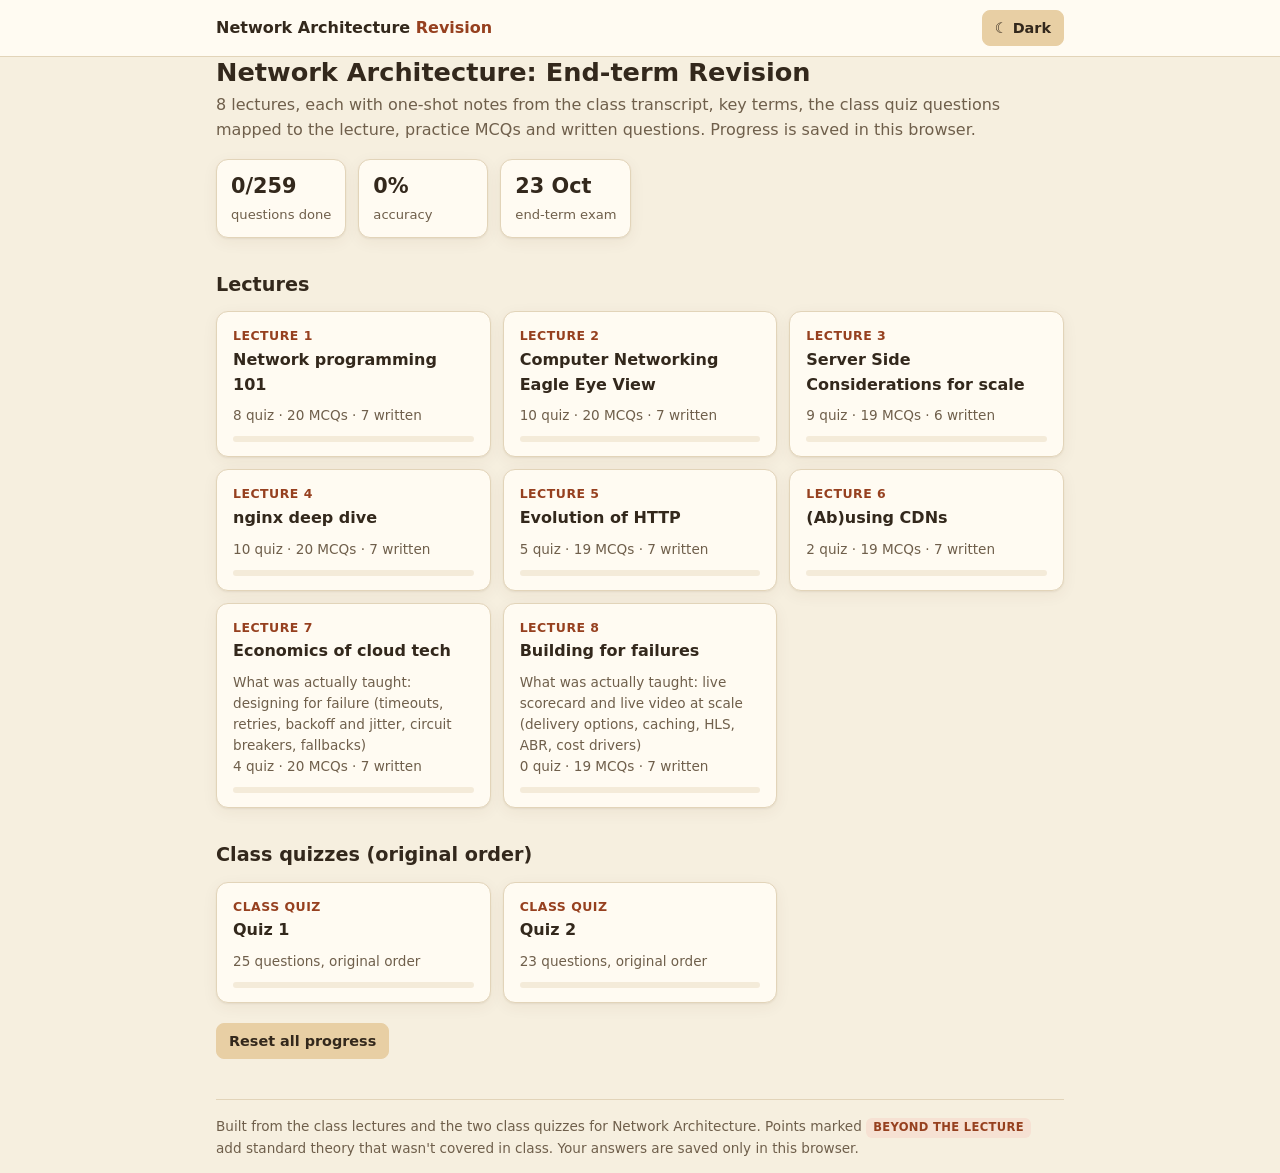
<file: index.html>
<!doctype html>
<html lang="en">
<head>
<meta charset="utf-8">
<meta name="viewport" content="width=device-width, initial-scale=1">
<title>Home · Network Architecture Revision</title>
<meta name="description" content="End-term revision for Network Architecture: notes, quiz questions and practice.">
<link rel="stylesheet" href="assets/style.css?v=22127fae2a">
</head>
<body data-page="index">
<header class="top"><div class="wrap">
  <a class="brand" href="index.html">Network Architecture <span>Revision</span></a>
  <div class="spacer"></div>
  <button class="theme-toggle" type="button">☾ Dark</button>
</div></header>
<main class="wrap">
  <h1>Network Architecture: End-term Revision</h1>
  <p class="sub">8 lectures, each with one-shot notes from the class transcript, key terms, the class quiz questions mapped to the lecture, practice MCQs and written questions. Progress is saved in this browser.</p>
  <div class="summary" id="summary"></div>
  <h2>Lectures</h2>
  <div class="grid" id="grid"></div>
  <h2>Class quizzes (original order)</h2>
  <div class="grid" id="quiz-grid"></div>
  <p style="margin-top:20px"><button class="btn" id="reset-all" type="button">Reset all progress</button></p>

  <p class="foot">Built from the class lectures and the two class quizzes for Network Architecture. Points marked <span class="beyond">Beyond the lecture</span> add standard theory that wasn't covered in class. Your answers are saved only in this browser.</p>
</main>
<script src="data/site.js?v=35b3f3f5b0"></script>
<script src="assets/app.js?v=5c8128cb77"></script>
</body>
</html>
</file>
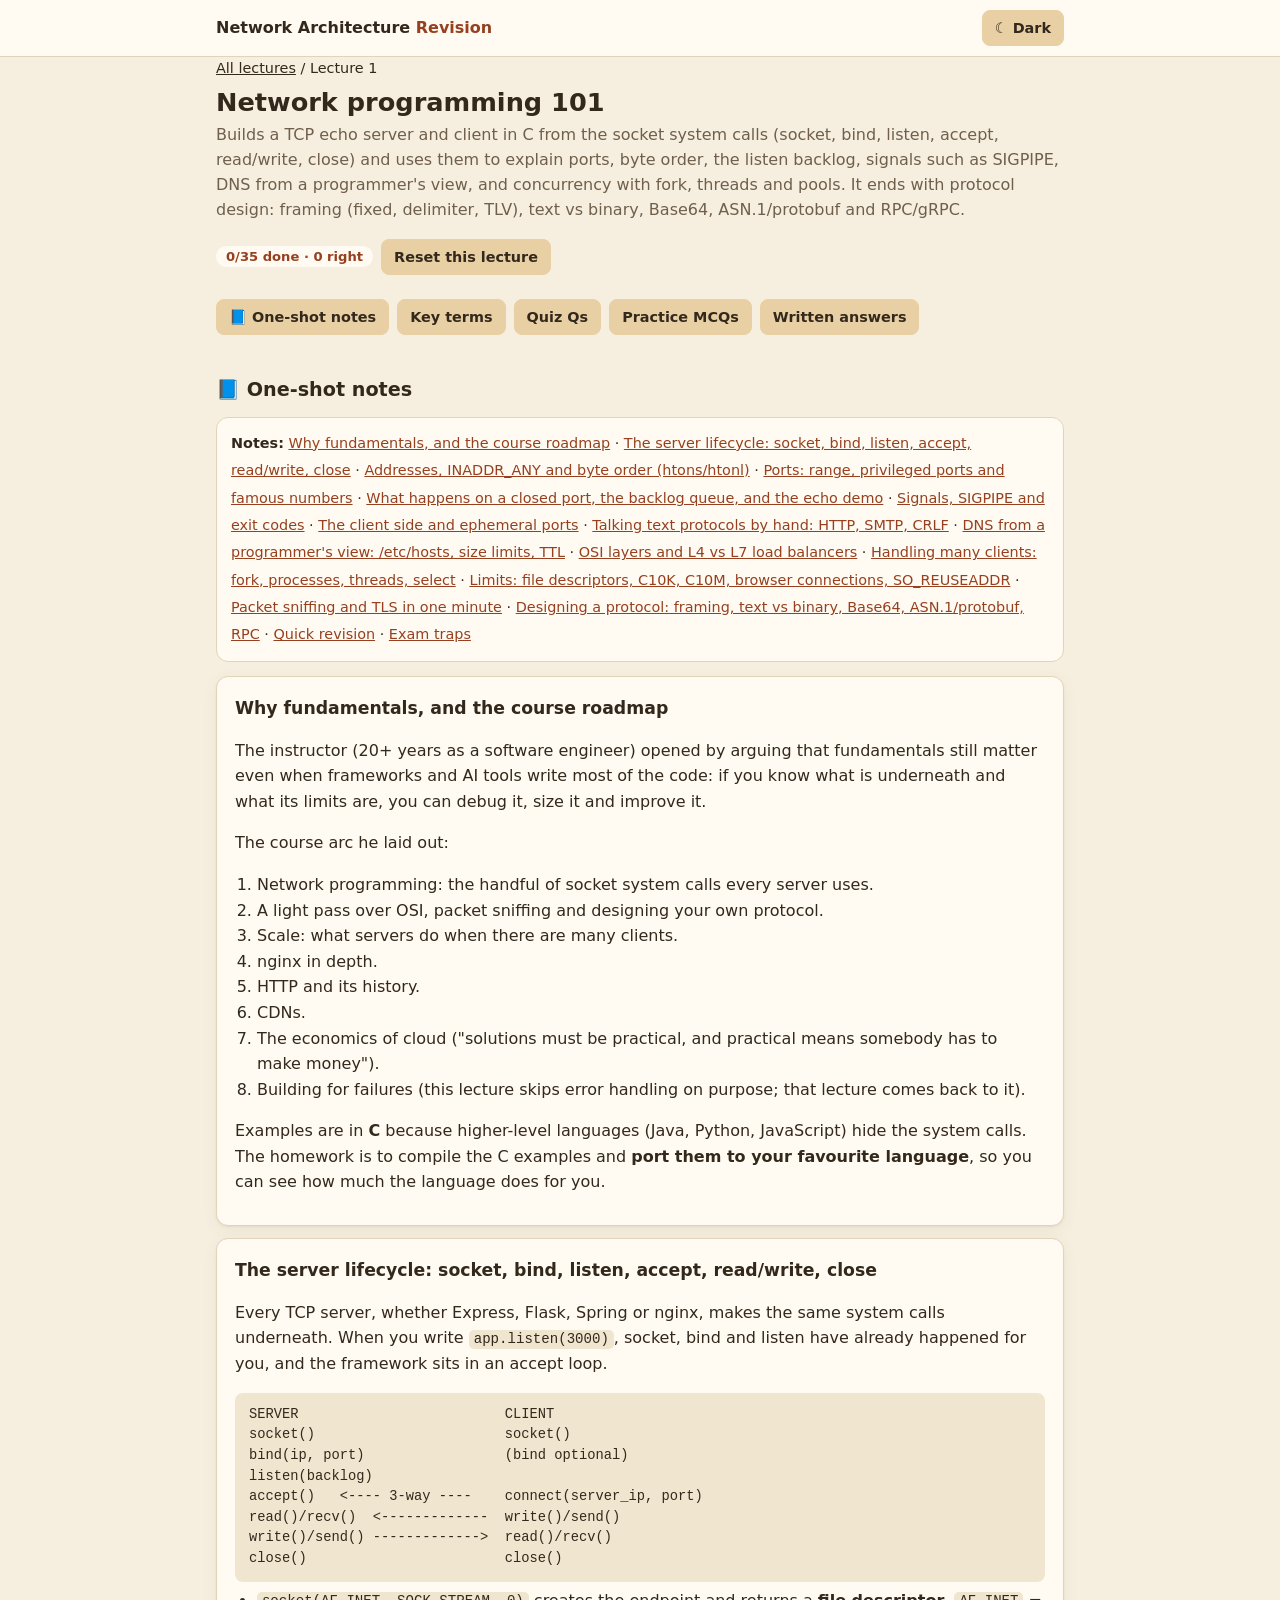
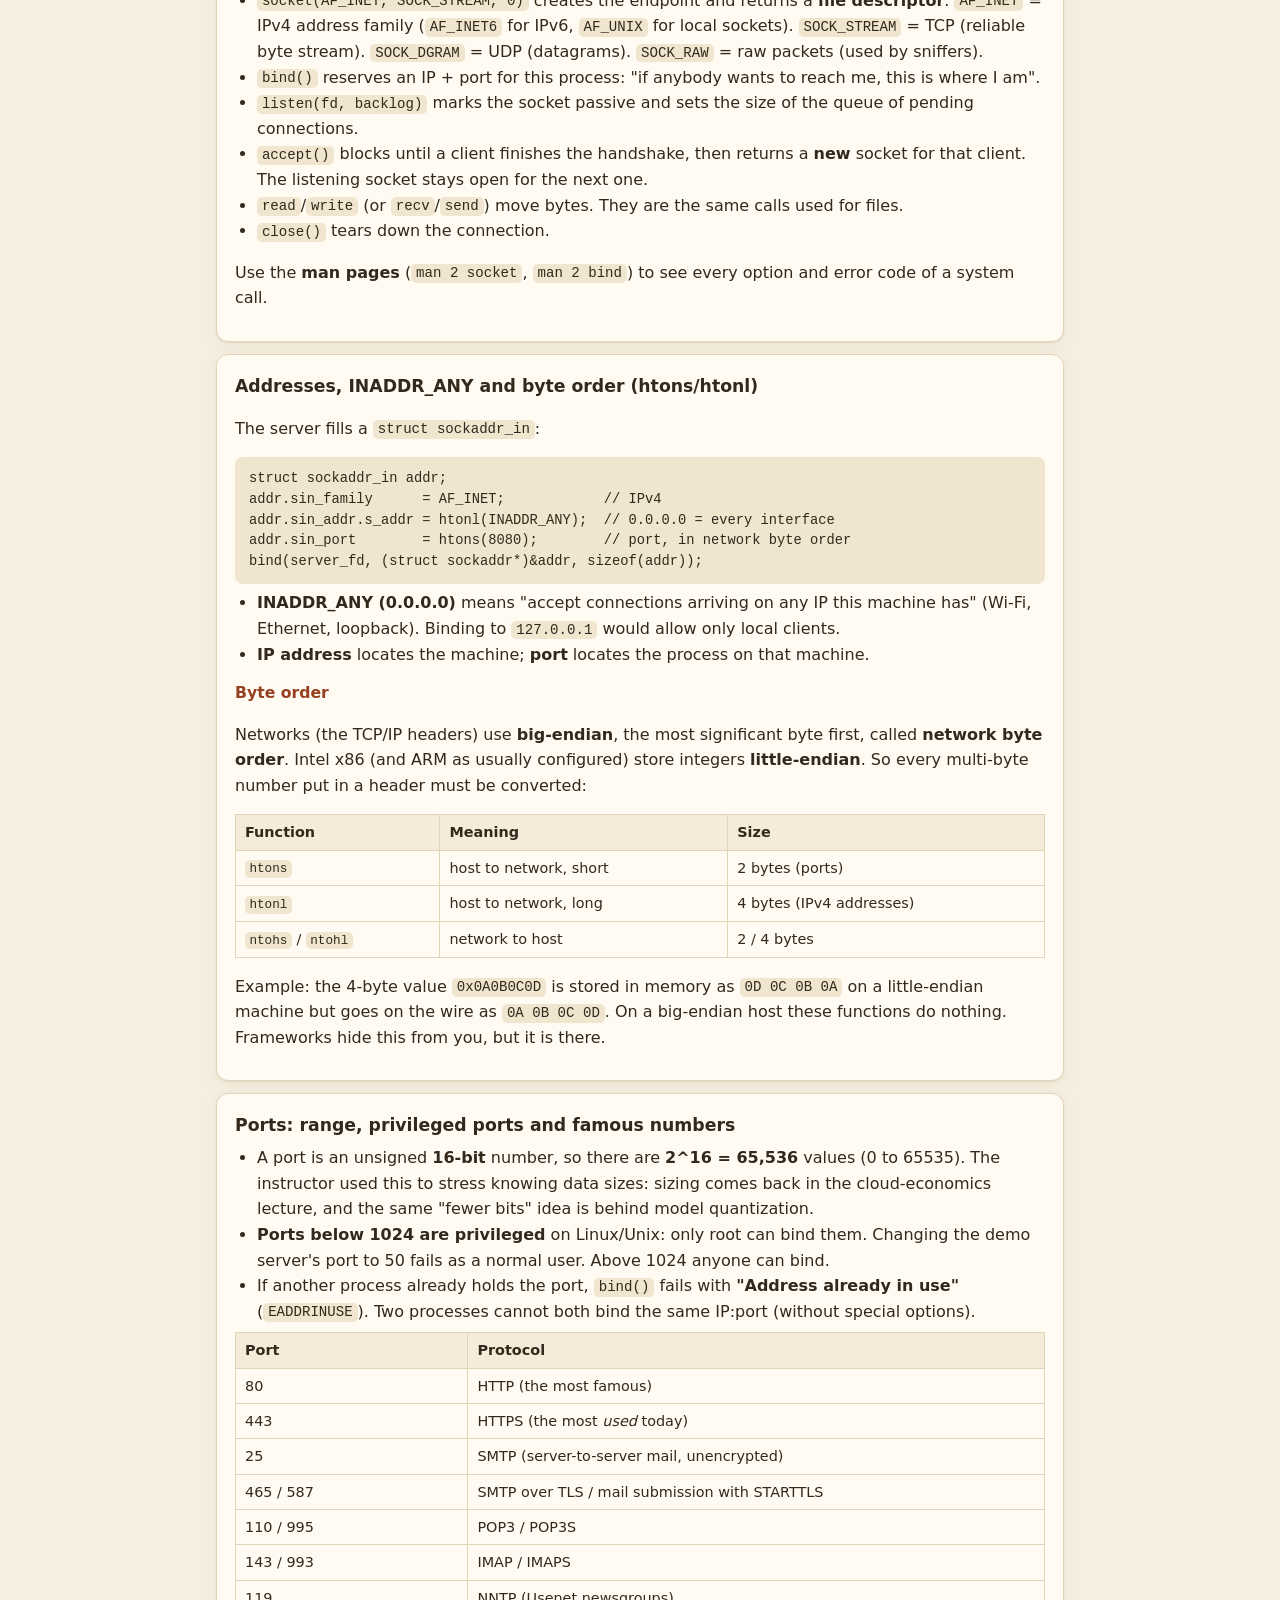
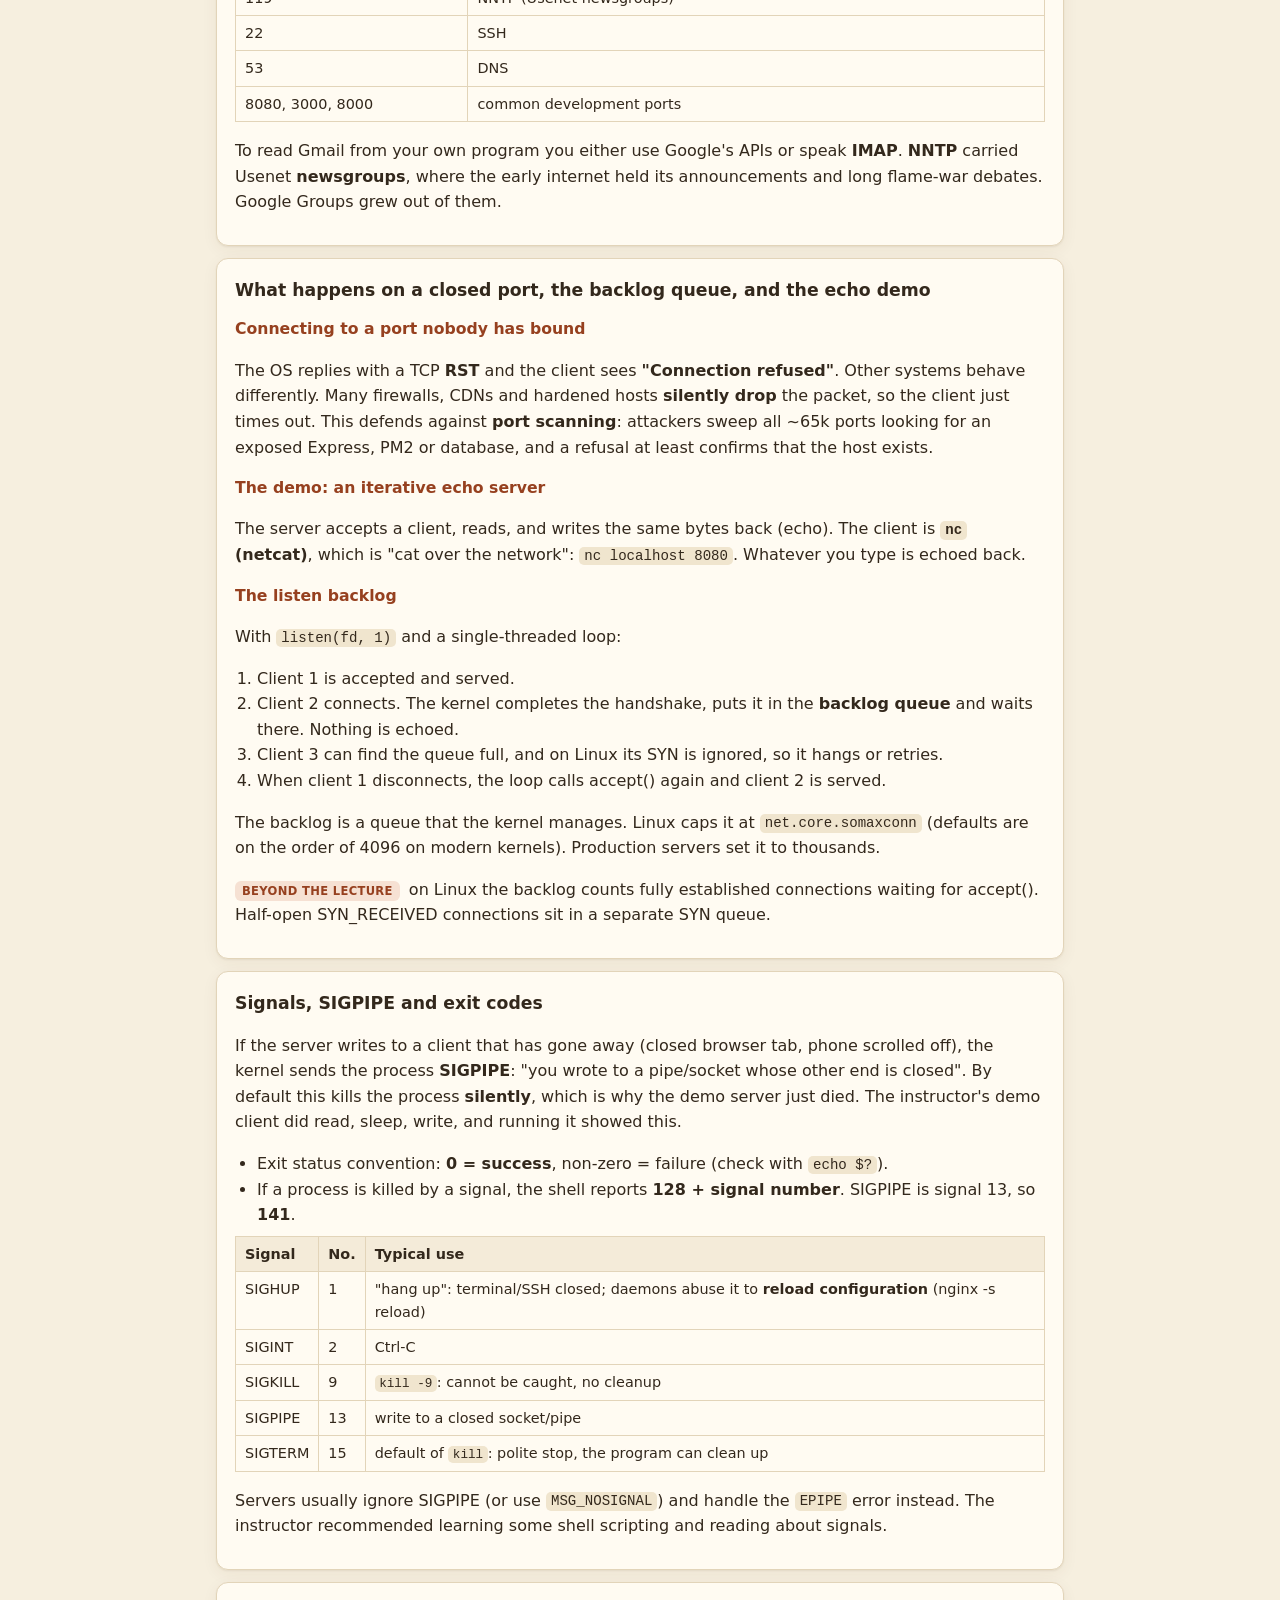
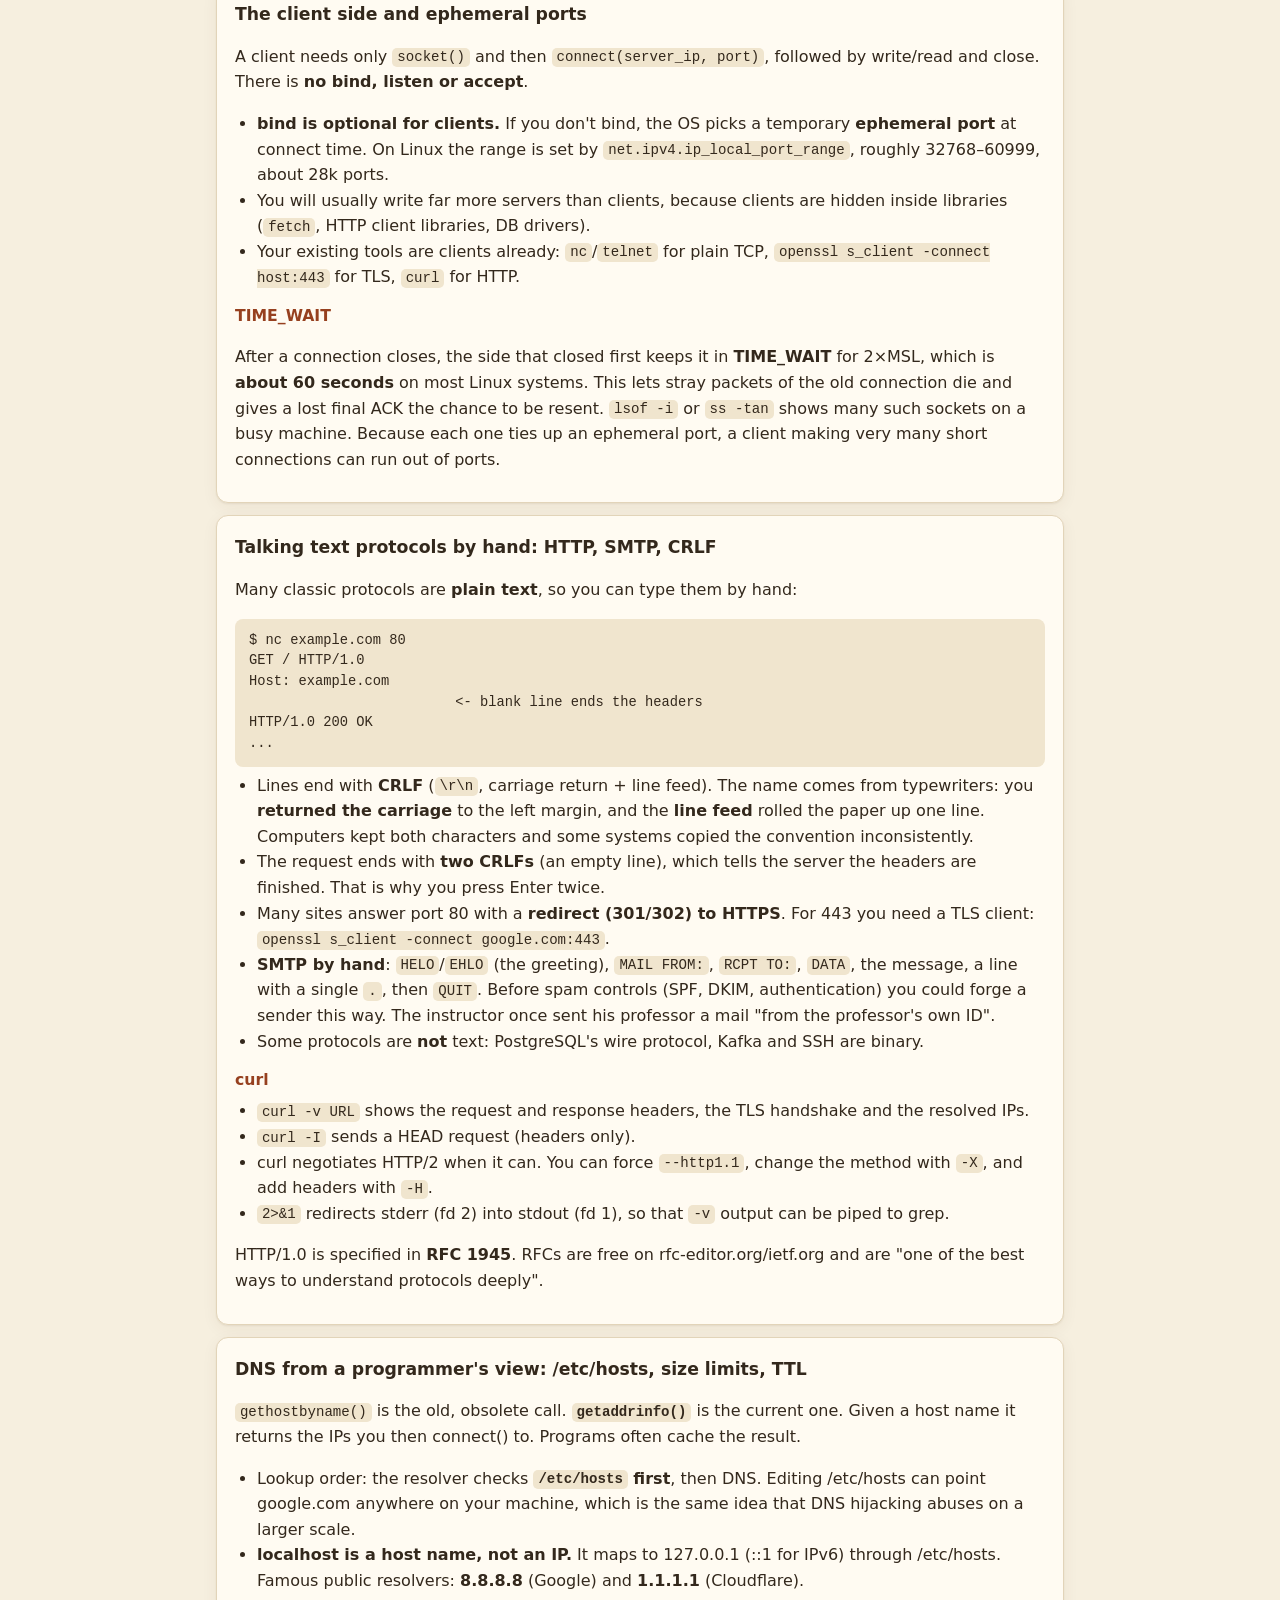
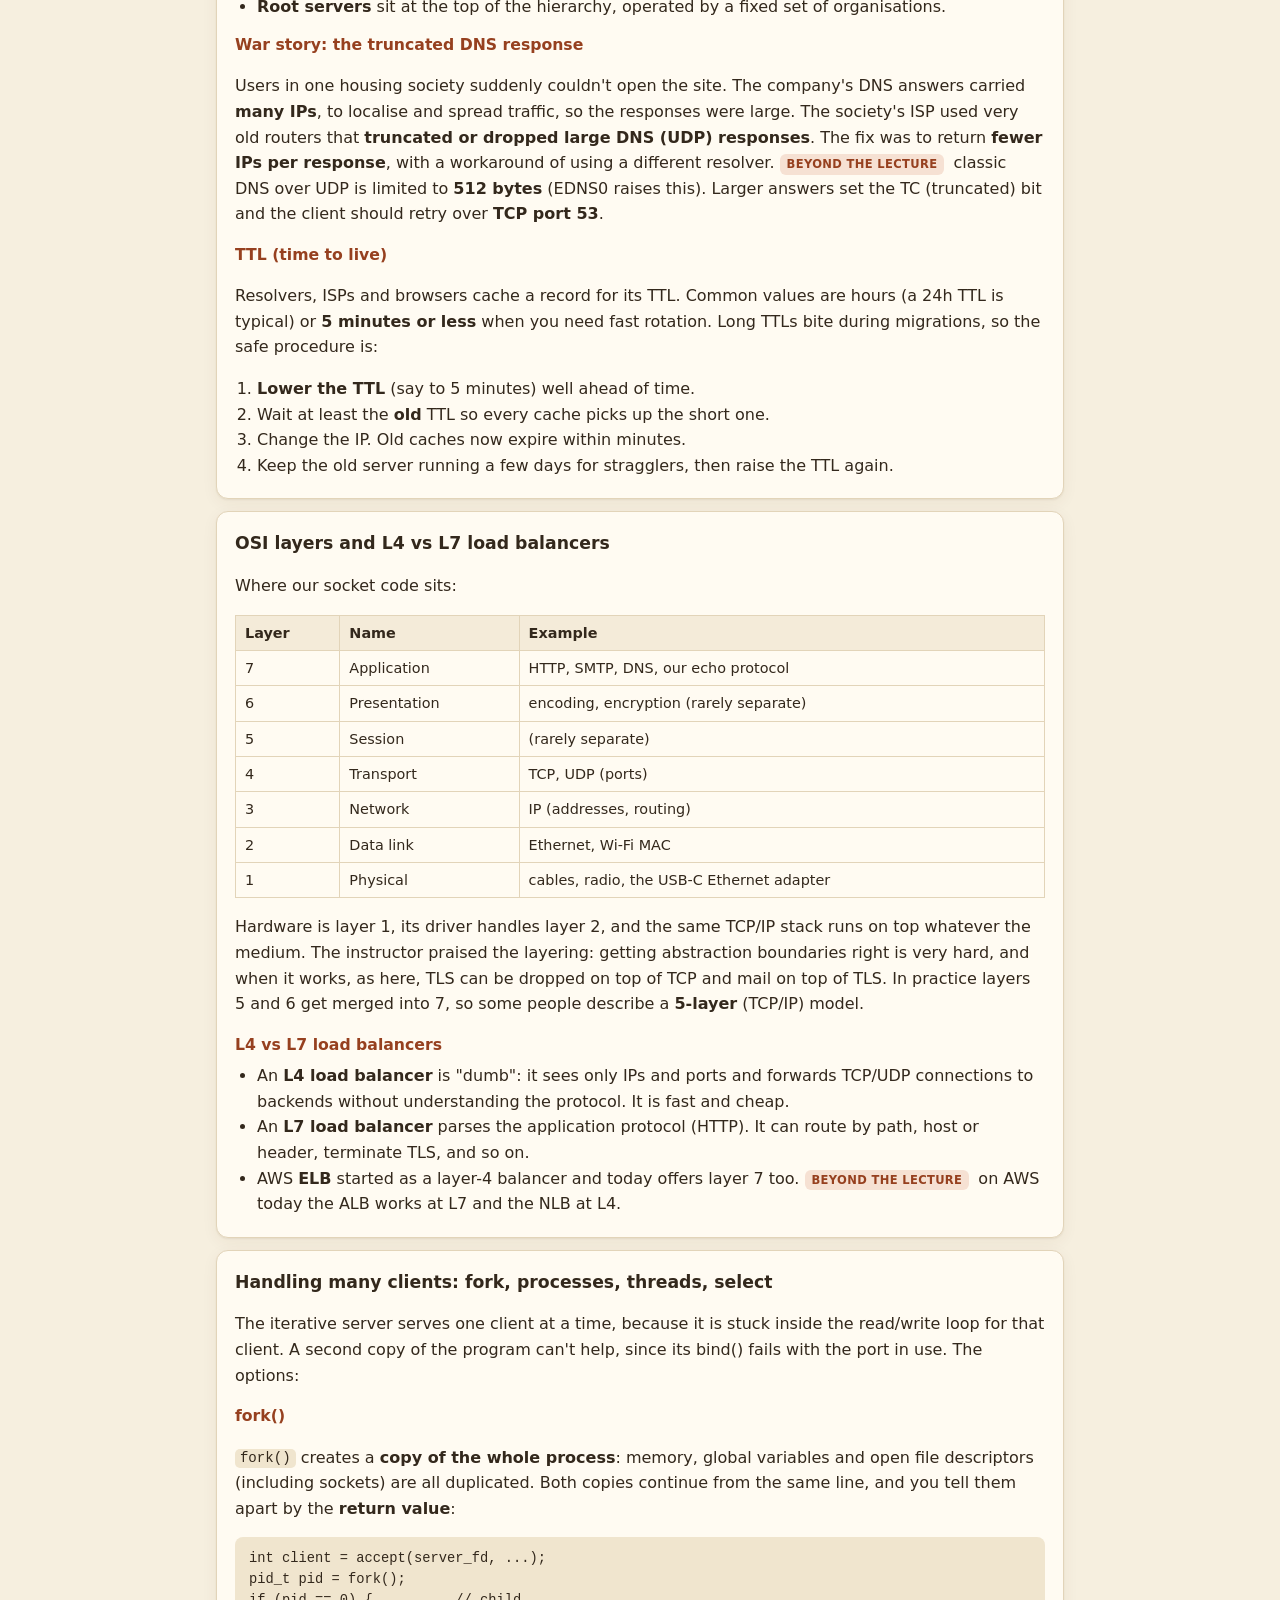
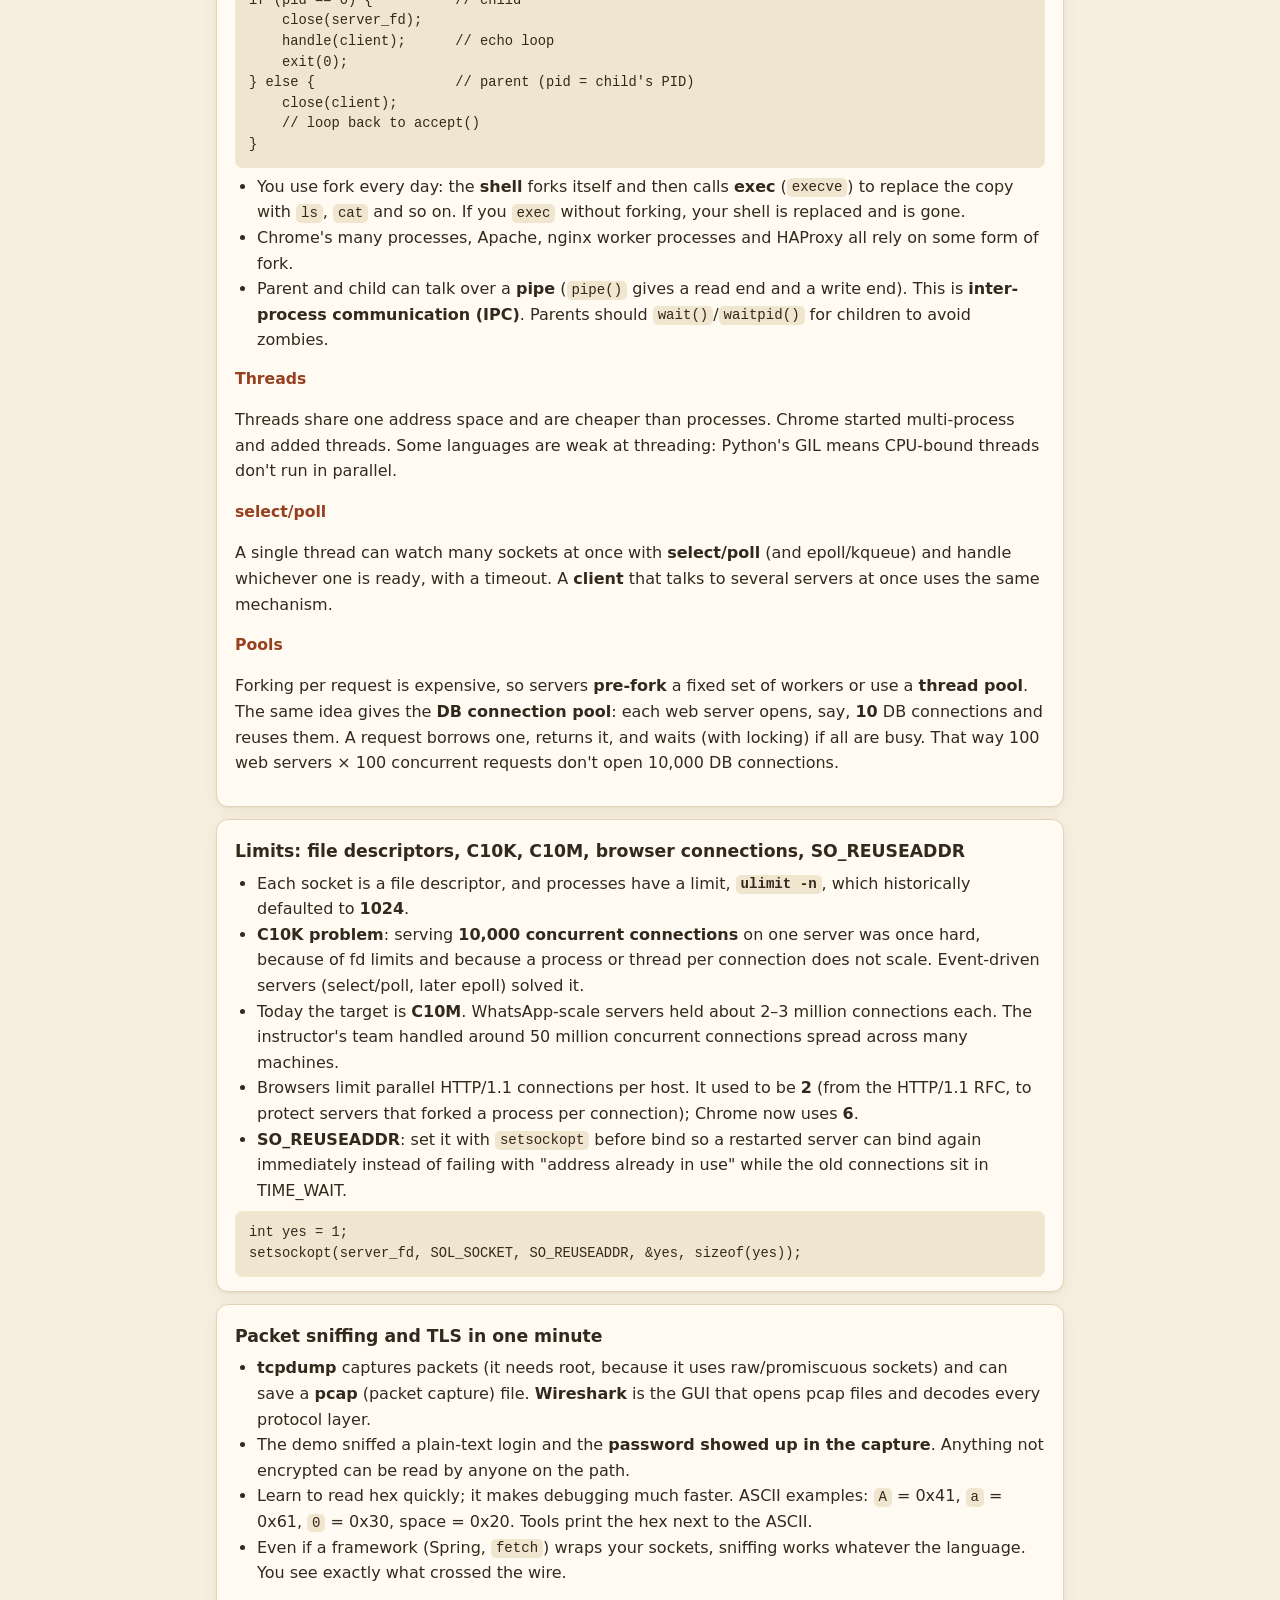
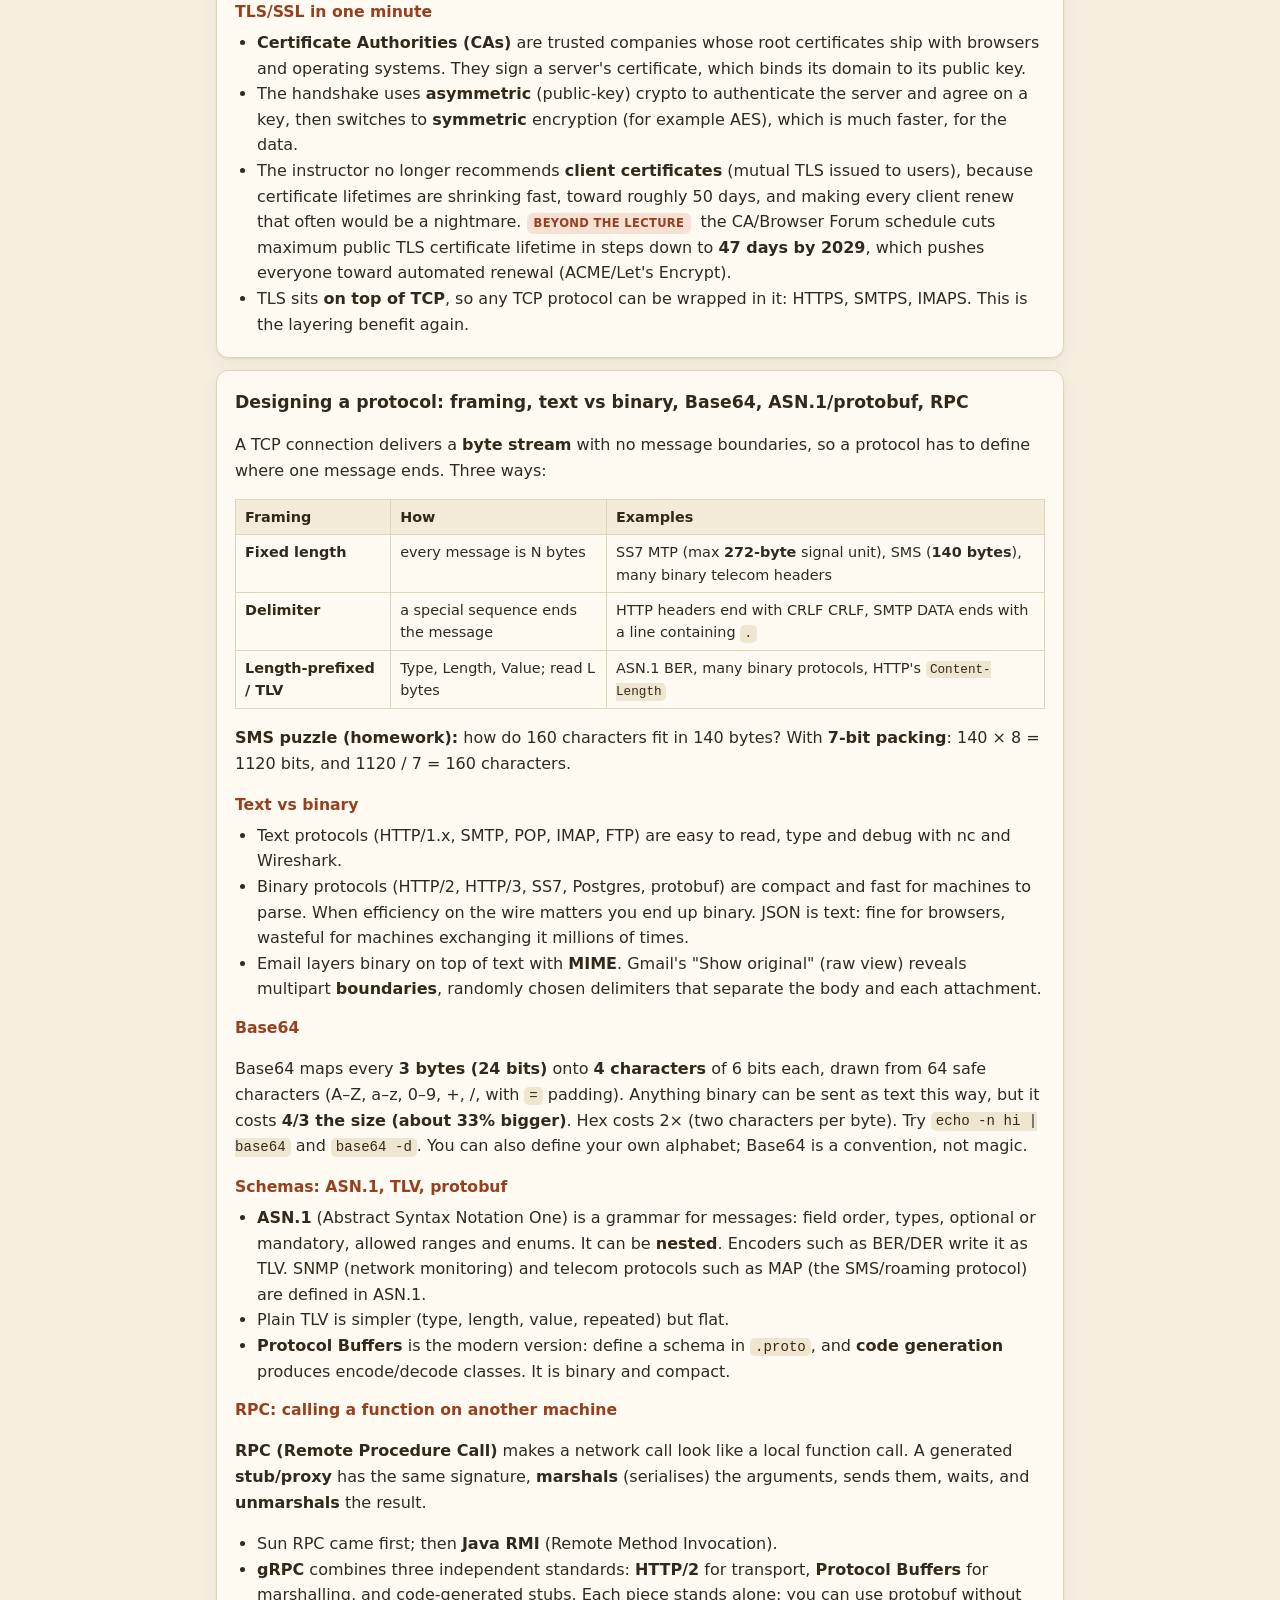
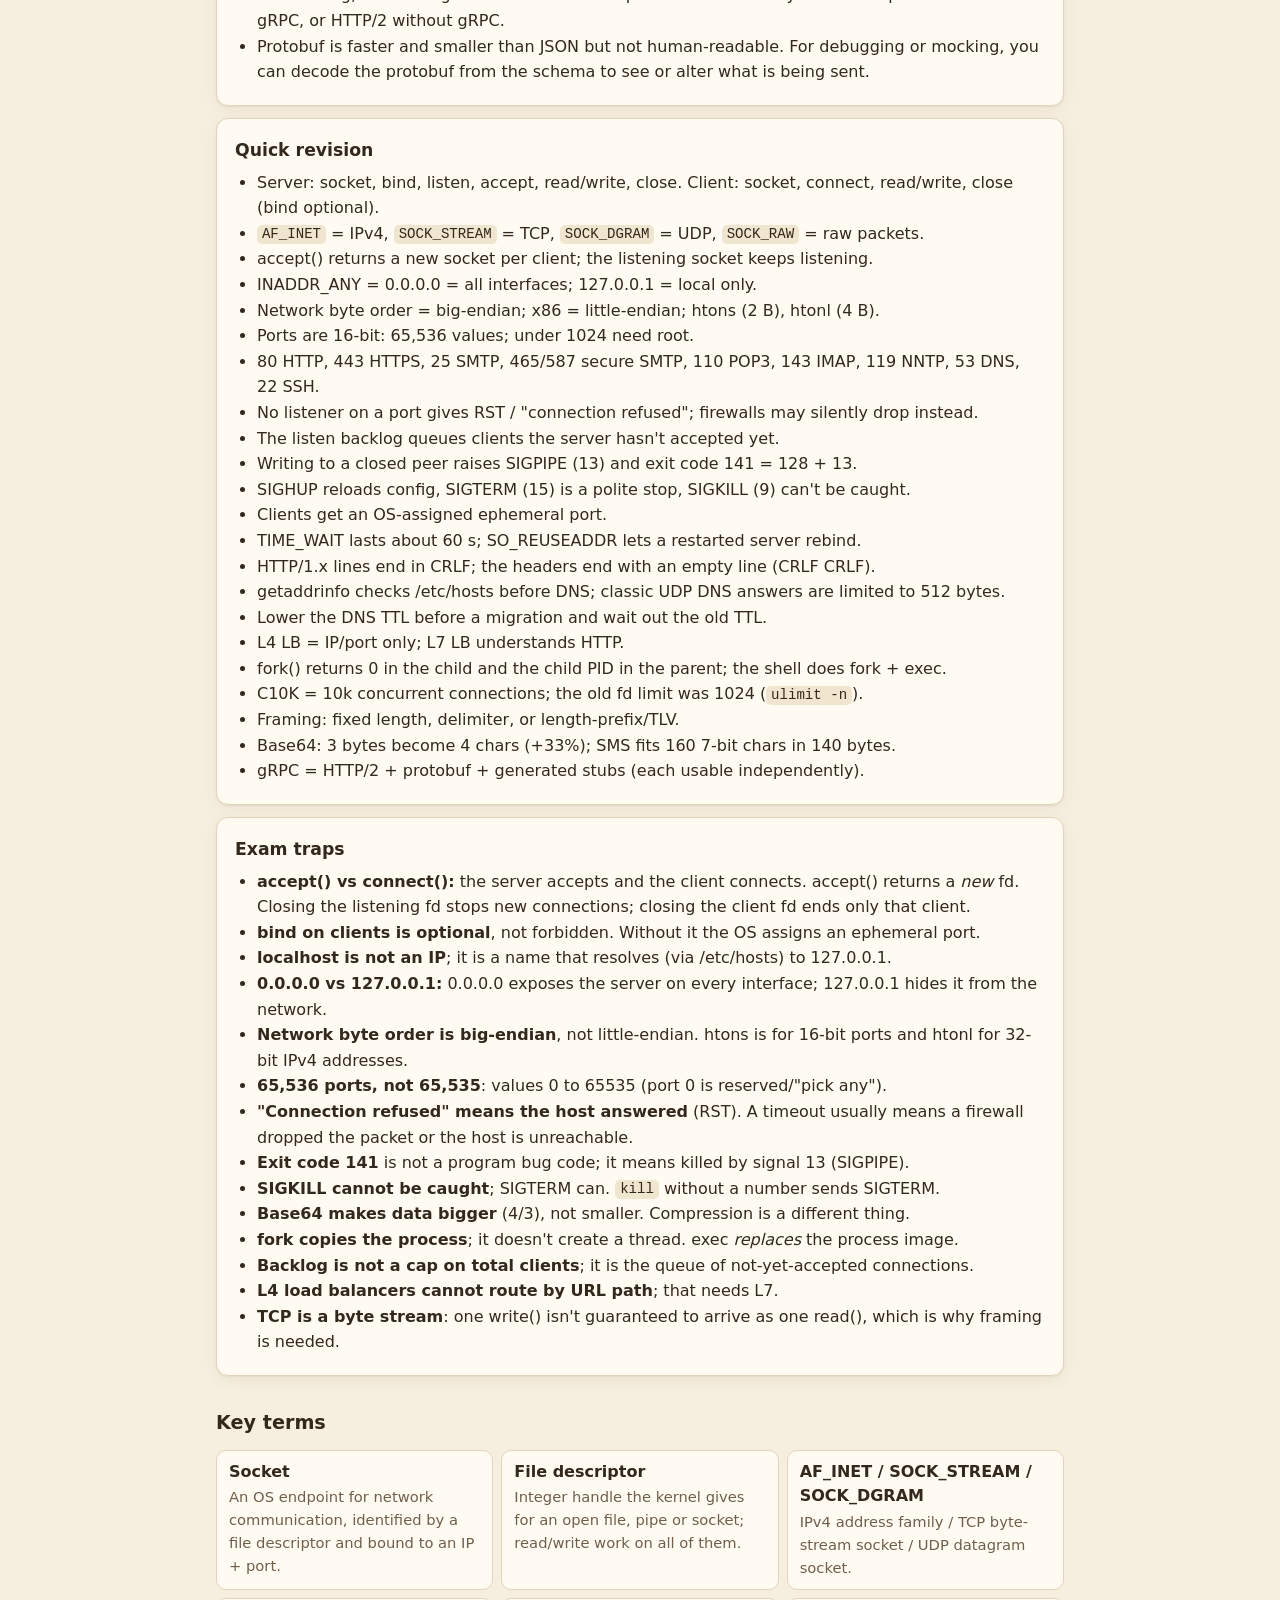
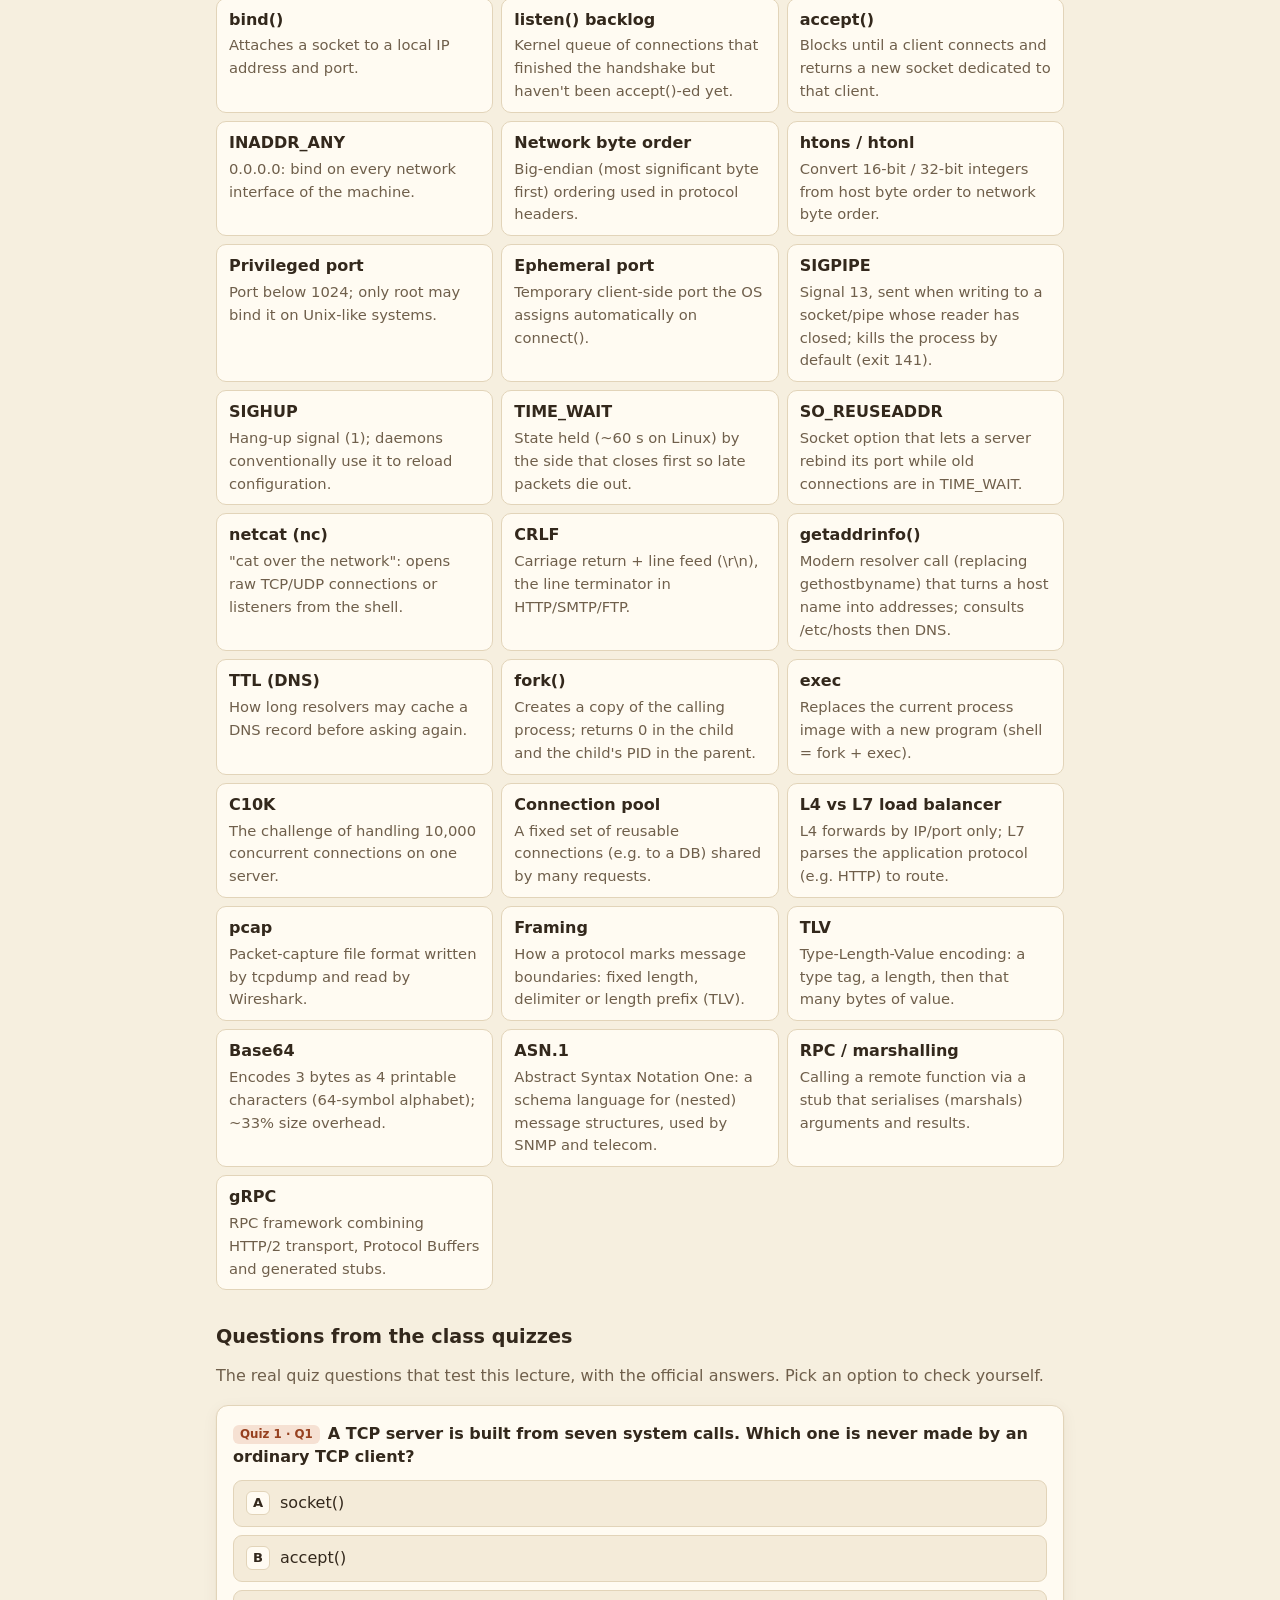
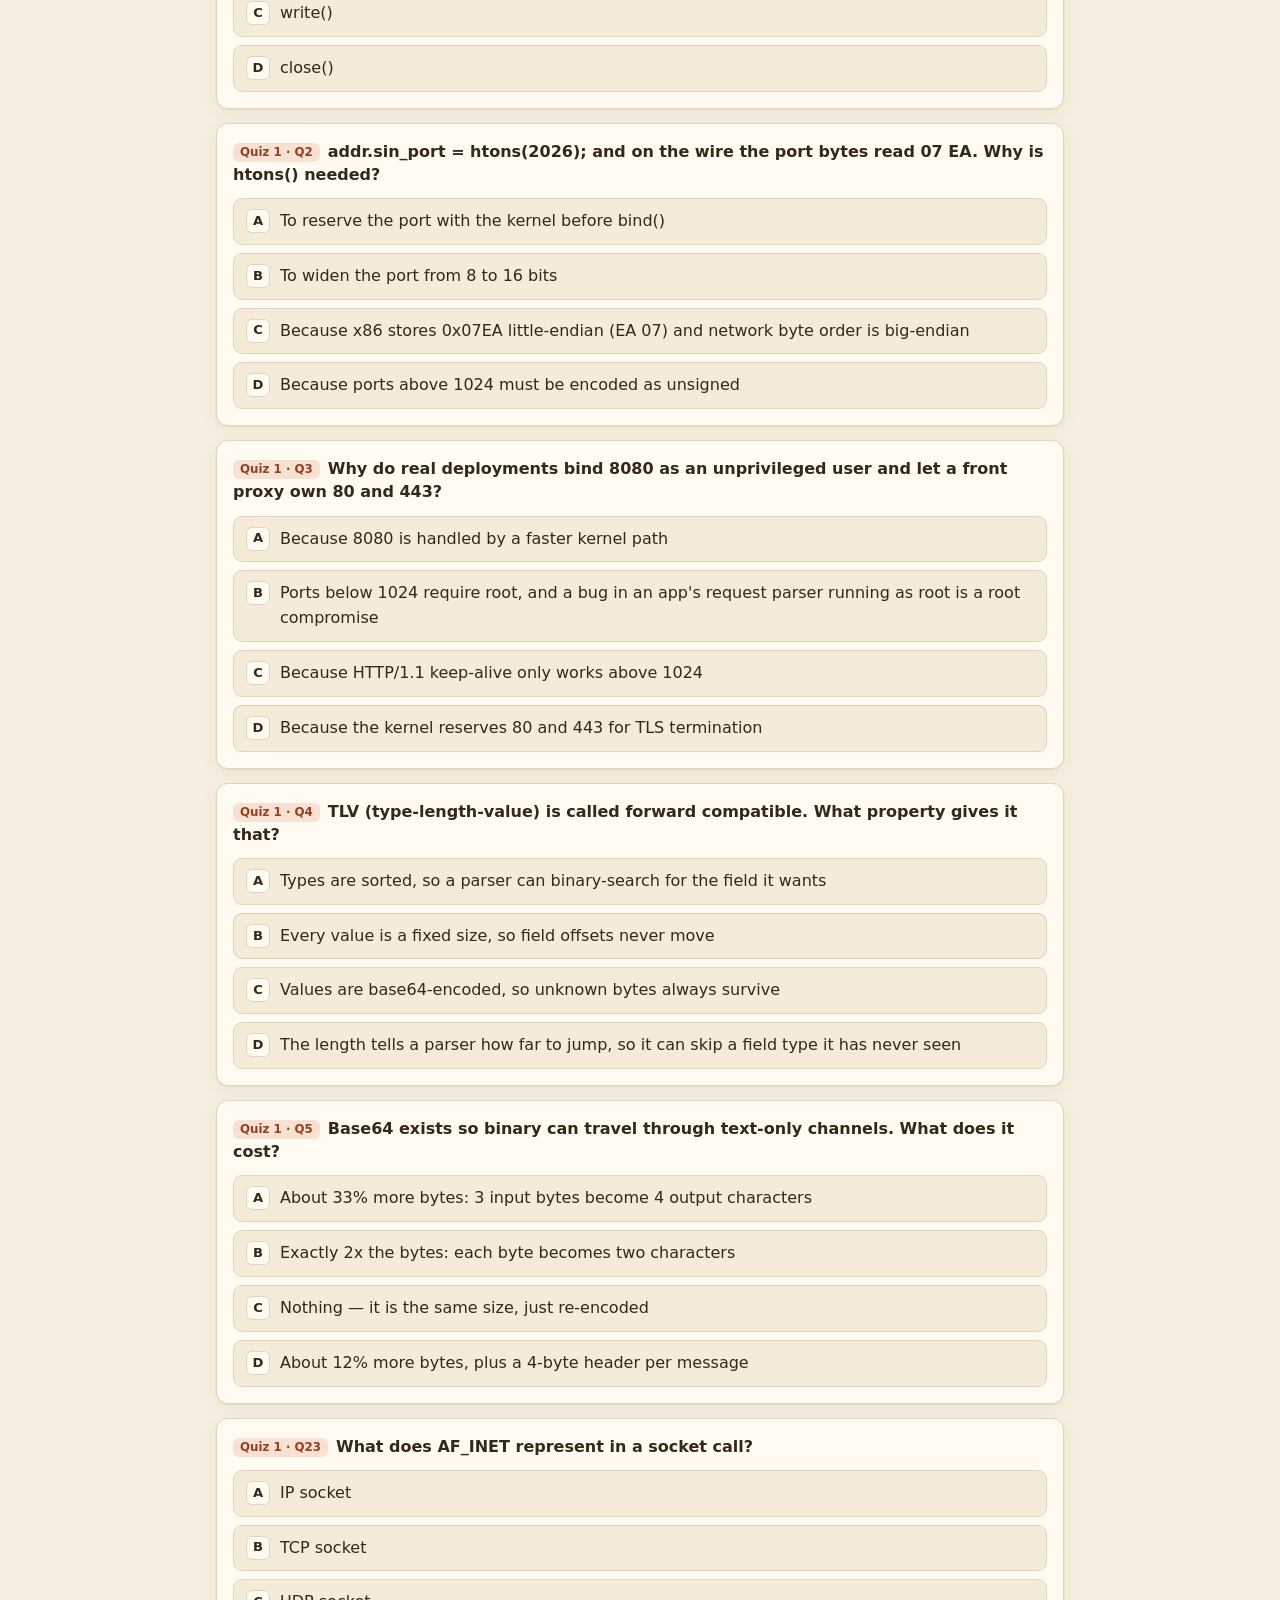
<file: lectures/lecture-01.html>
<!doctype html>
<html lang="en">
<head>
<meta charset="utf-8">
<meta name="viewport" content="width=device-width, initial-scale=1">
<title>Lecture 1: Network programming 101 · Network Architecture Revision</title>
<meta name="description" content="Builds a TCP echo server and client in C from the socket system calls (socket, bind, listen, accept, read/write, close) and uses them to explain ports">
<link rel="stylesheet" href="../assets/style.css?v=22127fae2a">
</head>
<body data-page="lecture">
<header class="top"><div class="wrap">
  <a class="brand" href="../index.html">Network Architecture <span>Revision</span></a>
  <div class="spacer"></div>
  <button class="theme-toggle" type="button">☾ Dark</button>
</div></header>
<main class="wrap">
  <div class="crumbs"><a href="../index.html">All lectures</a> / <span id="l-num"></span></div>
  <h1 id="l-title"></h1>
  <p class="sub" id="l-sub"></p>
  <div class="score-line"><span id="score"></span><button class="btn" id="reset" type="button">Reset this lecture</button></div>
  <nav class="section-nav" aria-label="Sections">
    <a class="btn" href="#sec-notes">📘 One-shot notes</a>
    <a class="btn" href="#sec-terms">Key terms</a>
    <a class="btn" href="#sec-quiz">Quiz Qs</a>
    <a class="btn" href="#sec-mcq">Practice MCQs</a>
    <a class="btn" href="#sec-short">Written answers</a>
  </nav>
  <h2 id="sec-notes">📘 One-shot notes</h2>
  <div class="toc" id="toc"></div>
  <div id="notes"></div>
  <h2 id="sec-terms">Key terms</h2>
  <div id="terms"></div>
  <h2 id="sec-quiz">Questions from the class quizzes</h2>
  <p class="sub">The real quiz questions that test this lecture, with the official answers. Pick an option to check yourself.</p>
  <div id="quiz"></div>
  <h2 id="sec-mcq">Practice MCQs</h2>
  <p class="sub">Exam-style questions on everything in this lecture: green if you're right, red if not, with an explanation either way.</p>
  <div id="mcqs"></div>
  <h2 id="sec-short">Written answers</h2>
  <p class="sub">Write your answer and press <b>Check answer</b>: it is green only when every key point is covered.</p>
  <div id="short"></div>
  <nav class="pager" id="pager" aria-label="Lecture navigation"></nav>

  <p class="foot">Built from the class lectures and the two class quizzes for Network Architecture. Points marked <span class="beyond">Beyond the lecture</span> add standard theory that wasn't covered in class. Your answers are saved only in this browser.</p>
</main>
<script src="../data/site.js?v=35b3f3f5b0"></script>
<script src="../data/lecture-01.js?v=d0085a1a8b"></script>
<script src="../assets/app.js?v=5c8128cb77"></script>
</body>
</html>
</file>
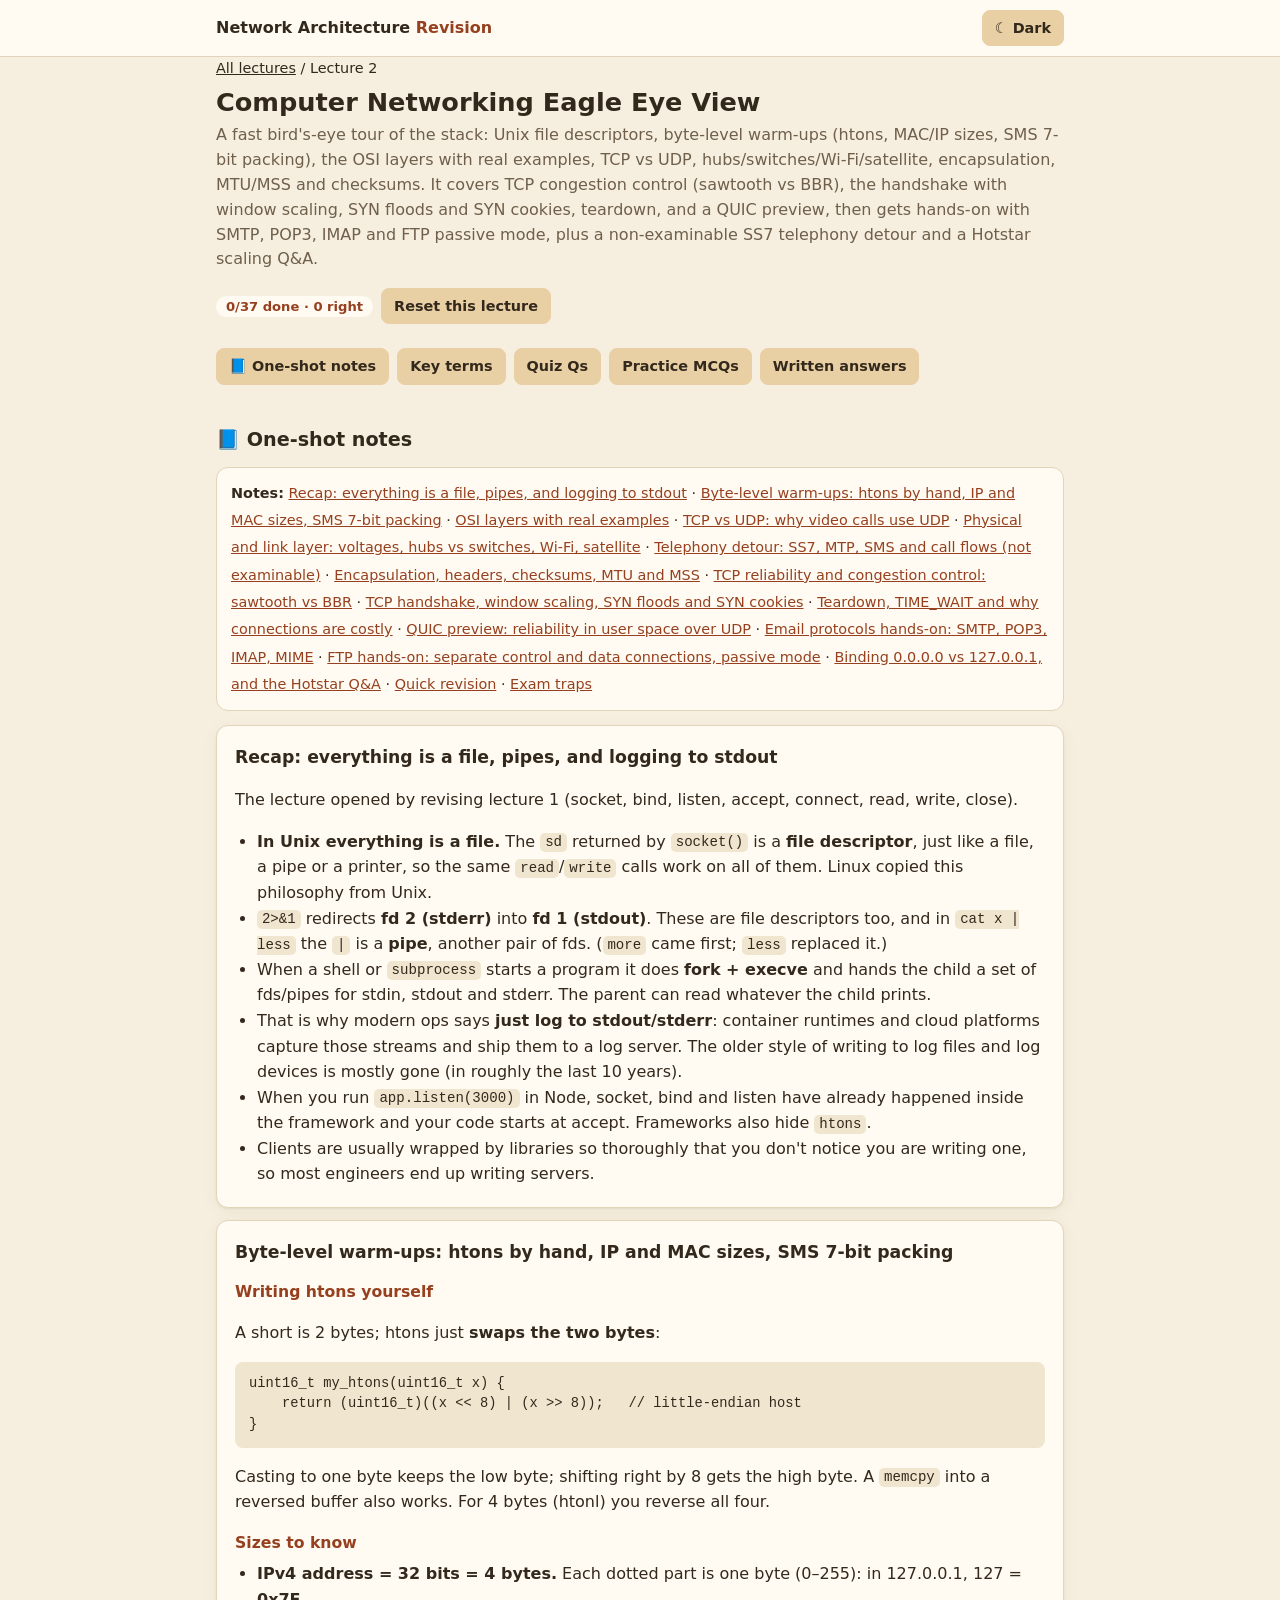
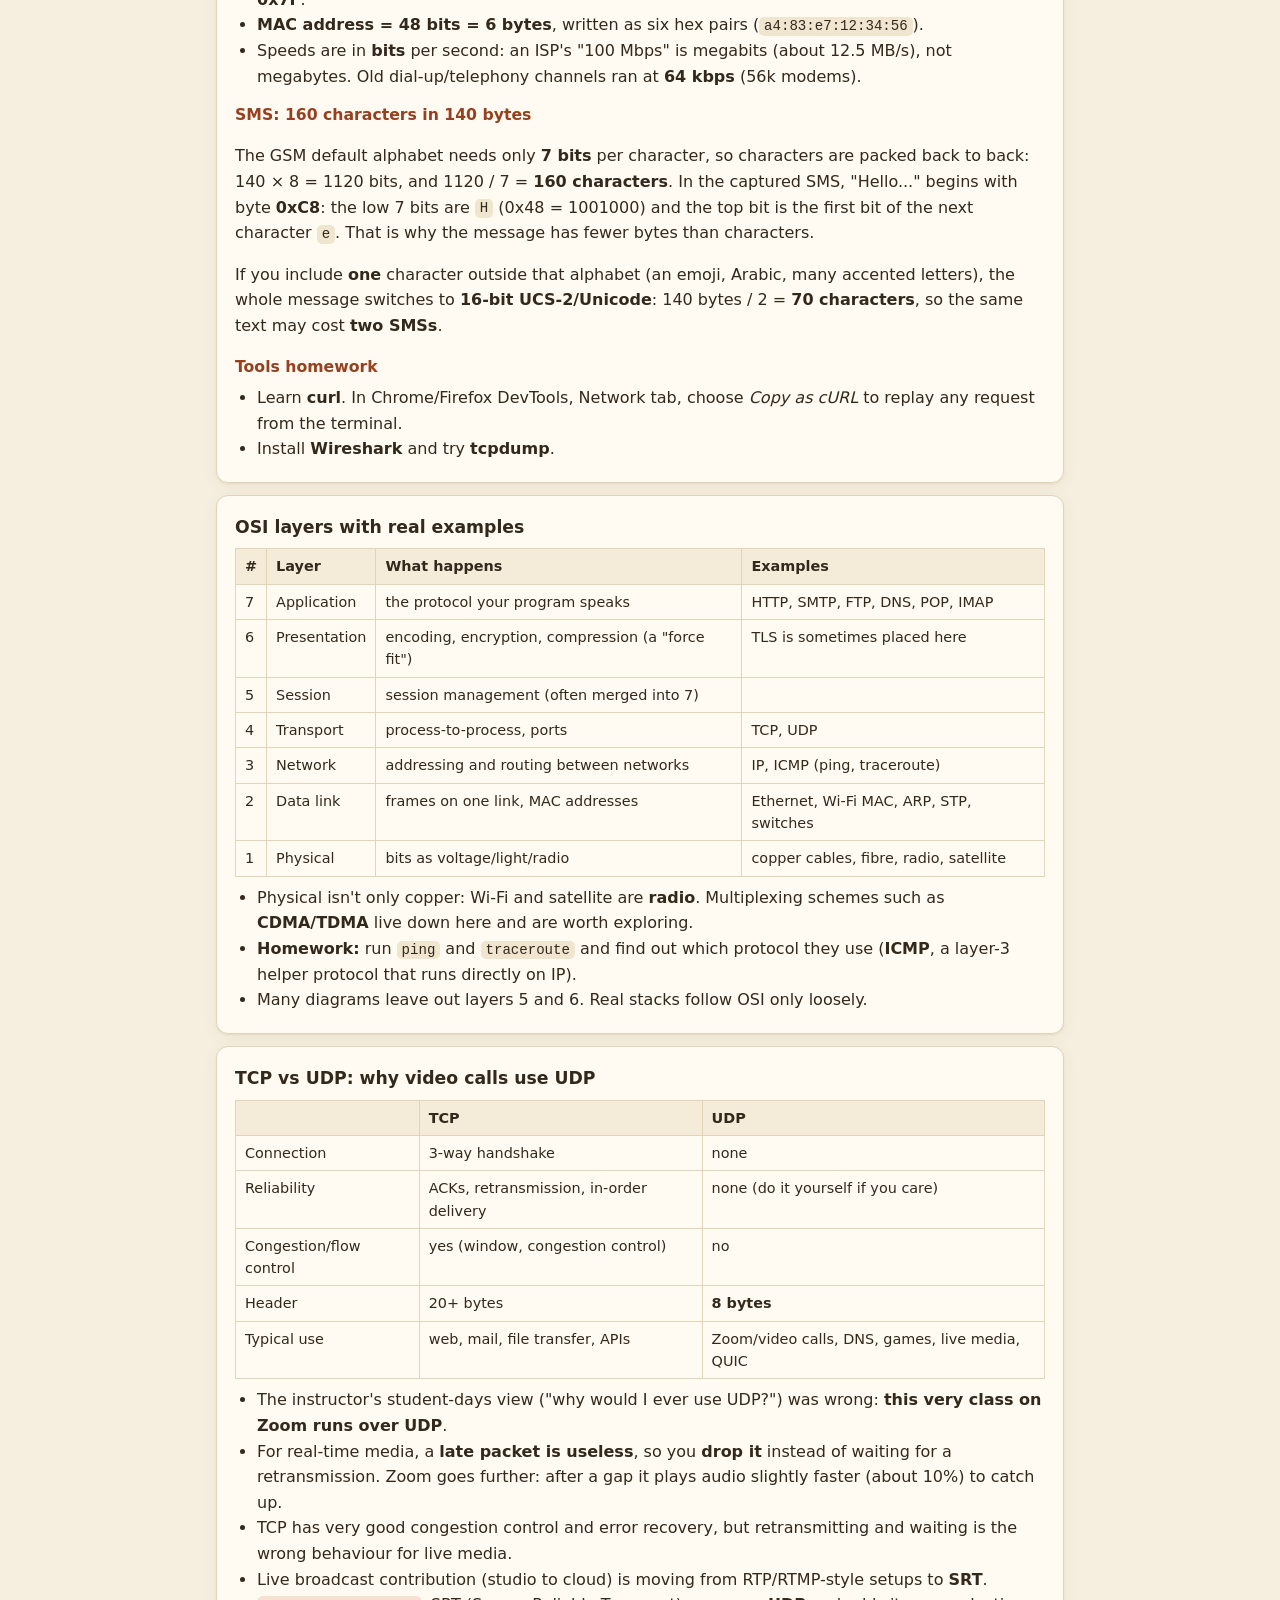
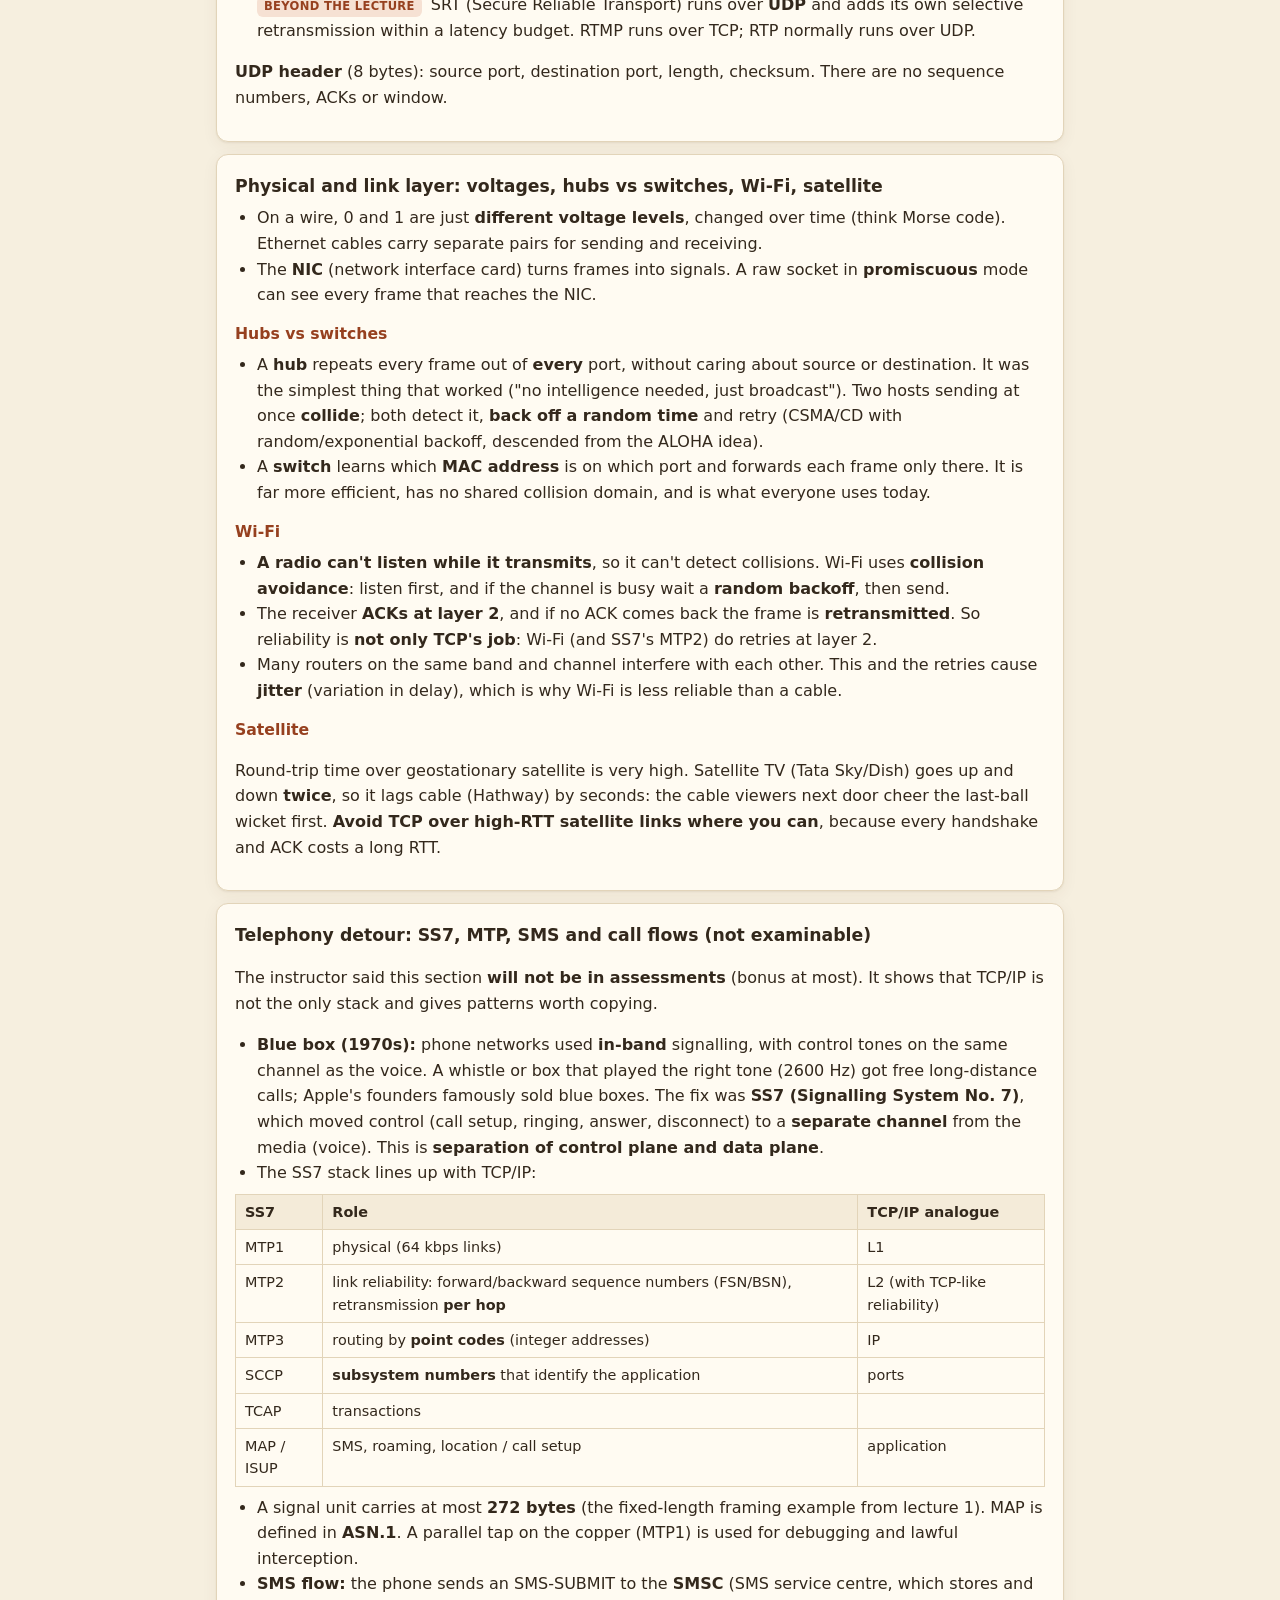
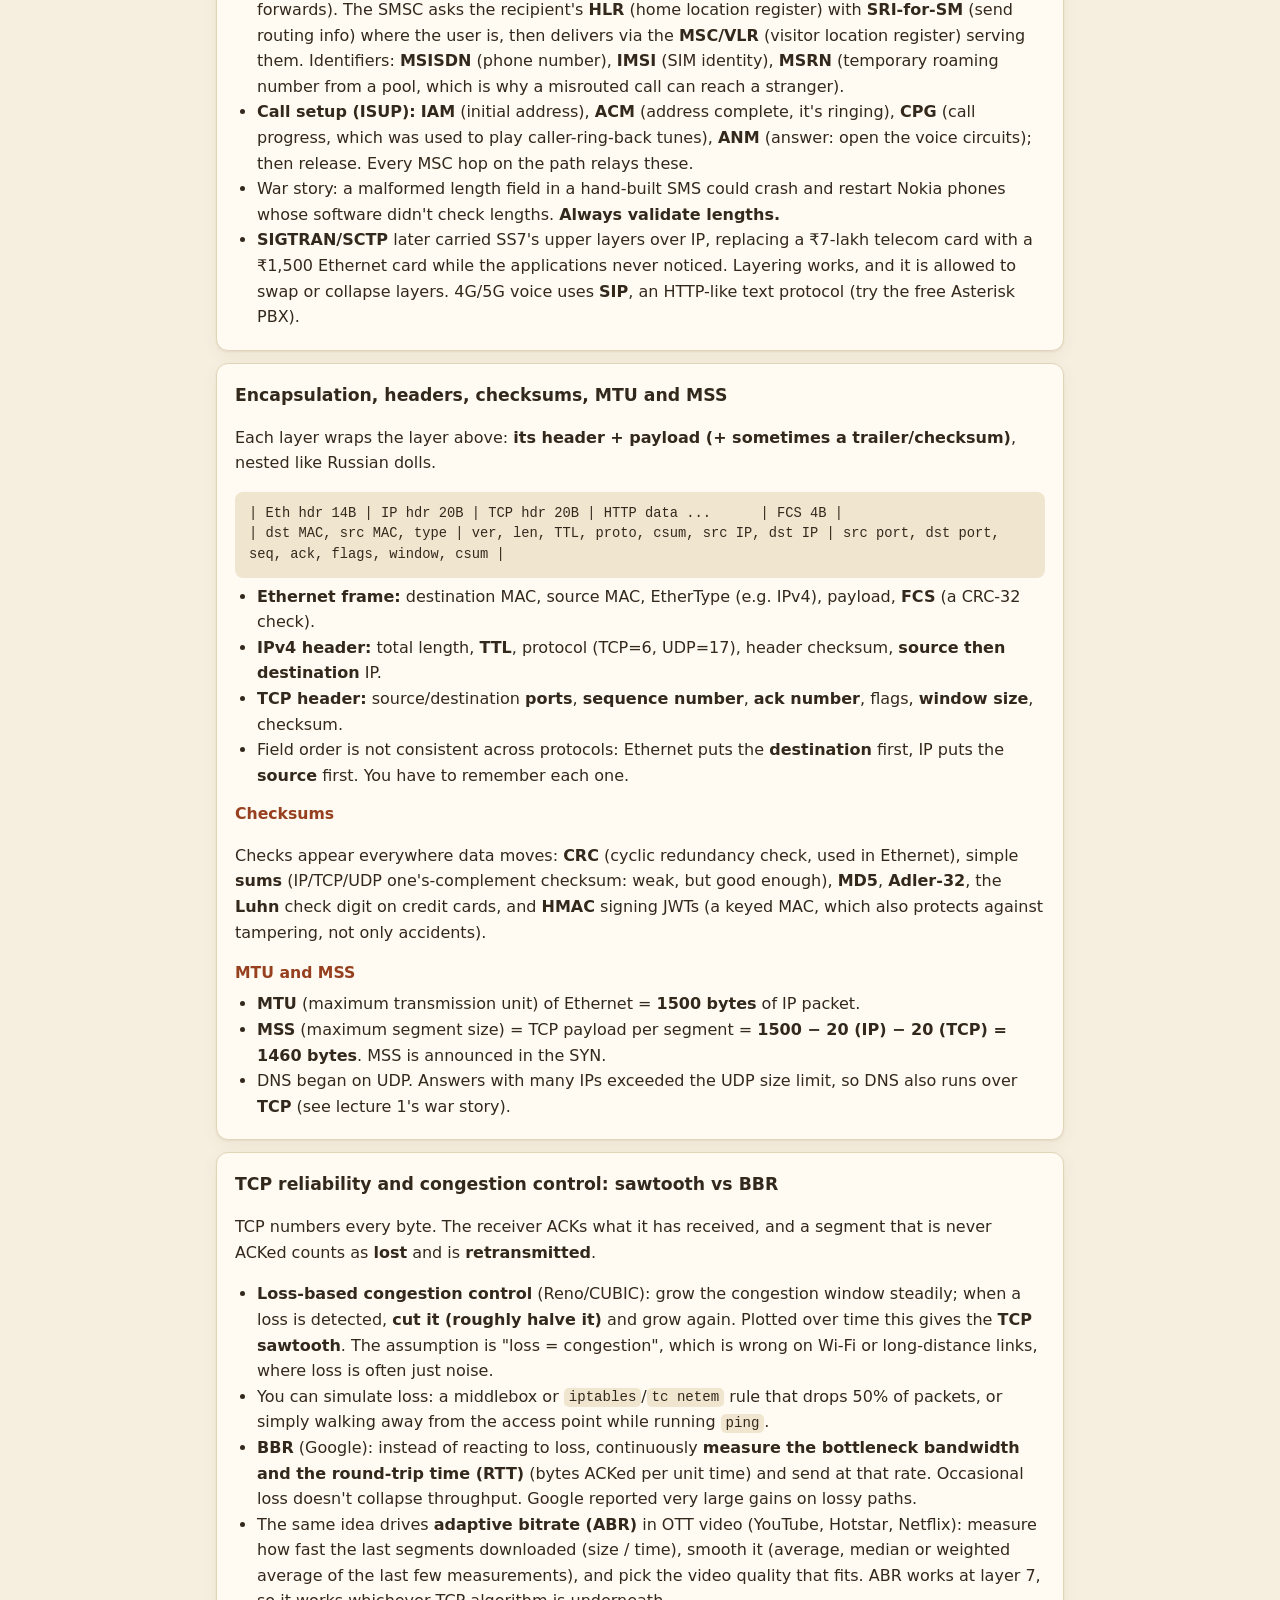
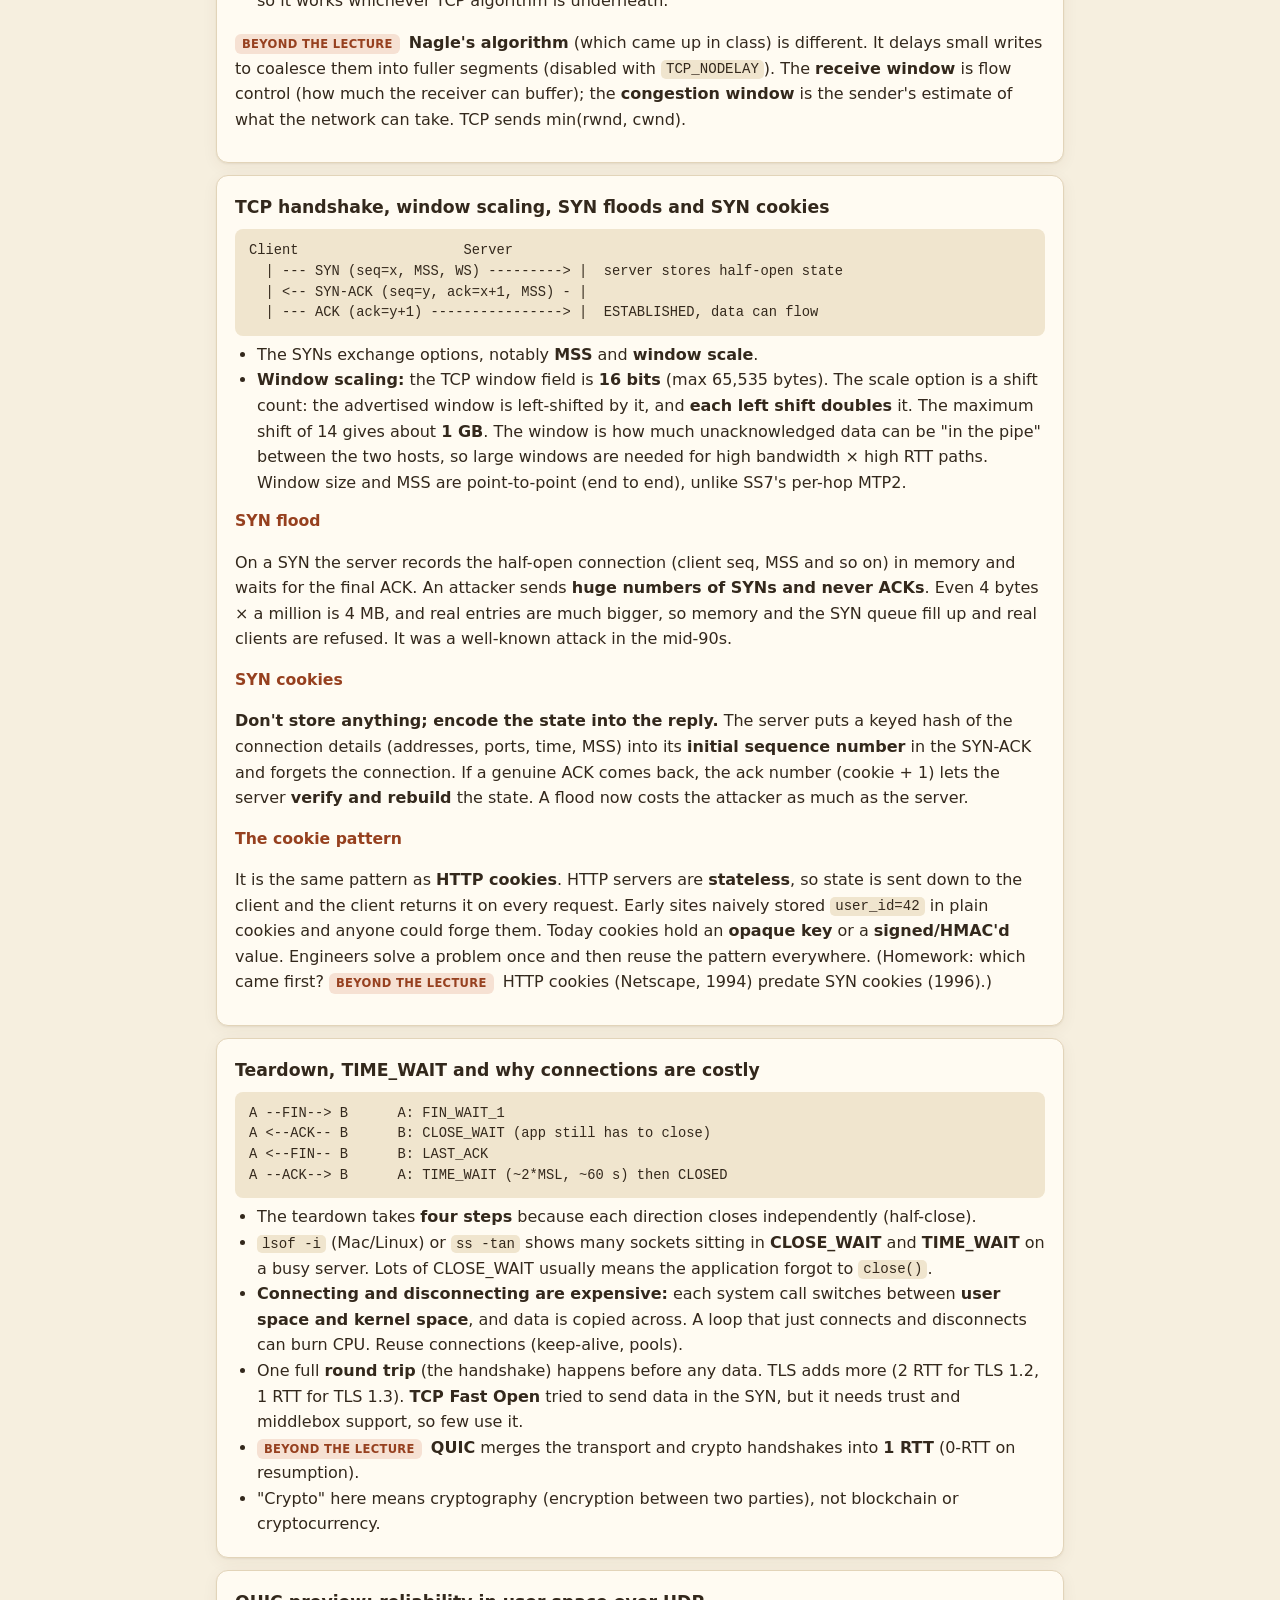
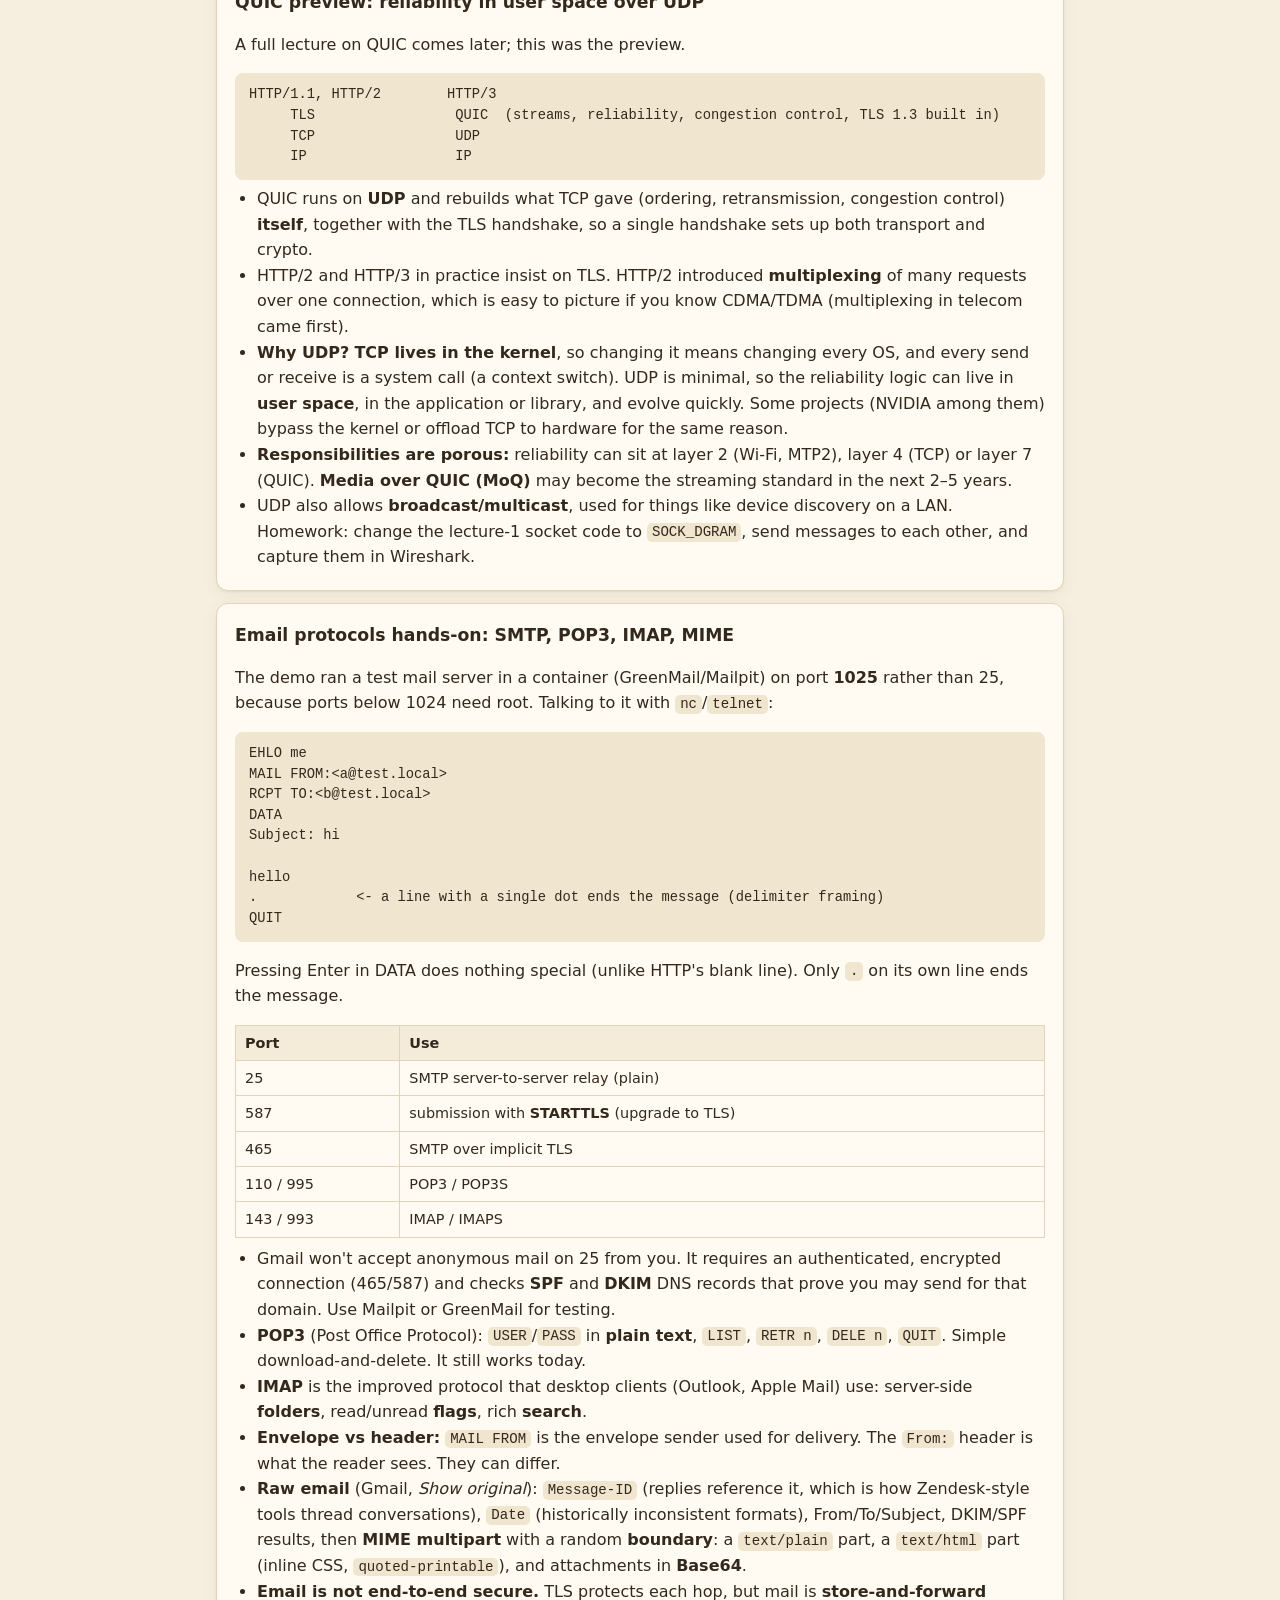
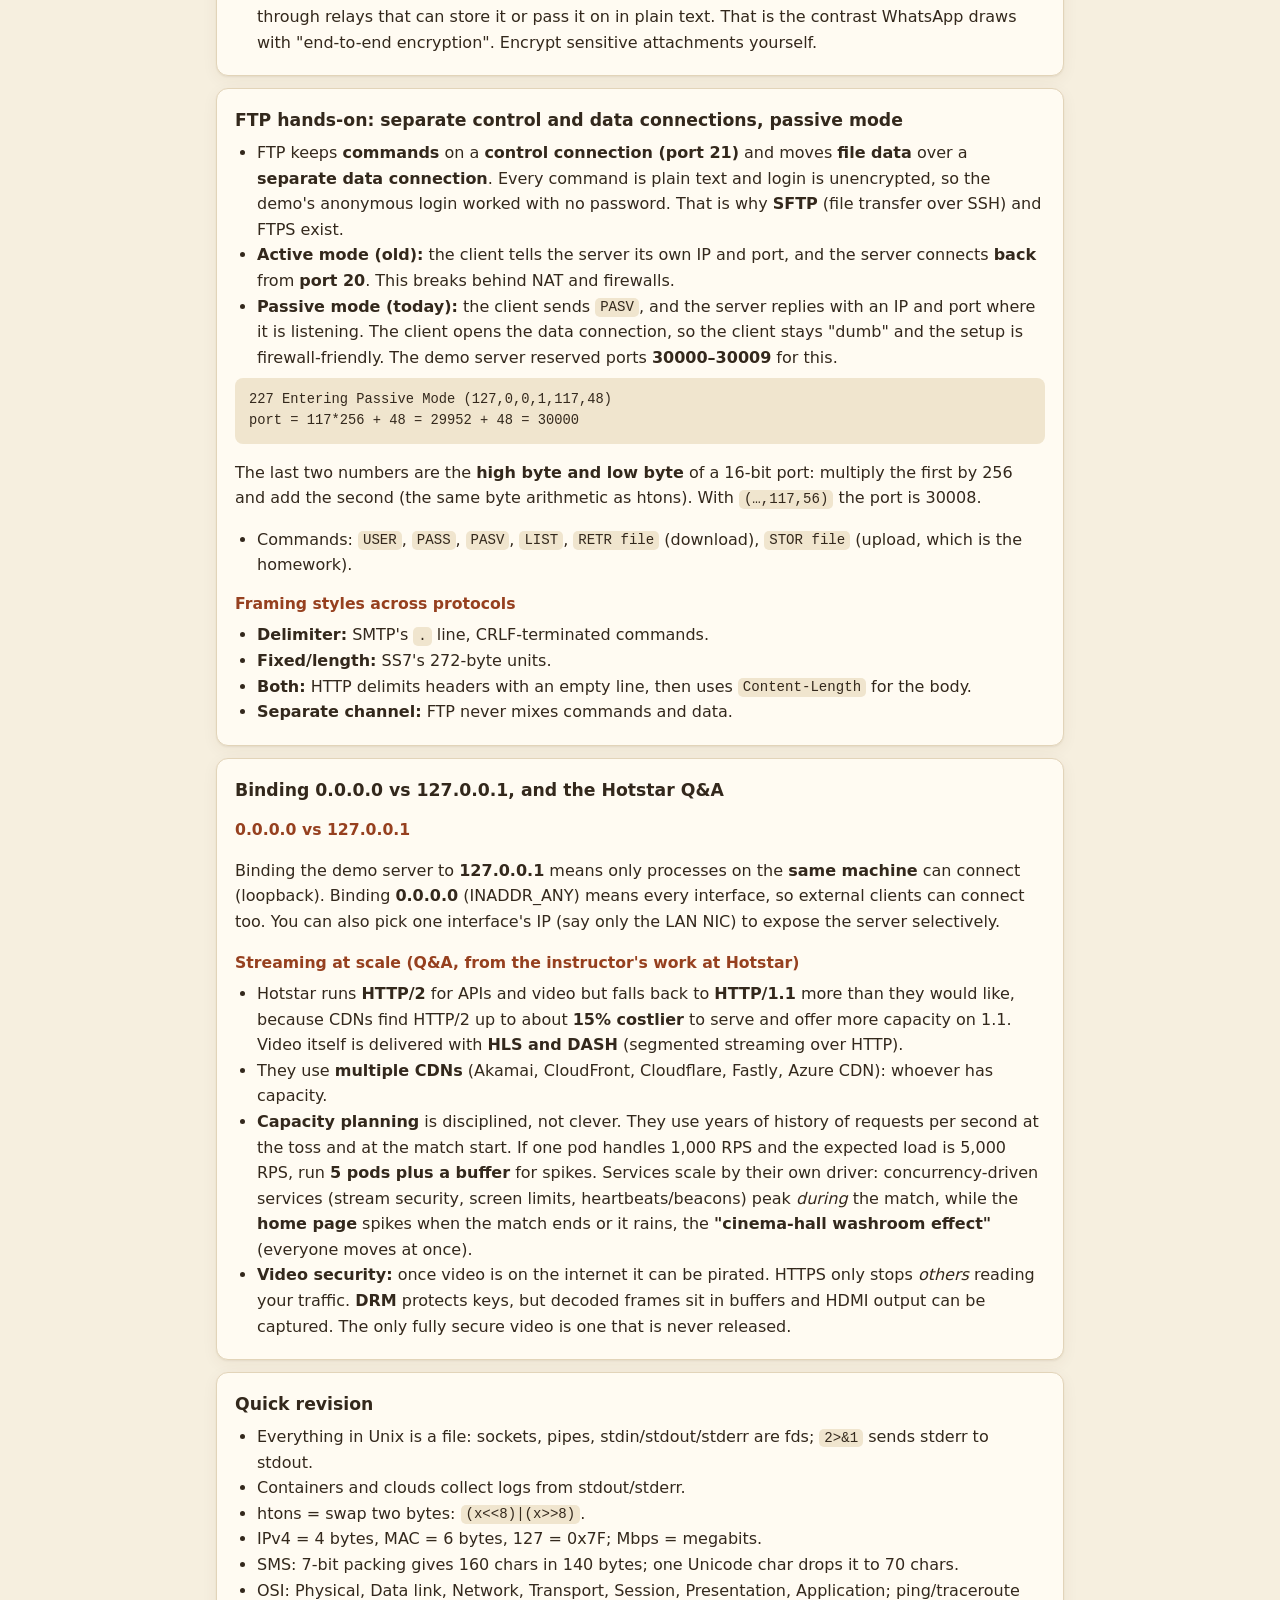
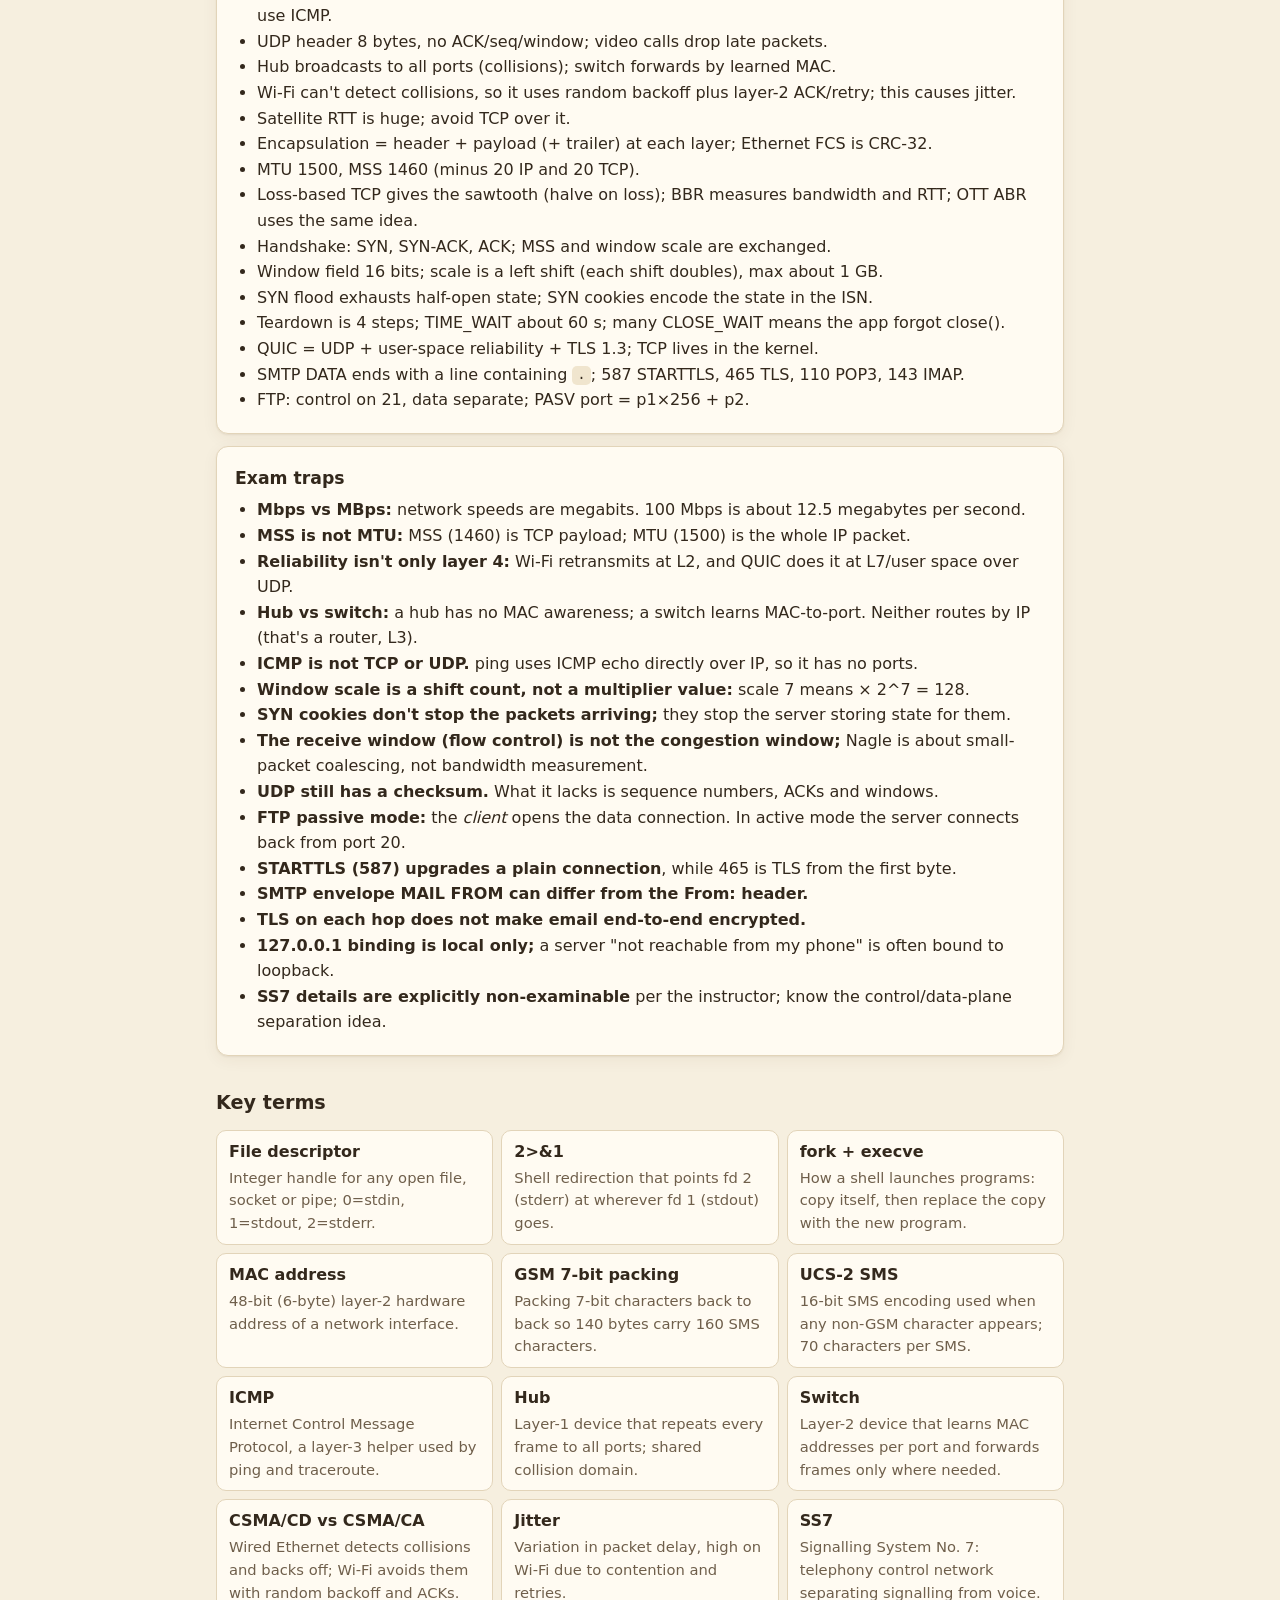
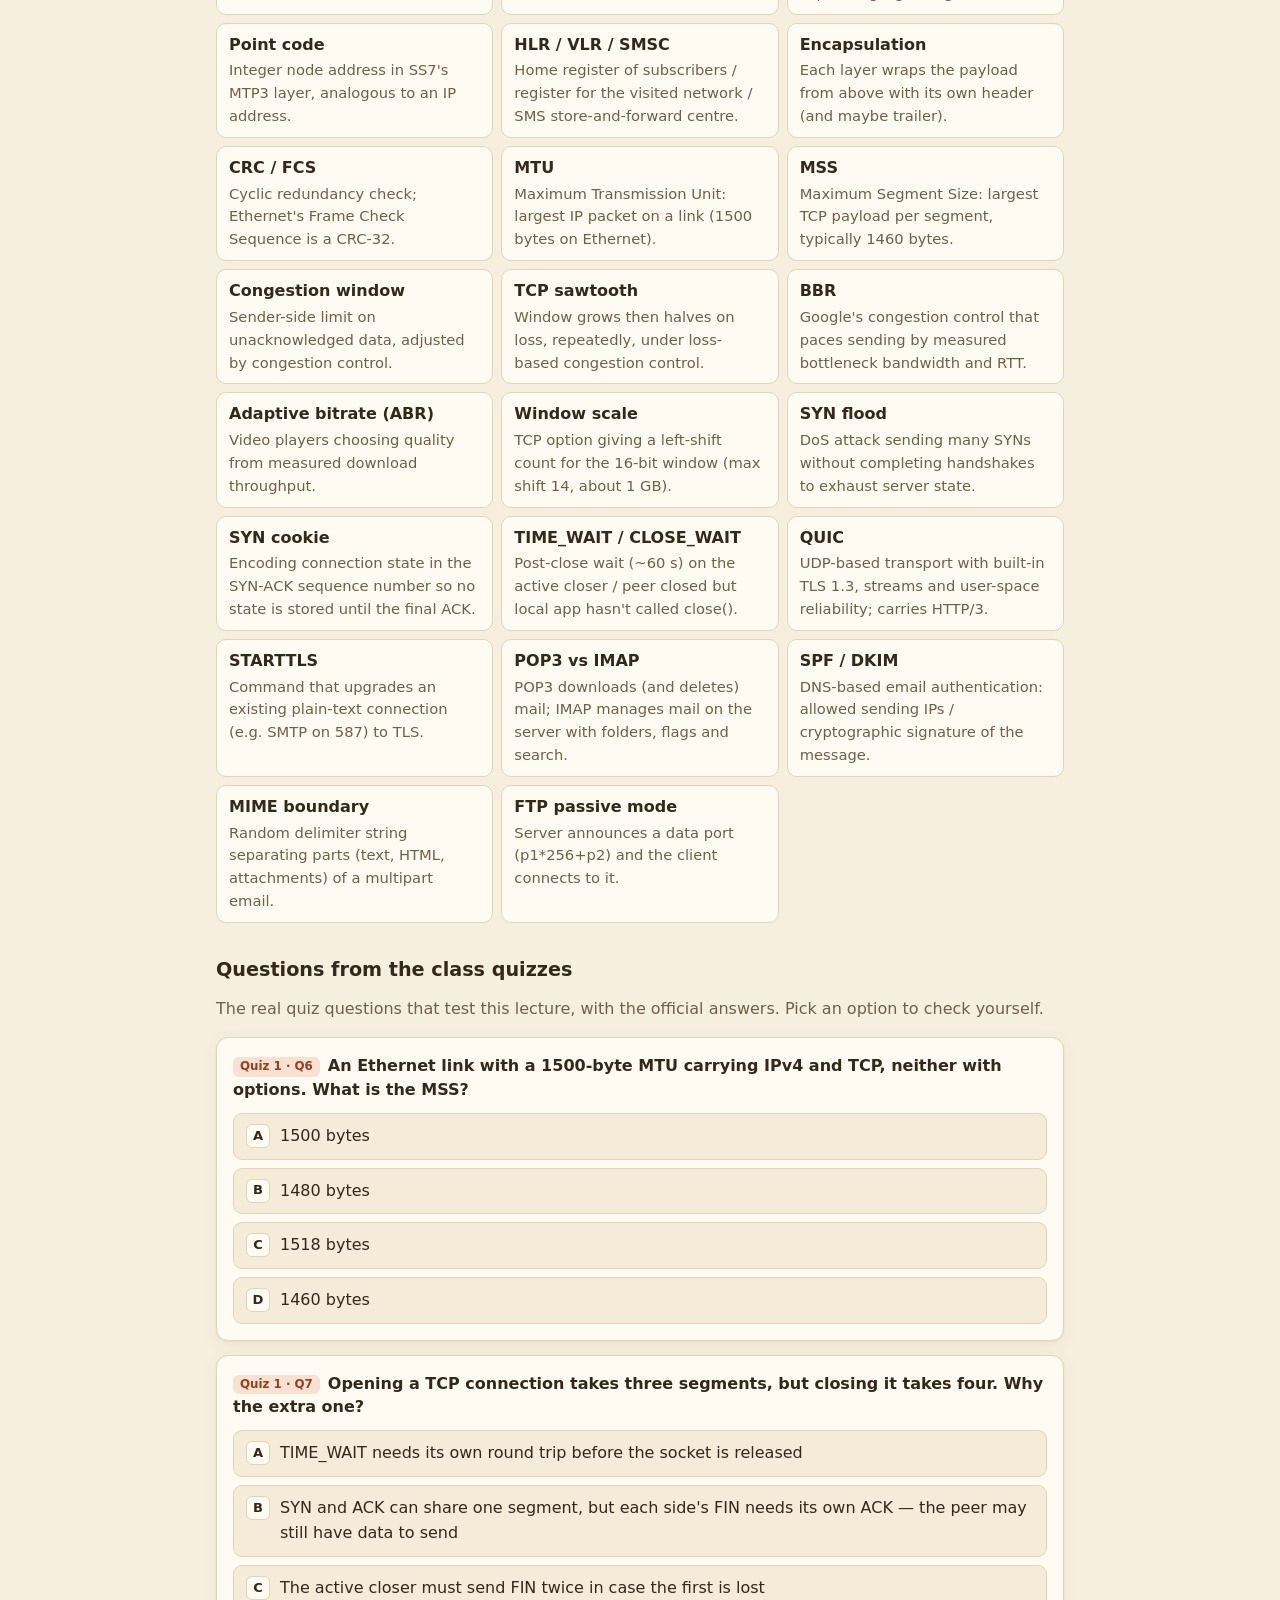
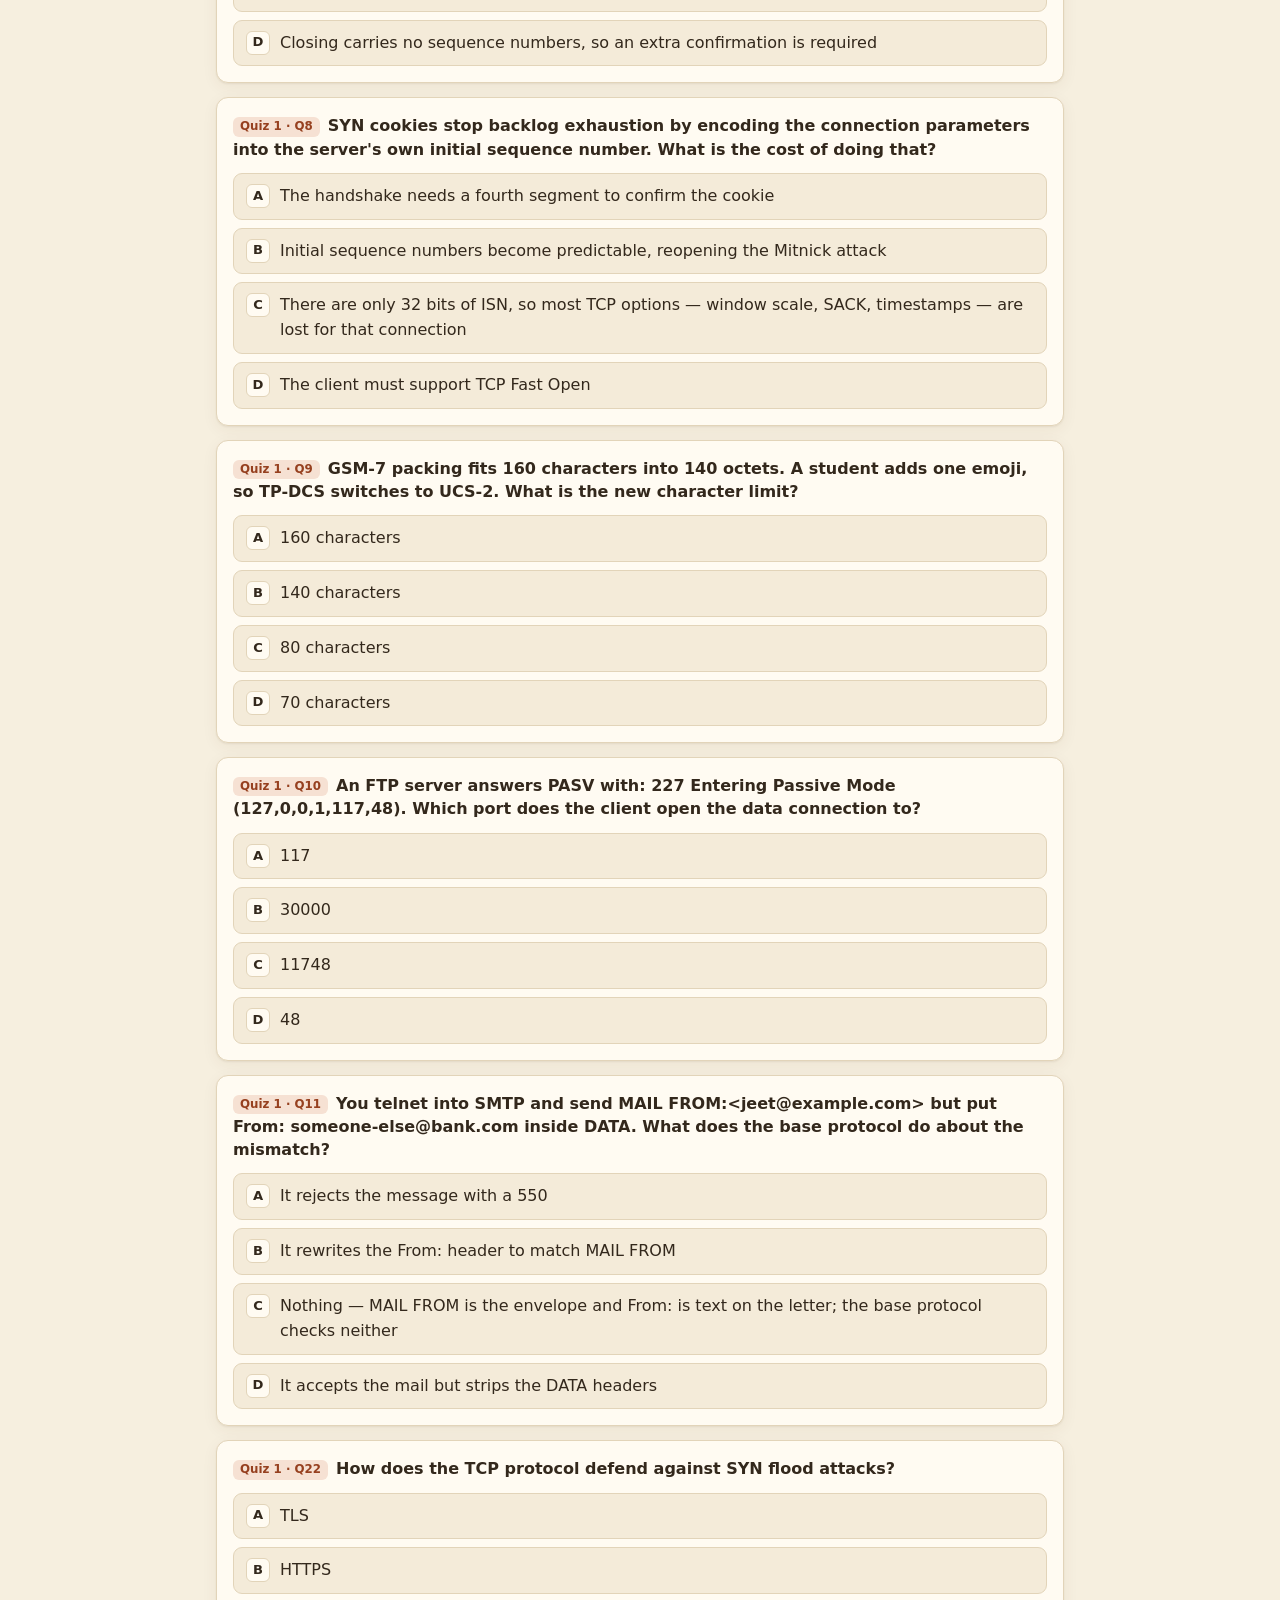
<file: lectures/lecture-02.html>
<!doctype html>
<html lang="en">
<head>
<meta charset="utf-8">
<meta name="viewport" content="width=device-width, initial-scale=1">
<title>Lecture 2: Computer Networking Eagle Eye View · Network Architecture Revision</title>
<meta name="description" content="A fast bird&#x27;s-eye tour of the stack: Unix file descriptors, byte-level warm-ups (htons, MAC/IP sizes, SMS 7-bit packing), the OSI layers with real exa">
<link rel="stylesheet" href="../assets/style.css?v=22127fae2a">
</head>
<body data-page="lecture">
<header class="top"><div class="wrap">
  <a class="brand" href="../index.html">Network Architecture <span>Revision</span></a>
  <div class="spacer"></div>
  <button class="theme-toggle" type="button">☾ Dark</button>
</div></header>
<main class="wrap">
  <div class="crumbs"><a href="../index.html">All lectures</a> / <span id="l-num"></span></div>
  <h1 id="l-title"></h1>
  <p class="sub" id="l-sub"></p>
  <div class="score-line"><span id="score"></span><button class="btn" id="reset" type="button">Reset this lecture</button></div>
  <nav class="section-nav" aria-label="Sections">
    <a class="btn" href="#sec-notes">📘 One-shot notes</a>
    <a class="btn" href="#sec-terms">Key terms</a>
    <a class="btn" href="#sec-quiz">Quiz Qs</a>
    <a class="btn" href="#sec-mcq">Practice MCQs</a>
    <a class="btn" href="#sec-short">Written answers</a>
  </nav>
  <h2 id="sec-notes">📘 One-shot notes</h2>
  <div class="toc" id="toc"></div>
  <div id="notes"></div>
  <h2 id="sec-terms">Key terms</h2>
  <div id="terms"></div>
  <h2 id="sec-quiz">Questions from the class quizzes</h2>
  <p class="sub">The real quiz questions that test this lecture, with the official answers. Pick an option to check yourself.</p>
  <div id="quiz"></div>
  <h2 id="sec-mcq">Practice MCQs</h2>
  <p class="sub">Exam-style questions on everything in this lecture: green if you're right, red if not, with an explanation either way.</p>
  <div id="mcqs"></div>
  <h2 id="sec-short">Written answers</h2>
  <p class="sub">Write your answer and press <b>Check answer</b>: it is green only when every key point is covered.</p>
  <div id="short"></div>
  <nav class="pager" id="pager" aria-label="Lecture navigation"></nav>

  <p class="foot">Built from the class lectures and the two class quizzes for Network Architecture. Points marked <span class="beyond">Beyond the lecture</span> add standard theory that wasn't covered in class. Your answers are saved only in this browser.</p>
</main>
<script src="../data/site.js?v=35b3f3f5b0"></script>
<script src="../data/lecture-02.js?v=dcd7f07e15"></script>
<script src="../assets/app.js?v=5c8128cb77"></script>
</body>
</html>
</file>
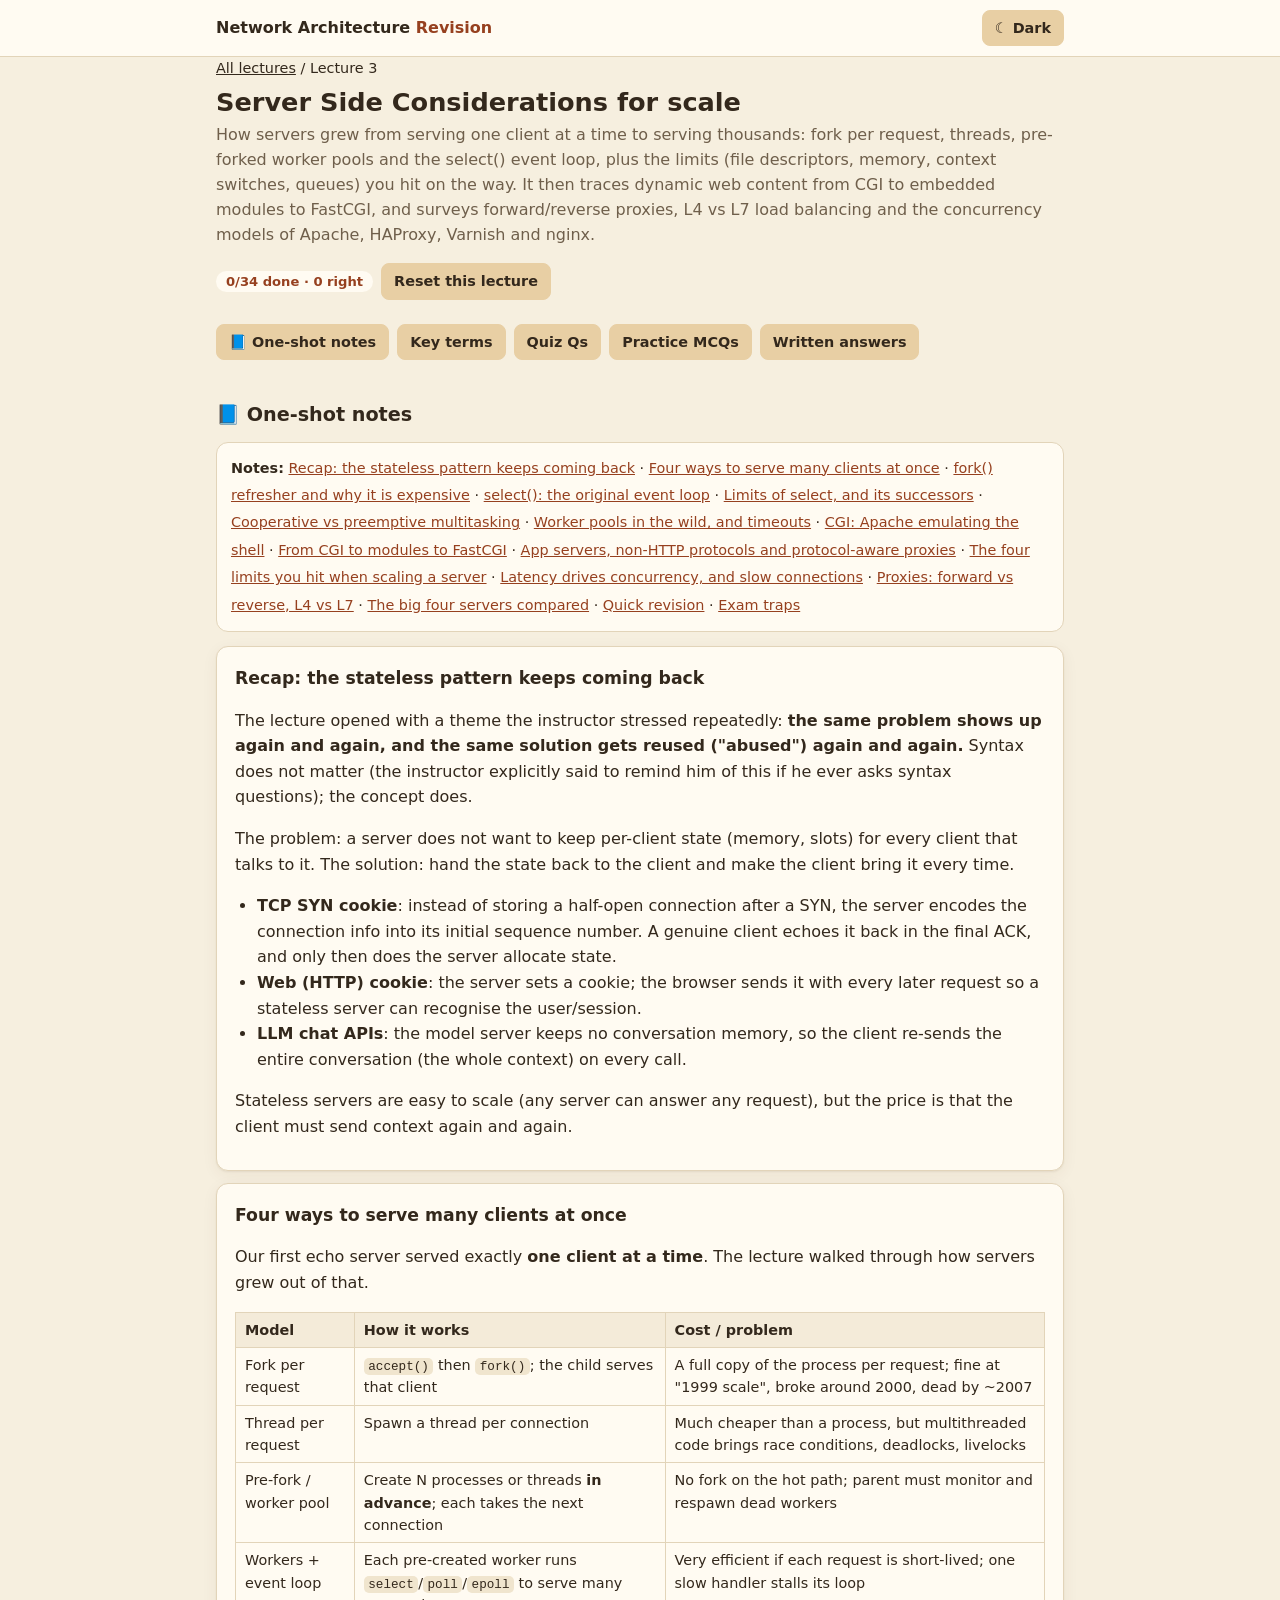
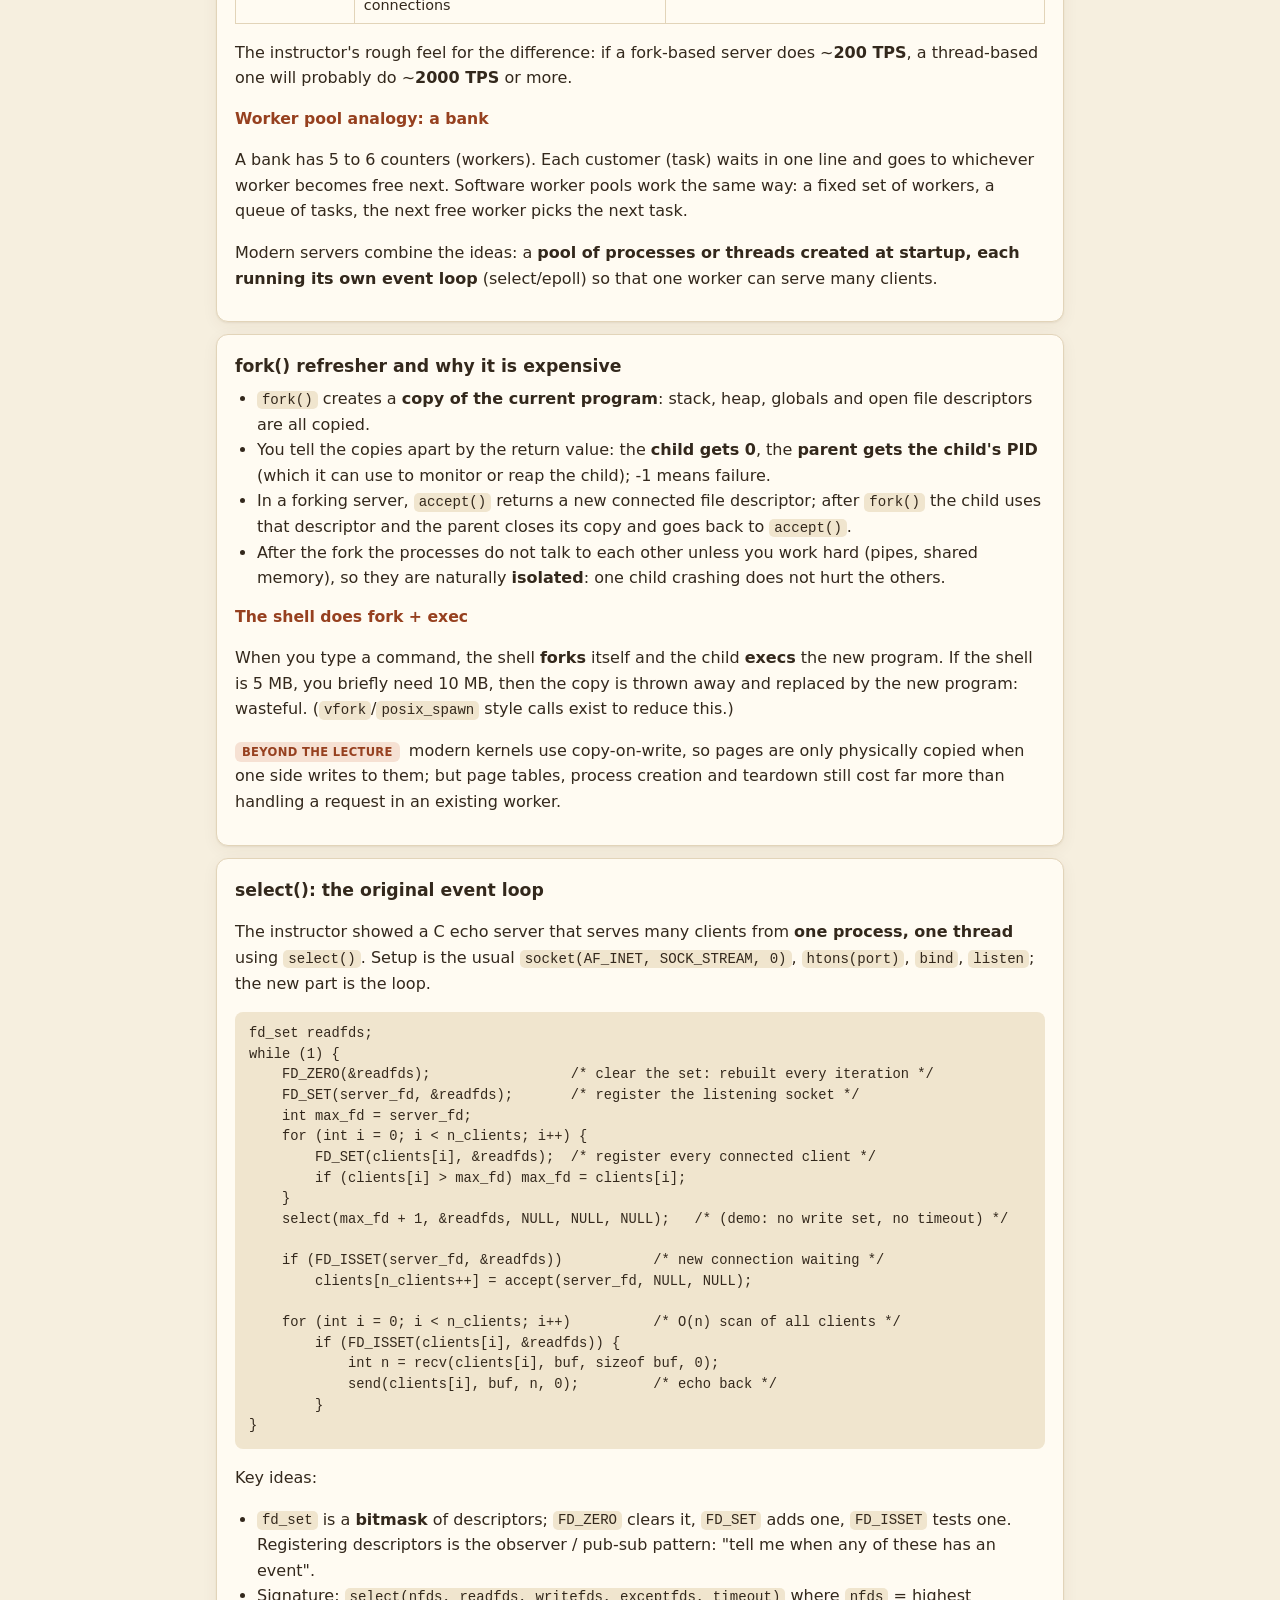
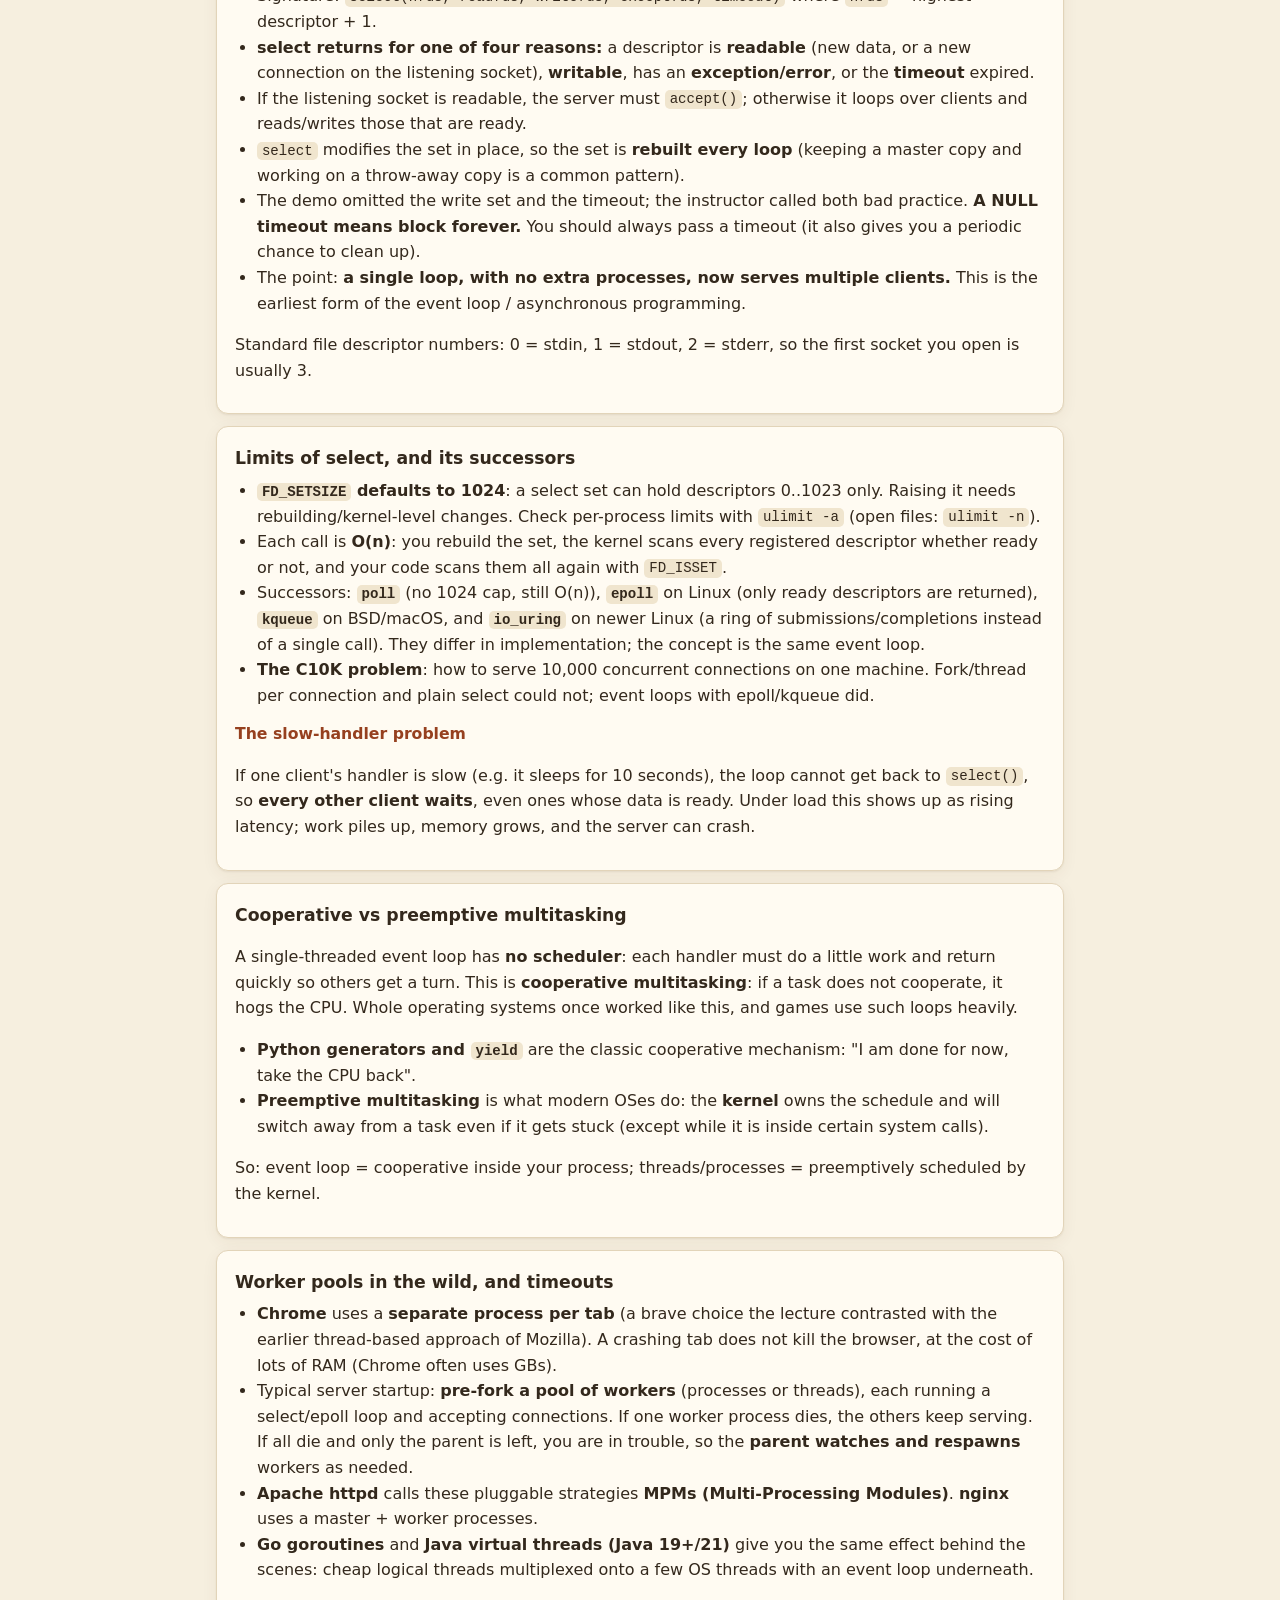
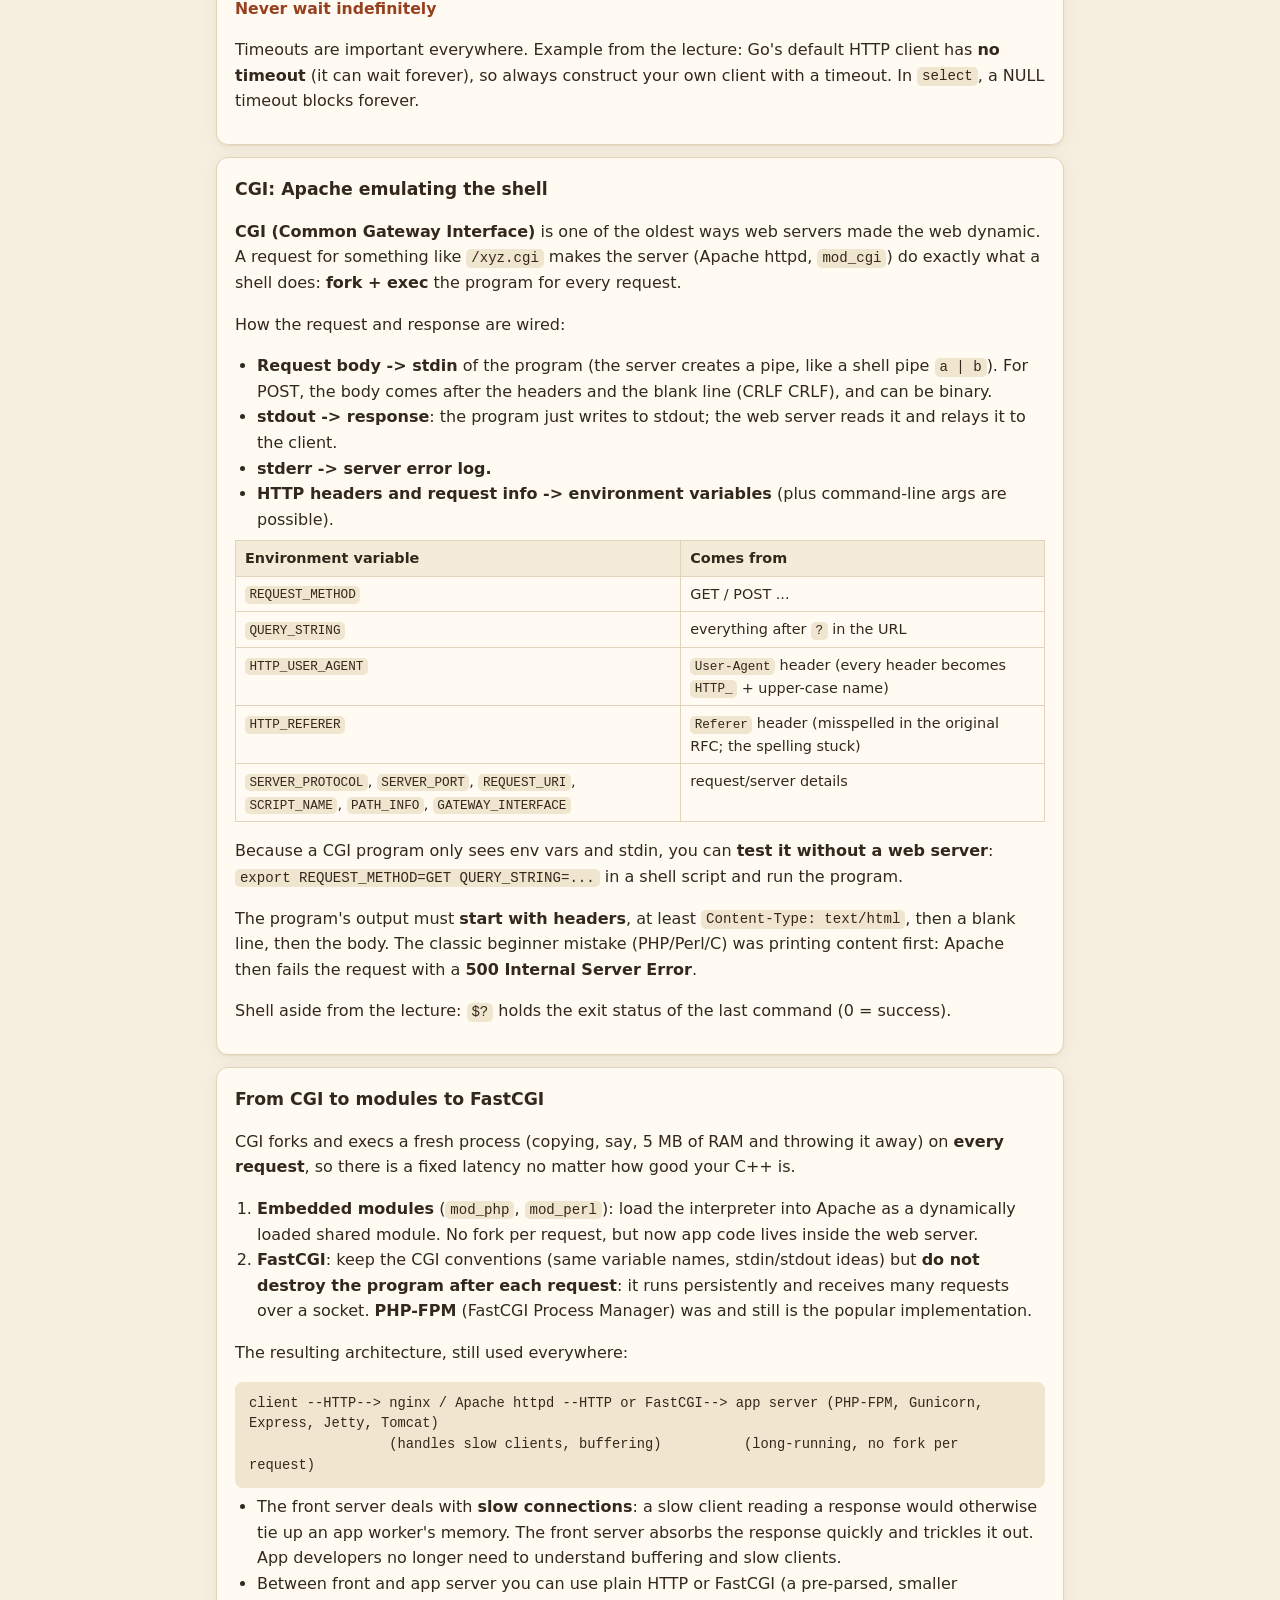
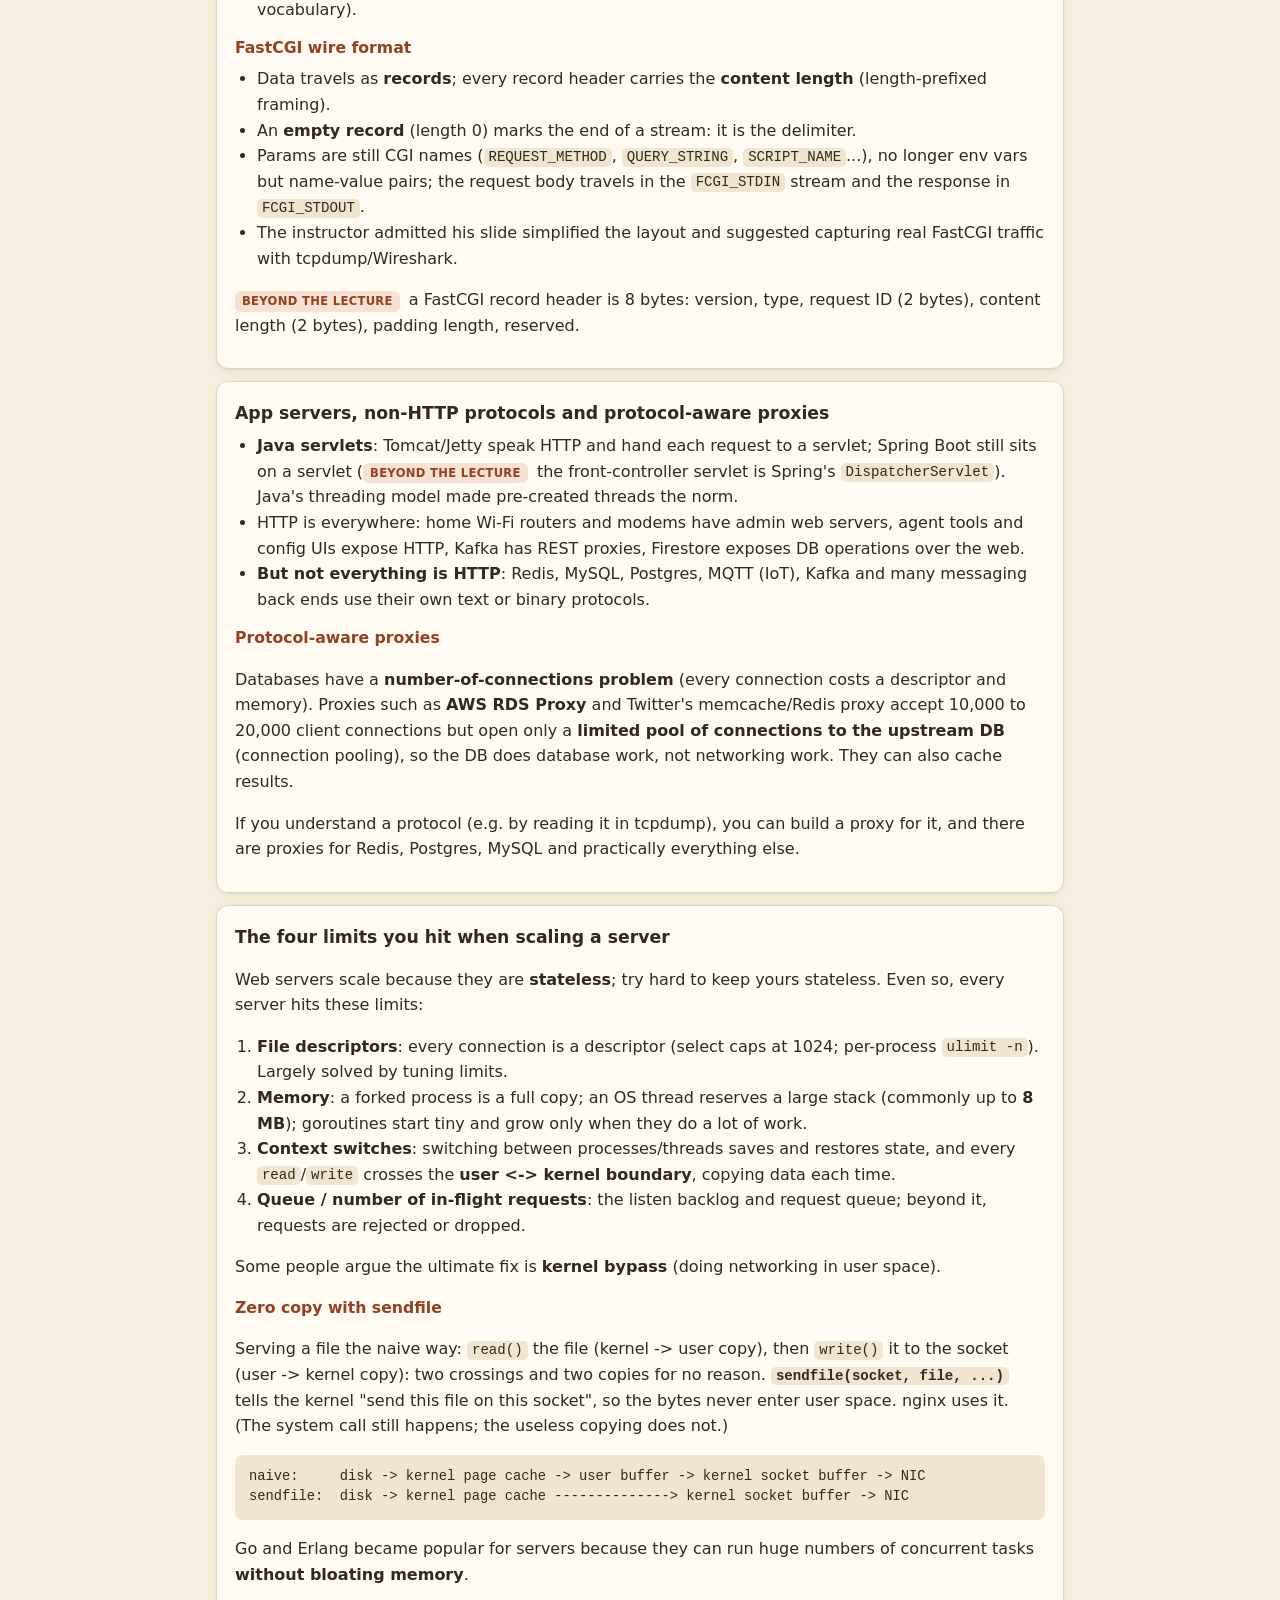
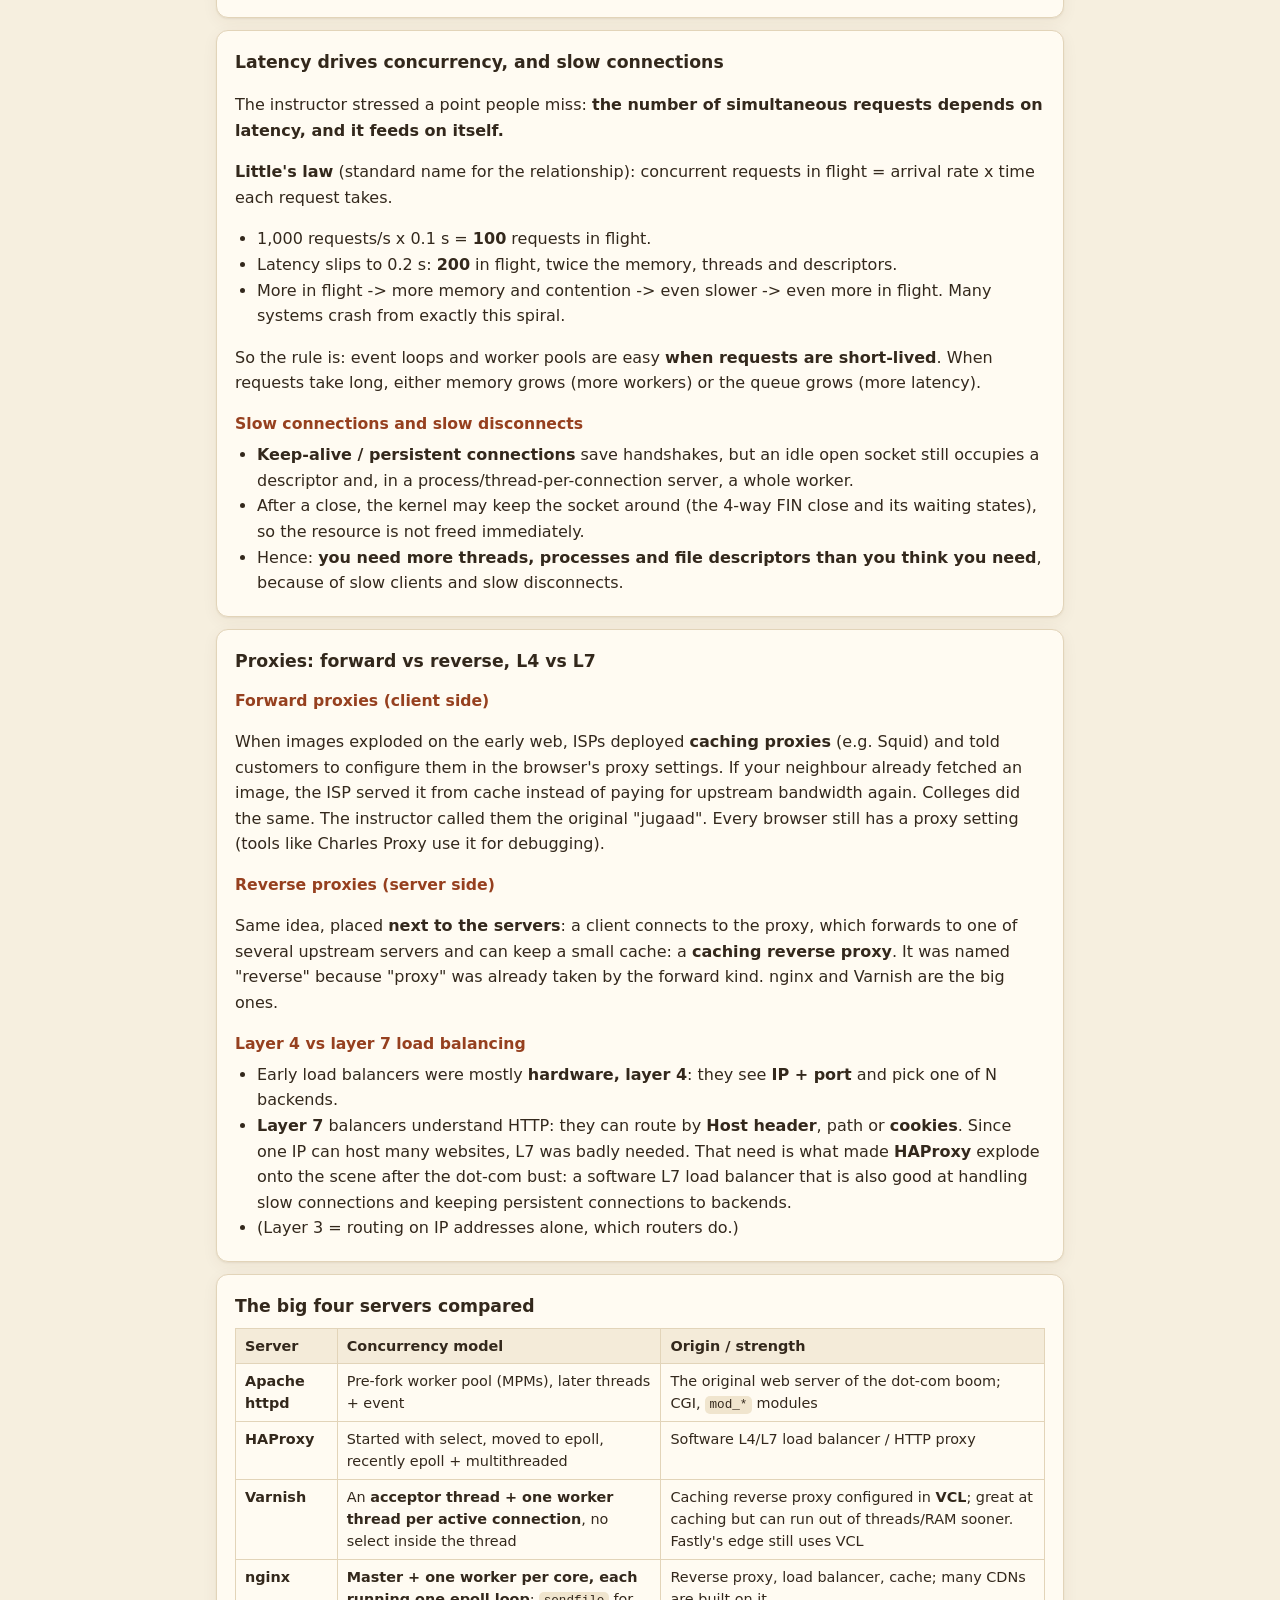
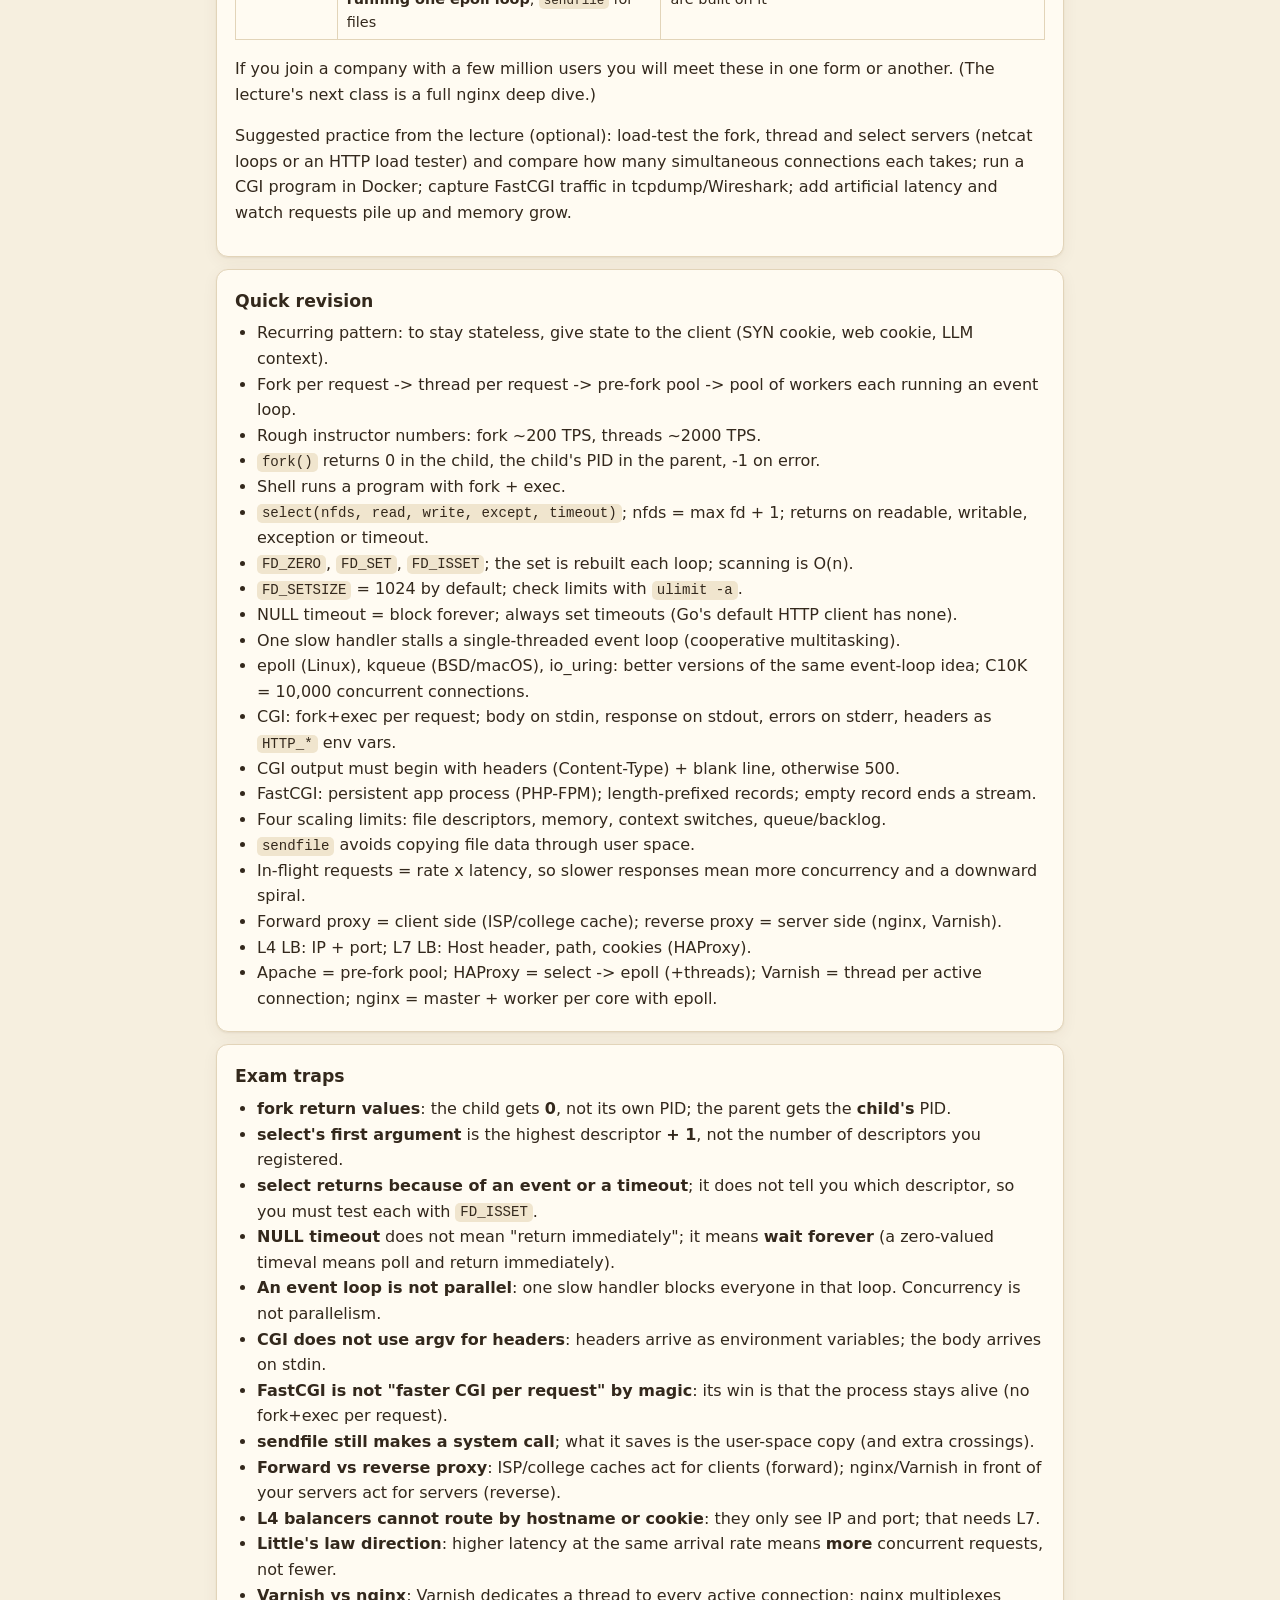
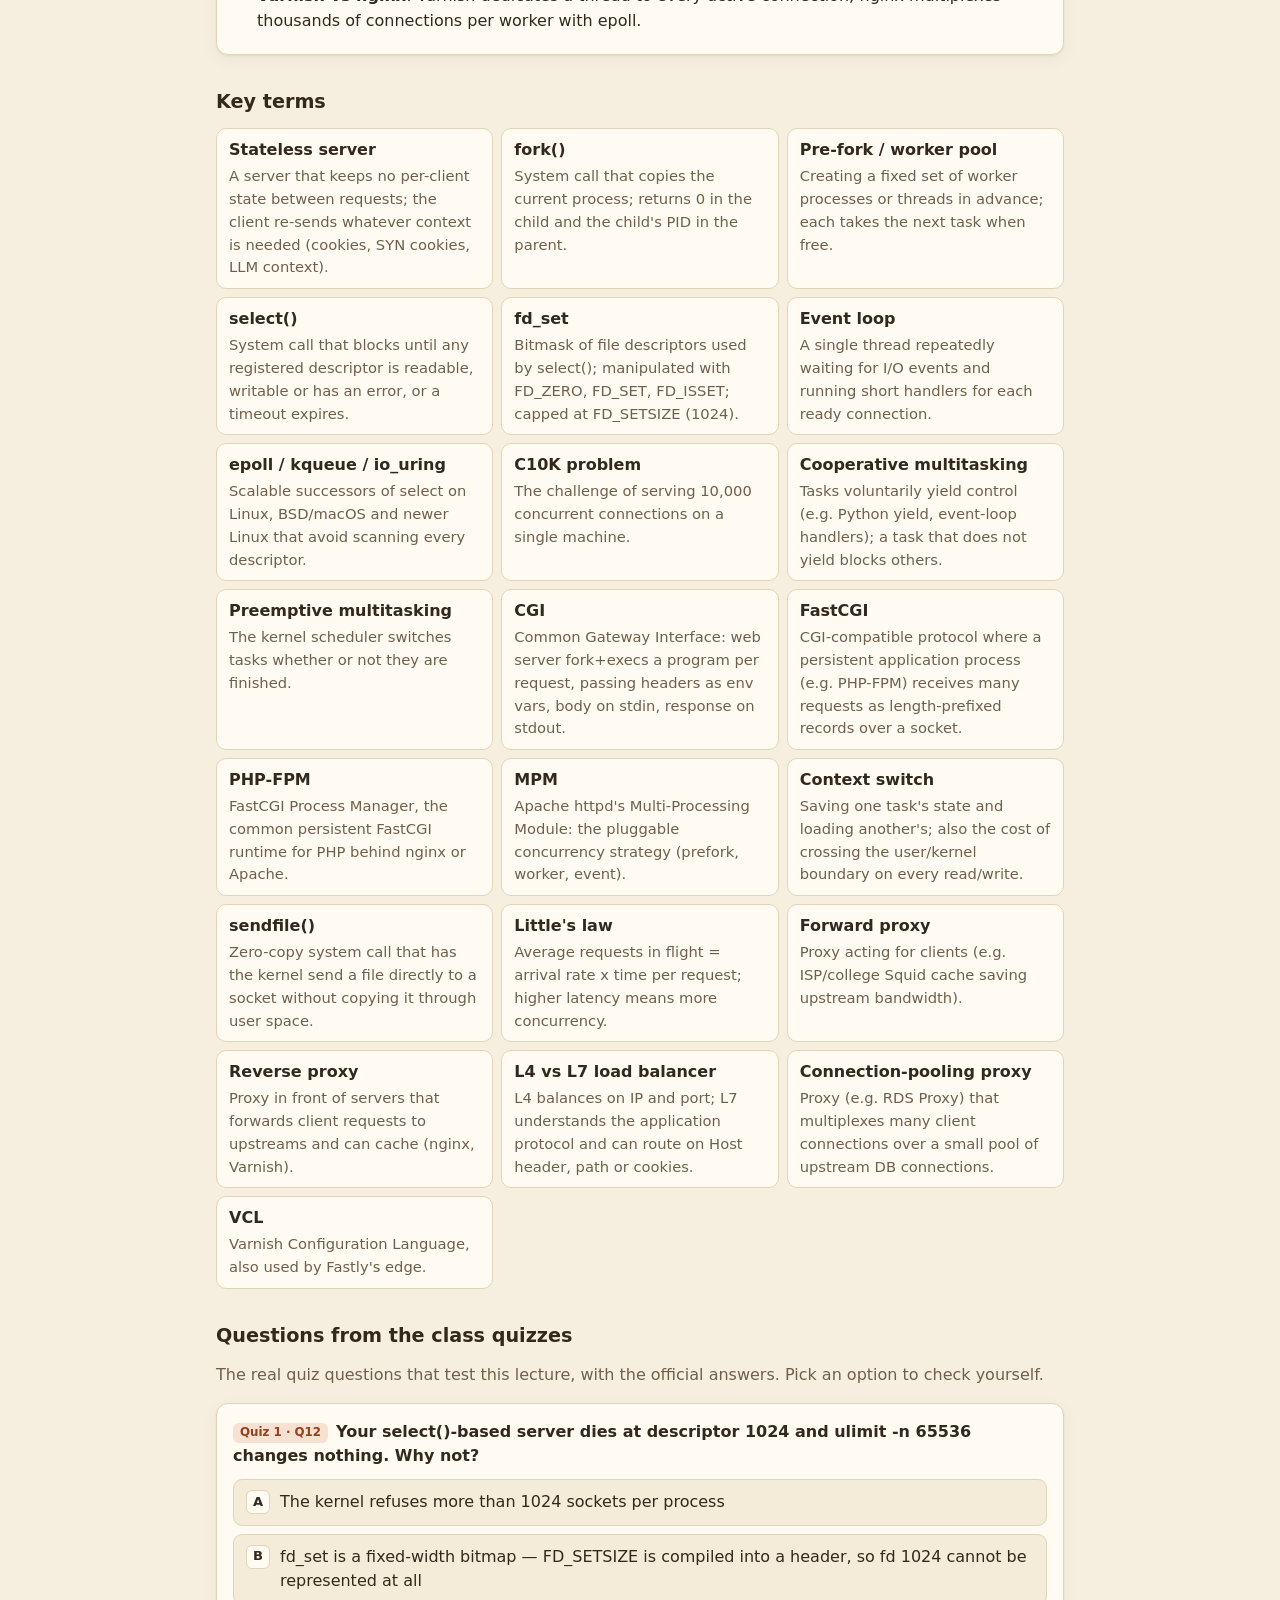
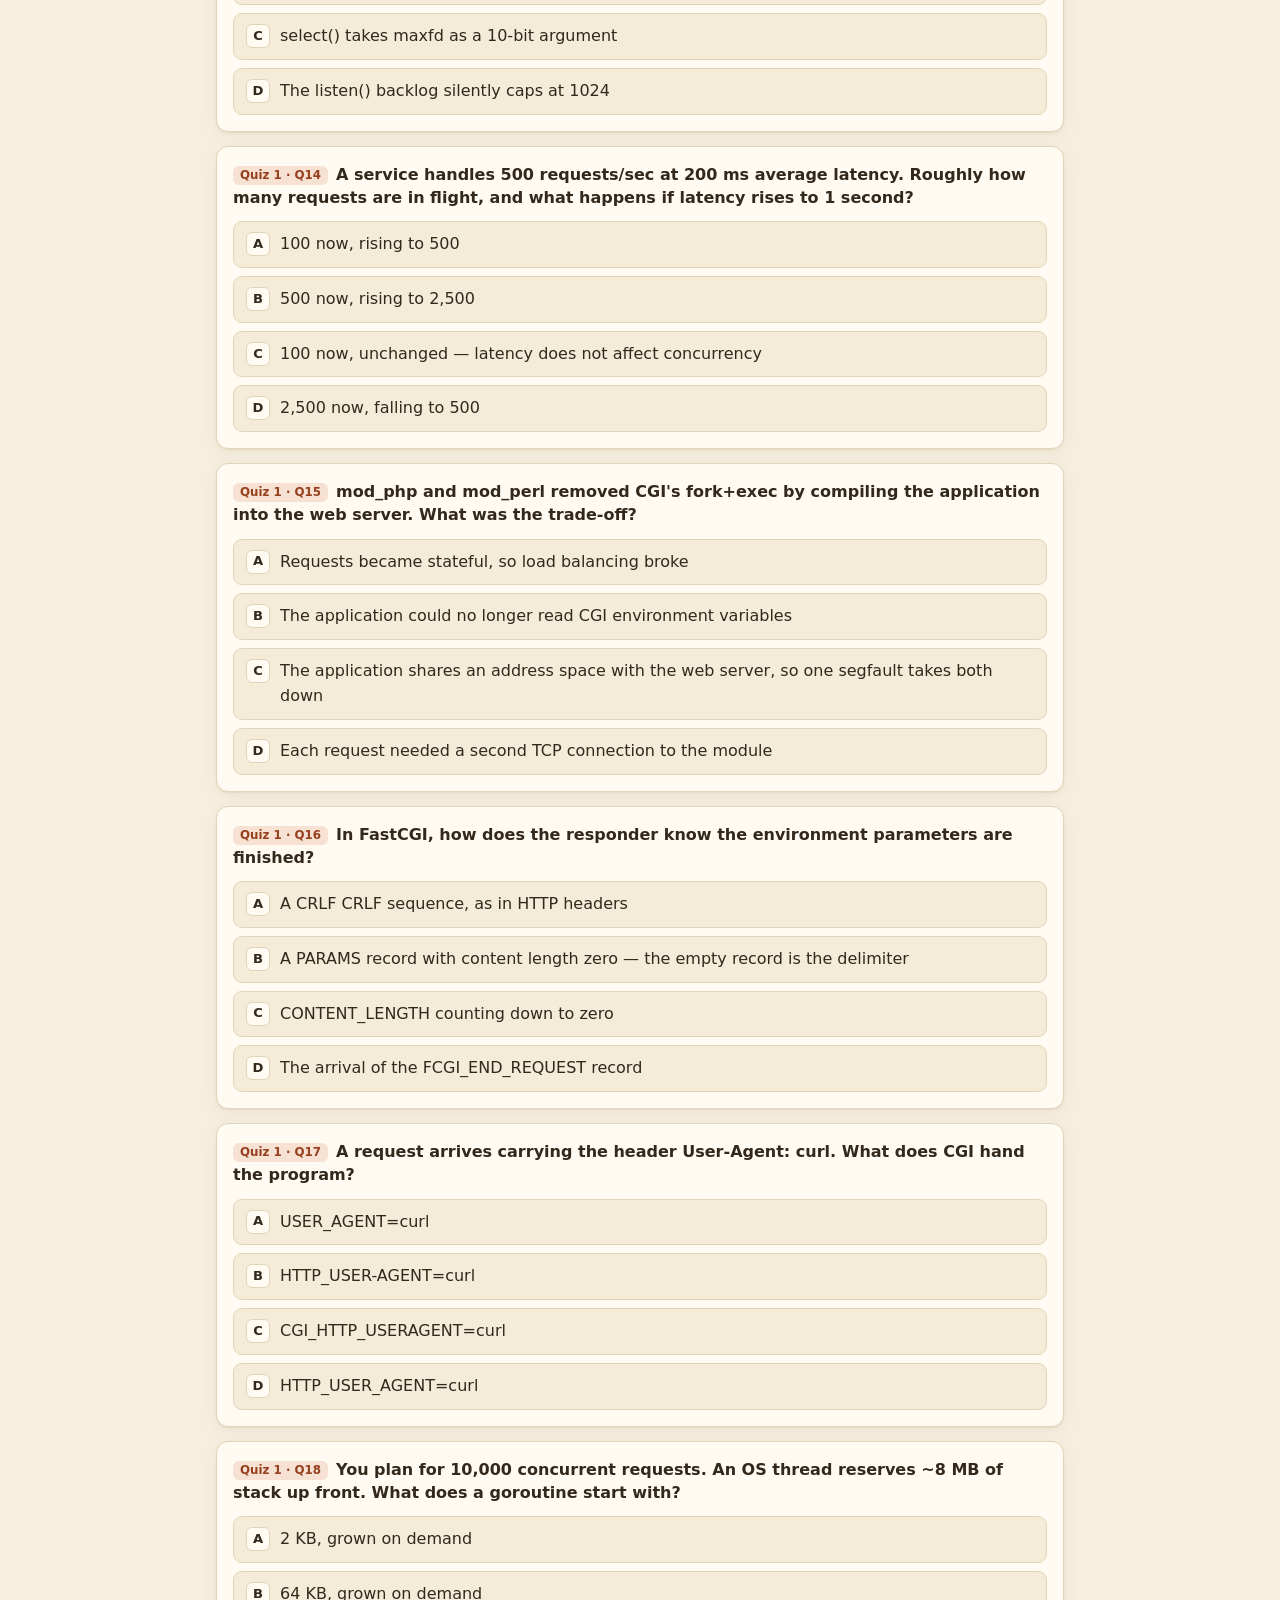
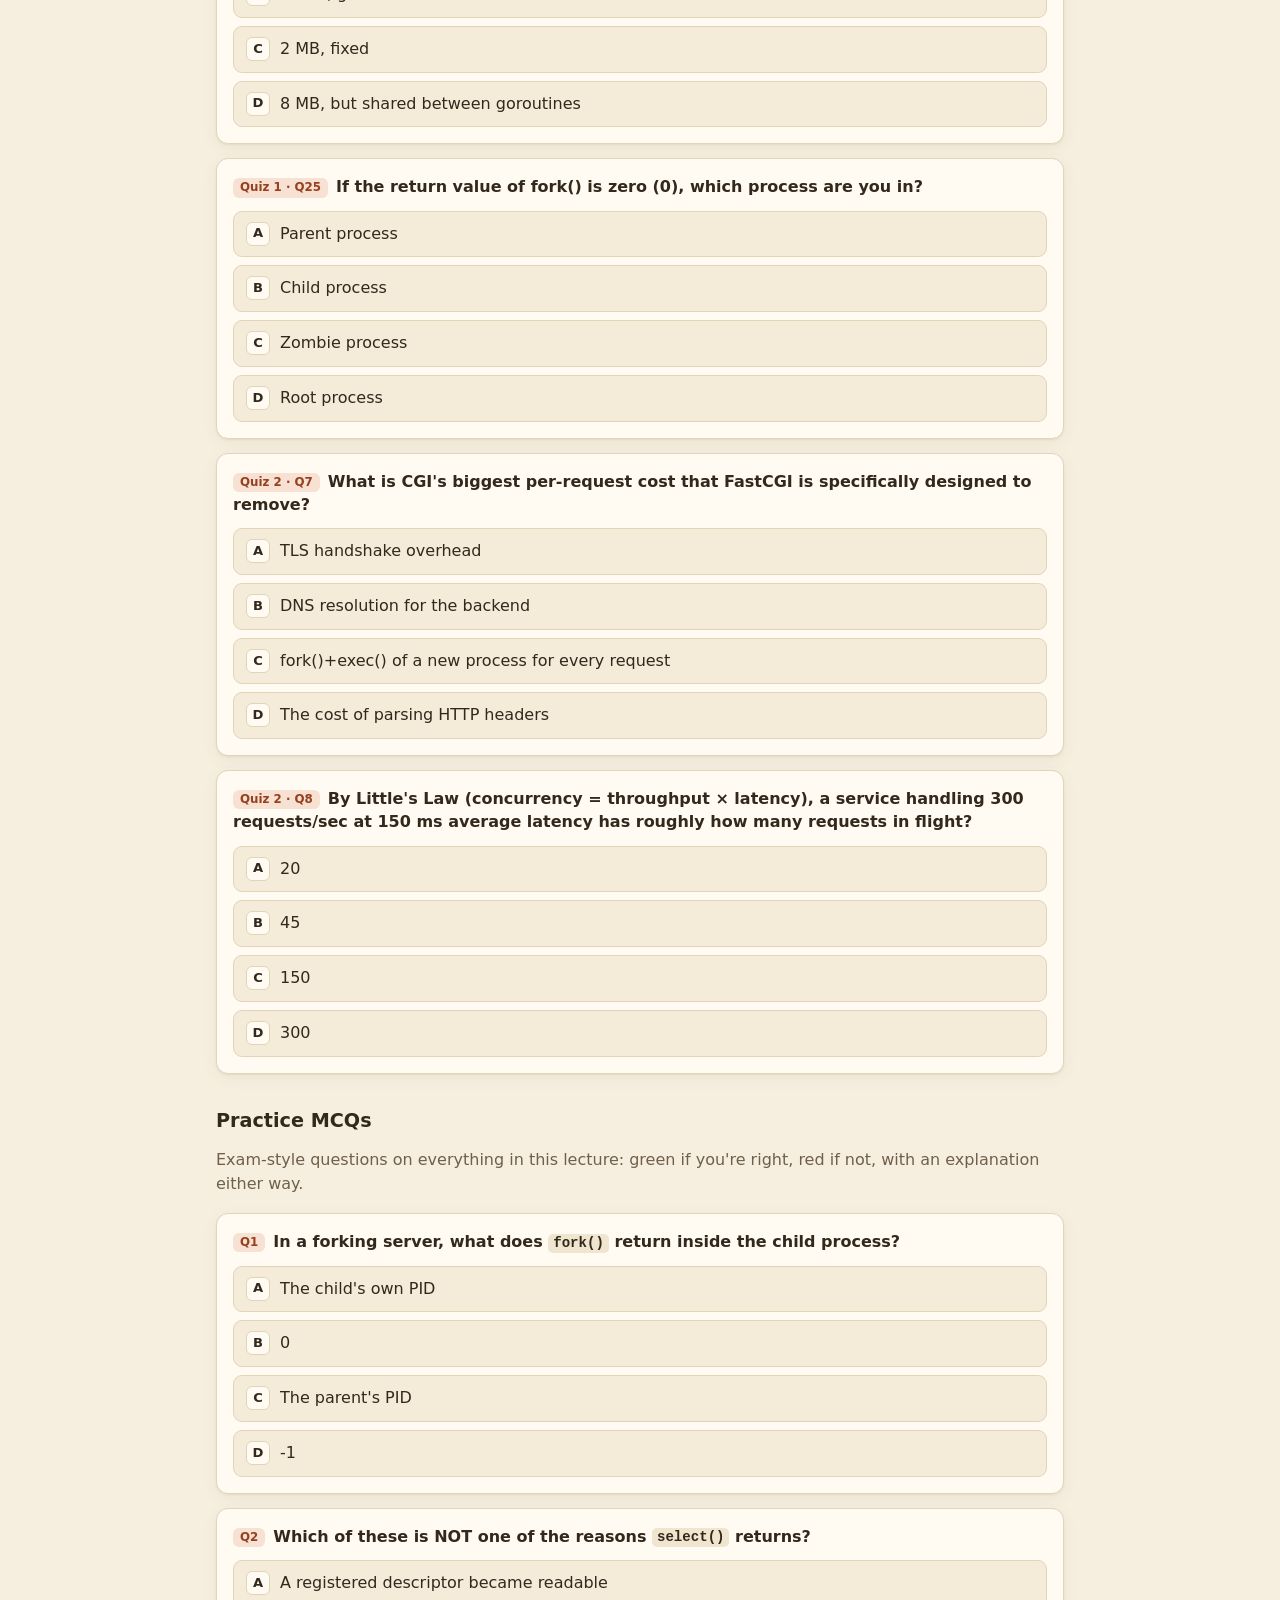
<file: lectures/lecture-03.html>
<!doctype html>
<html lang="en">
<head>
<meta charset="utf-8">
<meta name="viewport" content="width=device-width, initial-scale=1">
<title>Lecture 3: Server Side Considerations for scale · Network Architecture Revision</title>
<meta name="description" content="How servers grew from serving one client at a time to serving thousands: fork per request, threads, pre-forked worker pools and the select() event loo">
<link rel="stylesheet" href="../assets/style.css?v=22127fae2a">
</head>
<body data-page="lecture">
<header class="top"><div class="wrap">
  <a class="brand" href="../index.html">Network Architecture <span>Revision</span></a>
  <div class="spacer"></div>
  <button class="theme-toggle" type="button">☾ Dark</button>
</div></header>
<main class="wrap">
  <div class="crumbs"><a href="../index.html">All lectures</a> / <span id="l-num"></span></div>
  <h1 id="l-title"></h1>
  <p class="sub" id="l-sub"></p>
  <div class="score-line"><span id="score"></span><button class="btn" id="reset" type="button">Reset this lecture</button></div>
  <nav class="section-nav" aria-label="Sections">
    <a class="btn" href="#sec-notes">📘 One-shot notes</a>
    <a class="btn" href="#sec-terms">Key terms</a>
    <a class="btn" href="#sec-quiz">Quiz Qs</a>
    <a class="btn" href="#sec-mcq">Practice MCQs</a>
    <a class="btn" href="#sec-short">Written answers</a>
  </nav>
  <h2 id="sec-notes">📘 One-shot notes</h2>
  <div class="toc" id="toc"></div>
  <div id="notes"></div>
  <h2 id="sec-terms">Key terms</h2>
  <div id="terms"></div>
  <h2 id="sec-quiz">Questions from the class quizzes</h2>
  <p class="sub">The real quiz questions that test this lecture, with the official answers. Pick an option to check yourself.</p>
  <div id="quiz"></div>
  <h2 id="sec-mcq">Practice MCQs</h2>
  <p class="sub">Exam-style questions on everything in this lecture: green if you're right, red if not, with an explanation either way.</p>
  <div id="mcqs"></div>
  <h2 id="sec-short">Written answers</h2>
  <p class="sub">Write your answer and press <b>Check answer</b>: it is green only when every key point is covered.</p>
  <div id="short"></div>
  <nav class="pager" id="pager" aria-label="Lecture navigation"></nav>

  <p class="foot">Built from the class lectures and the two class quizzes for Network Architecture. Points marked <span class="beyond">Beyond the lecture</span> add standard theory that wasn't covered in class. Your answers are saved only in this browser.</p>
</main>
<script src="../data/site.js?v=35b3f3f5b0"></script>
<script src="../data/lecture-03.js?v=7e11542a99"></script>
<script src="../assets/app.js?v=5c8128cb77"></script>
</body>
</html>
</file>
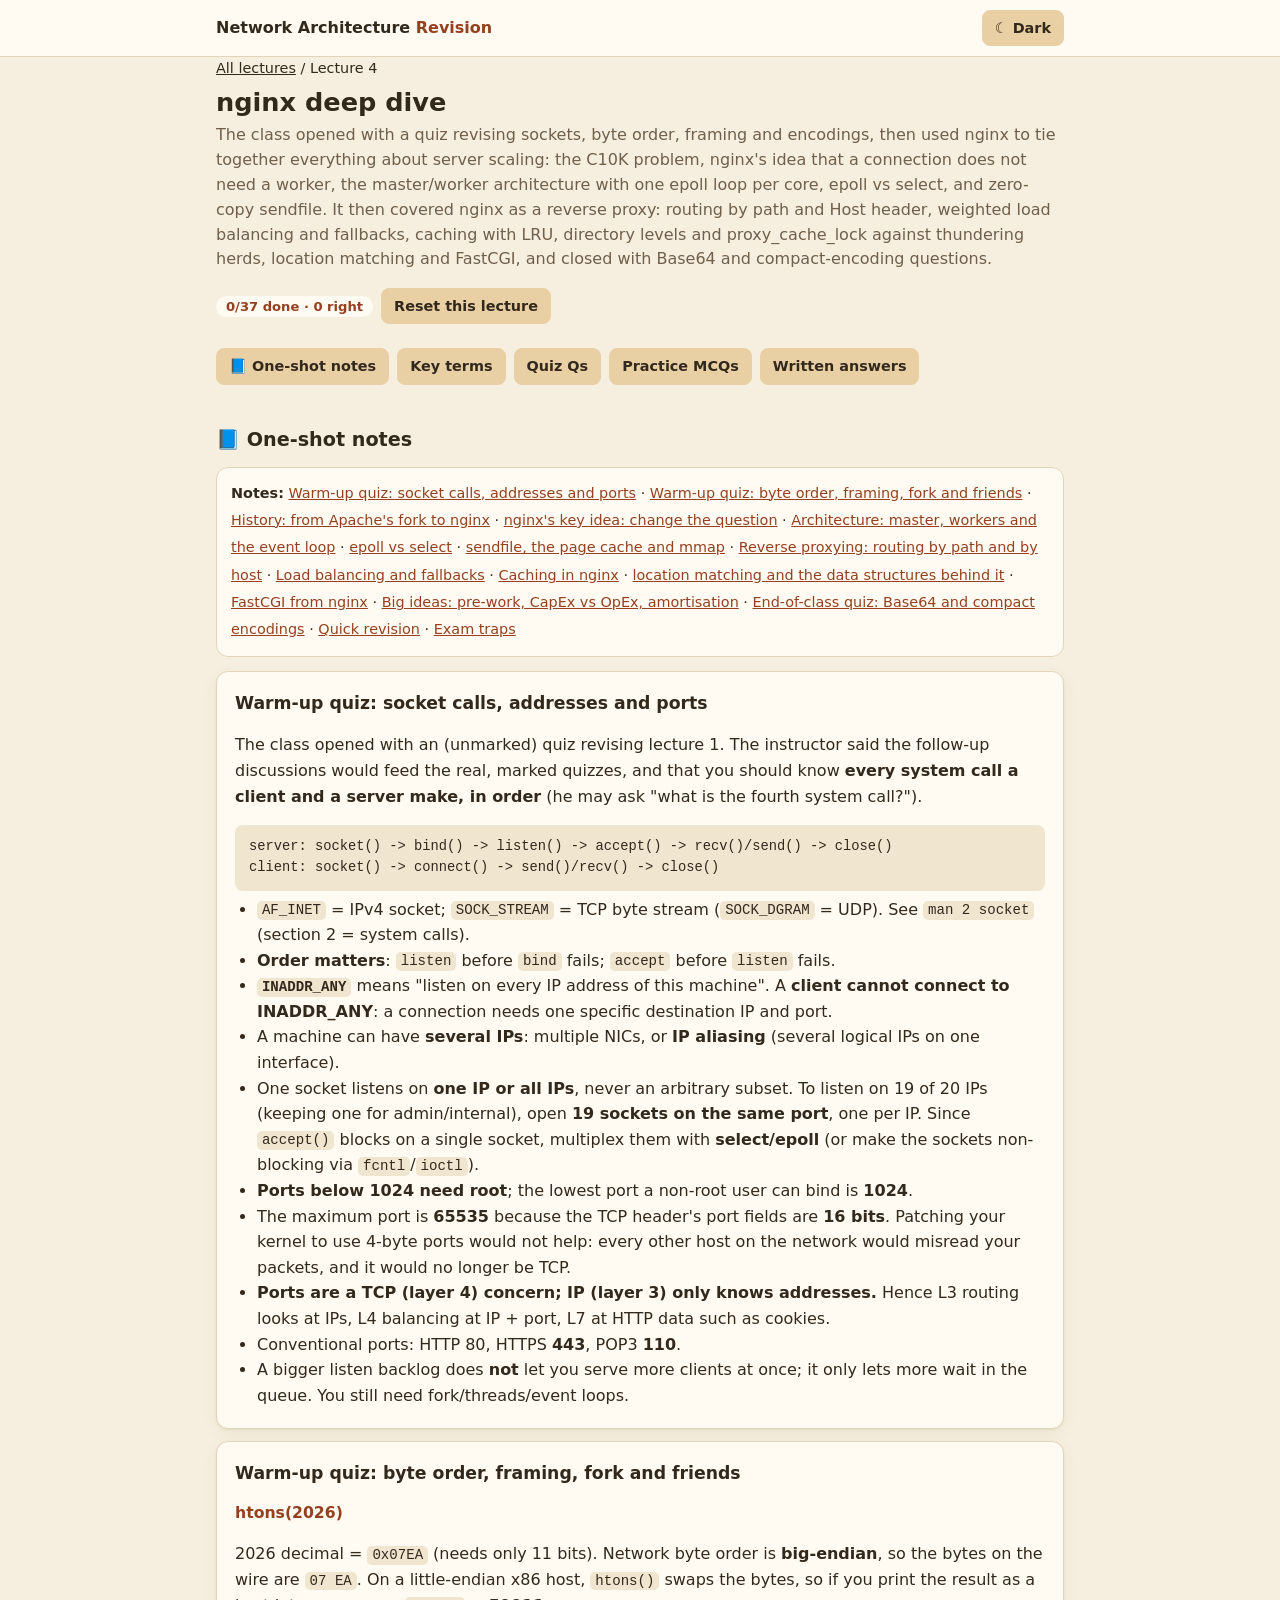
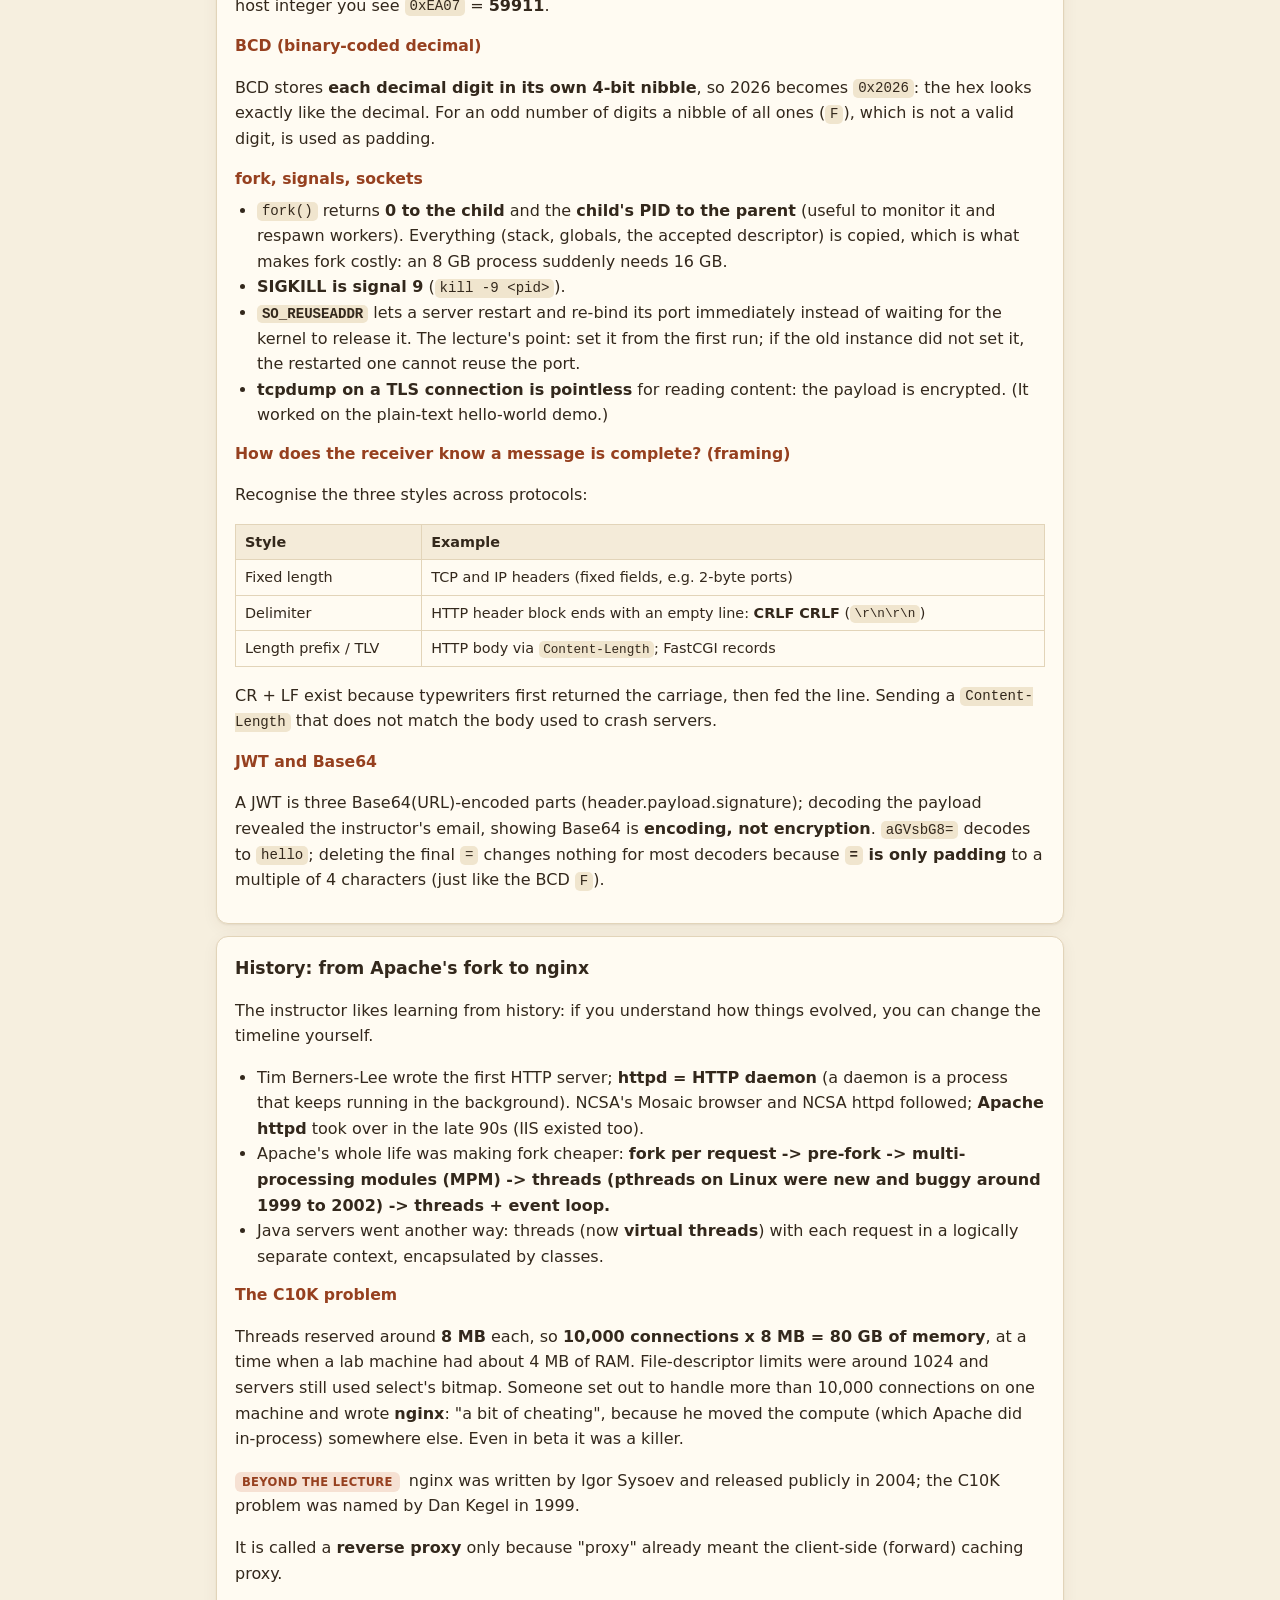
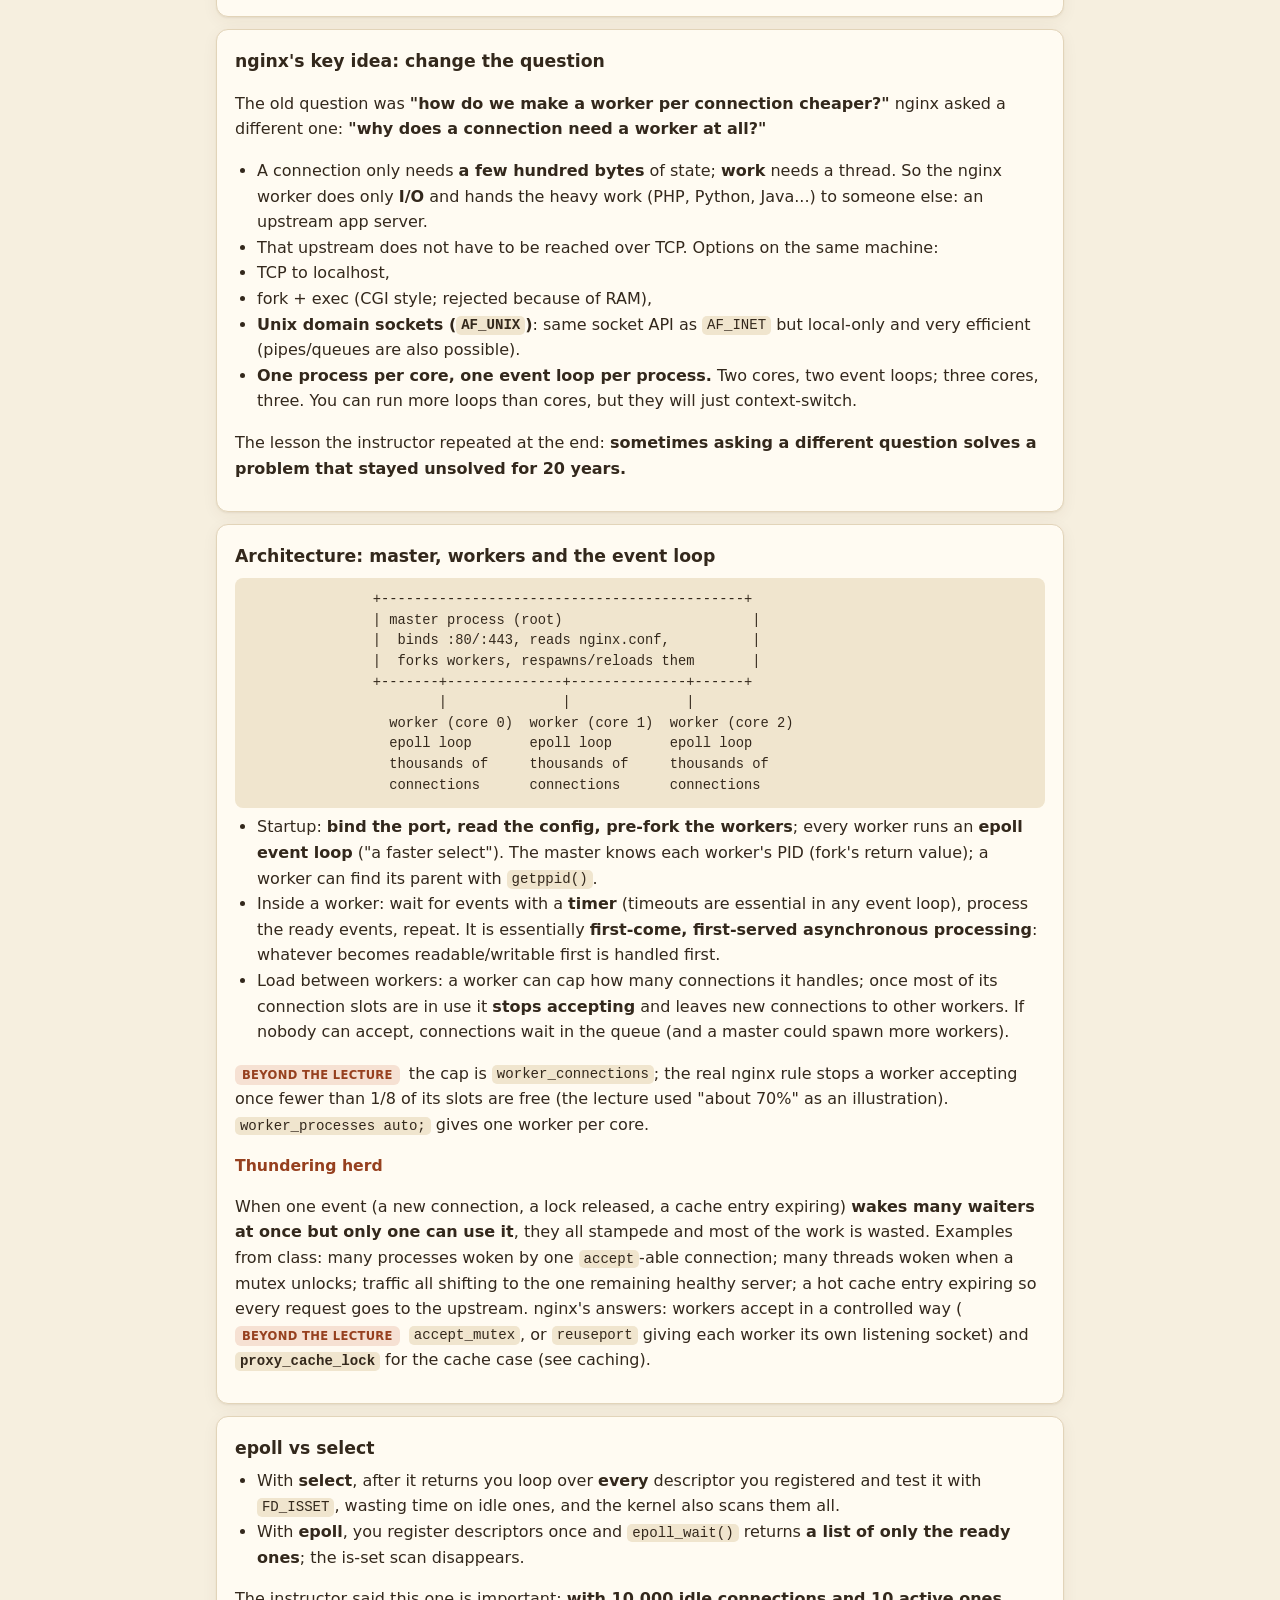
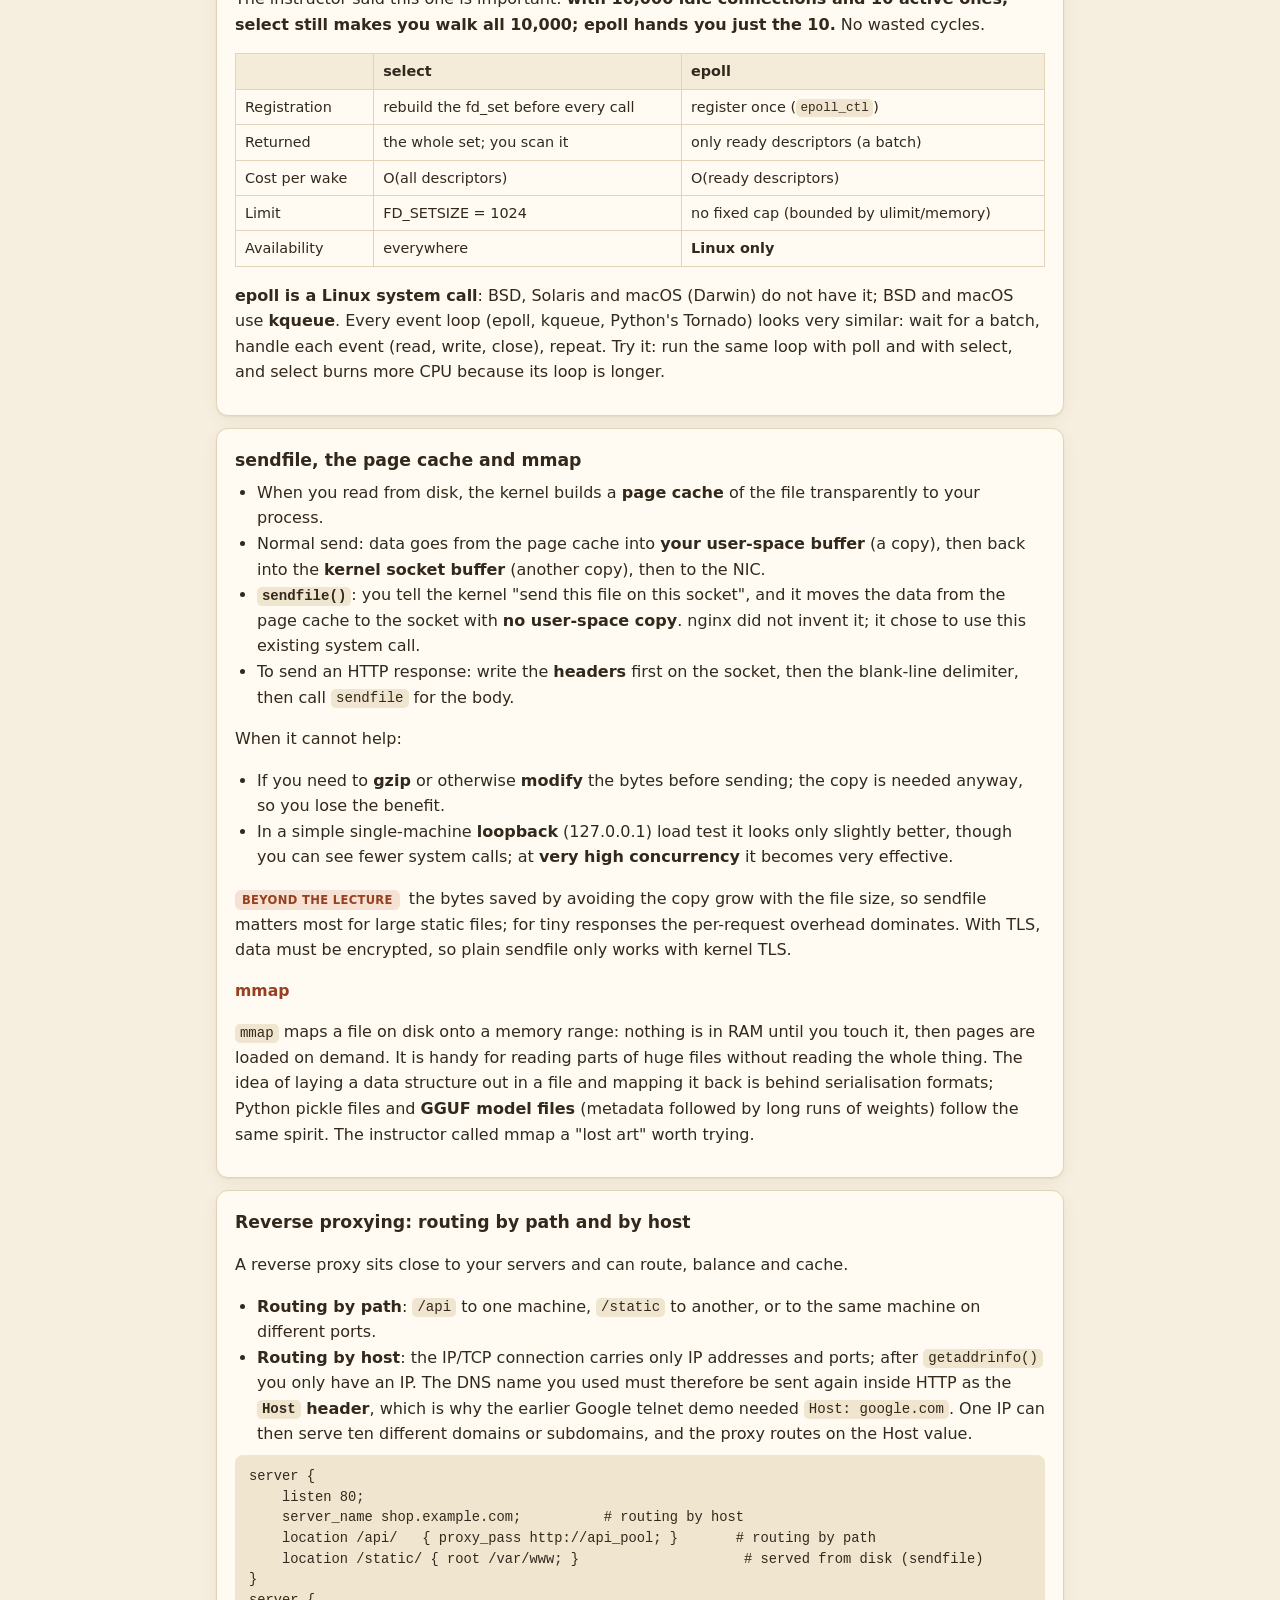
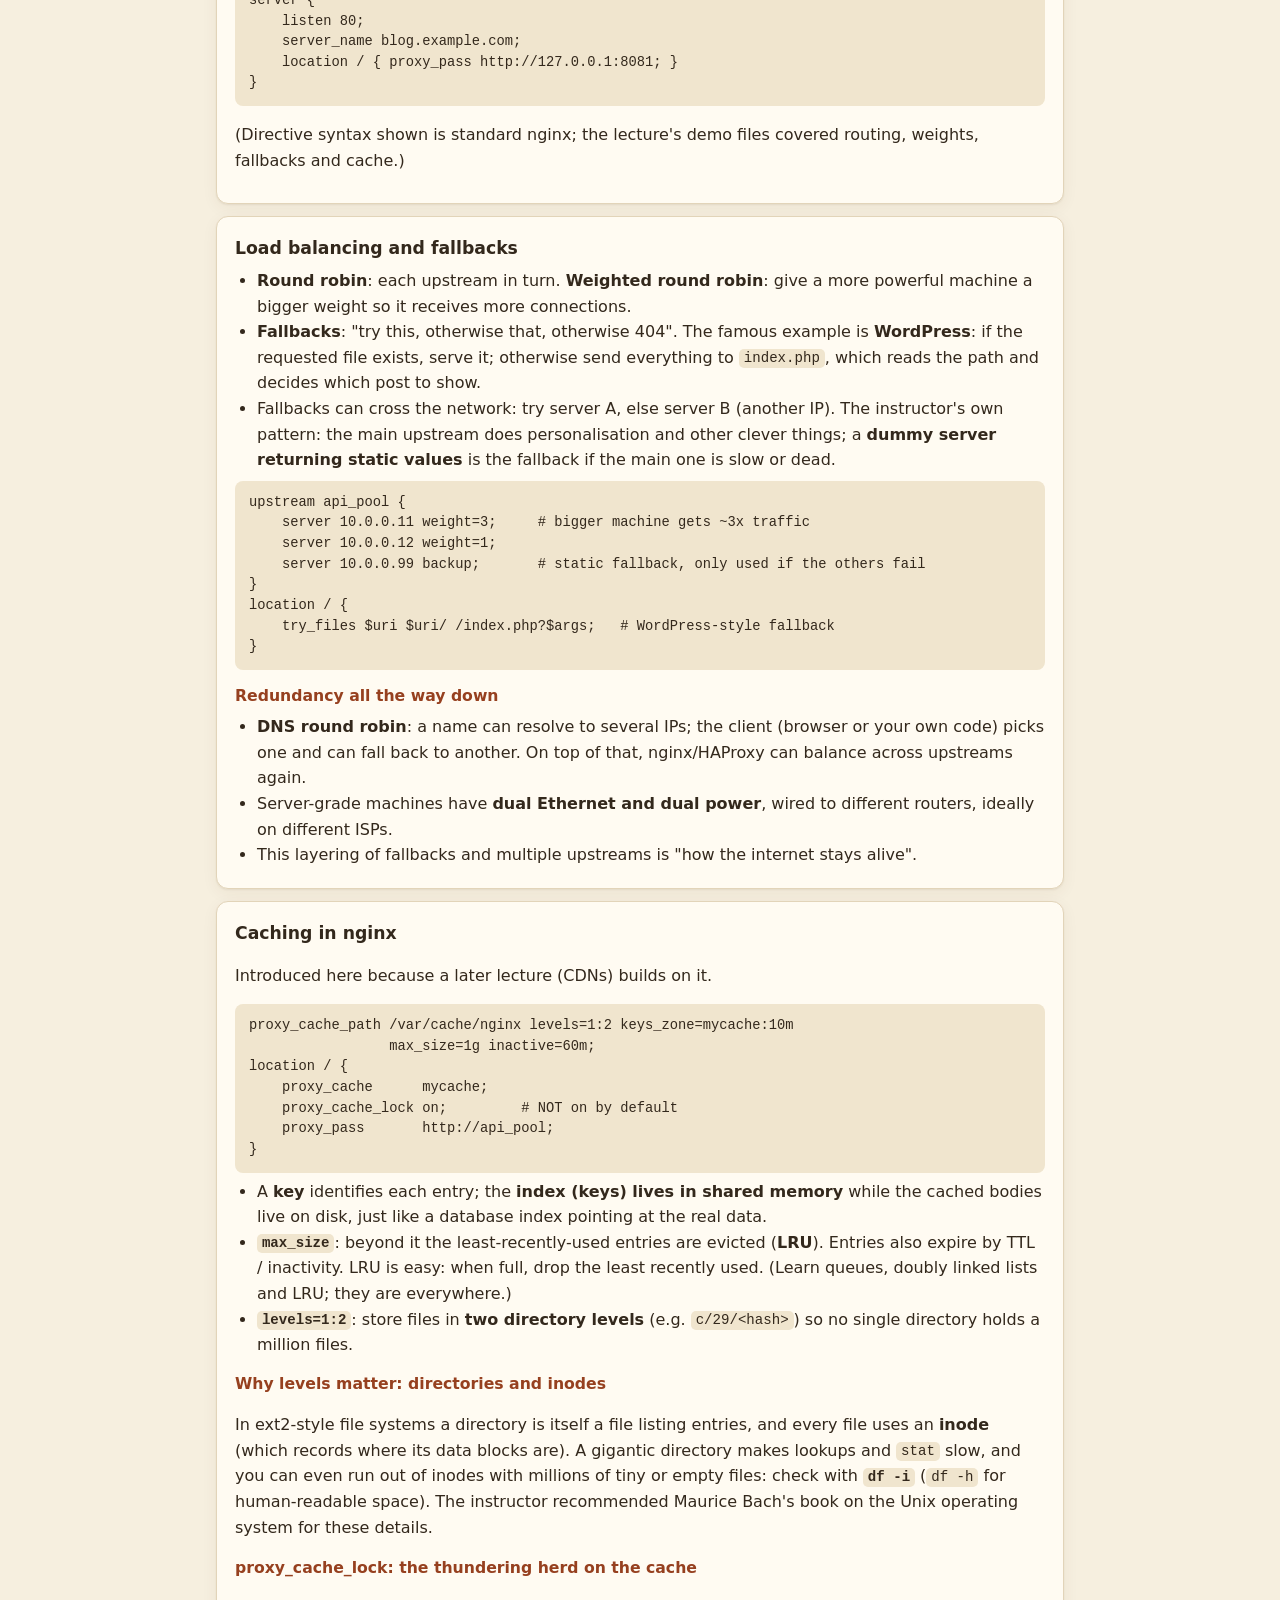
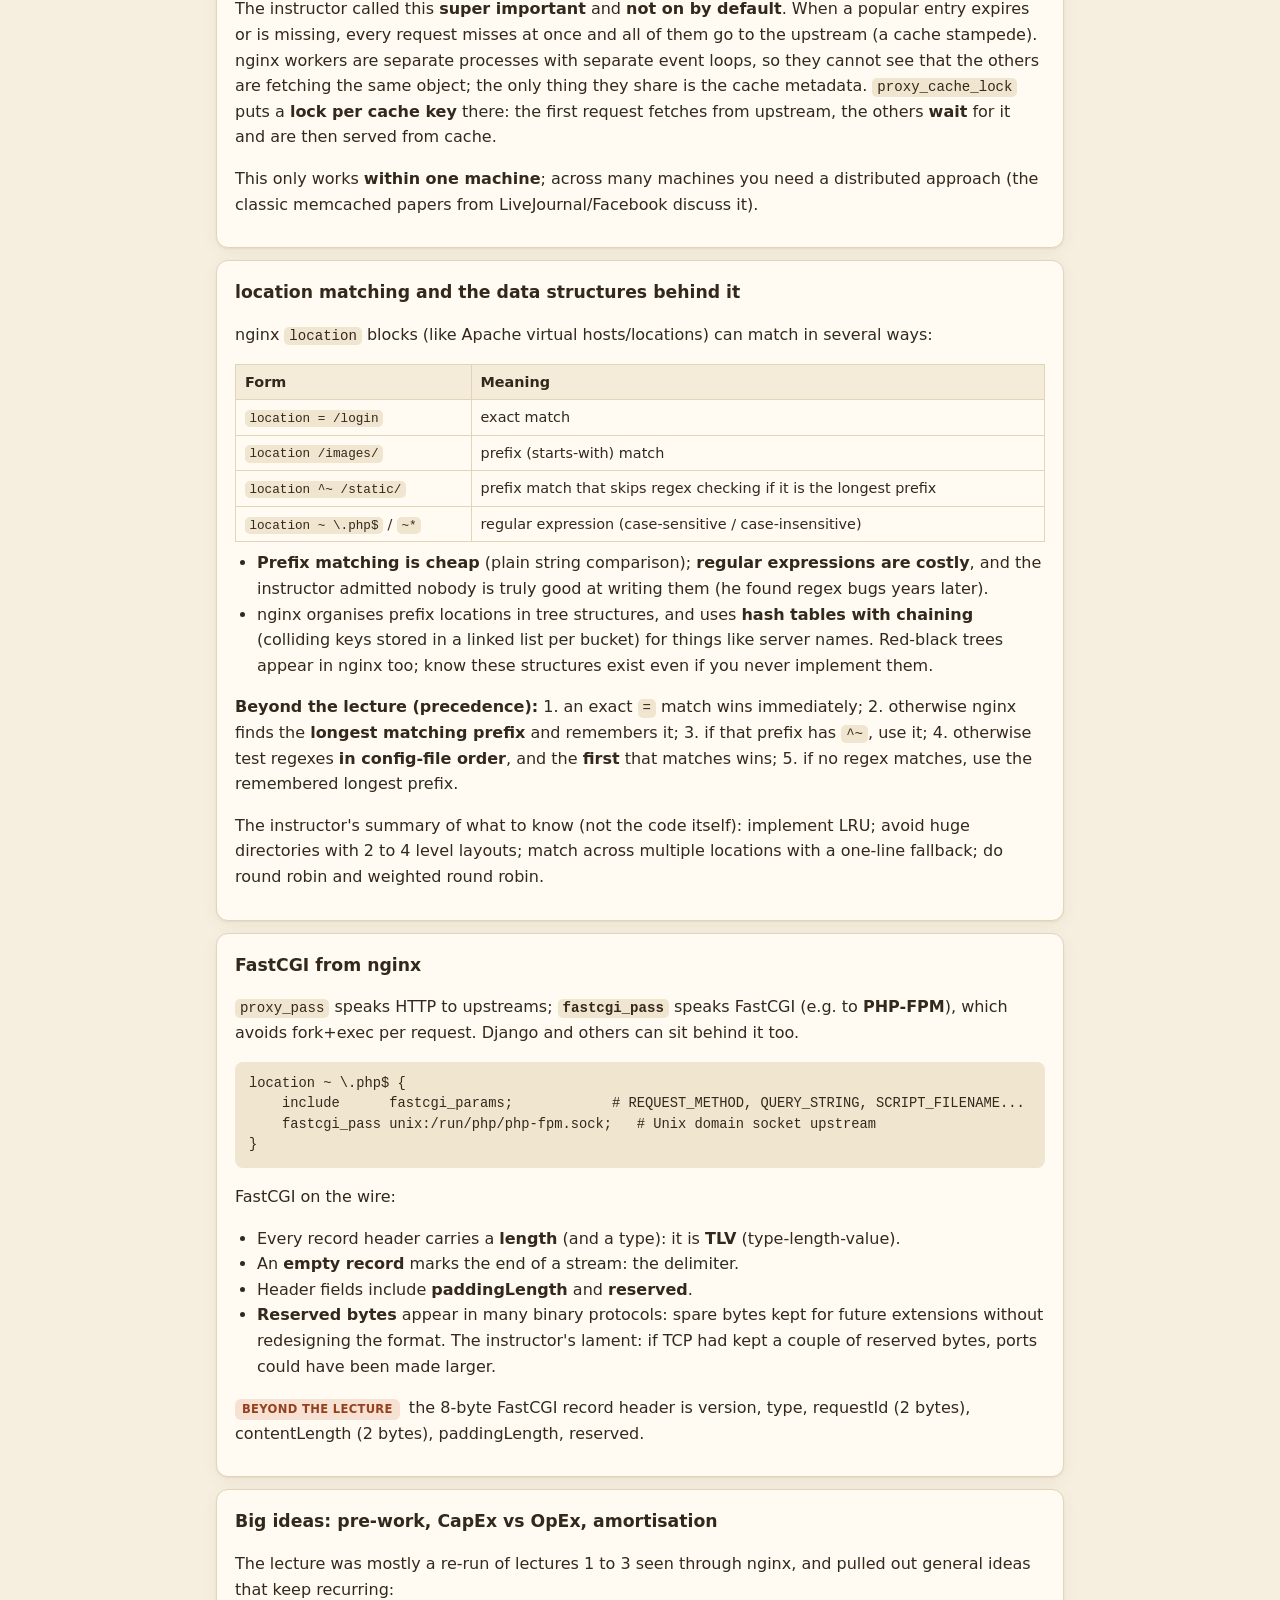
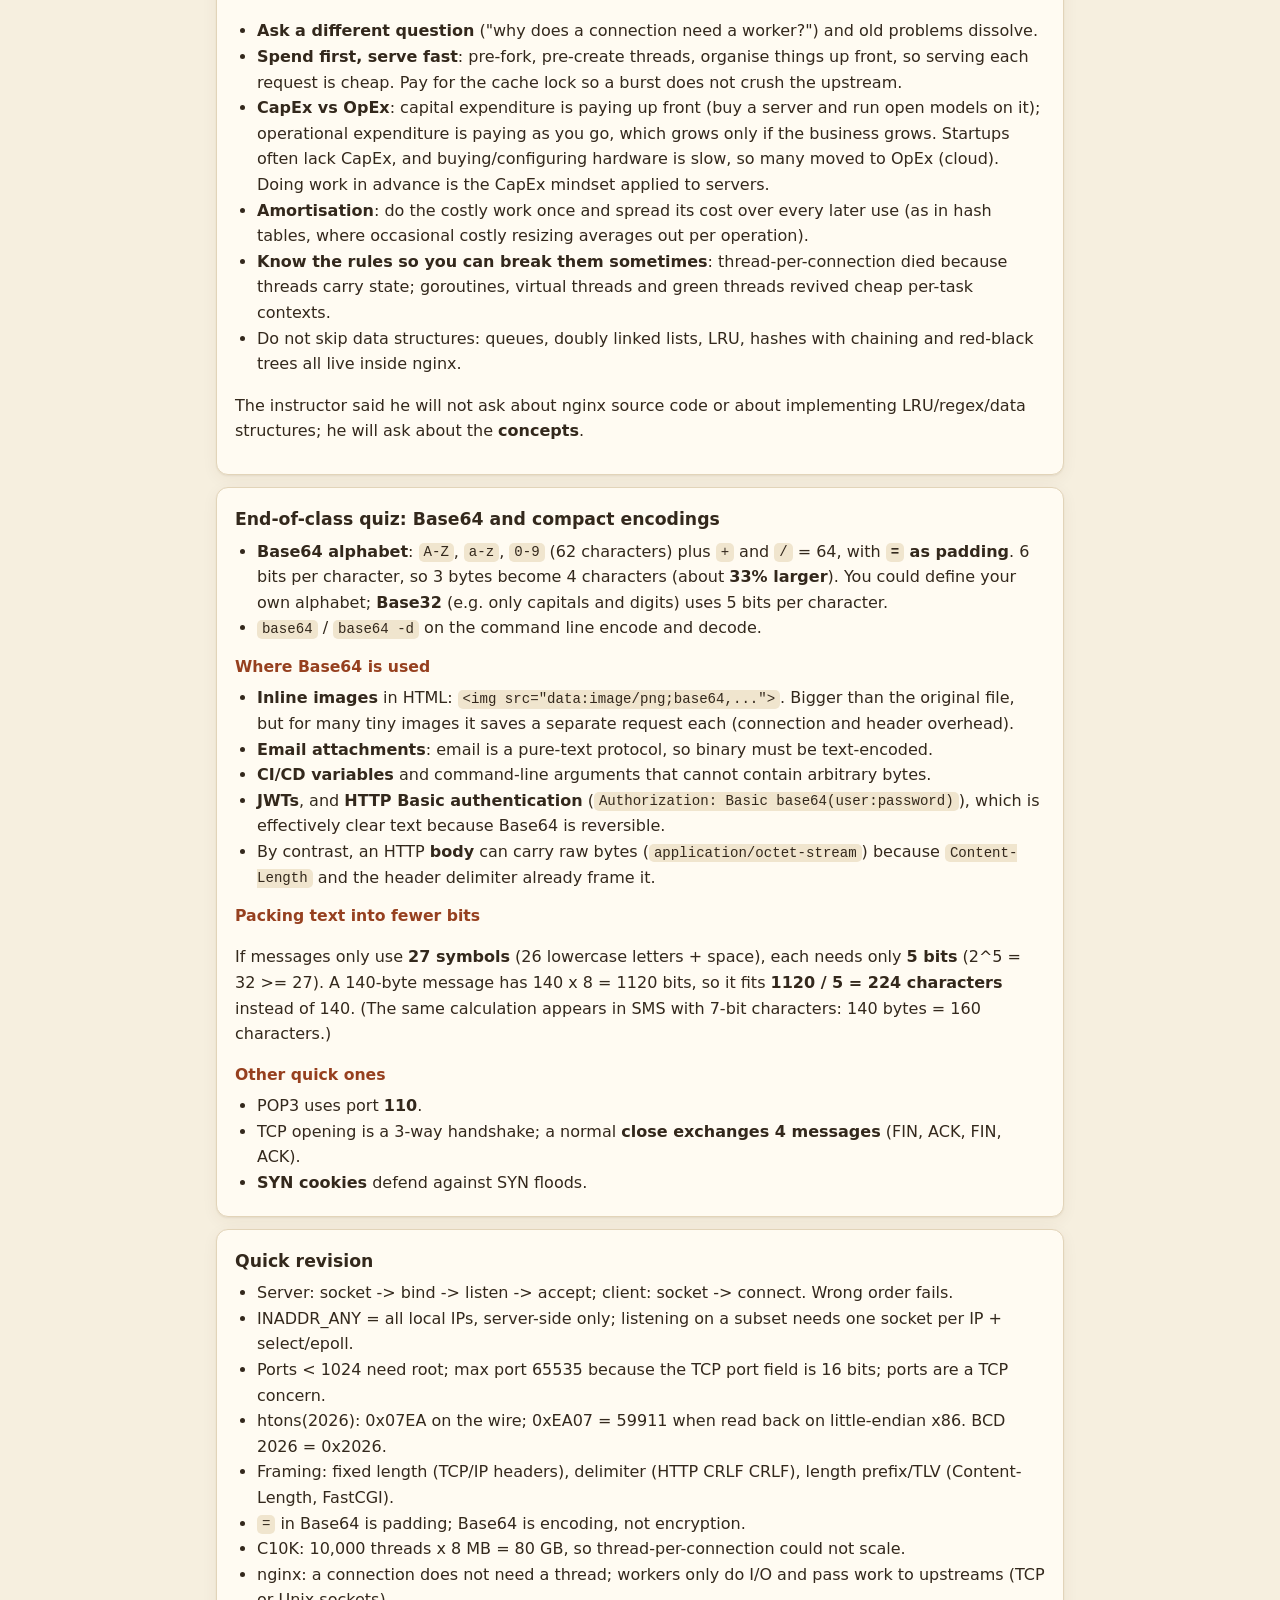
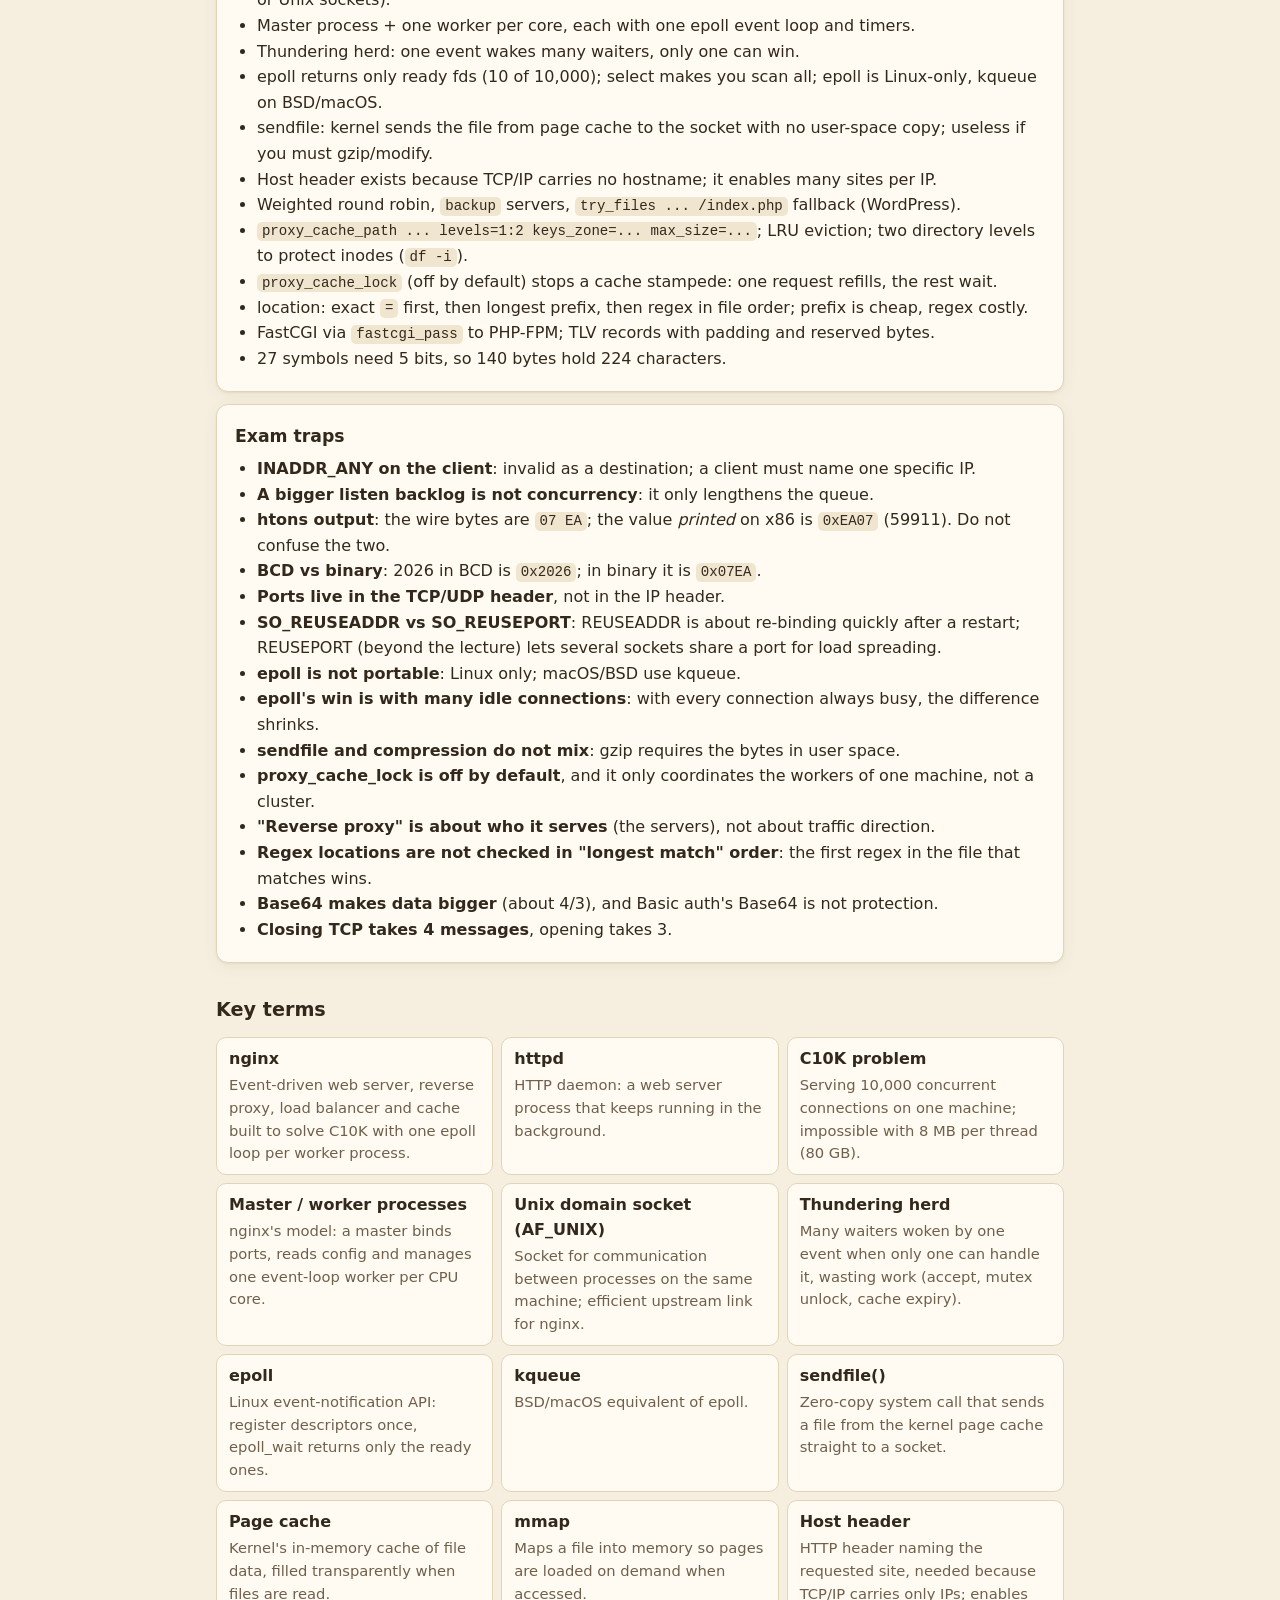
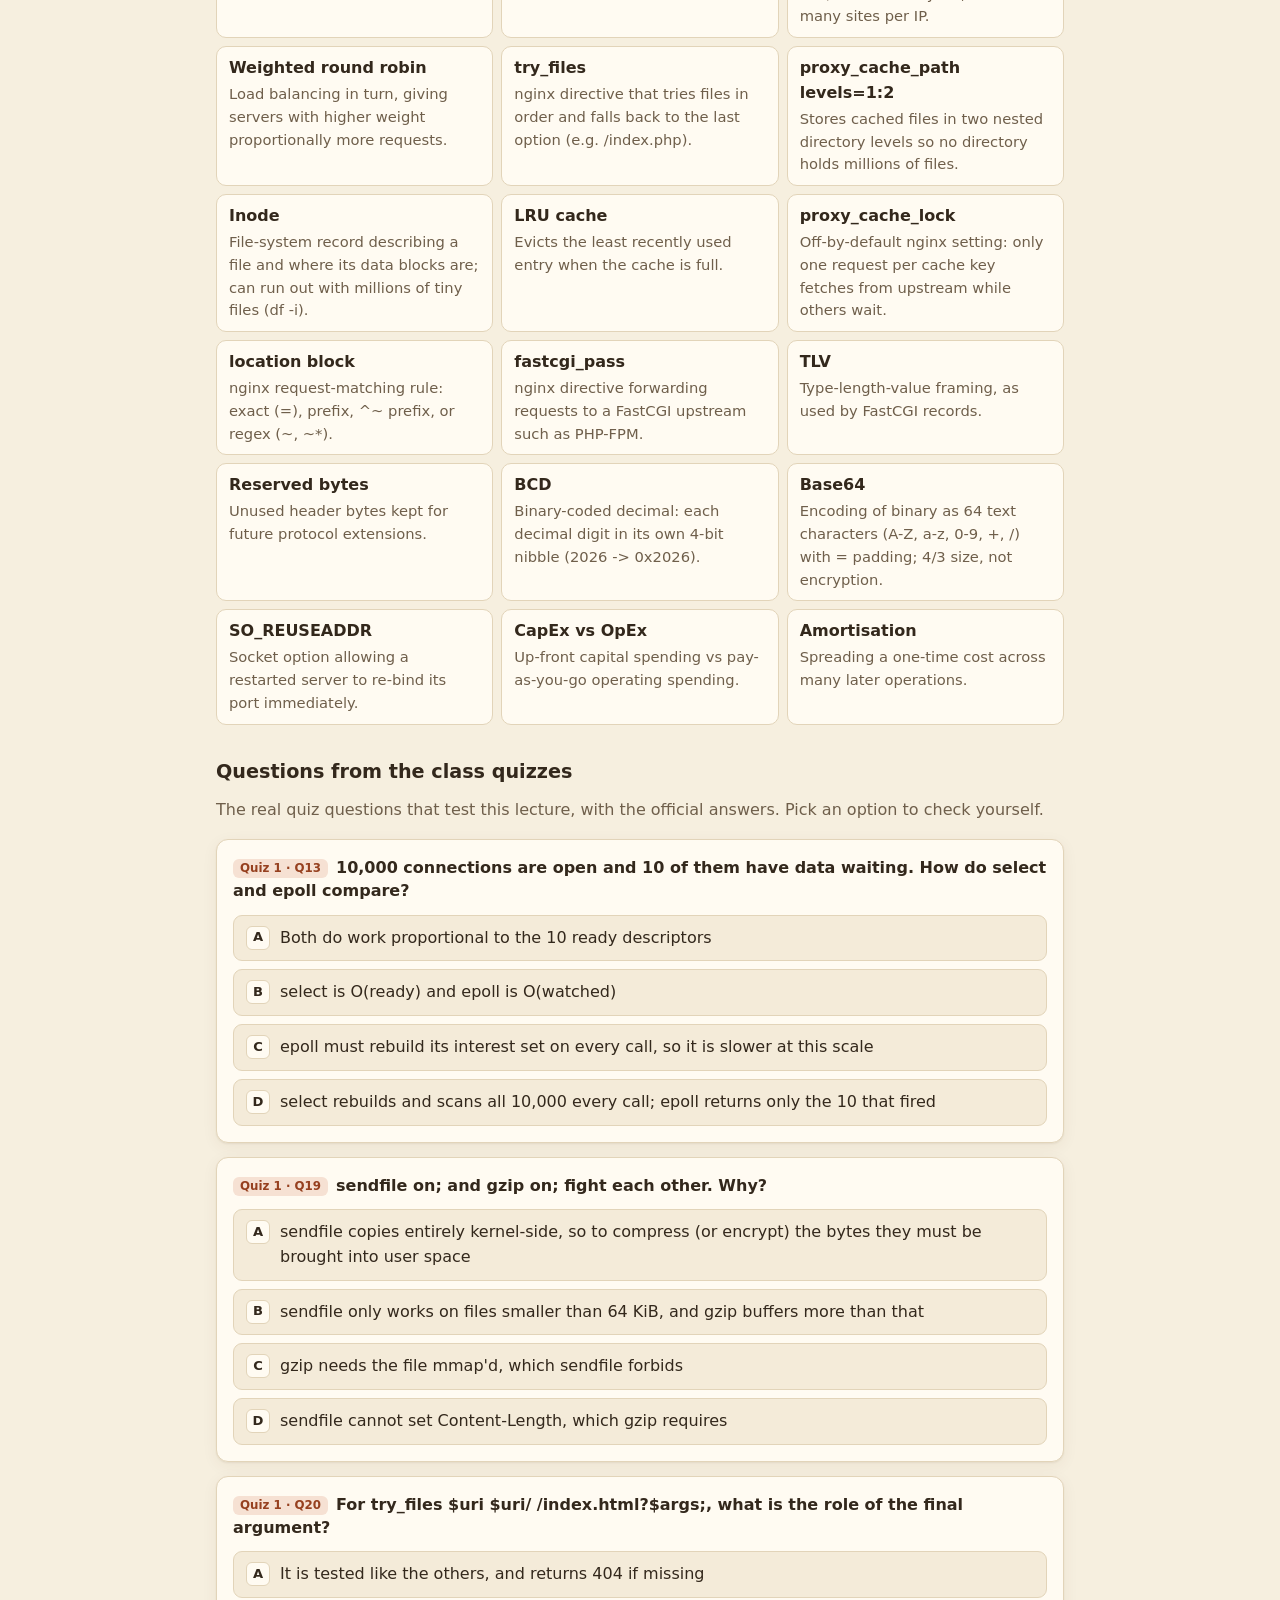
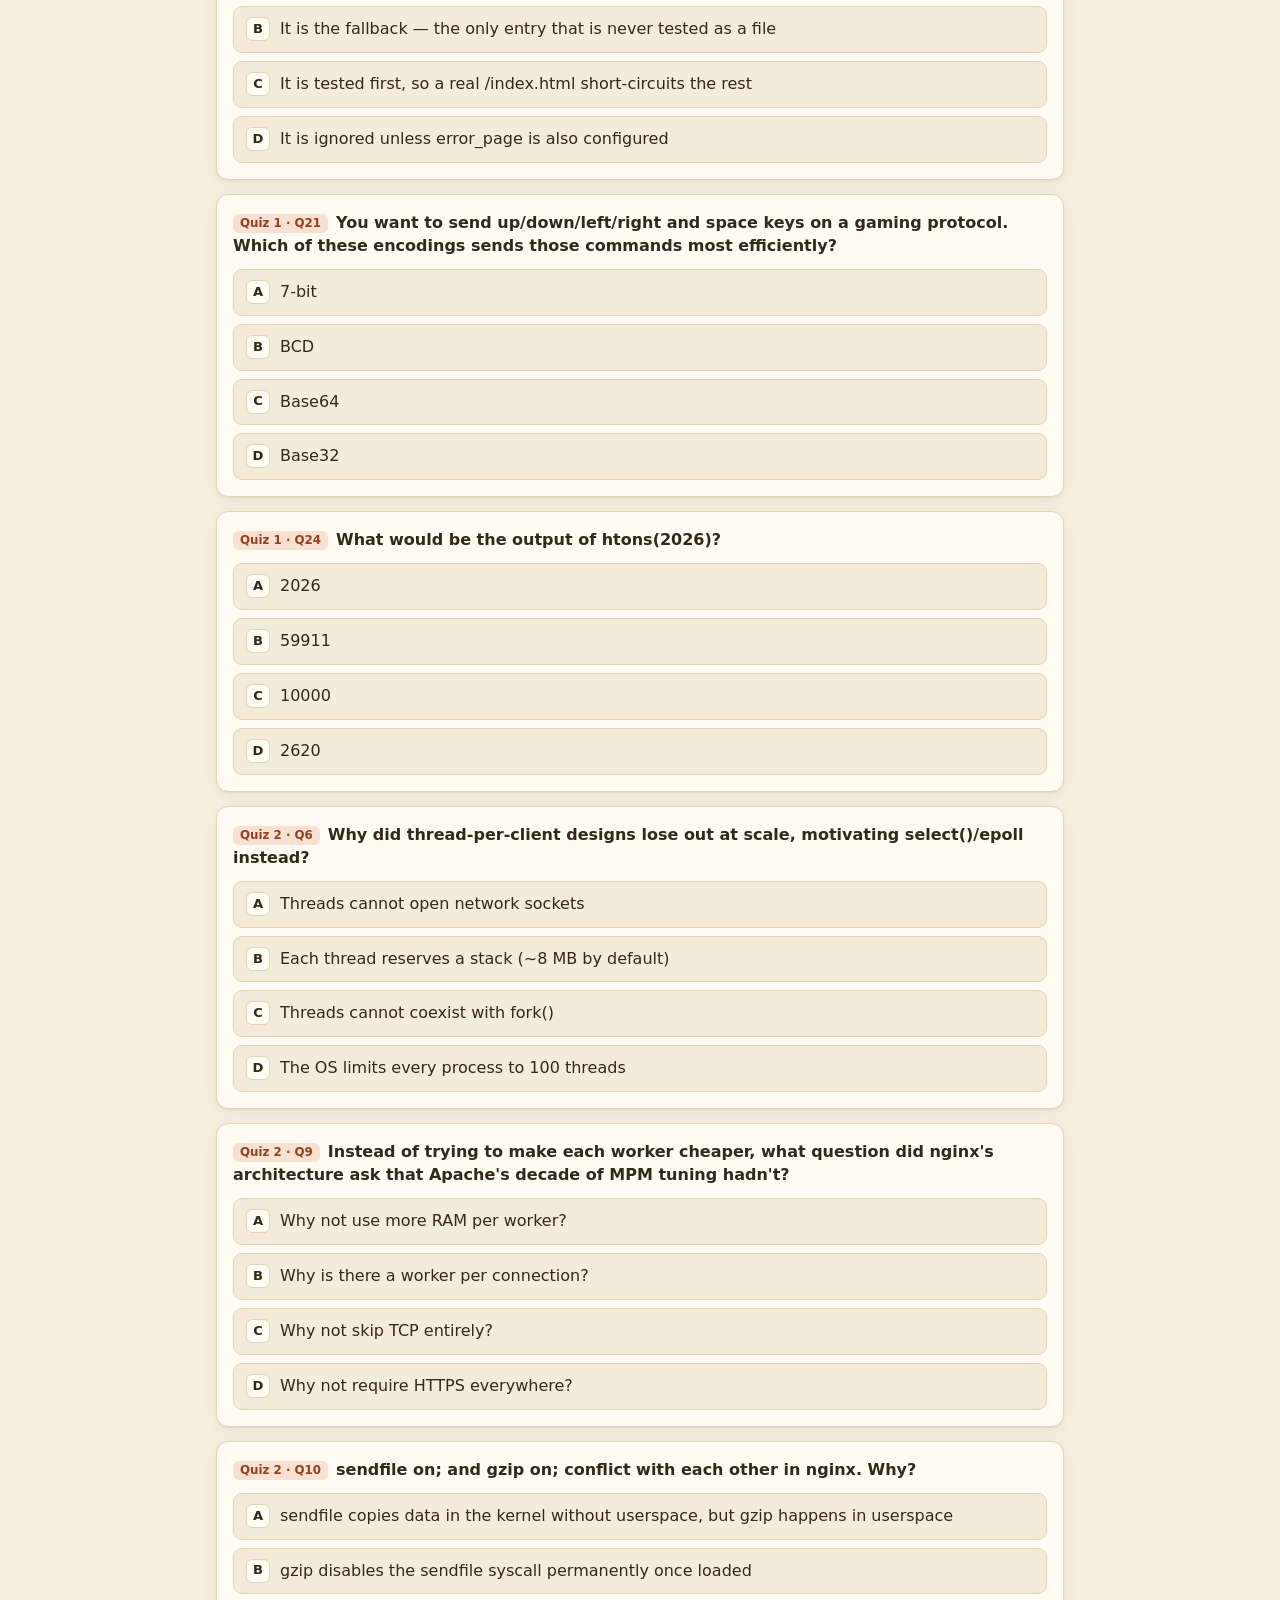
<file: lectures/lecture-04.html>
<!doctype html>
<html lang="en">
<head>
<meta charset="utf-8">
<meta name="viewport" content="width=device-width, initial-scale=1">
<title>Lecture 4: nginx deep dive · Network Architecture Revision</title>
<meta name="description" content="The class opened with a quiz revising sockets, byte order, framing and encodings, then used nginx to tie together everything about server scaling: the">
<link rel="stylesheet" href="../assets/style.css?v=22127fae2a">
</head>
<body data-page="lecture">
<header class="top"><div class="wrap">
  <a class="brand" href="../index.html">Network Architecture <span>Revision</span></a>
  <div class="spacer"></div>
  <button class="theme-toggle" type="button">☾ Dark</button>
</div></header>
<main class="wrap">
  <div class="crumbs"><a href="../index.html">All lectures</a> / <span id="l-num"></span></div>
  <h1 id="l-title"></h1>
  <p class="sub" id="l-sub"></p>
  <div class="score-line"><span id="score"></span><button class="btn" id="reset" type="button">Reset this lecture</button></div>
  <nav class="section-nav" aria-label="Sections">
    <a class="btn" href="#sec-notes">📘 One-shot notes</a>
    <a class="btn" href="#sec-terms">Key terms</a>
    <a class="btn" href="#sec-quiz">Quiz Qs</a>
    <a class="btn" href="#sec-mcq">Practice MCQs</a>
    <a class="btn" href="#sec-short">Written answers</a>
  </nav>
  <h2 id="sec-notes">📘 One-shot notes</h2>
  <div class="toc" id="toc"></div>
  <div id="notes"></div>
  <h2 id="sec-terms">Key terms</h2>
  <div id="terms"></div>
  <h2 id="sec-quiz">Questions from the class quizzes</h2>
  <p class="sub">The real quiz questions that test this lecture, with the official answers. Pick an option to check yourself.</p>
  <div id="quiz"></div>
  <h2 id="sec-mcq">Practice MCQs</h2>
  <p class="sub">Exam-style questions on everything in this lecture: green if you're right, red if not, with an explanation either way.</p>
  <div id="mcqs"></div>
  <h2 id="sec-short">Written answers</h2>
  <p class="sub">Write your answer and press <b>Check answer</b>: it is green only when every key point is covered.</p>
  <div id="short"></div>
  <nav class="pager" id="pager" aria-label="Lecture navigation"></nav>

  <p class="foot">Built from the class lectures and the two class quizzes for Network Architecture. Points marked <span class="beyond">Beyond the lecture</span> add standard theory that wasn't covered in class. Your answers are saved only in this browser.</p>
</main>
<script src="../data/site.js?v=35b3f3f5b0"></script>
<script src="../data/lecture-04.js?v=a4e3403340"></script>
<script src="../assets/app.js?v=5c8128cb77"></script>
</body>
</html>
</file>
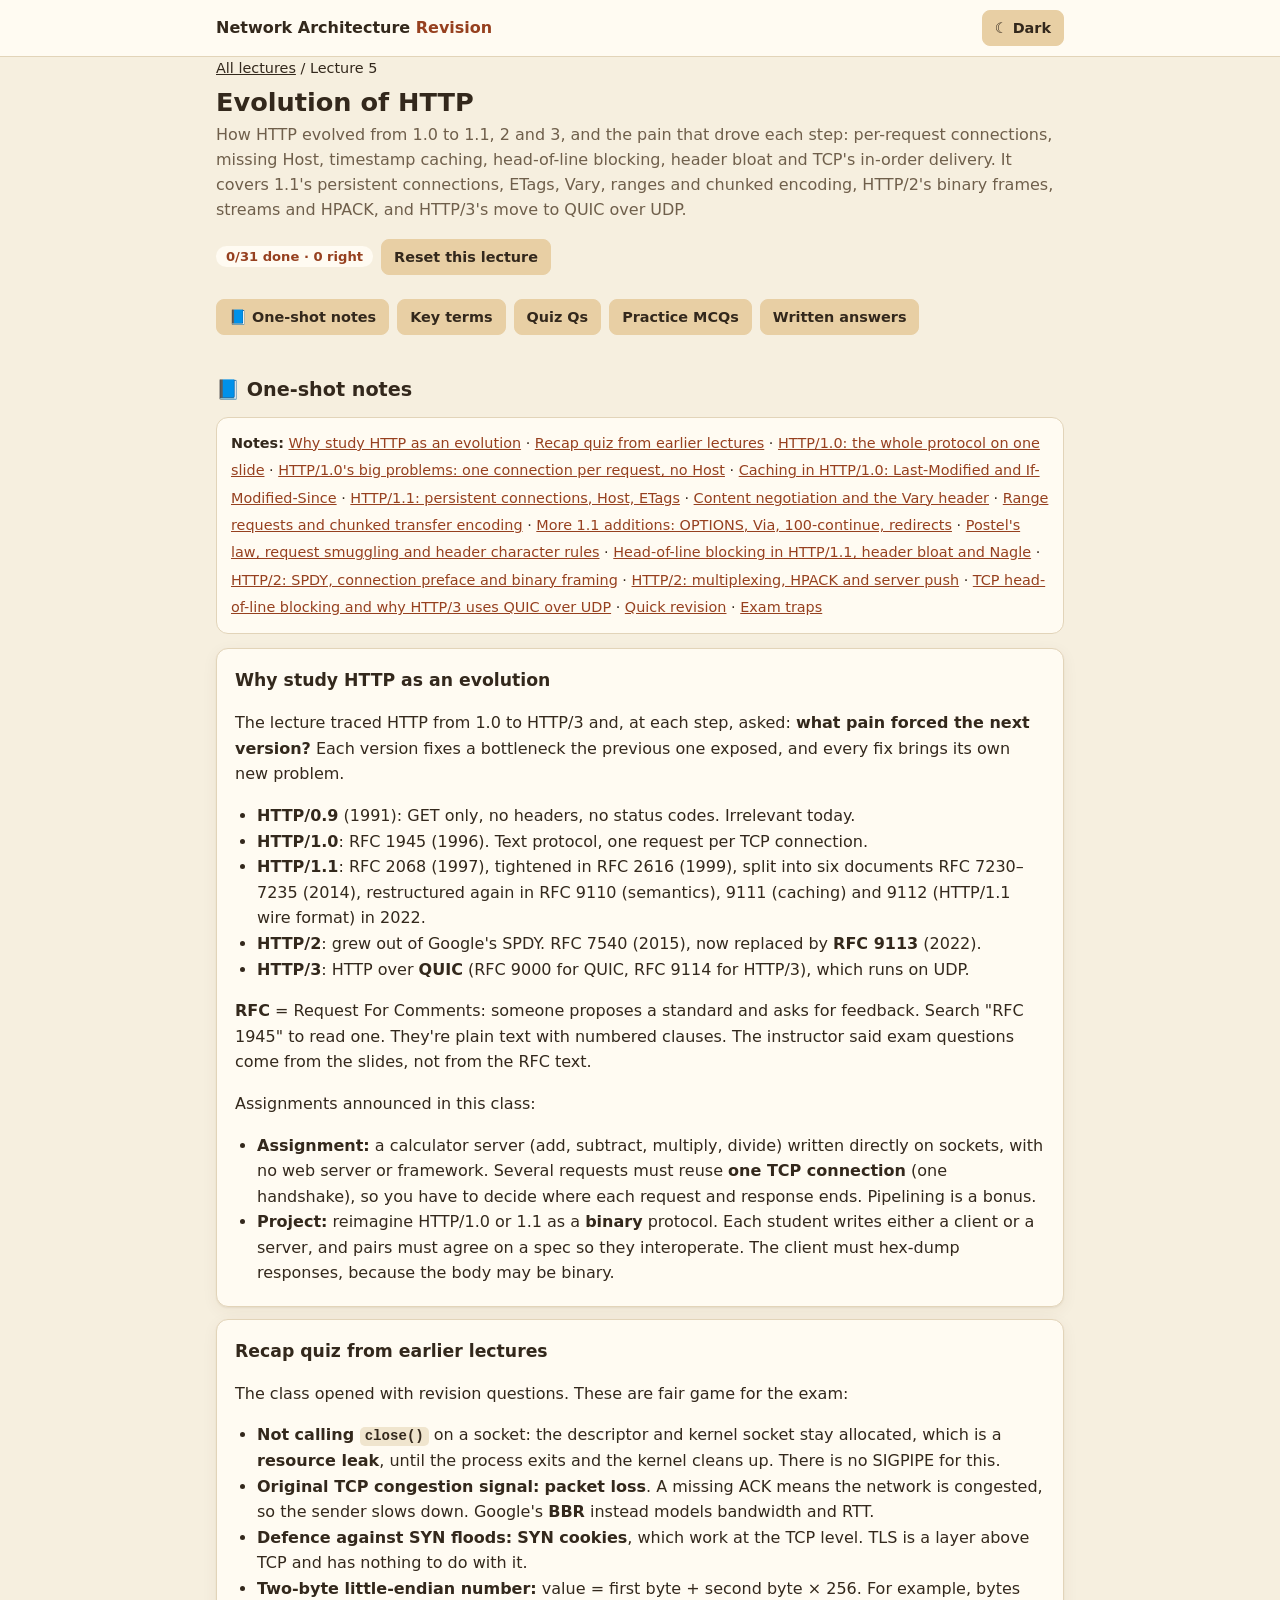
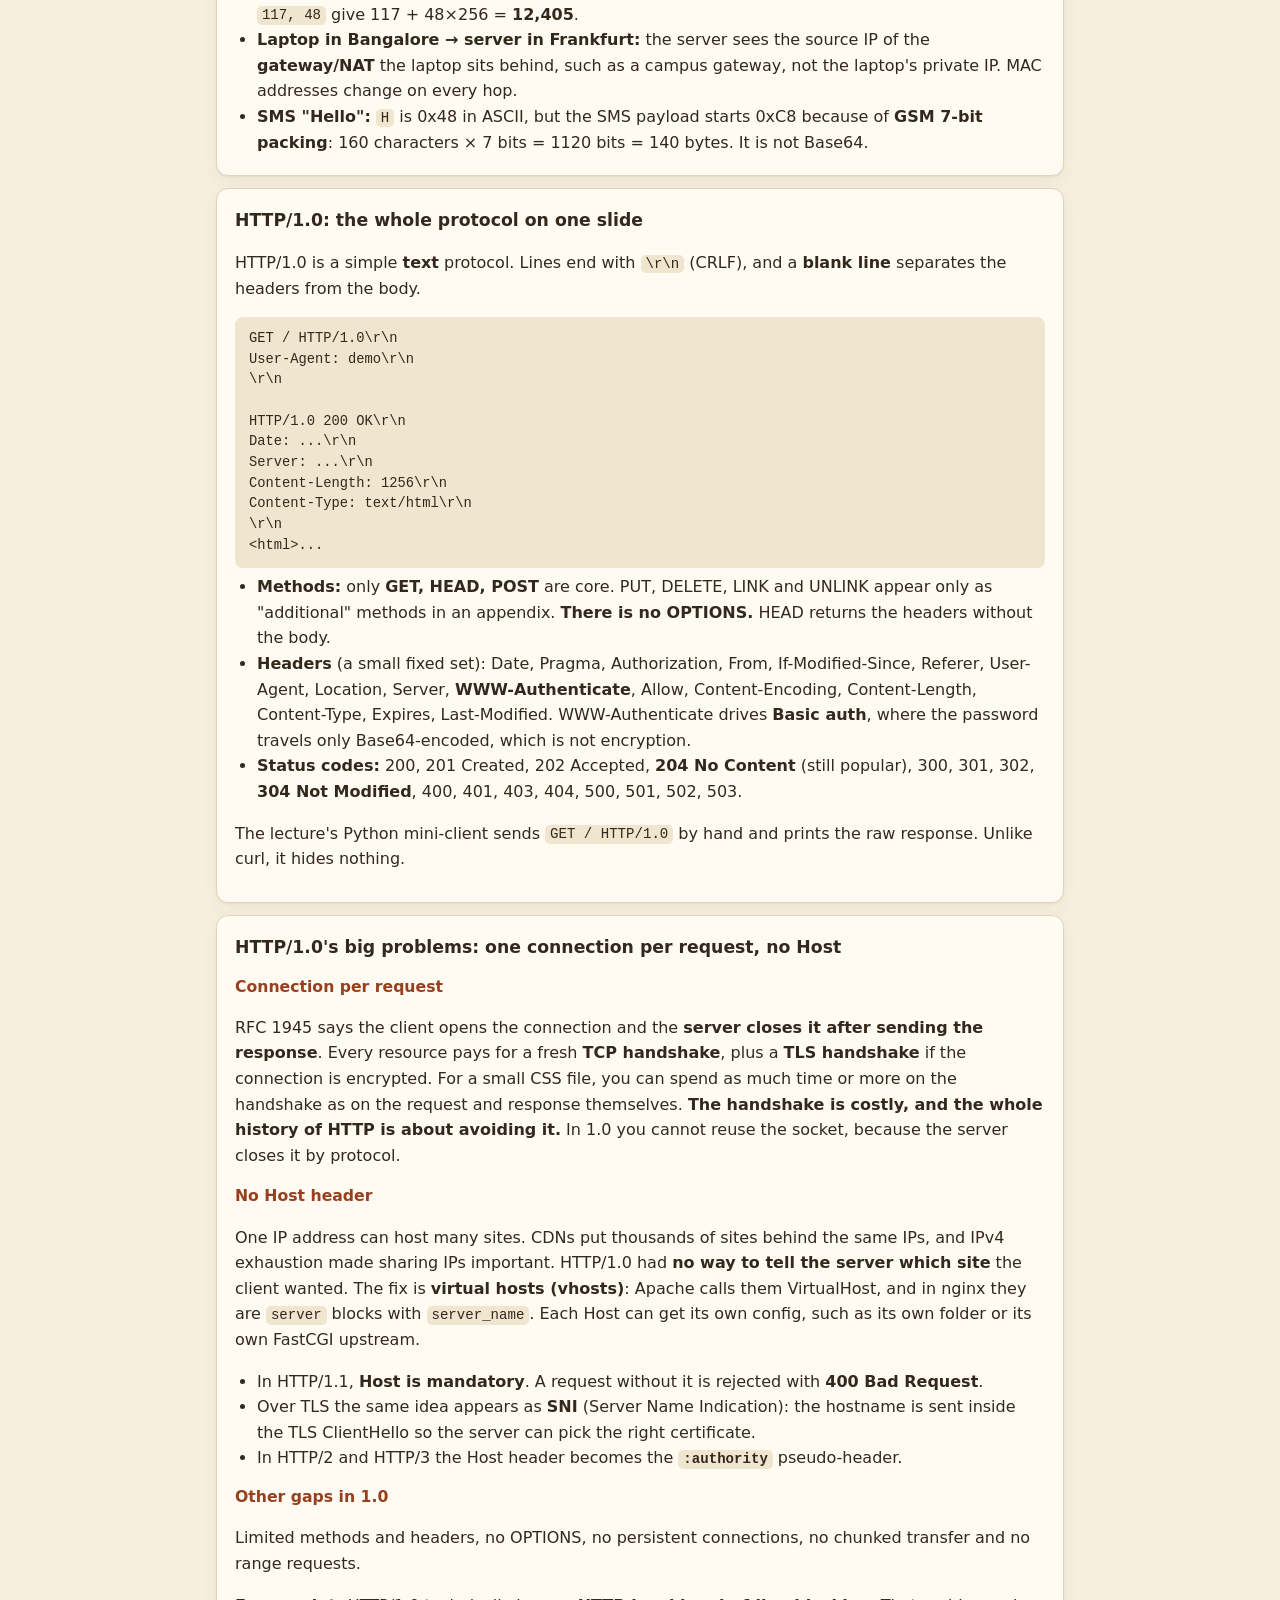
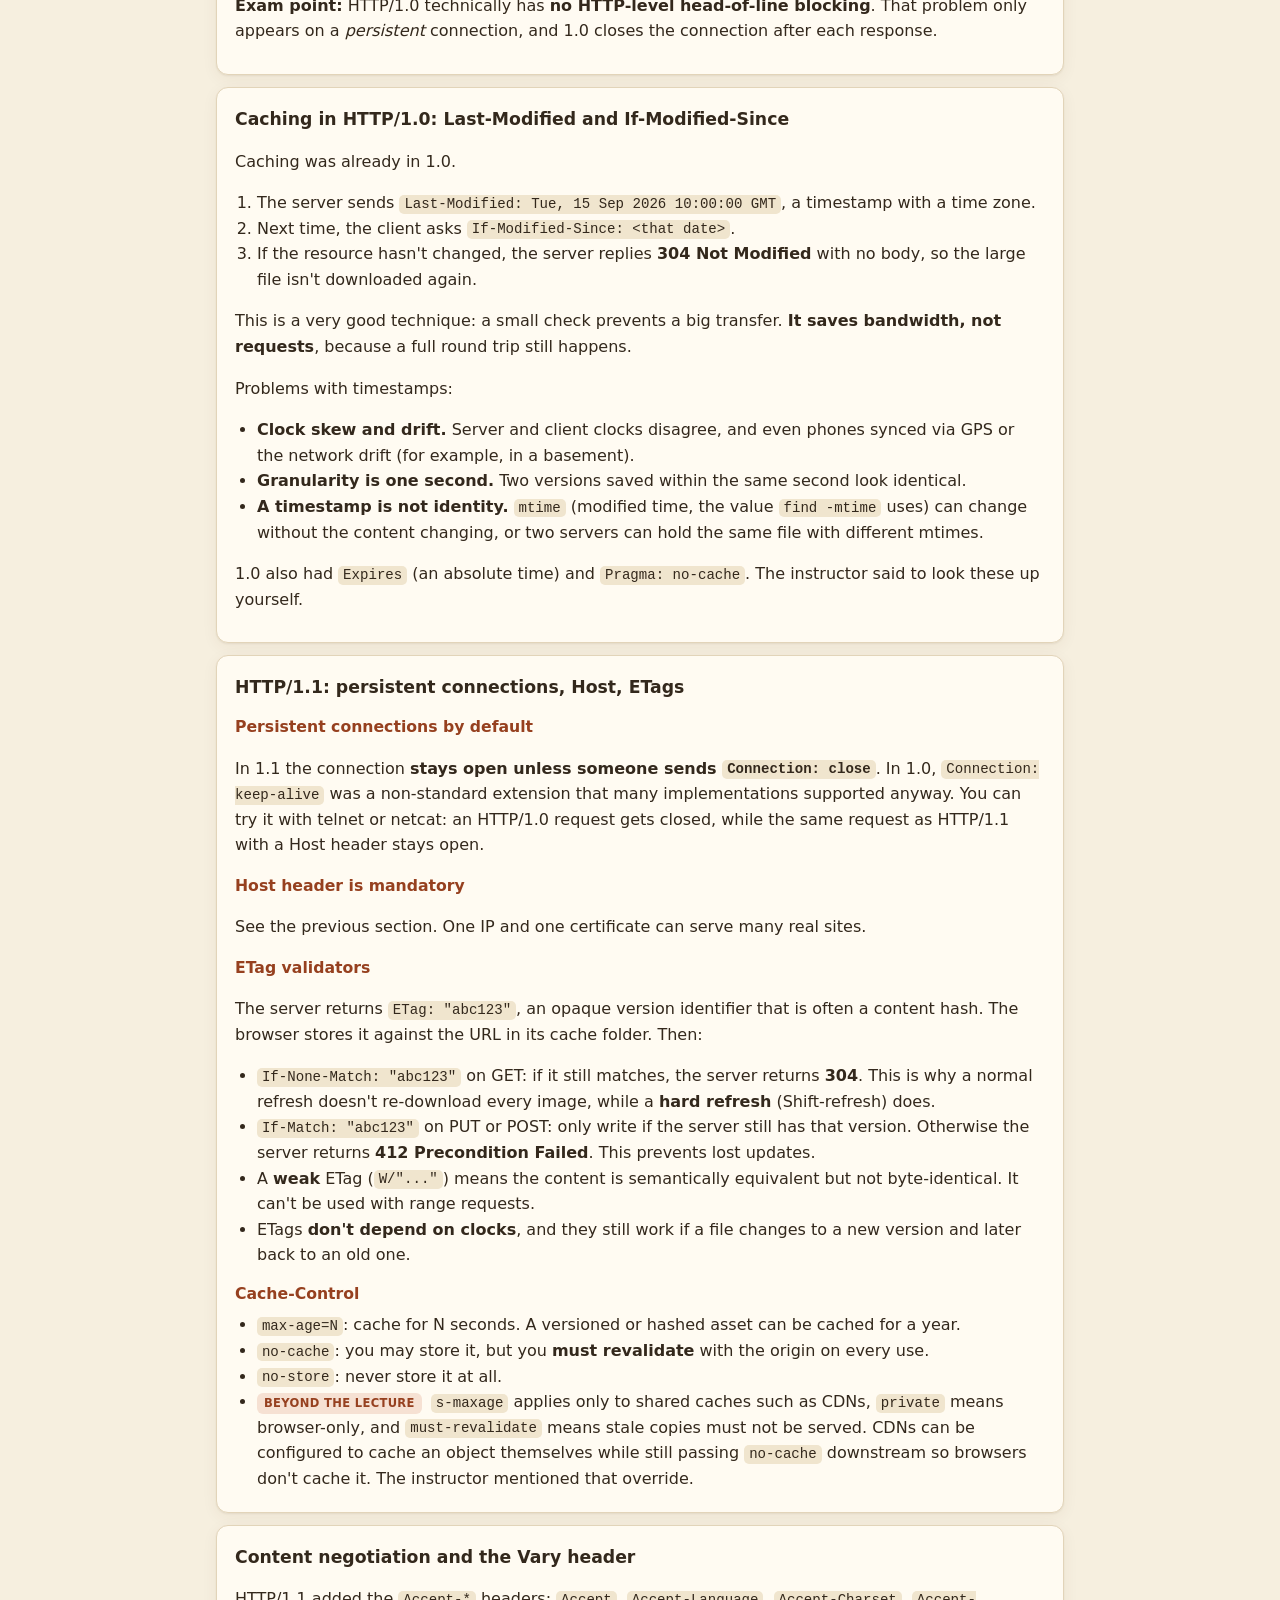
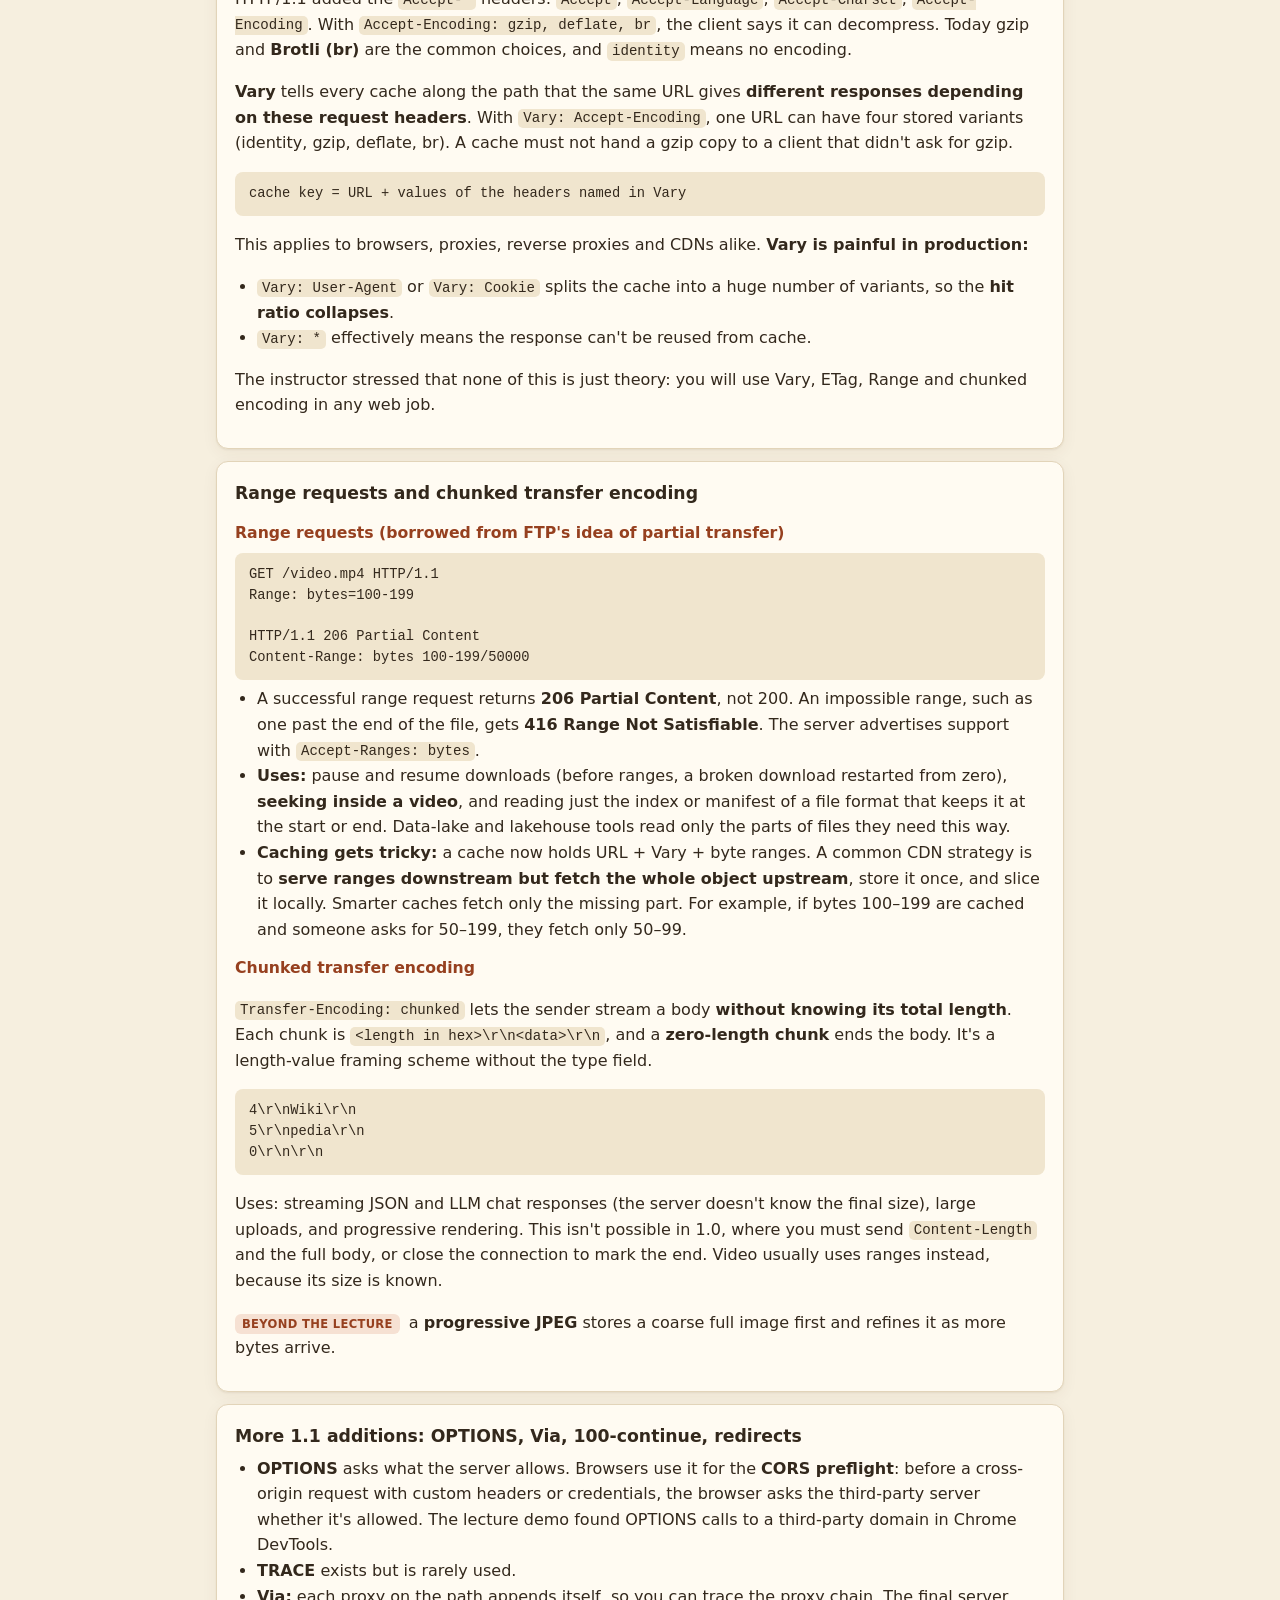
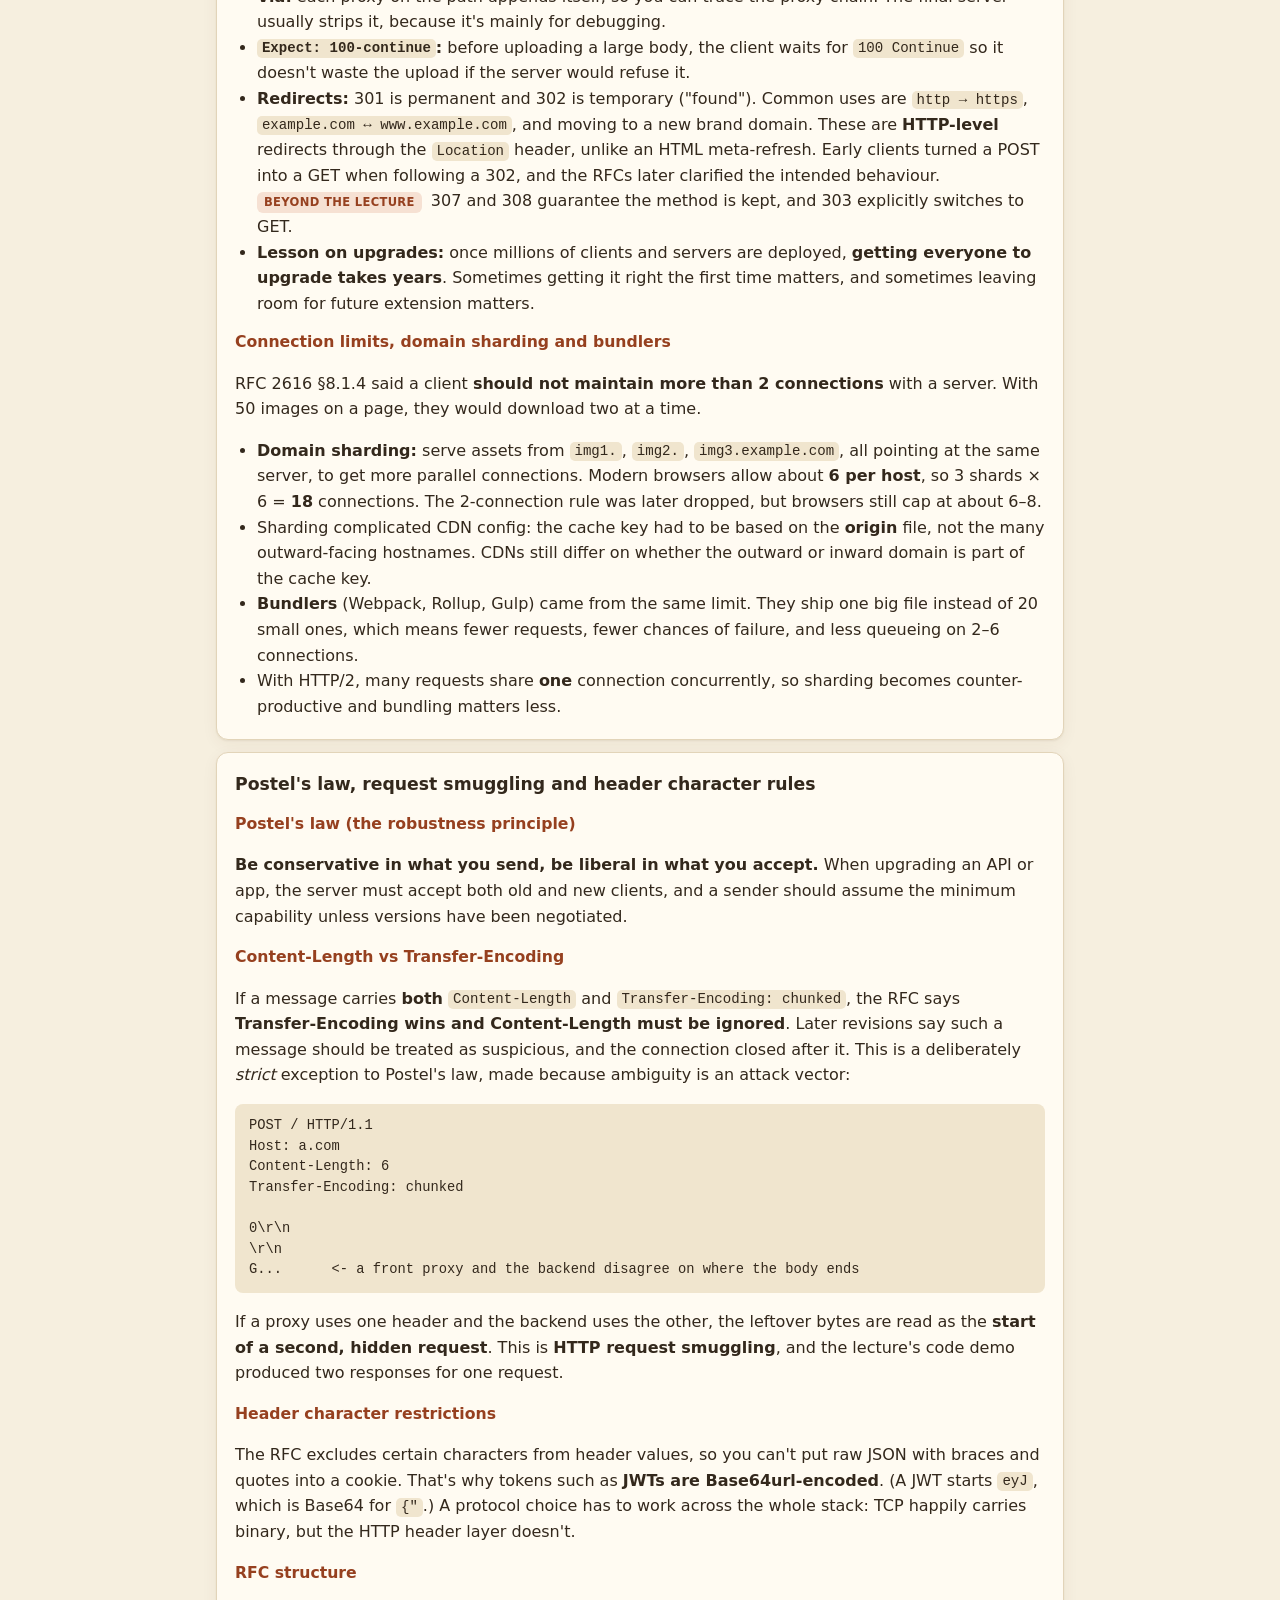
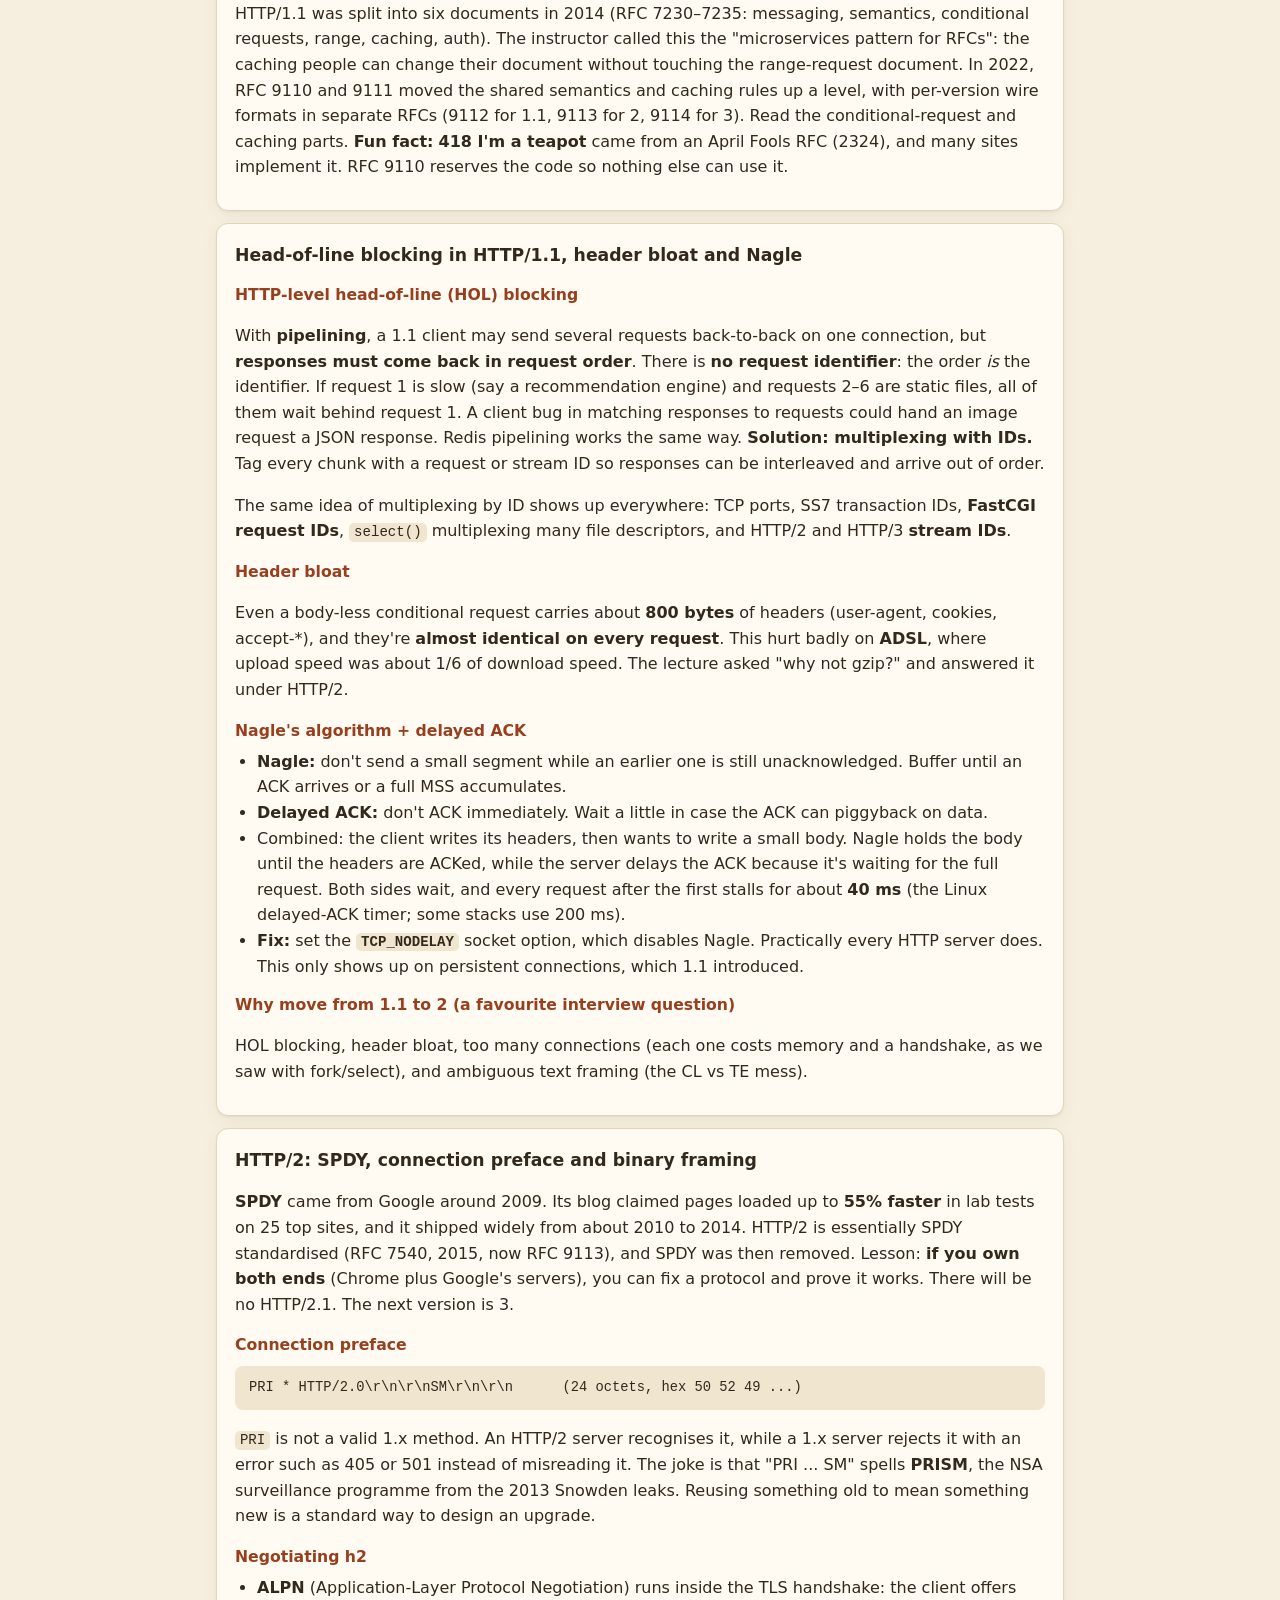
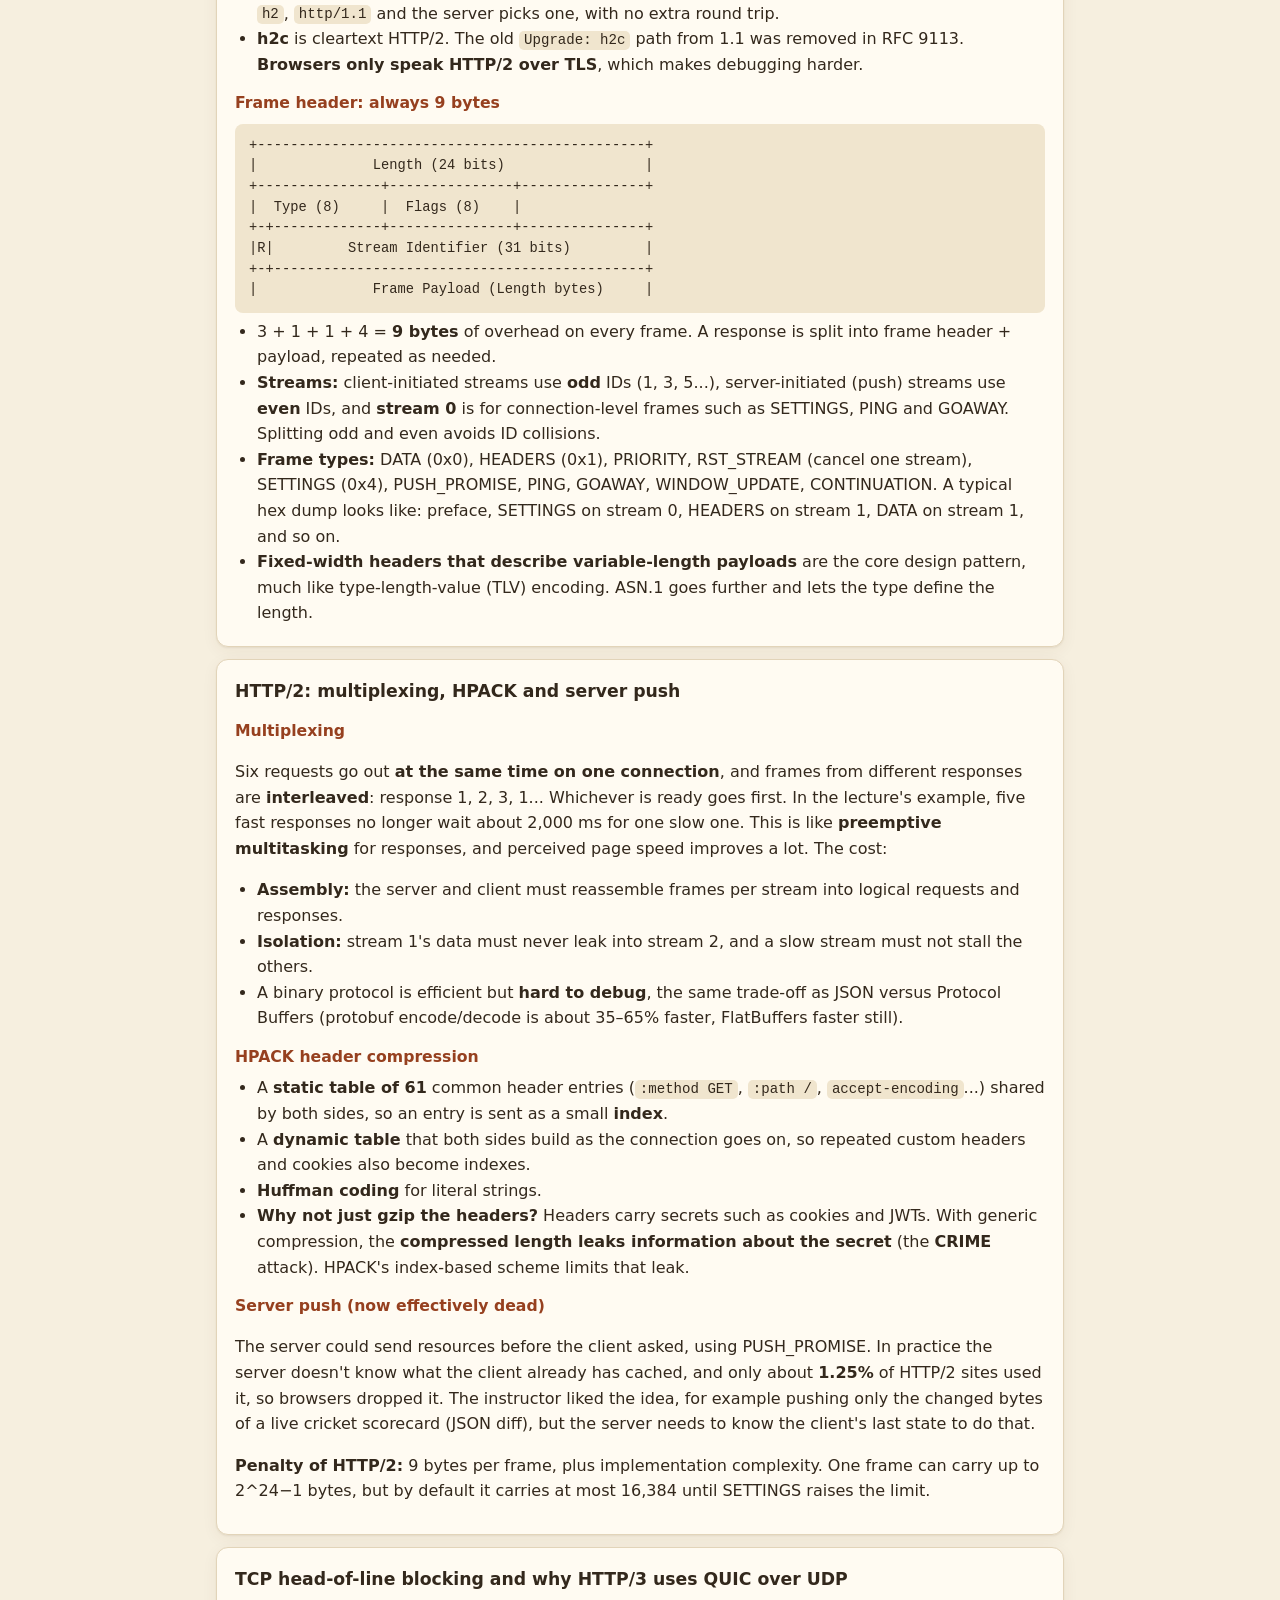
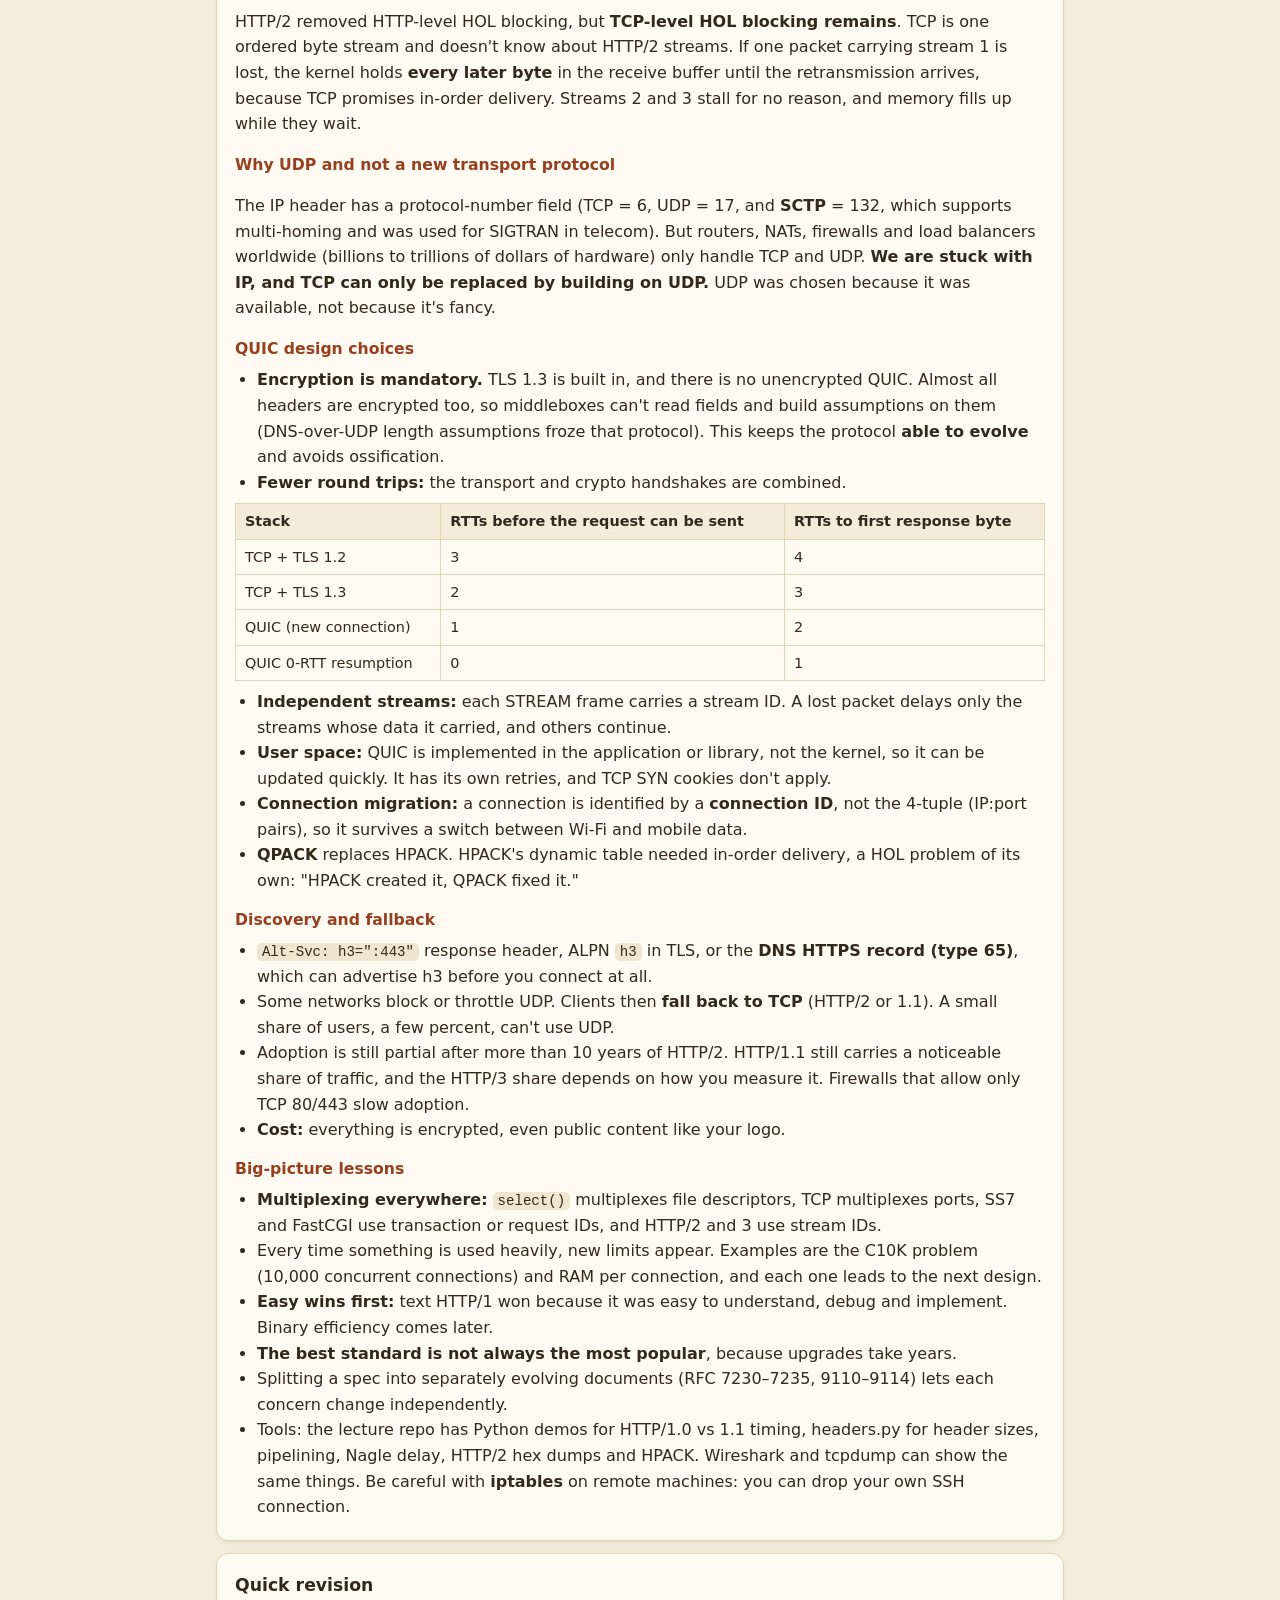
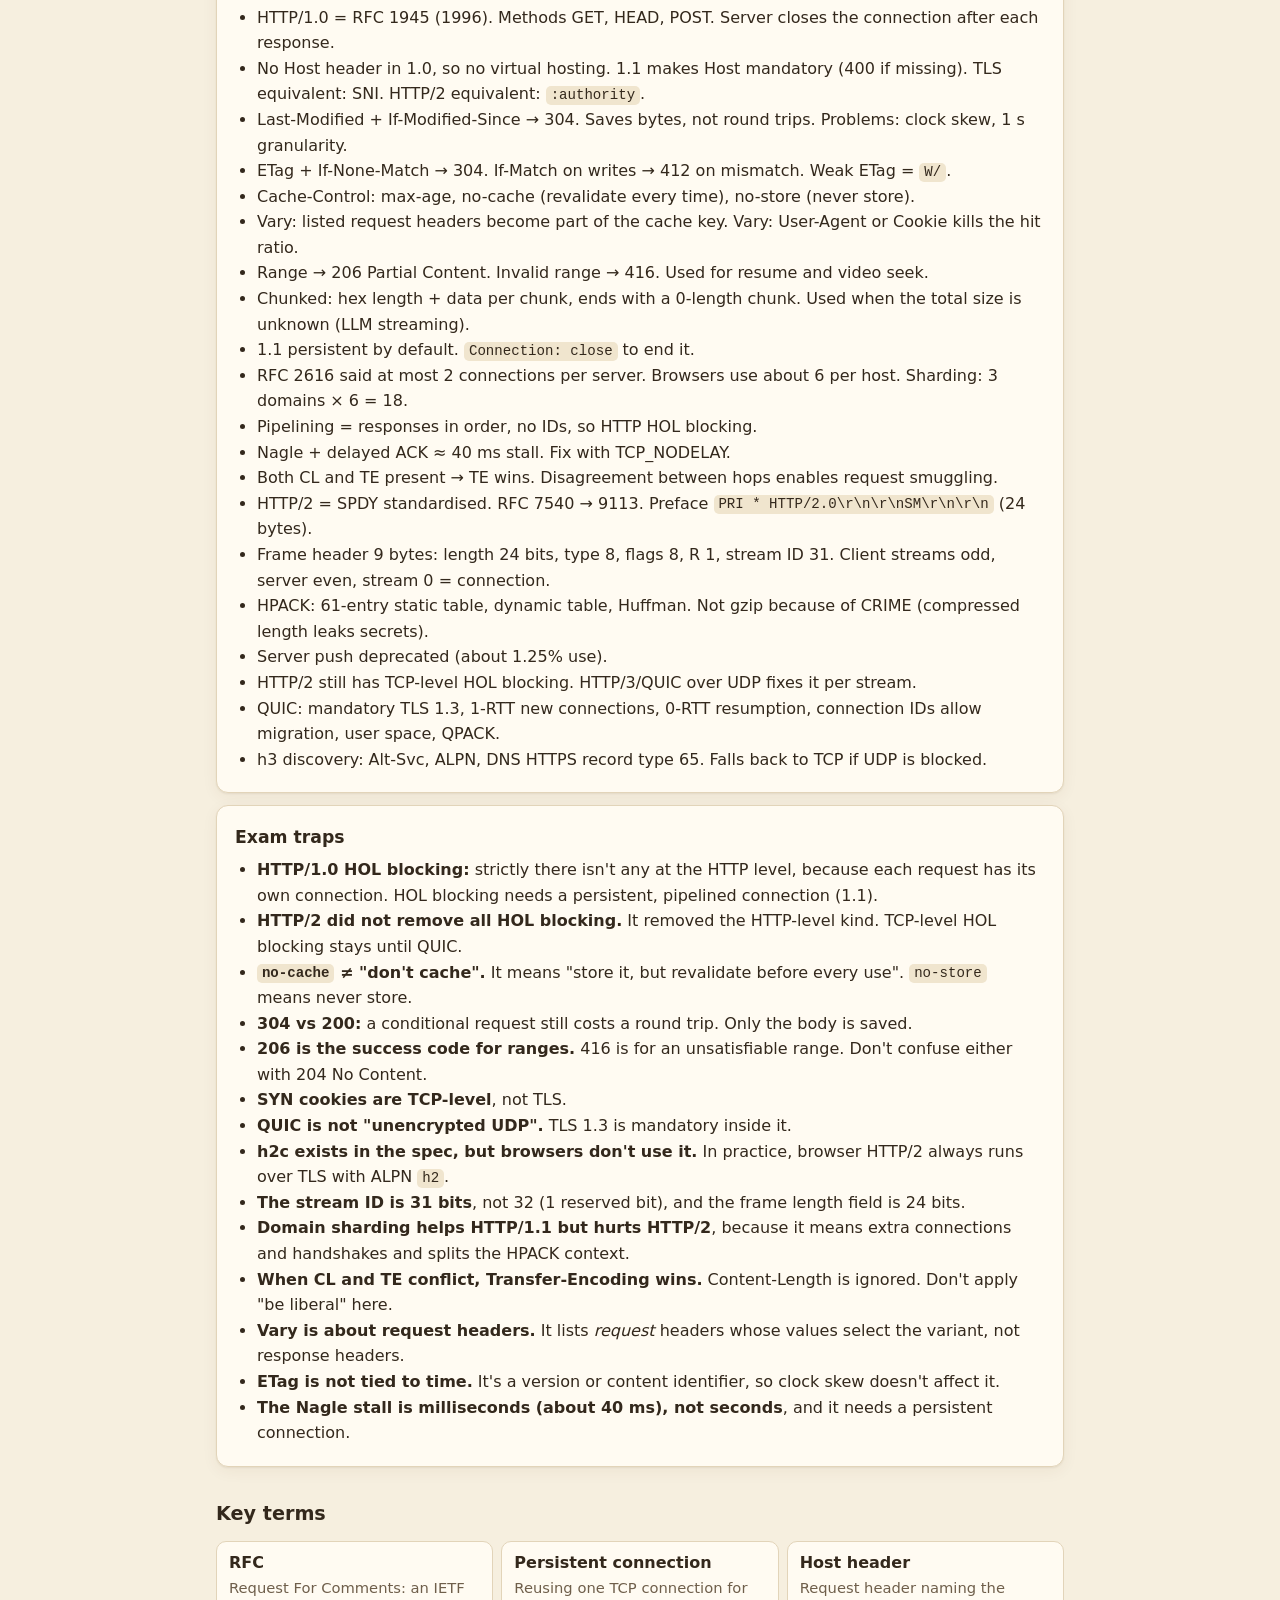
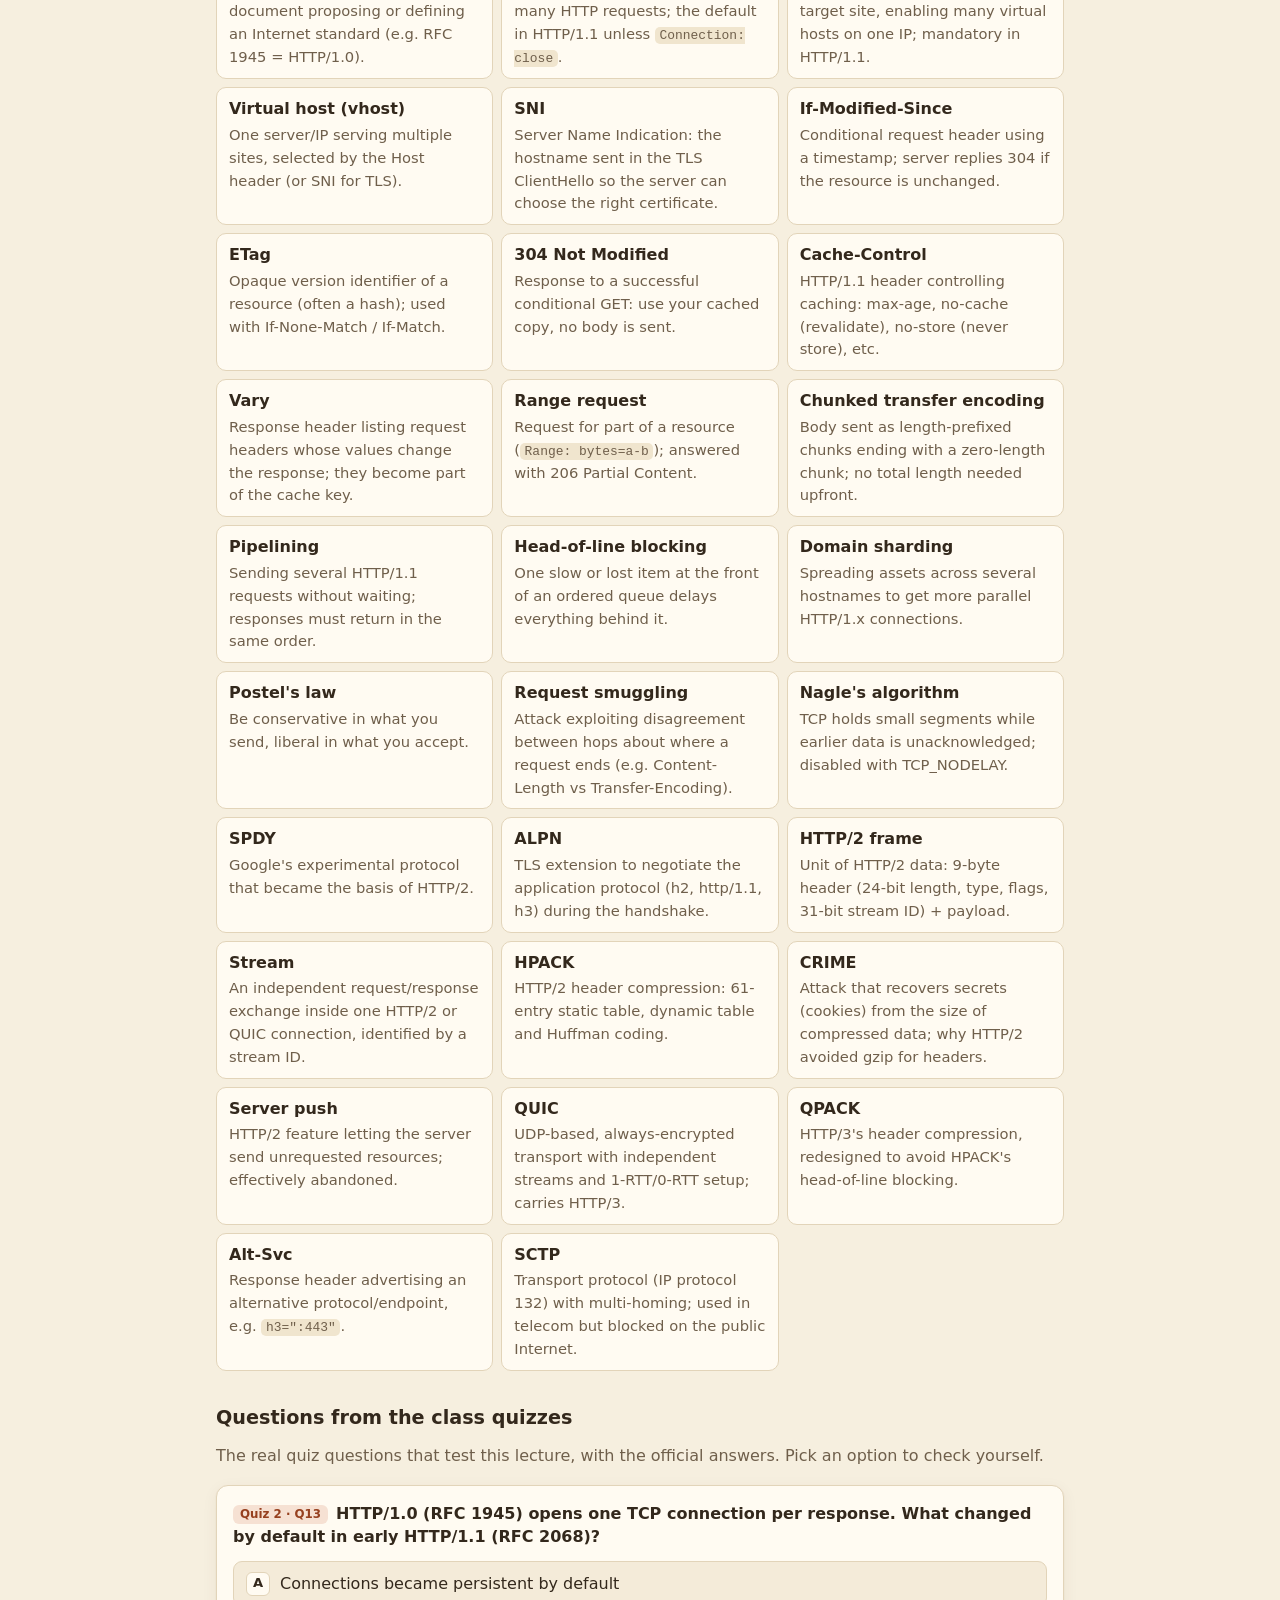
<file: lectures/lecture-05.html>
<!doctype html>
<html lang="en">
<head>
<meta charset="utf-8">
<meta name="viewport" content="width=device-width, initial-scale=1">
<title>Lecture 5: Evolution of HTTP · Network Architecture Revision</title>
<meta name="description" content="How HTTP evolved from 1.0 to 1.1, 2 and 3, and the pain that drove each step: per-request connections, missing Host, timestamp caching, head-of-line b">
<link rel="stylesheet" href="../assets/style.css?v=22127fae2a">
</head>
<body data-page="lecture">
<header class="top"><div class="wrap">
  <a class="brand" href="../index.html">Network Architecture <span>Revision</span></a>
  <div class="spacer"></div>
  <button class="theme-toggle" type="button">☾ Dark</button>
</div></header>
<main class="wrap">
  <div class="crumbs"><a href="../index.html">All lectures</a> / <span id="l-num"></span></div>
  <h1 id="l-title"></h1>
  <p class="sub" id="l-sub"></p>
  <div class="score-line"><span id="score"></span><button class="btn" id="reset" type="button">Reset this lecture</button></div>
  <nav class="section-nav" aria-label="Sections">
    <a class="btn" href="#sec-notes">📘 One-shot notes</a>
    <a class="btn" href="#sec-terms">Key terms</a>
    <a class="btn" href="#sec-quiz">Quiz Qs</a>
    <a class="btn" href="#sec-mcq">Practice MCQs</a>
    <a class="btn" href="#sec-short">Written answers</a>
  </nav>
  <h2 id="sec-notes">📘 One-shot notes</h2>
  <div class="toc" id="toc"></div>
  <div id="notes"></div>
  <h2 id="sec-terms">Key terms</h2>
  <div id="terms"></div>
  <h2 id="sec-quiz">Questions from the class quizzes</h2>
  <p class="sub">The real quiz questions that test this lecture, with the official answers. Pick an option to check yourself.</p>
  <div id="quiz"></div>
  <h2 id="sec-mcq">Practice MCQs</h2>
  <p class="sub">Exam-style questions on everything in this lecture: green if you're right, red if not, with an explanation either way.</p>
  <div id="mcqs"></div>
  <h2 id="sec-short">Written answers</h2>
  <p class="sub">Write your answer and press <b>Check answer</b>: it is green only when every key point is covered.</p>
  <div id="short"></div>
  <nav class="pager" id="pager" aria-label="Lecture navigation"></nav>

  <p class="foot">Built from the class lectures and the two class quizzes for Network Architecture. Points marked <span class="beyond">Beyond the lecture</span> add standard theory that wasn't covered in class. Your answers are saved only in this browser.</p>
</main>
<script src="../data/site.js?v=35b3f3f5b0"></script>
<script src="../data/lecture-05.js?v=1496d316f2"></script>
<script src="../assets/app.js?v=5c8128cb77"></script>
</body>
</html>
</file>
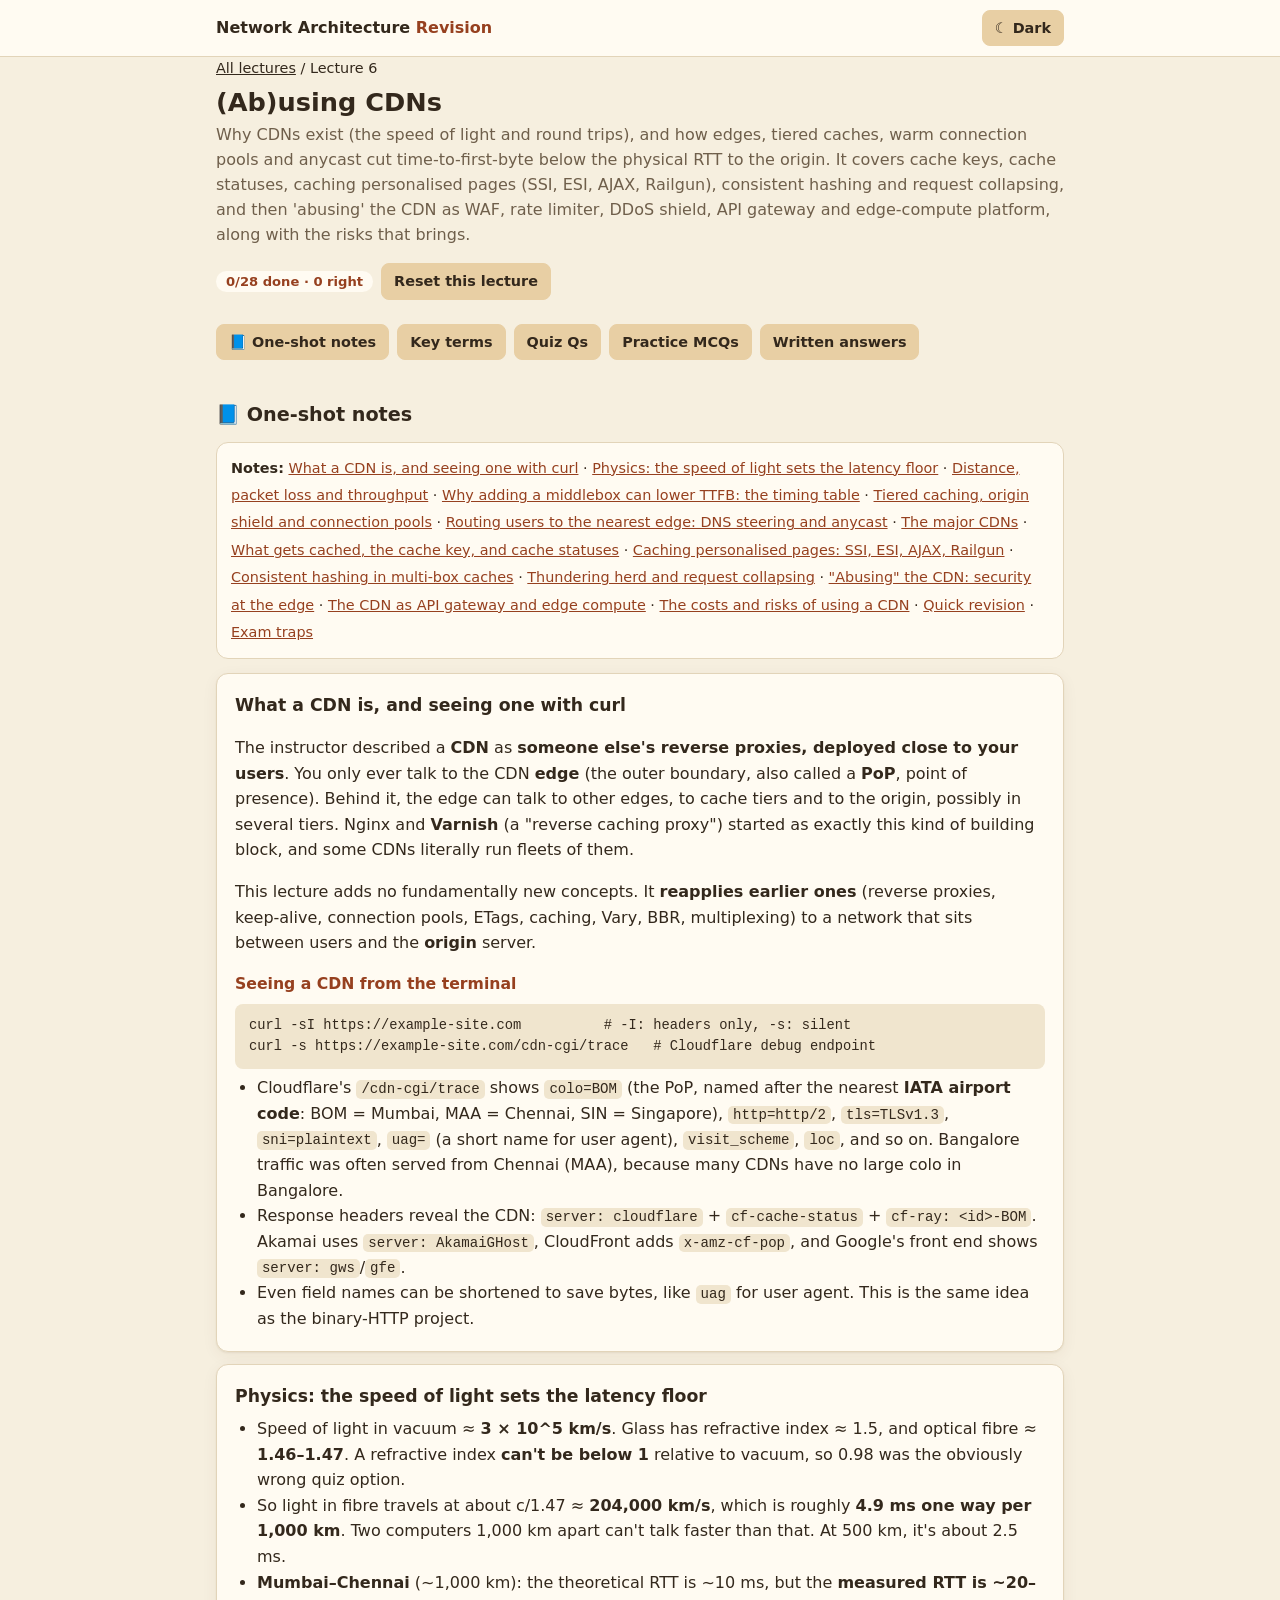
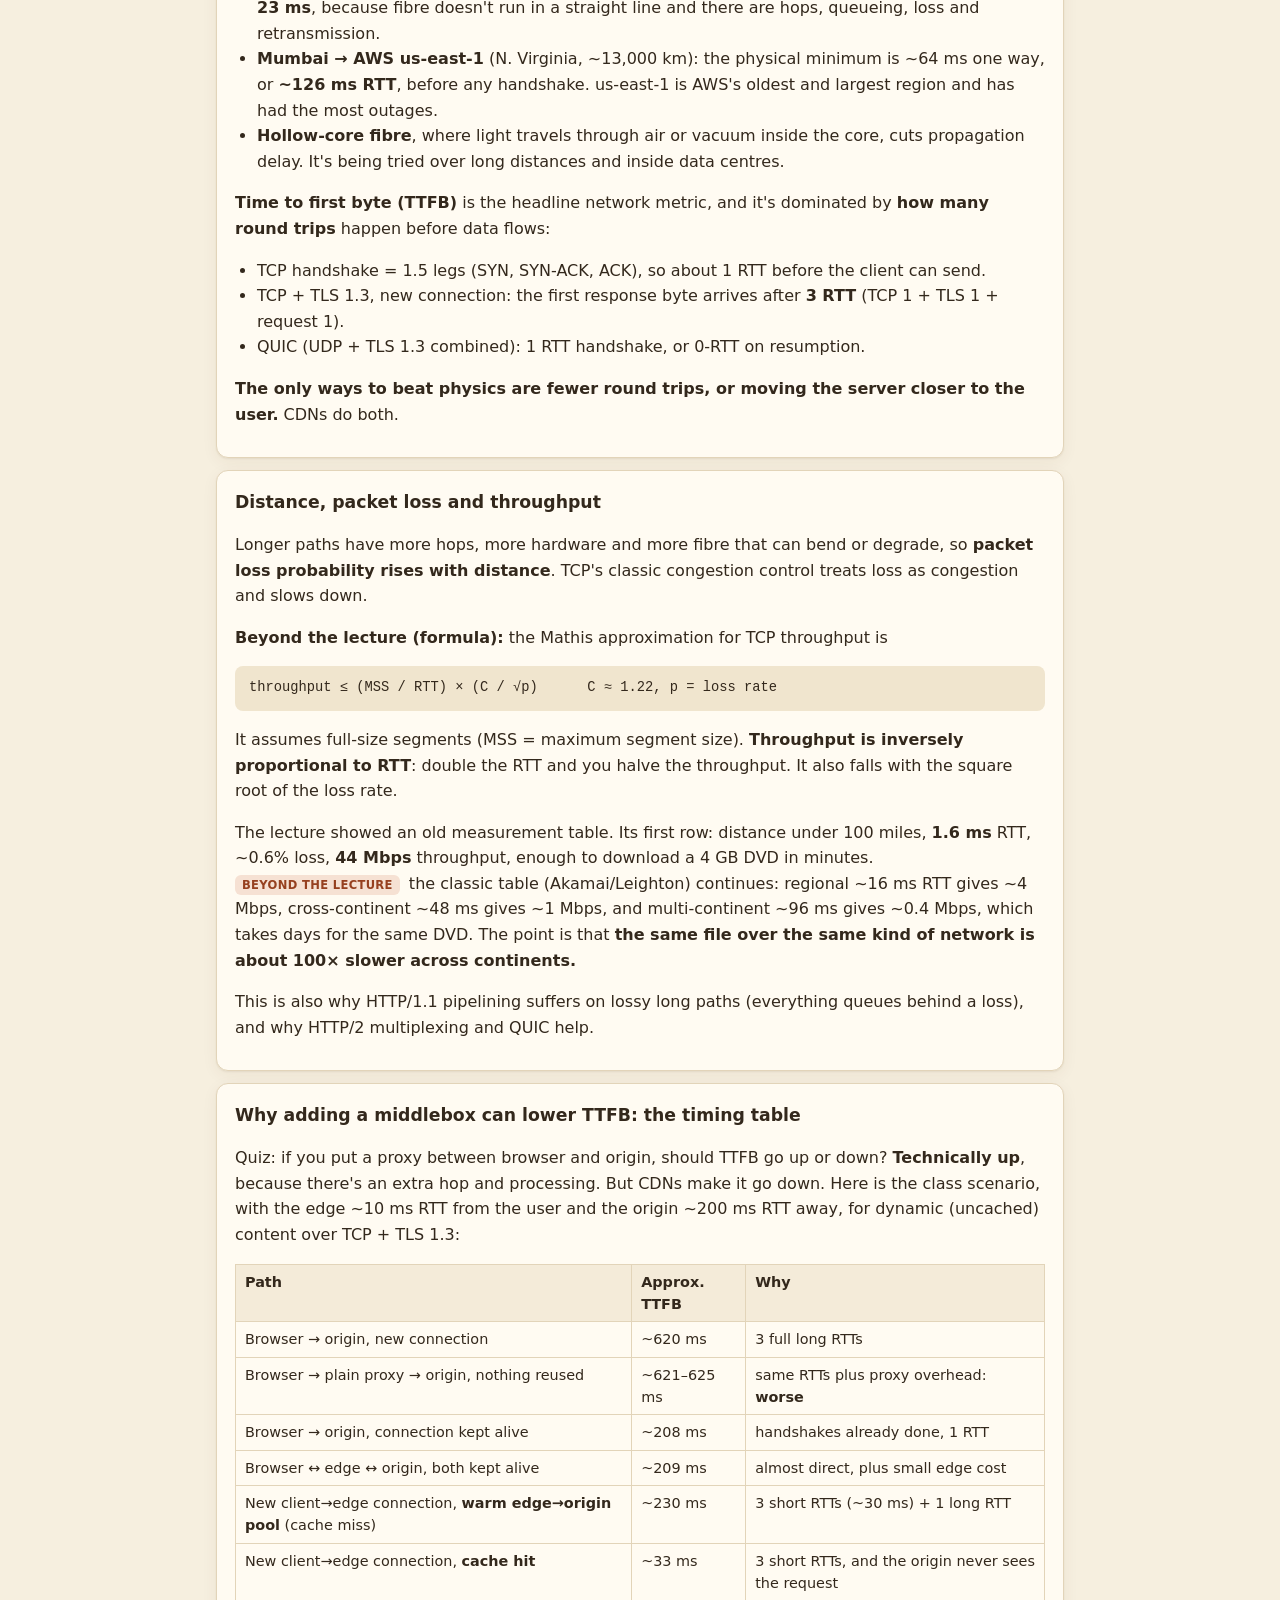
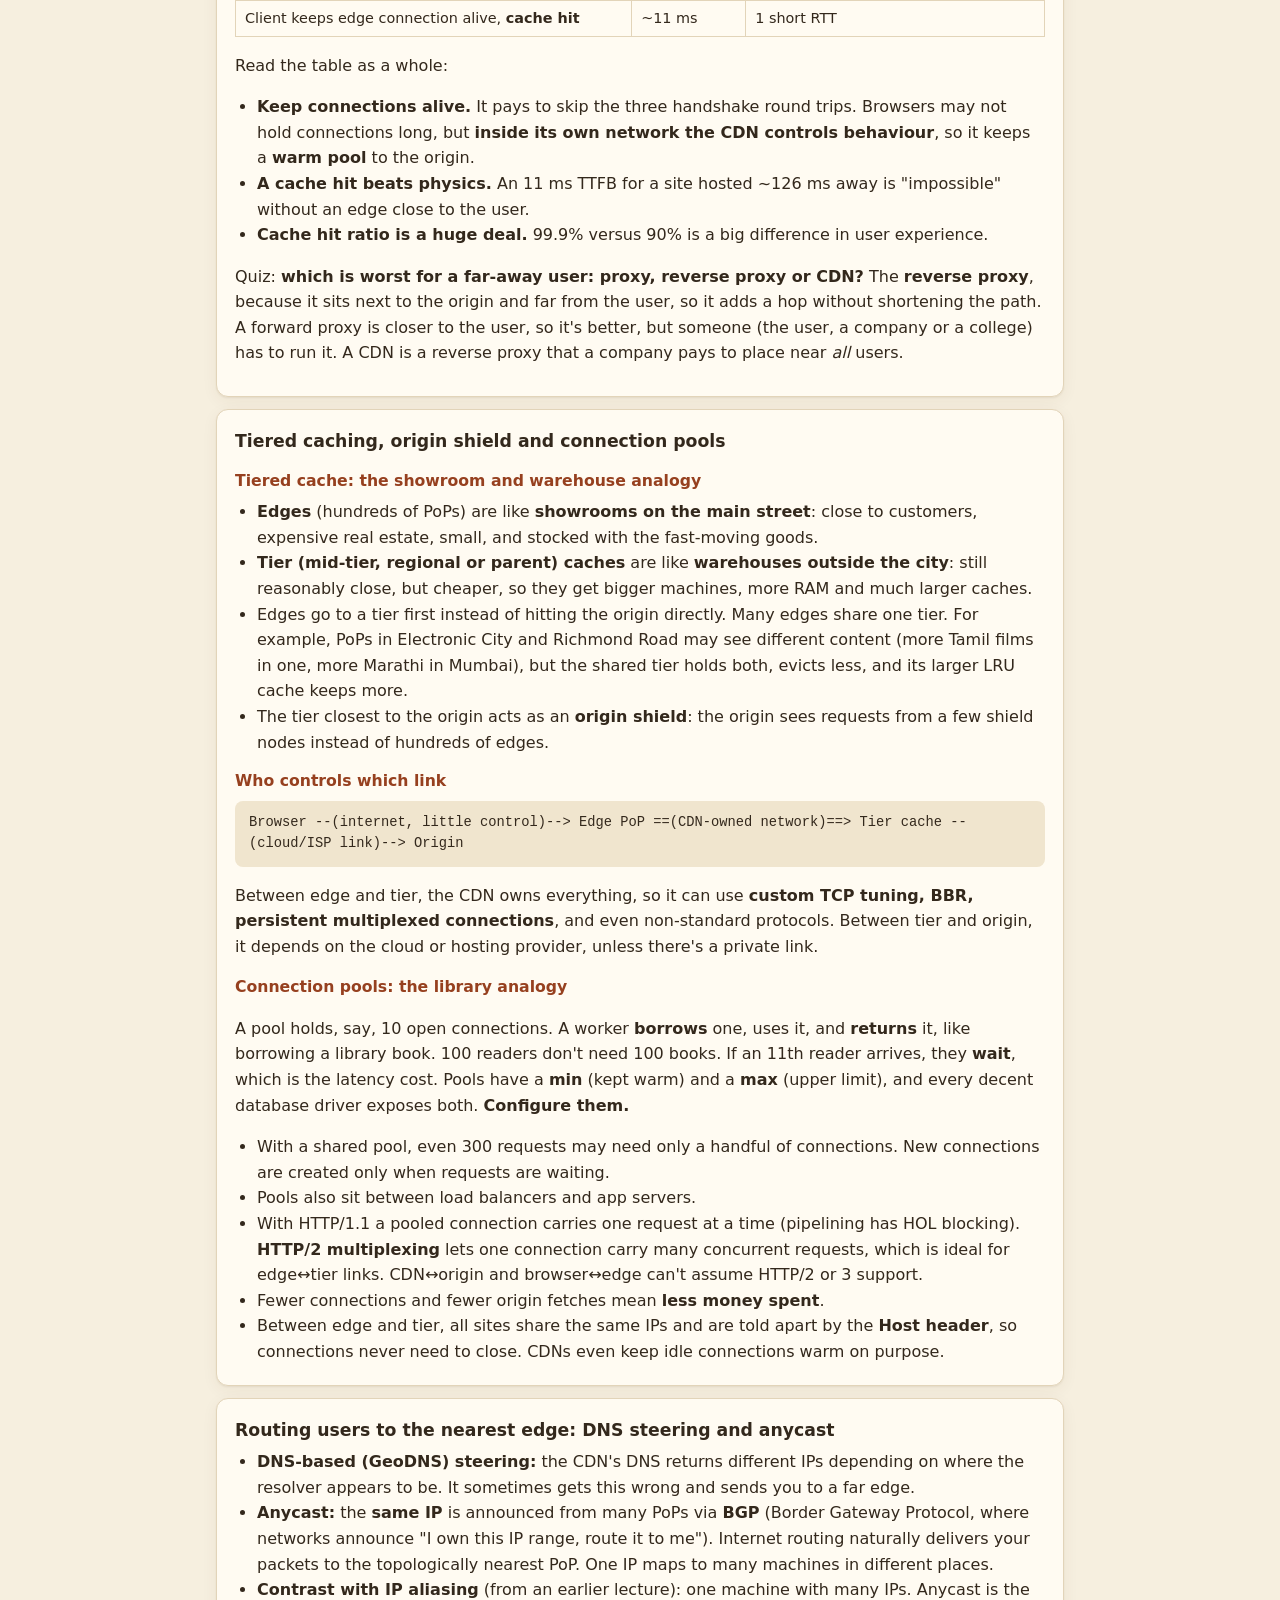
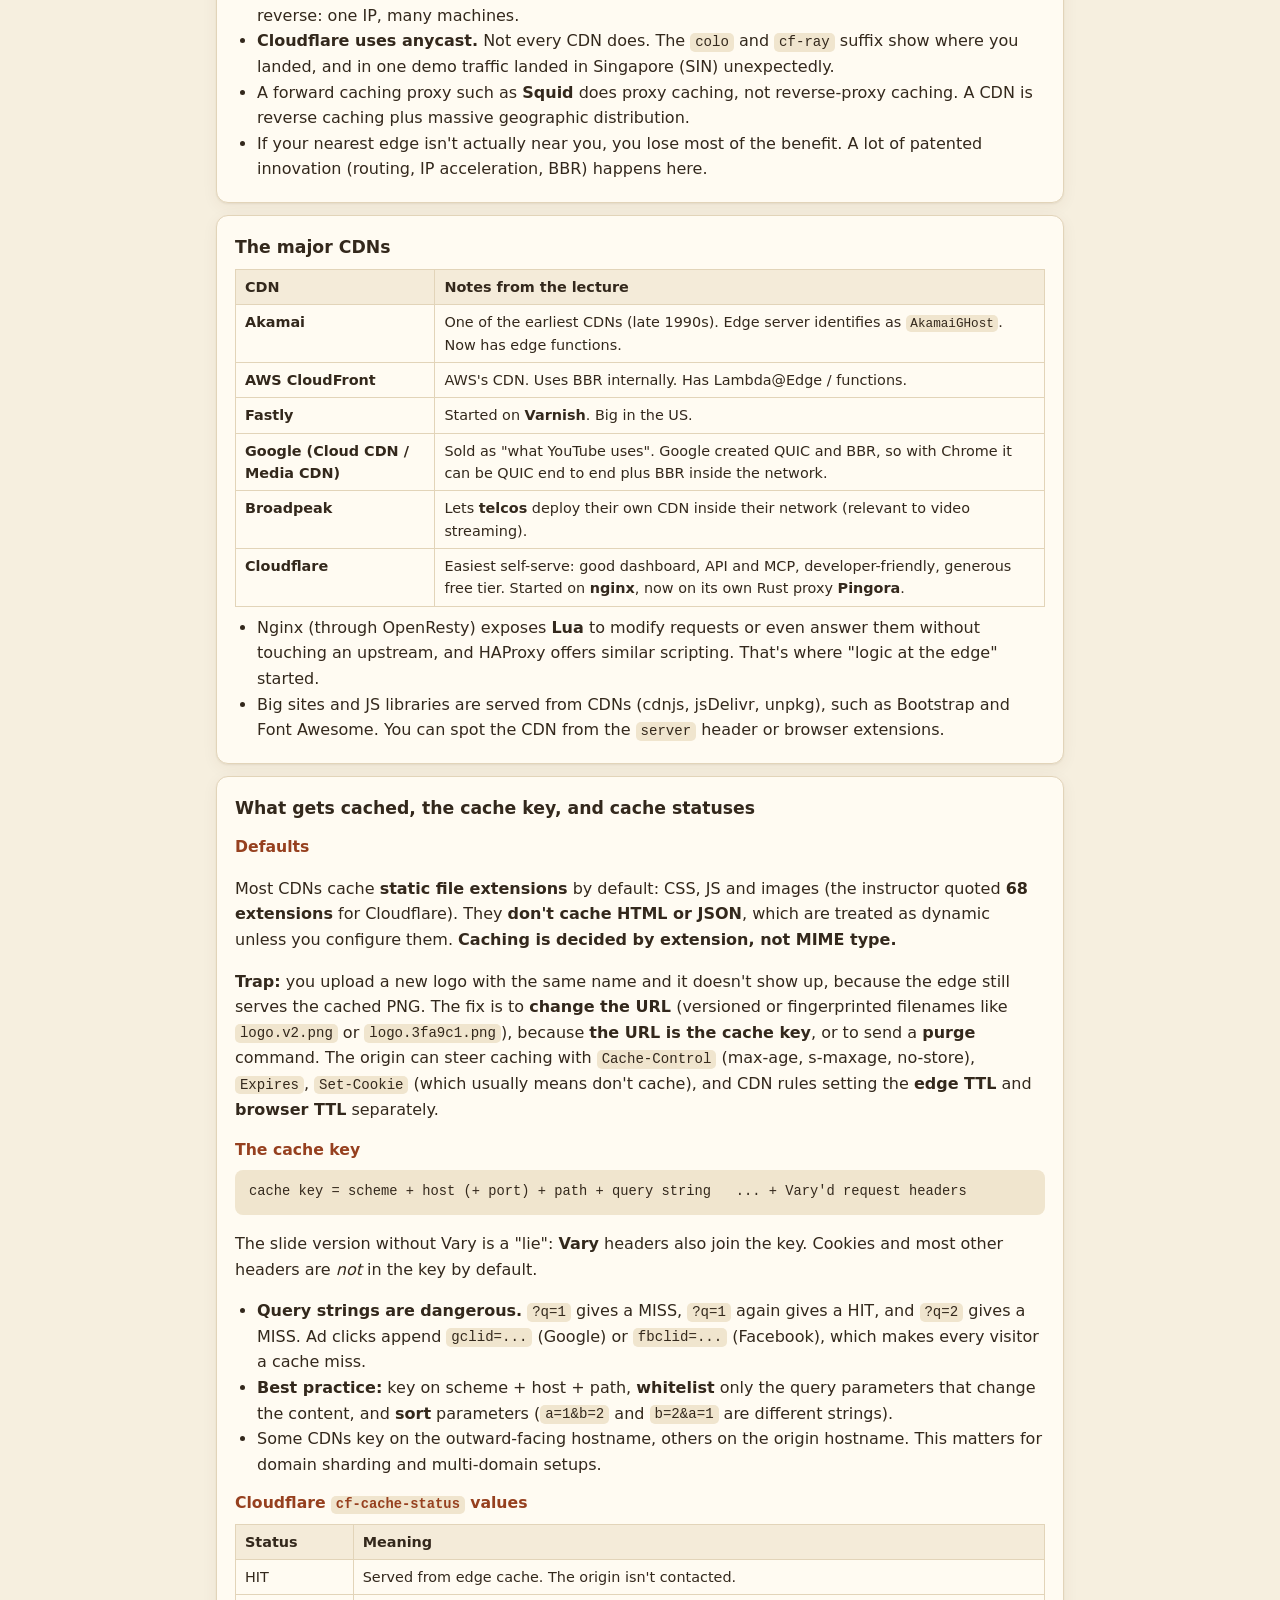
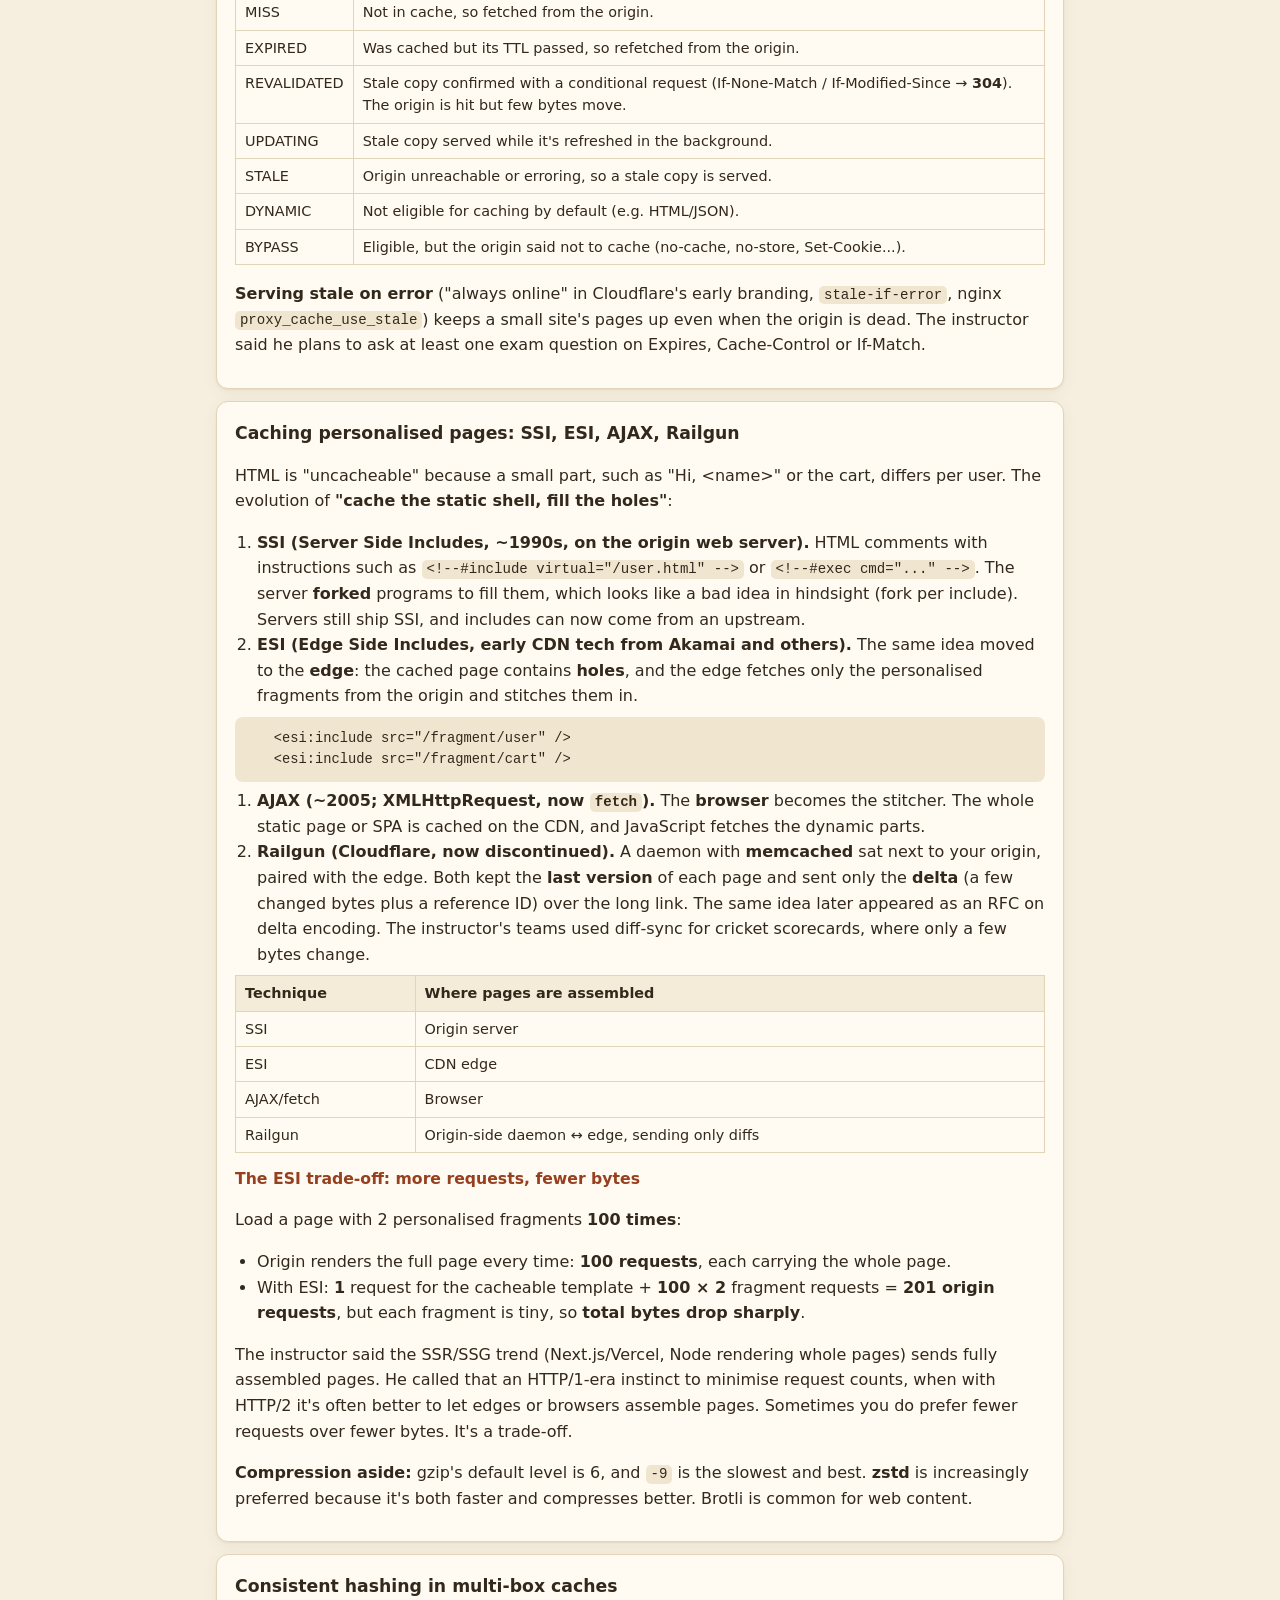
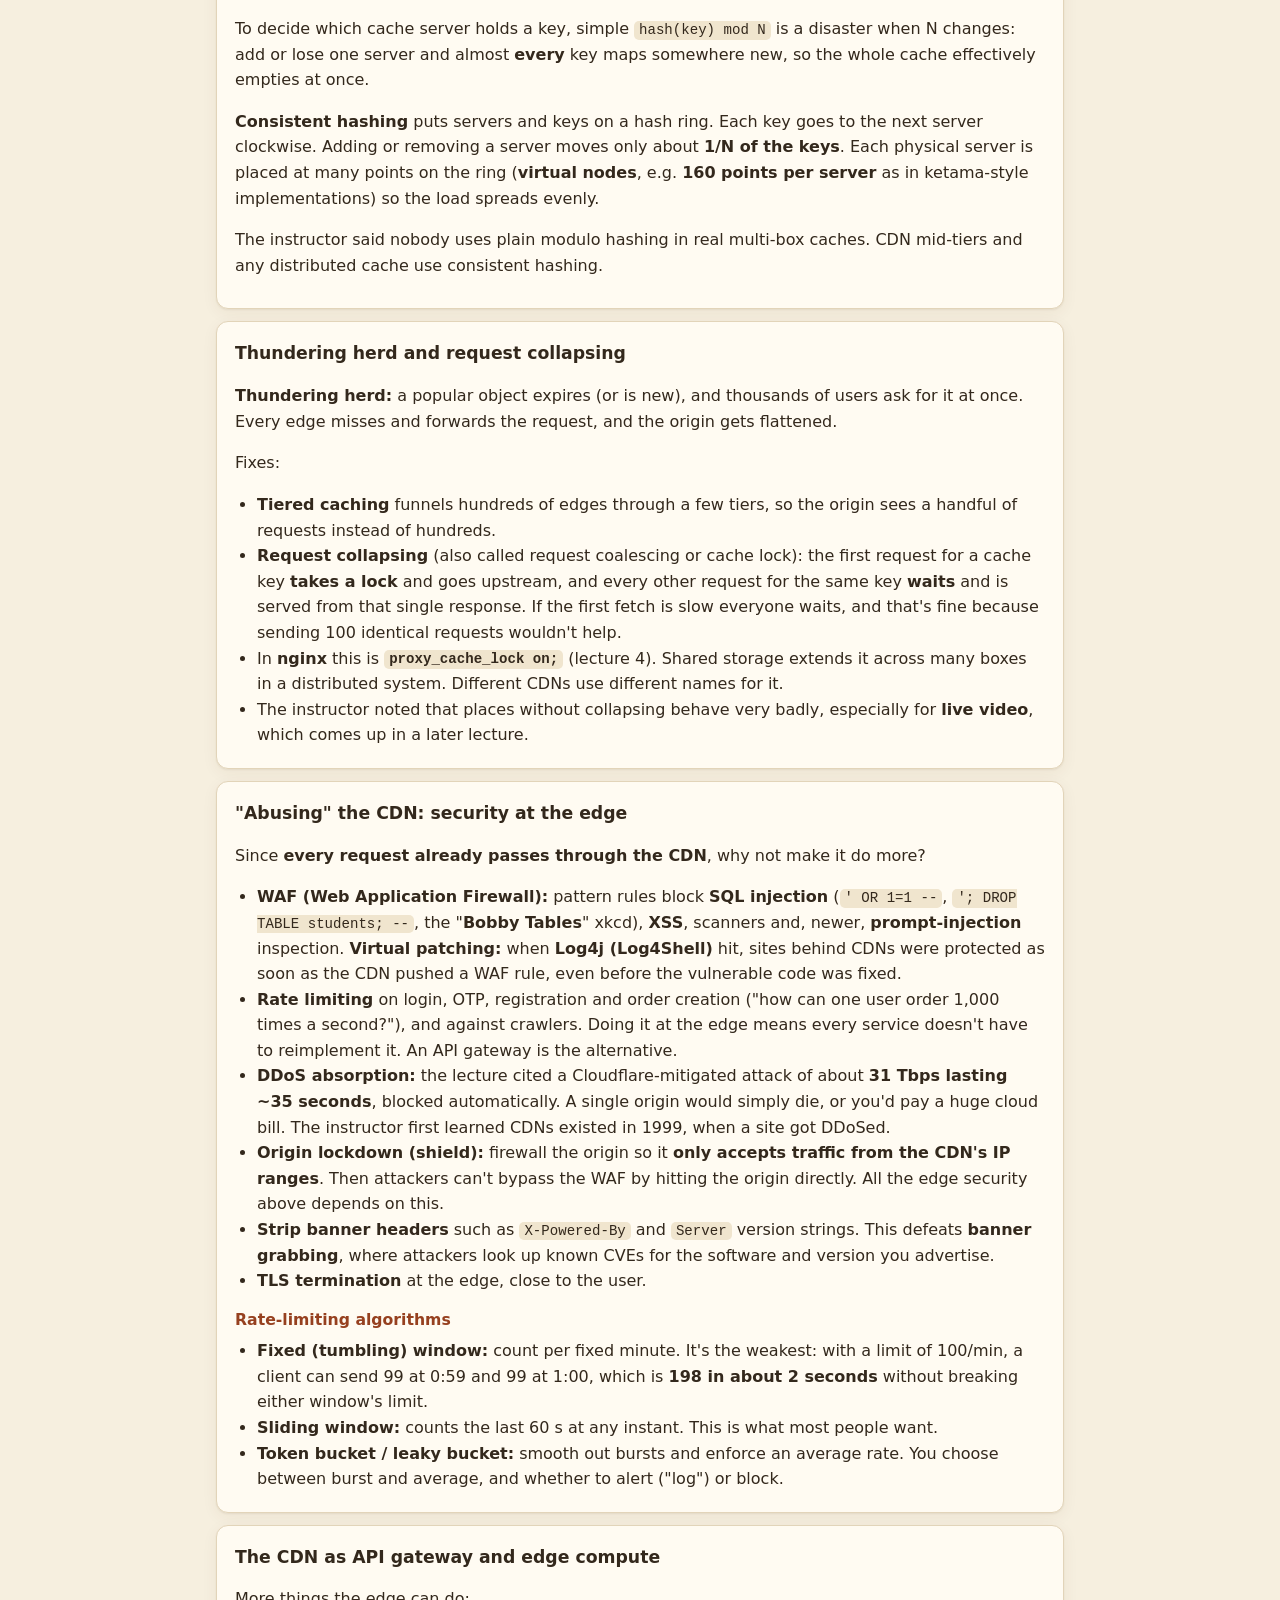
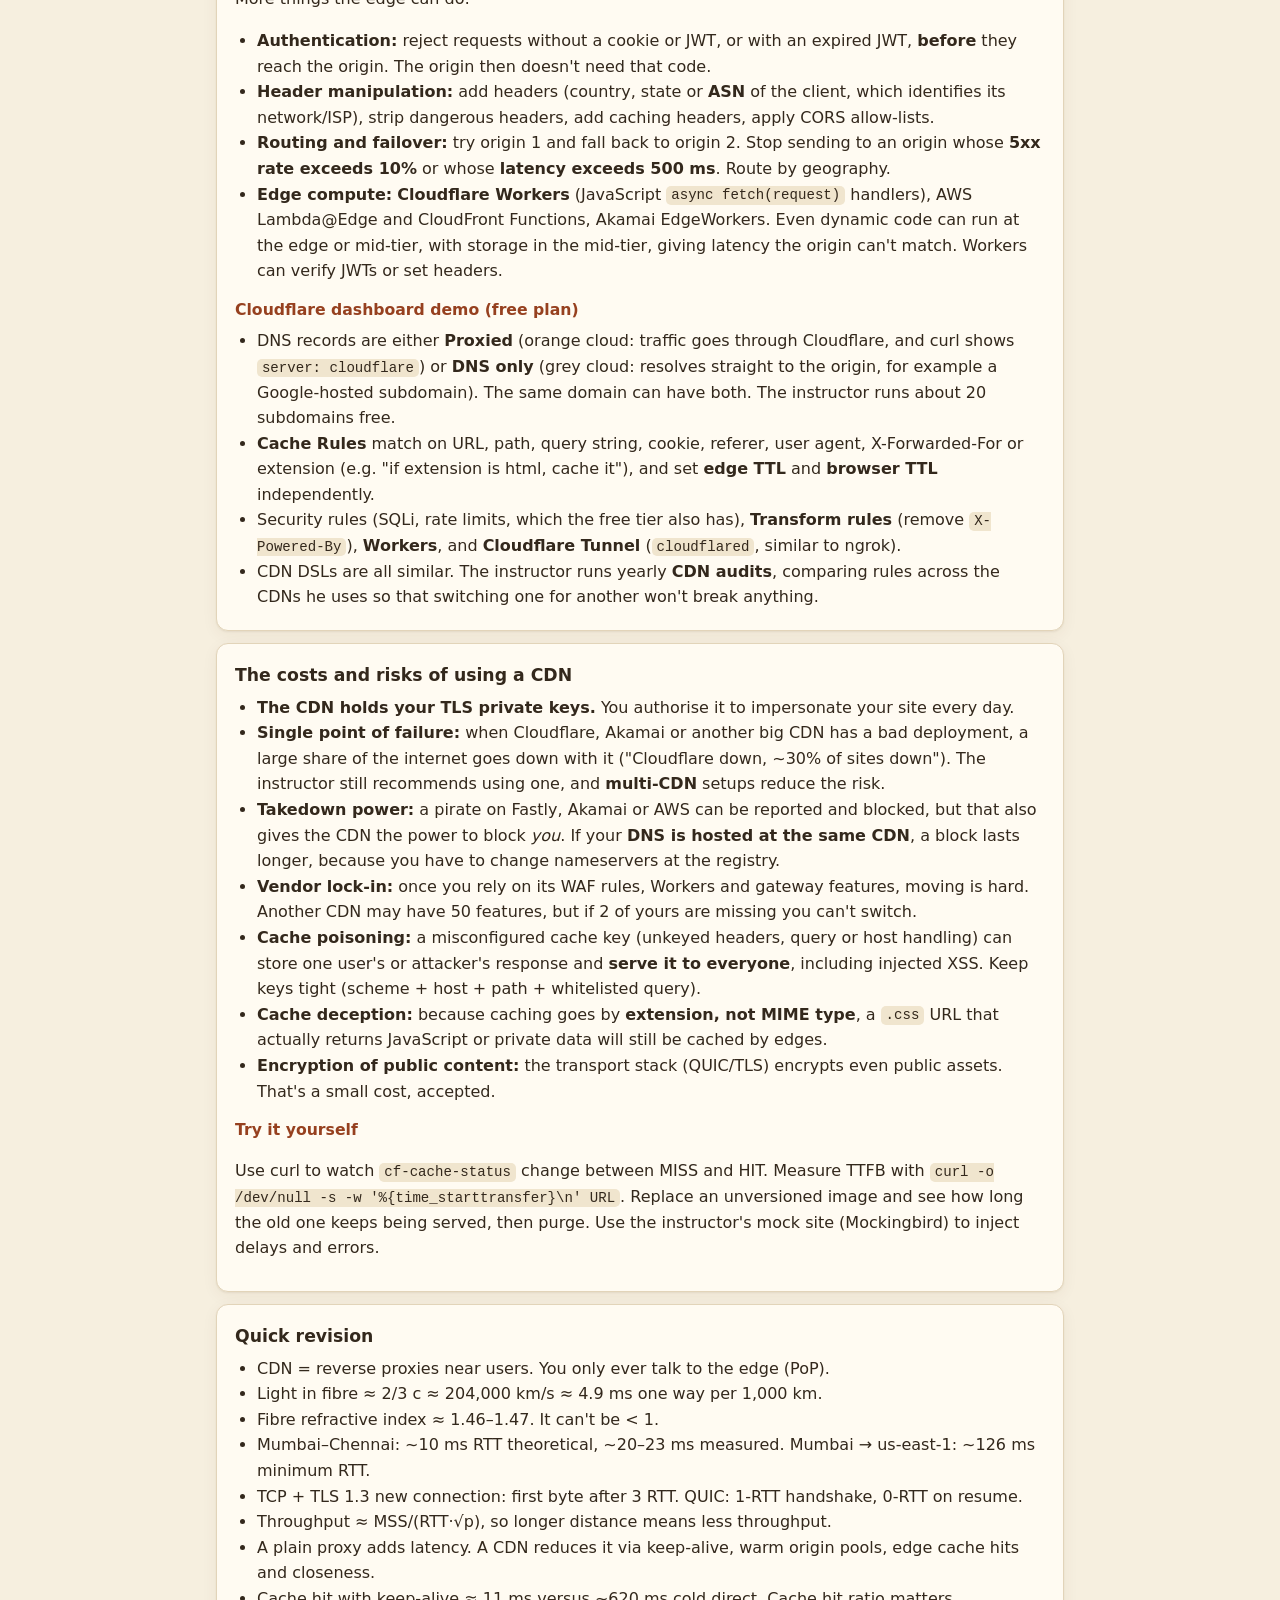
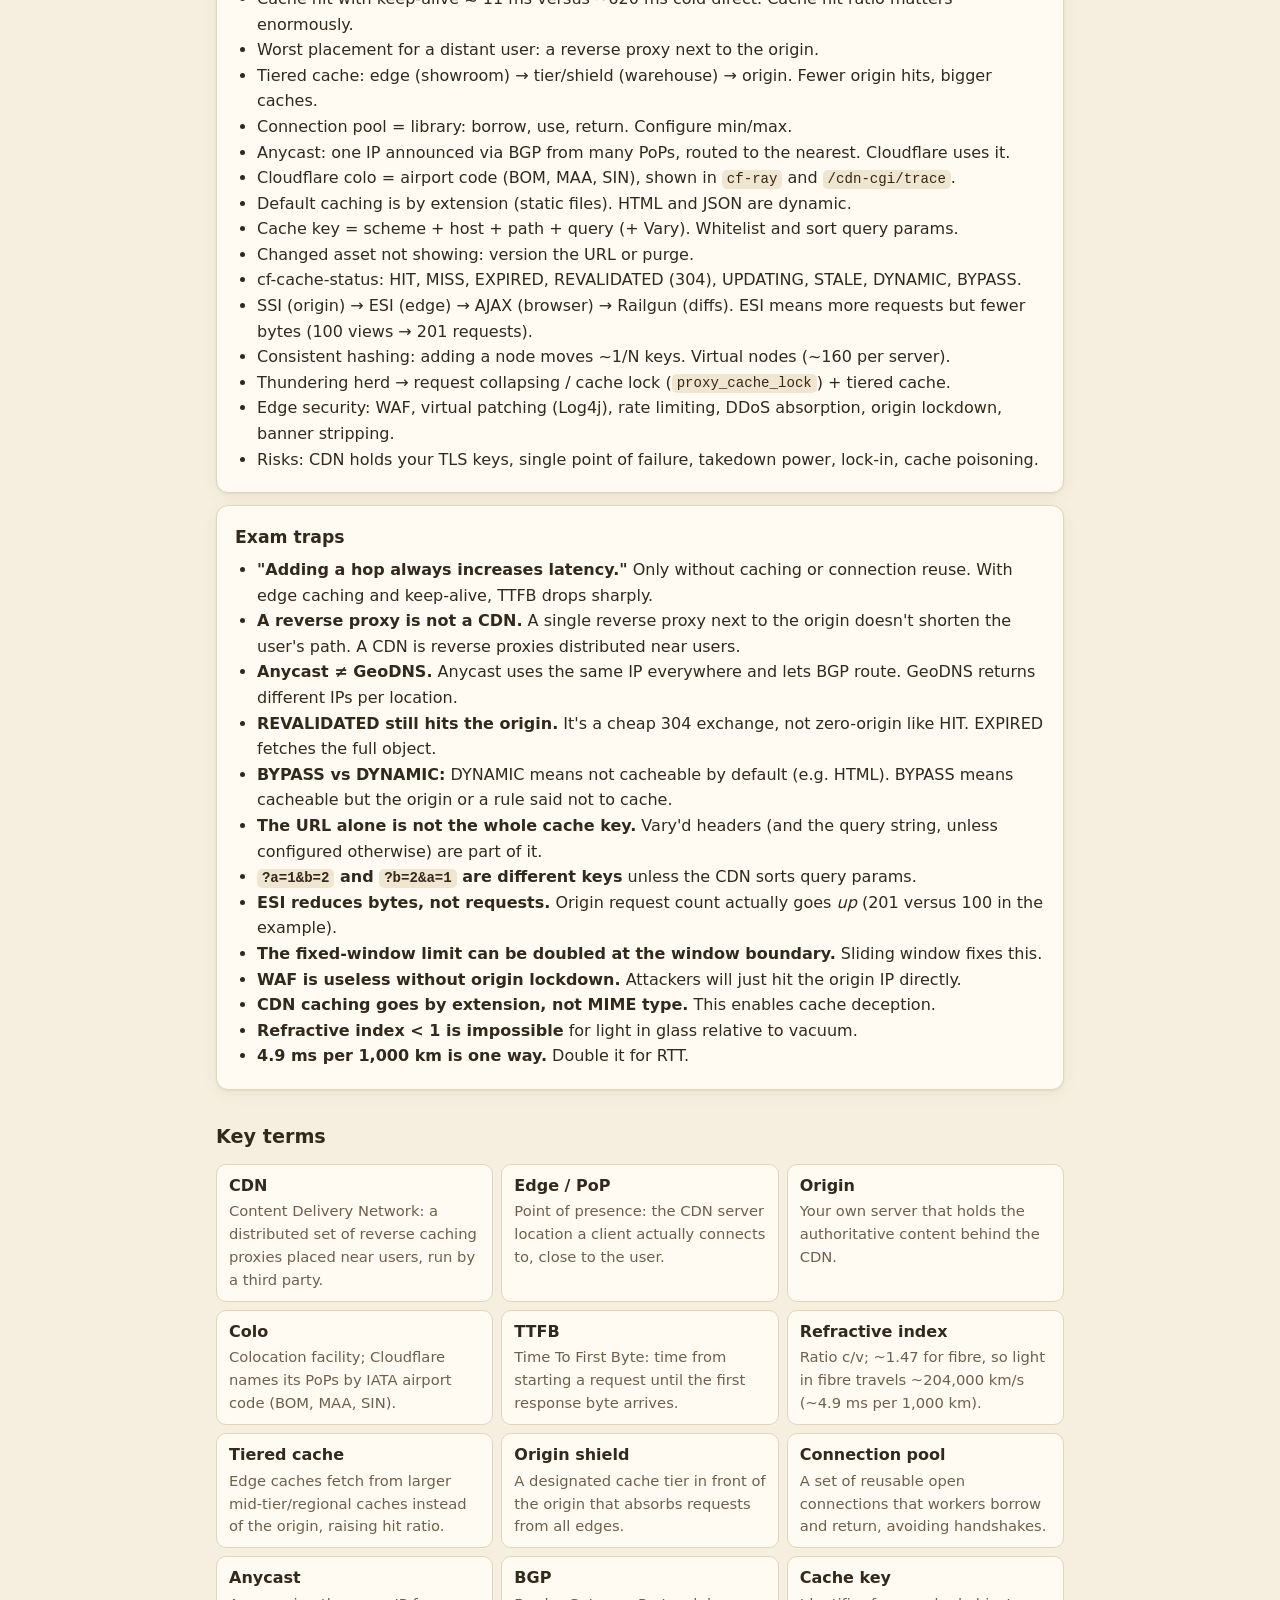
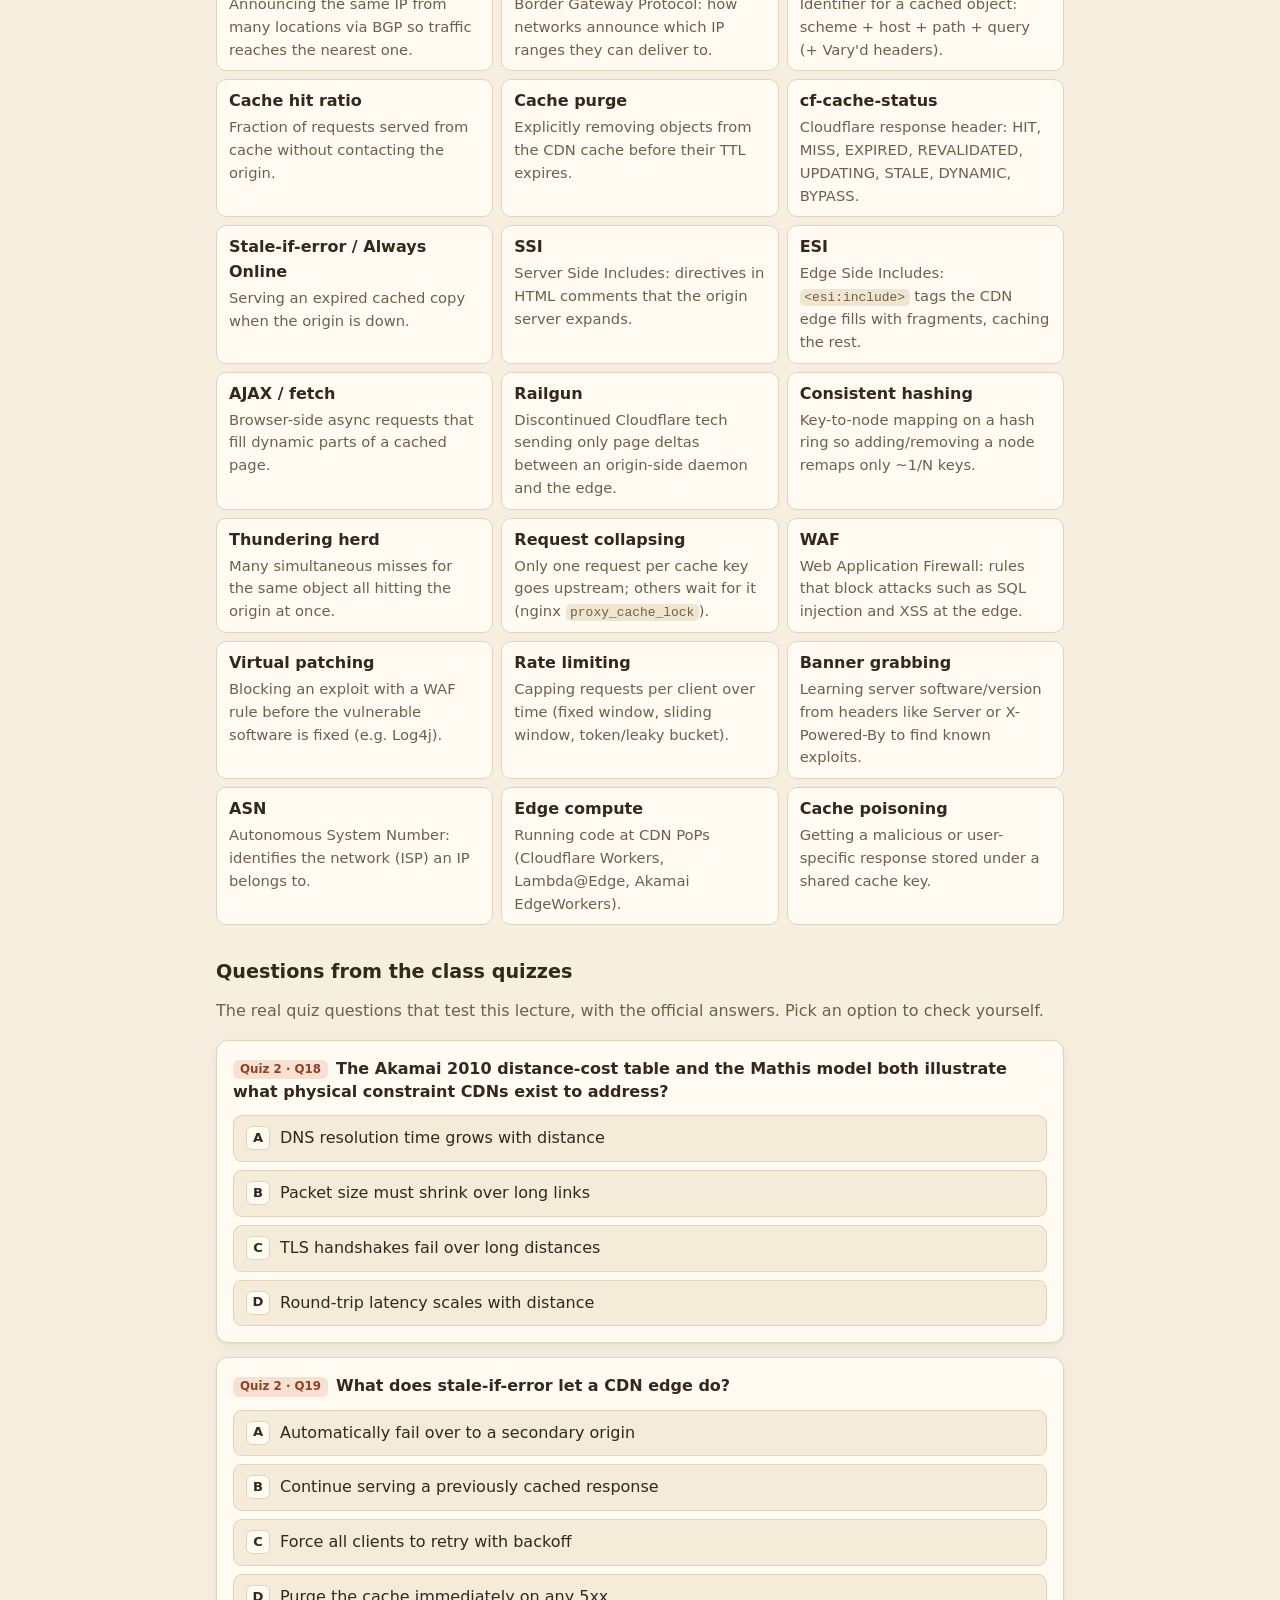
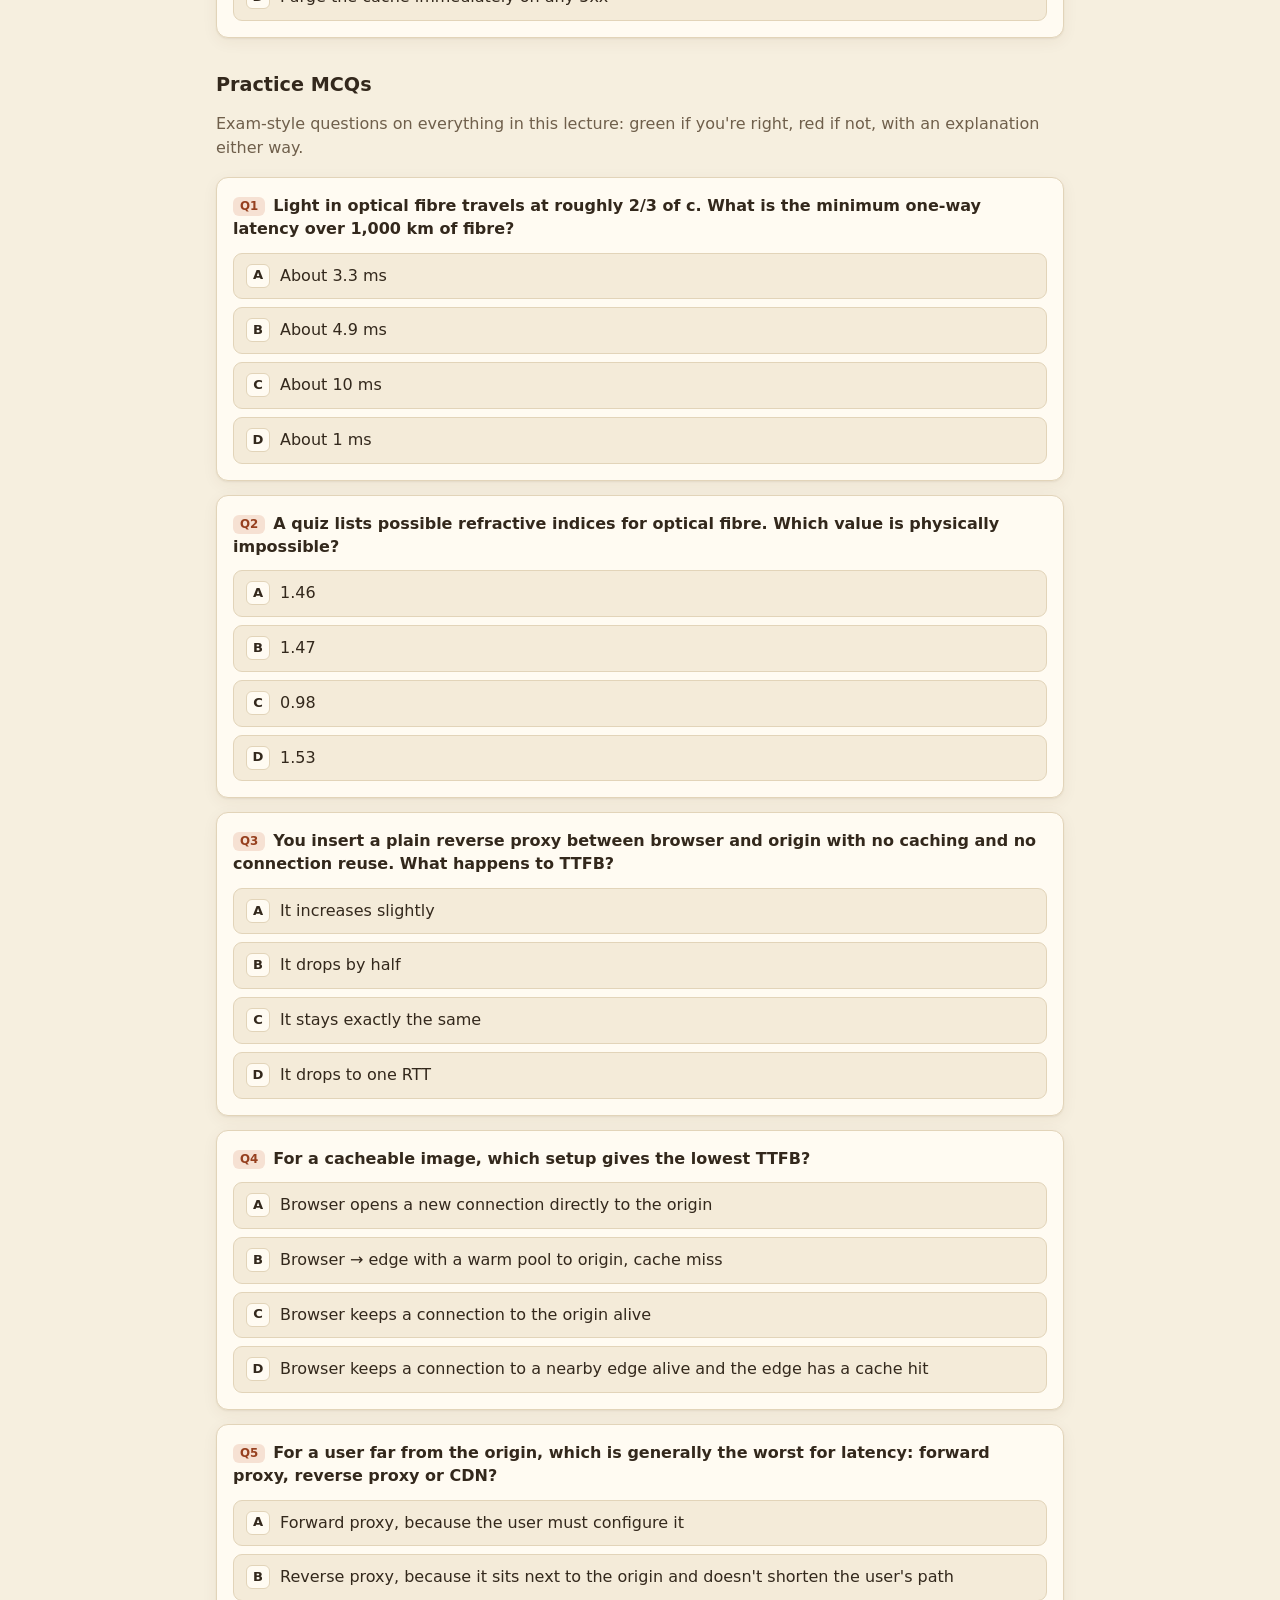
<file: lectures/lecture-06.html>
<!doctype html>
<html lang="en">
<head>
<meta charset="utf-8">
<meta name="viewport" content="width=device-width, initial-scale=1">
<title>Lecture 6: (Ab)using CDNs · Network Architecture Revision</title>
<meta name="description" content="Why CDNs exist (the speed of light and round trips), and how edges, tiered caches, warm connection pools and anycast cut time-to-first-byte below the ">
<link rel="stylesheet" href="../assets/style.css?v=22127fae2a">
</head>
<body data-page="lecture">
<header class="top"><div class="wrap">
  <a class="brand" href="../index.html">Network Architecture <span>Revision</span></a>
  <div class="spacer"></div>
  <button class="theme-toggle" type="button">☾ Dark</button>
</div></header>
<main class="wrap">
  <div class="crumbs"><a href="../index.html">All lectures</a> / <span id="l-num"></span></div>
  <h1 id="l-title"></h1>
  <p class="sub" id="l-sub"></p>
  <div class="score-line"><span id="score"></span><button class="btn" id="reset" type="button">Reset this lecture</button></div>
  <nav class="section-nav" aria-label="Sections">
    <a class="btn" href="#sec-notes">📘 One-shot notes</a>
    <a class="btn" href="#sec-terms">Key terms</a>
    <a class="btn" href="#sec-quiz">Quiz Qs</a>
    <a class="btn" href="#sec-mcq">Practice MCQs</a>
    <a class="btn" href="#sec-short">Written answers</a>
  </nav>
  <h2 id="sec-notes">📘 One-shot notes</h2>
  <div class="toc" id="toc"></div>
  <div id="notes"></div>
  <h2 id="sec-terms">Key terms</h2>
  <div id="terms"></div>
  <h2 id="sec-quiz">Questions from the class quizzes</h2>
  <p class="sub">The real quiz questions that test this lecture, with the official answers. Pick an option to check yourself.</p>
  <div id="quiz"></div>
  <h2 id="sec-mcq">Practice MCQs</h2>
  <p class="sub">Exam-style questions on everything in this lecture: green if you're right, red if not, with an explanation either way.</p>
  <div id="mcqs"></div>
  <h2 id="sec-short">Written answers</h2>
  <p class="sub">Write your answer and press <b>Check answer</b>: it is green only when every key point is covered.</p>
  <div id="short"></div>
  <nav class="pager" id="pager" aria-label="Lecture navigation"></nav>

  <p class="foot">Built from the class lectures and the two class quizzes for Network Architecture. Points marked <span class="beyond">Beyond the lecture</span> add standard theory that wasn't covered in class. Your answers are saved only in this browser.</p>
</main>
<script src="../data/site.js?v=35b3f3f5b0"></script>
<script src="../data/lecture-06.js?v=b5ac073644"></script>
<script src="../assets/app.js?v=5c8128cb77"></script>
</body>
</html>
</file>
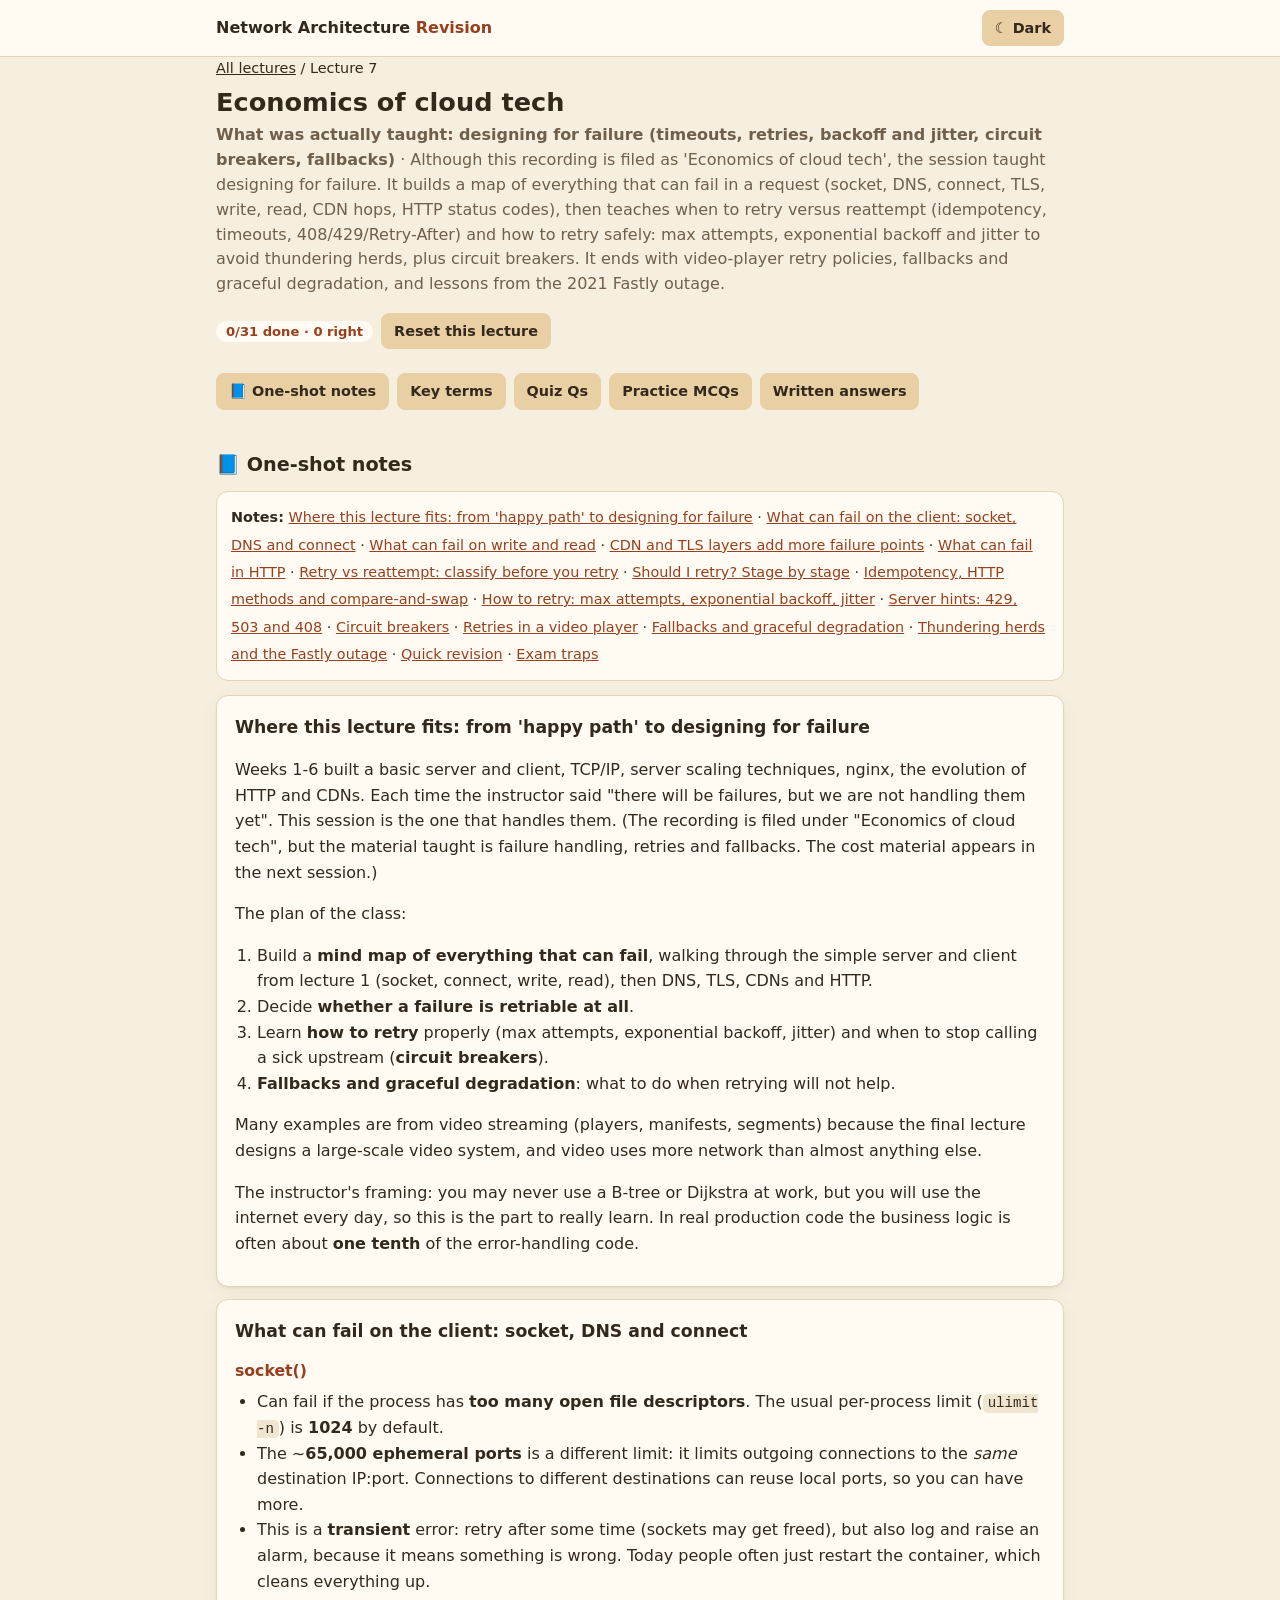
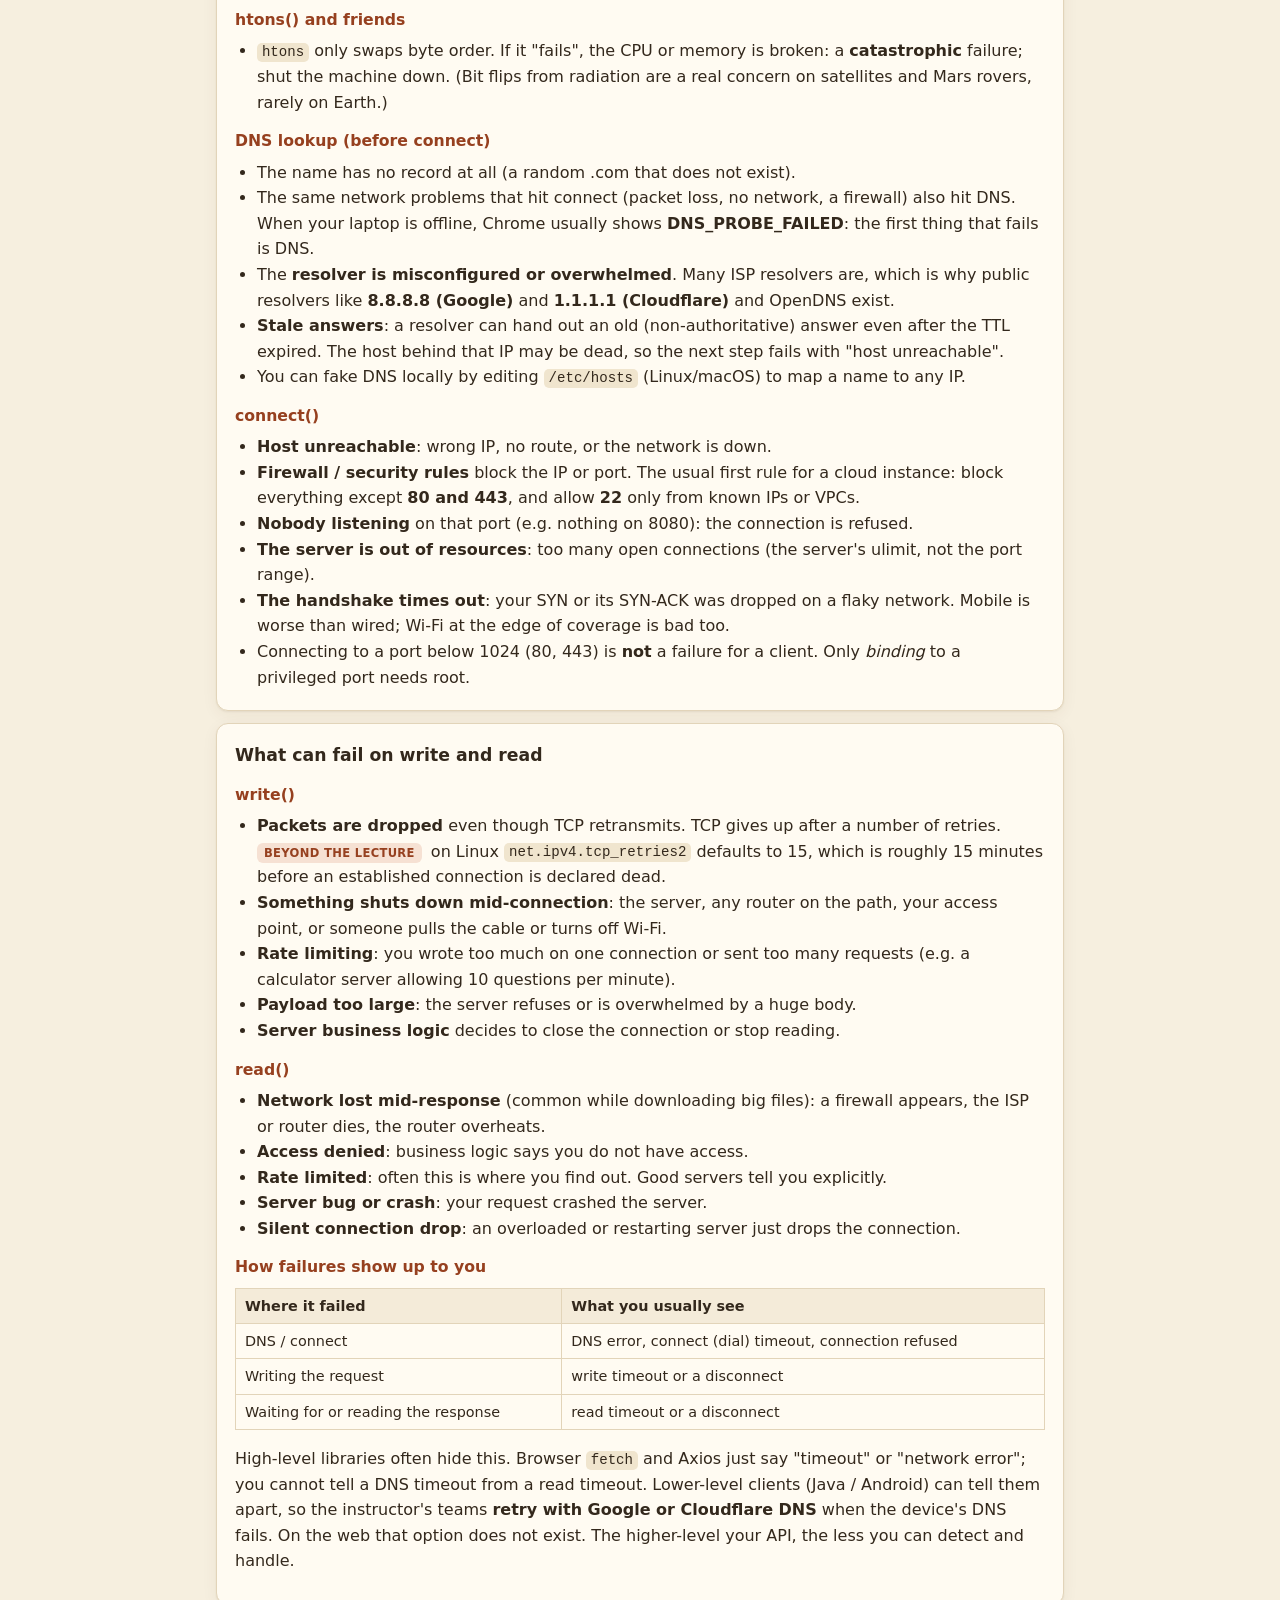
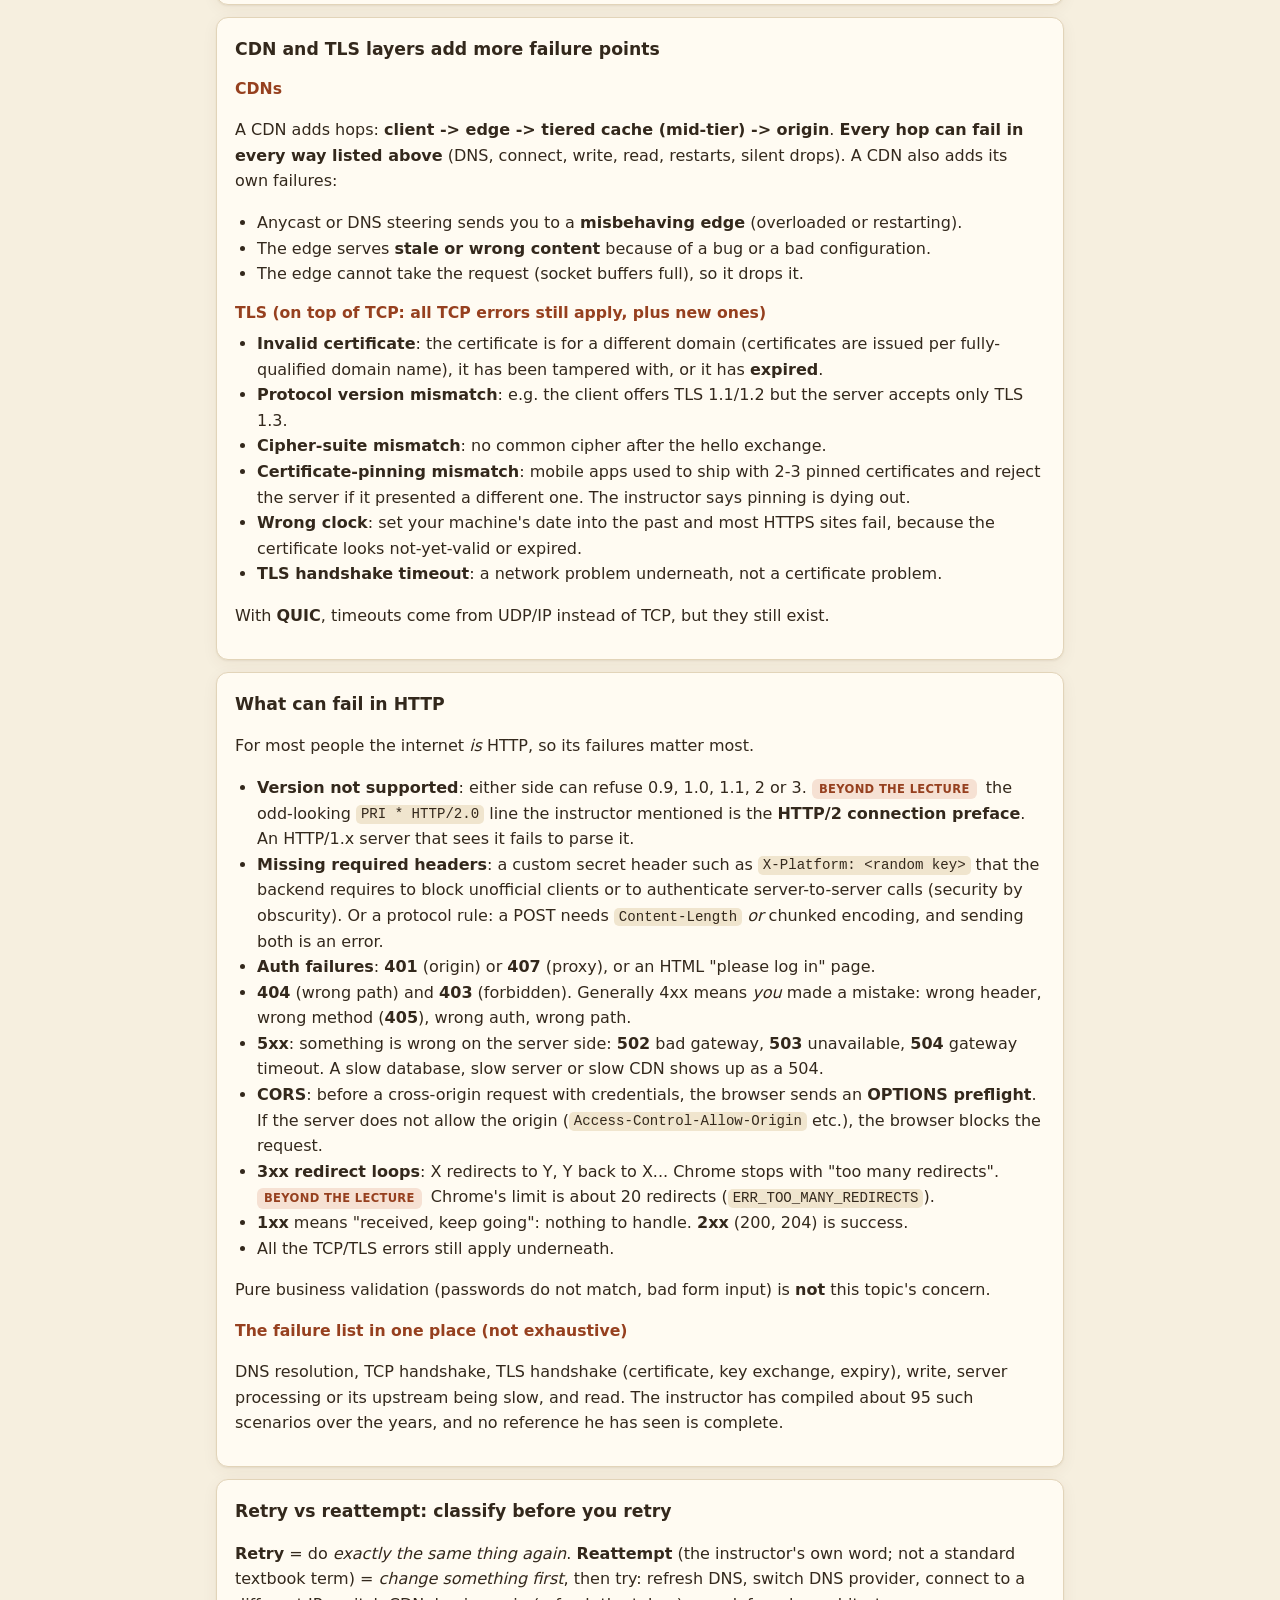
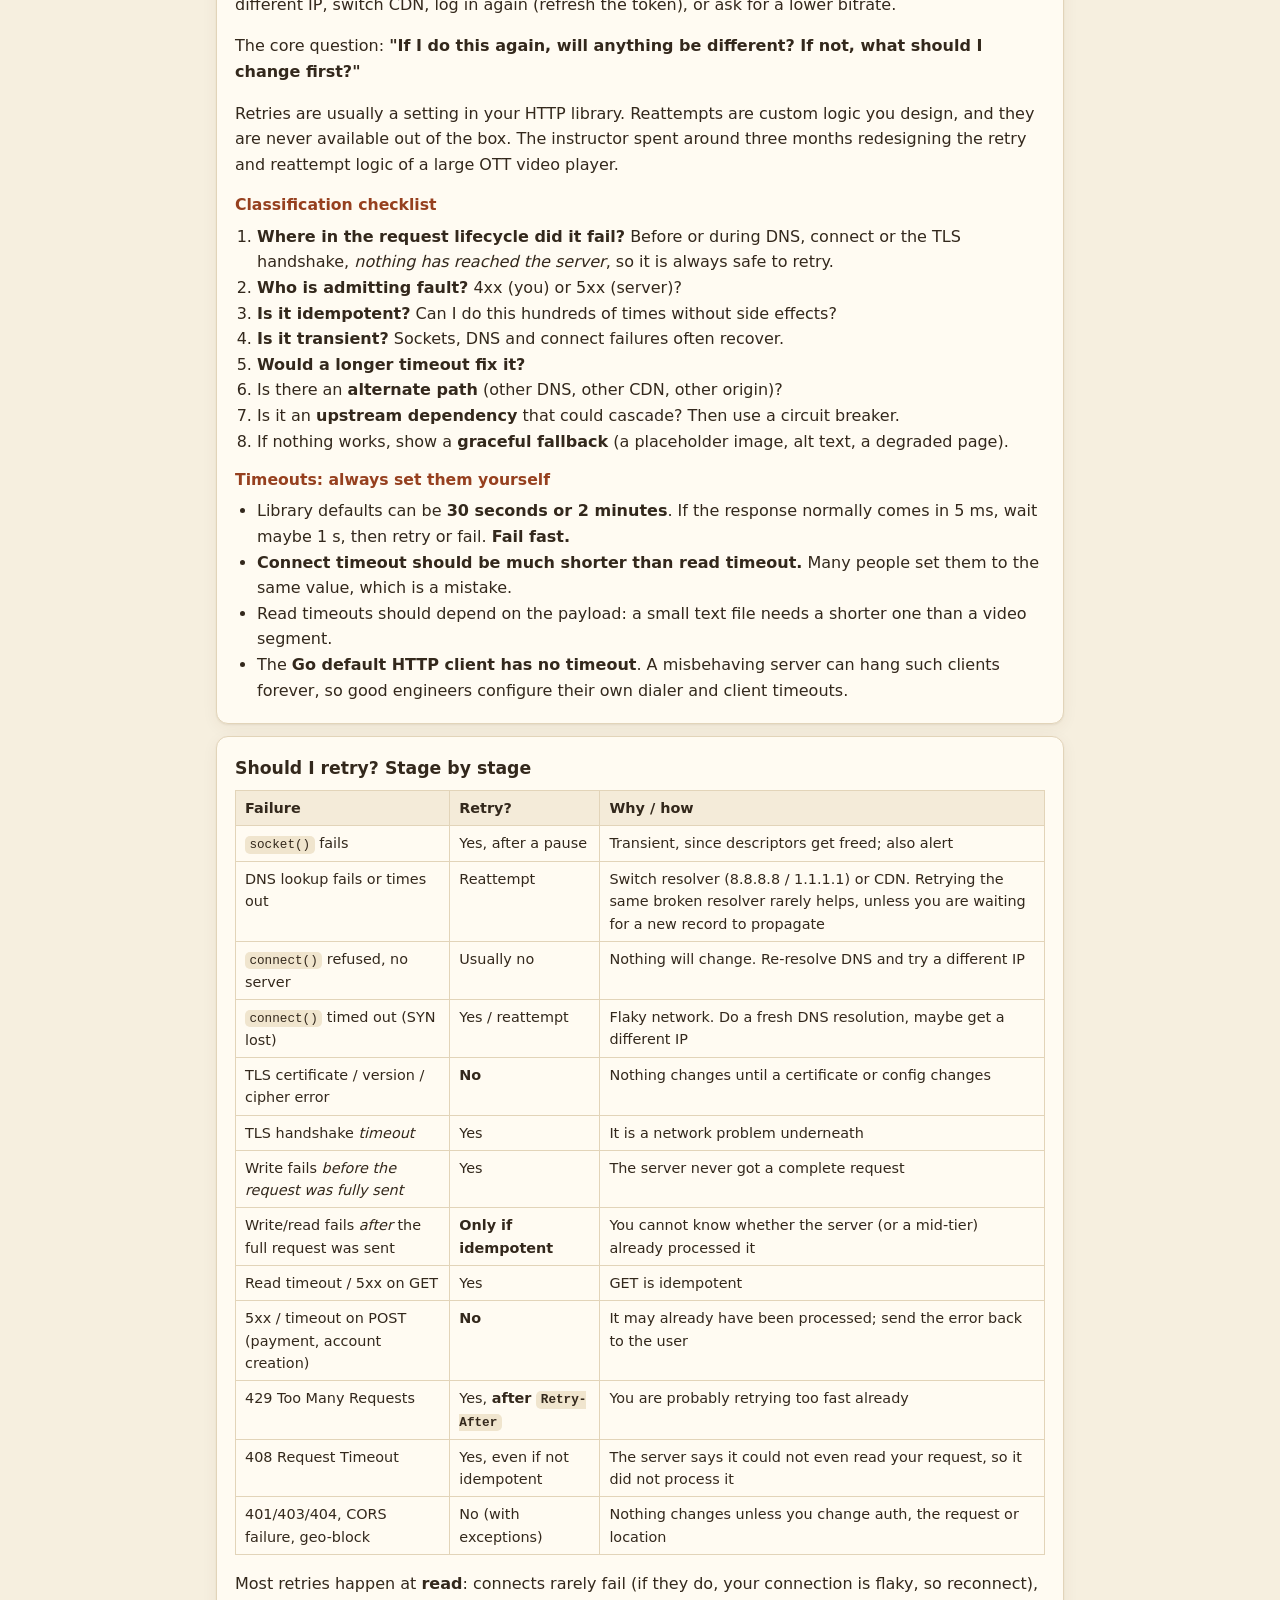
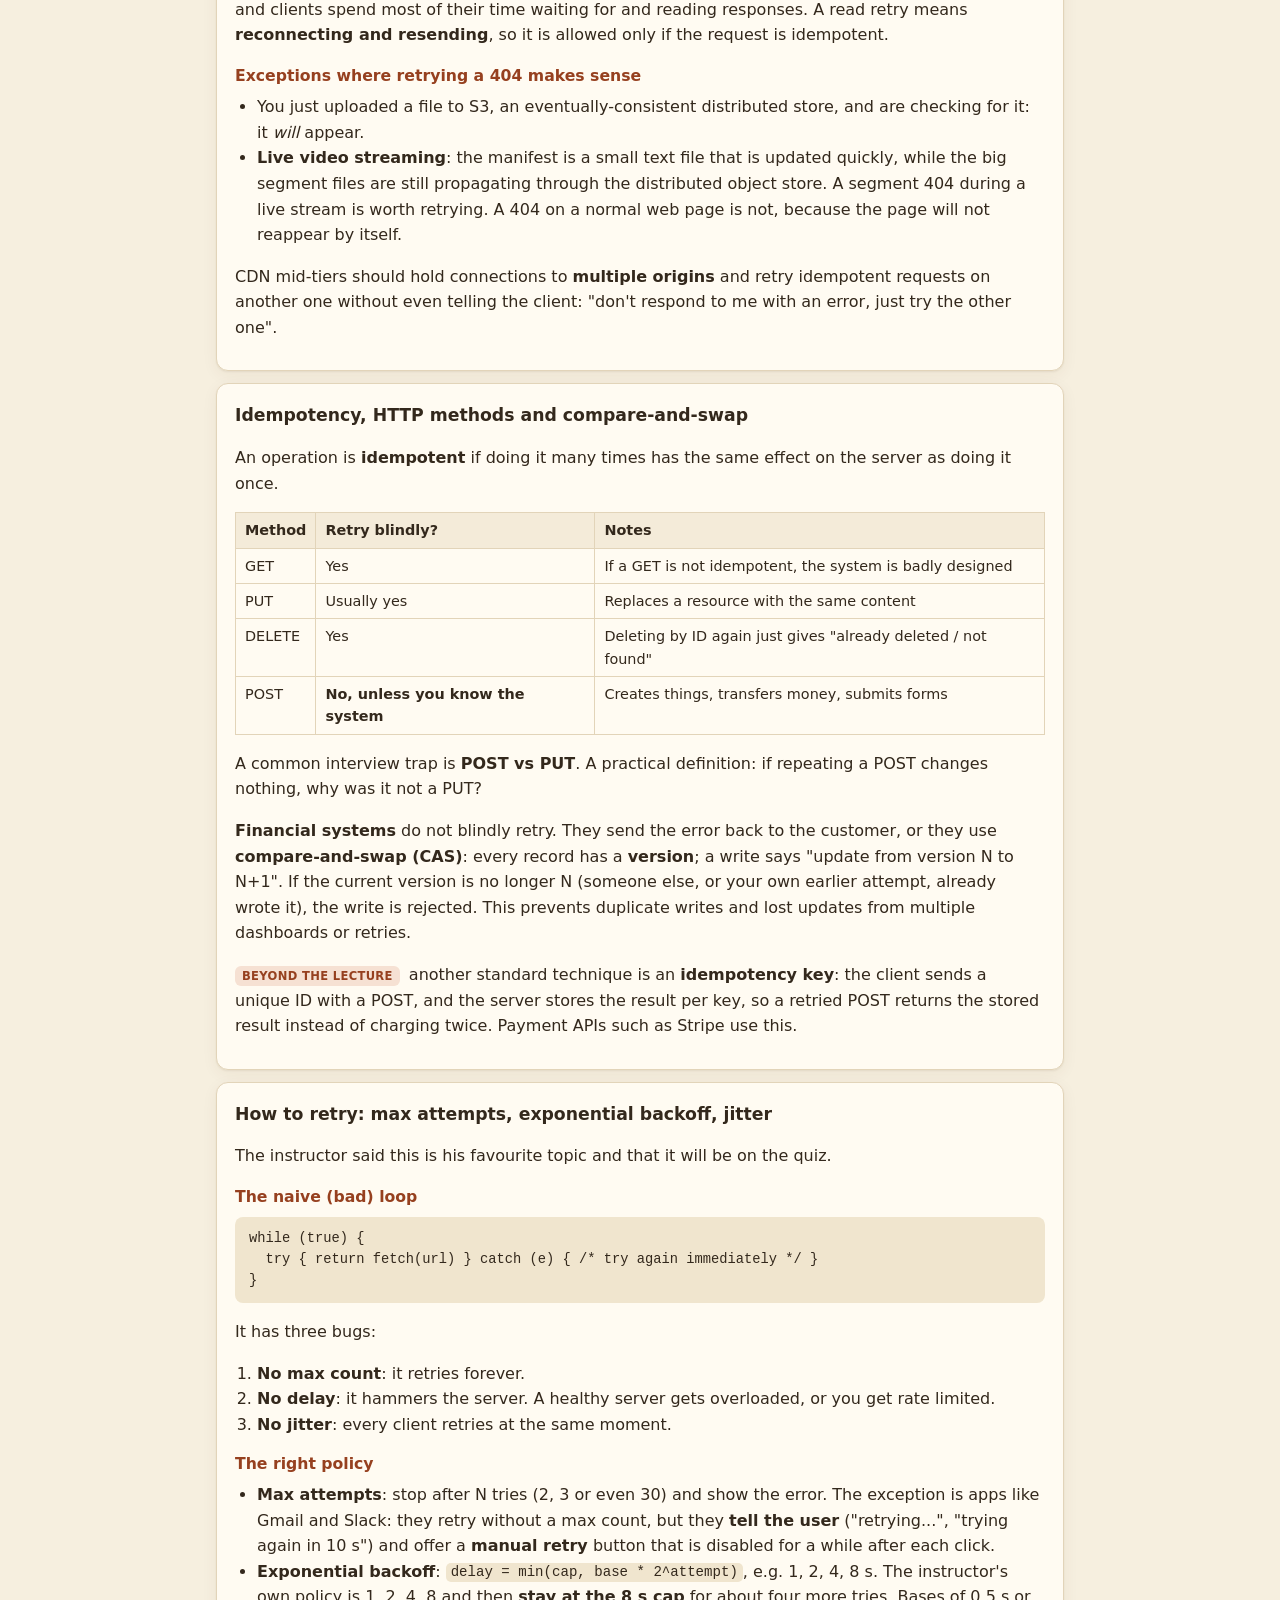
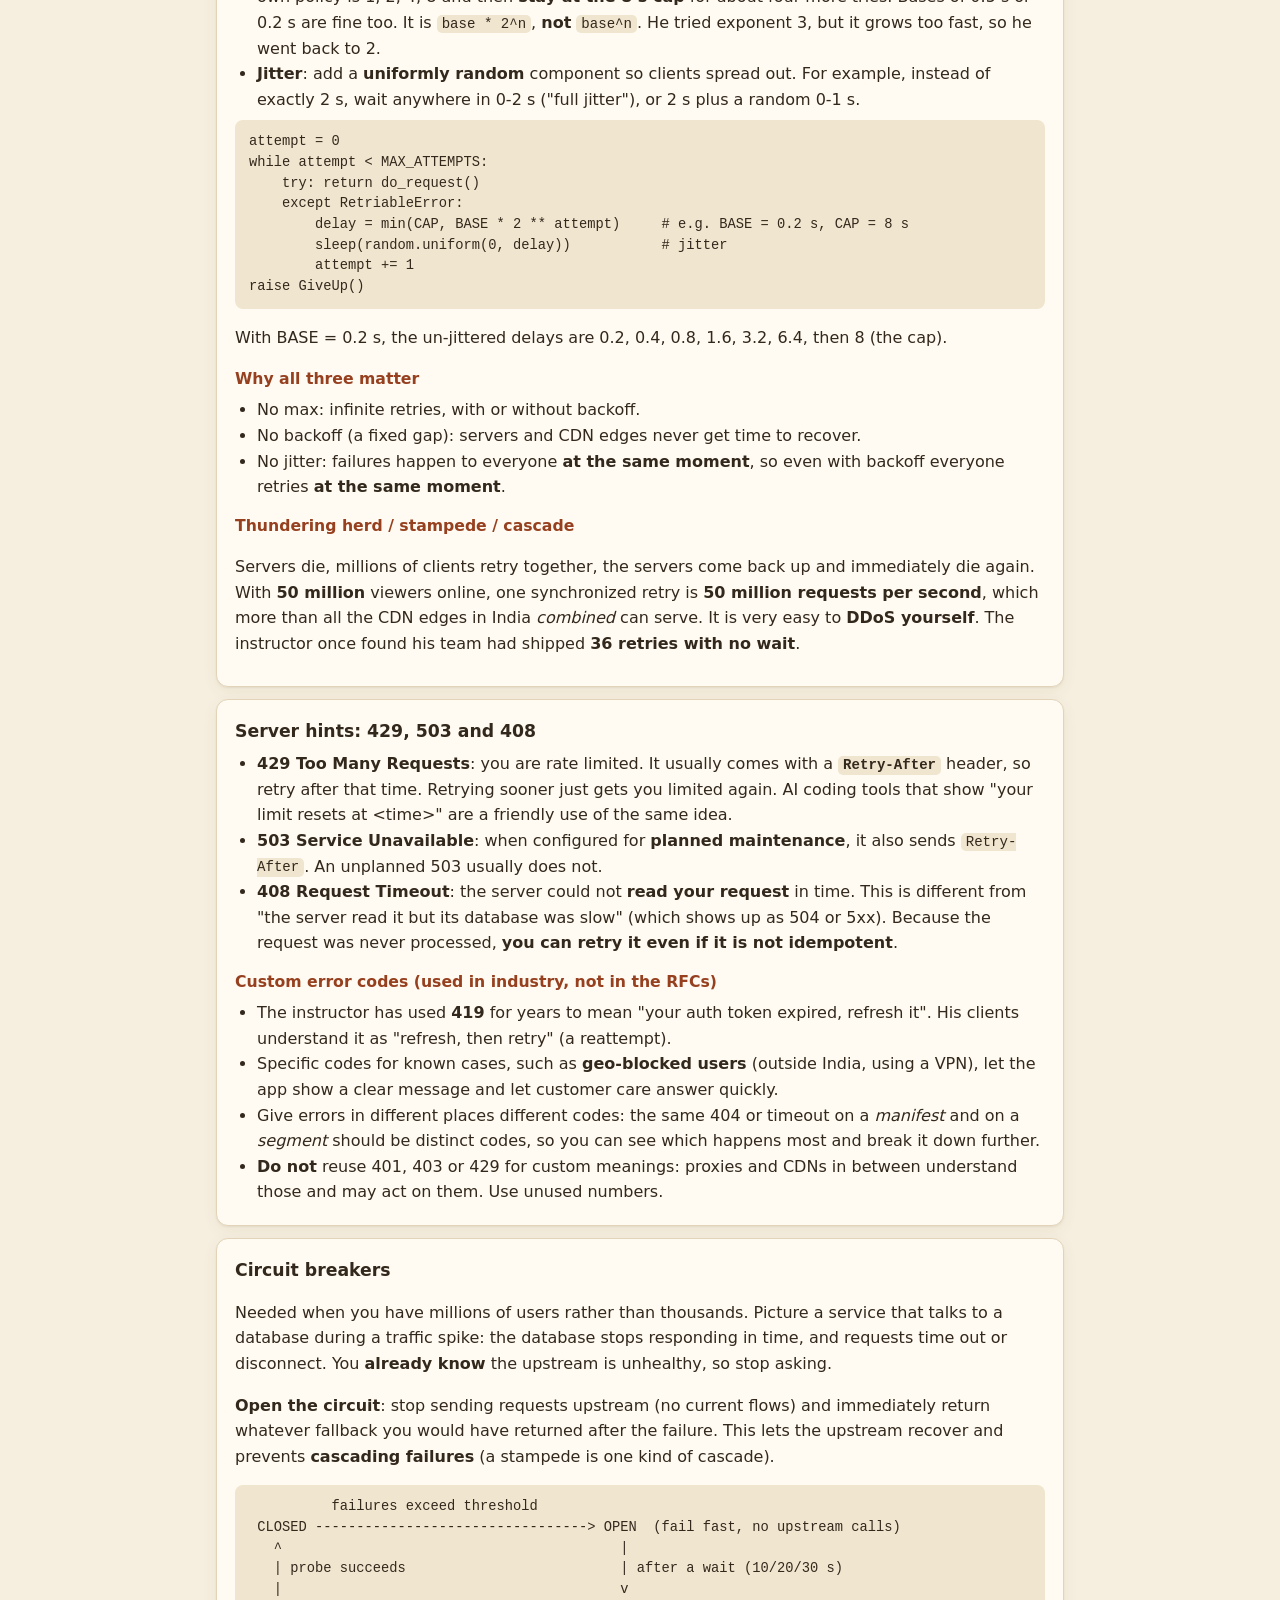
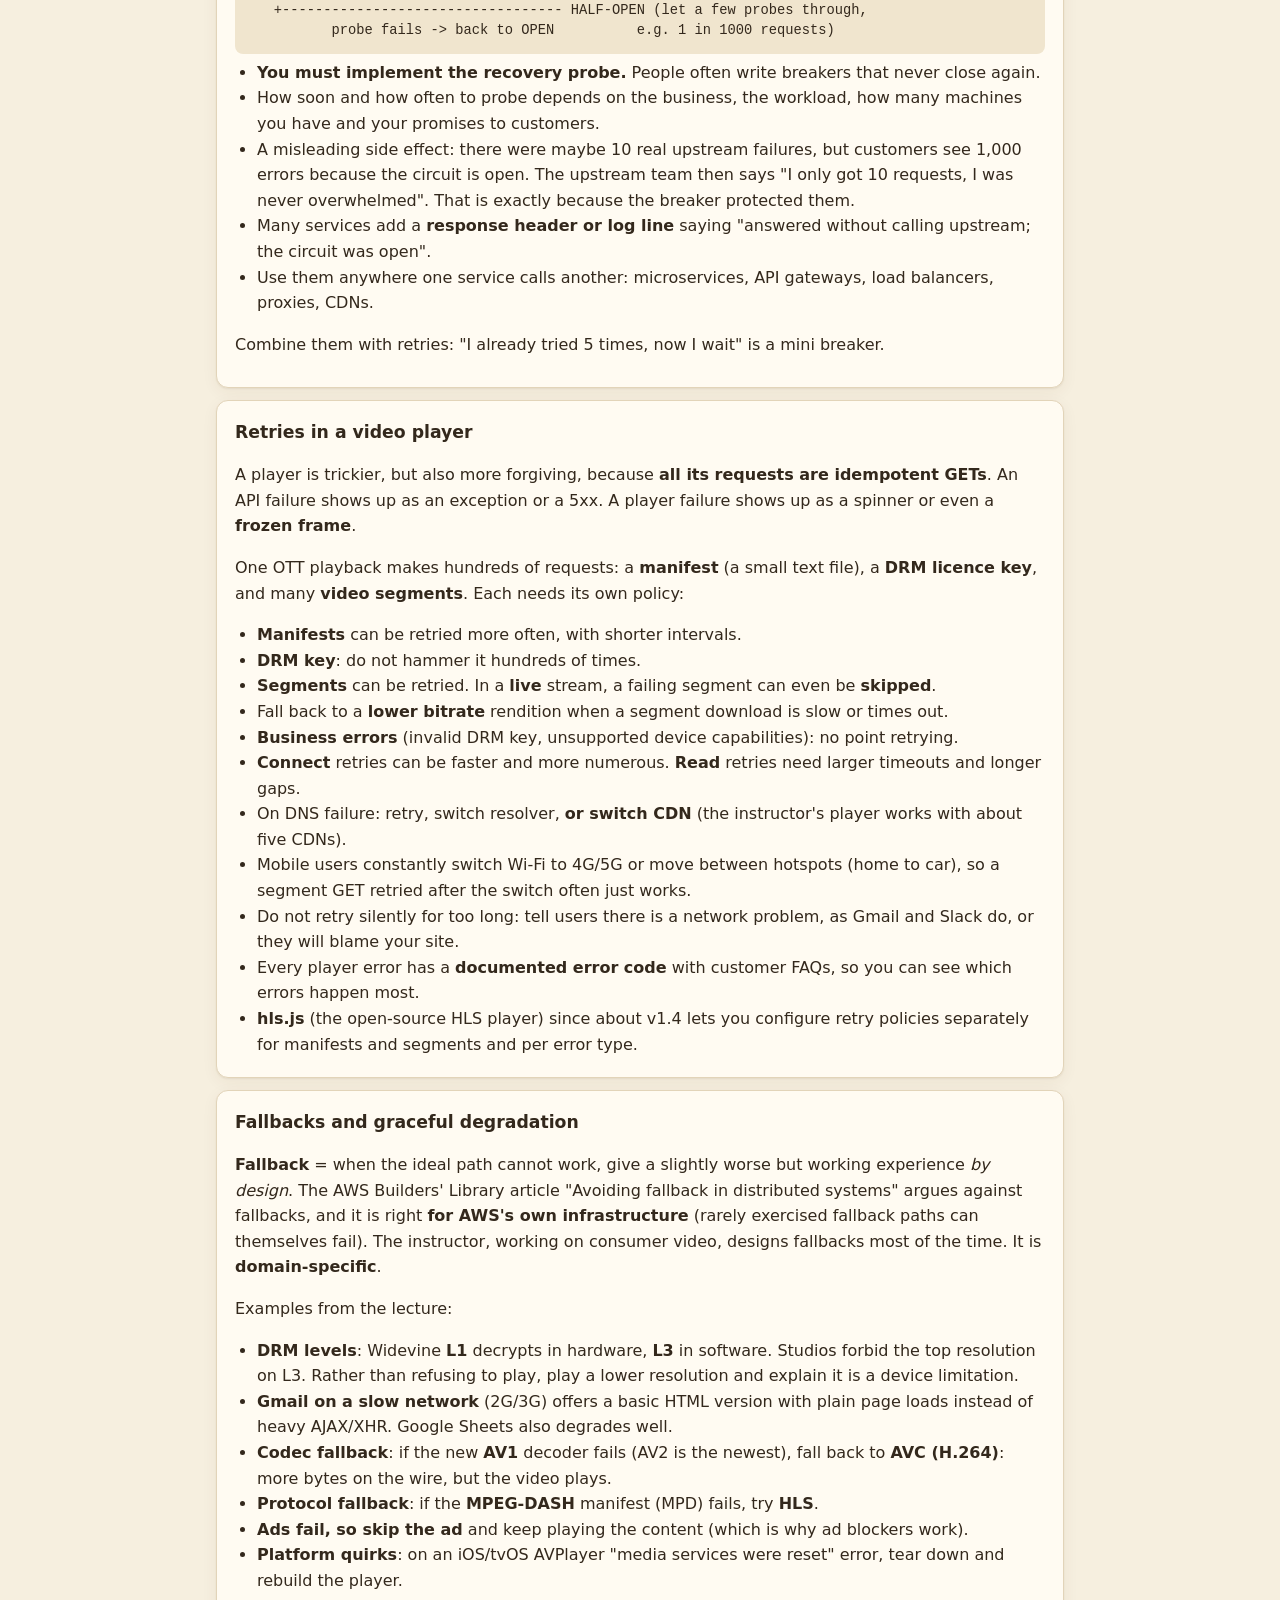
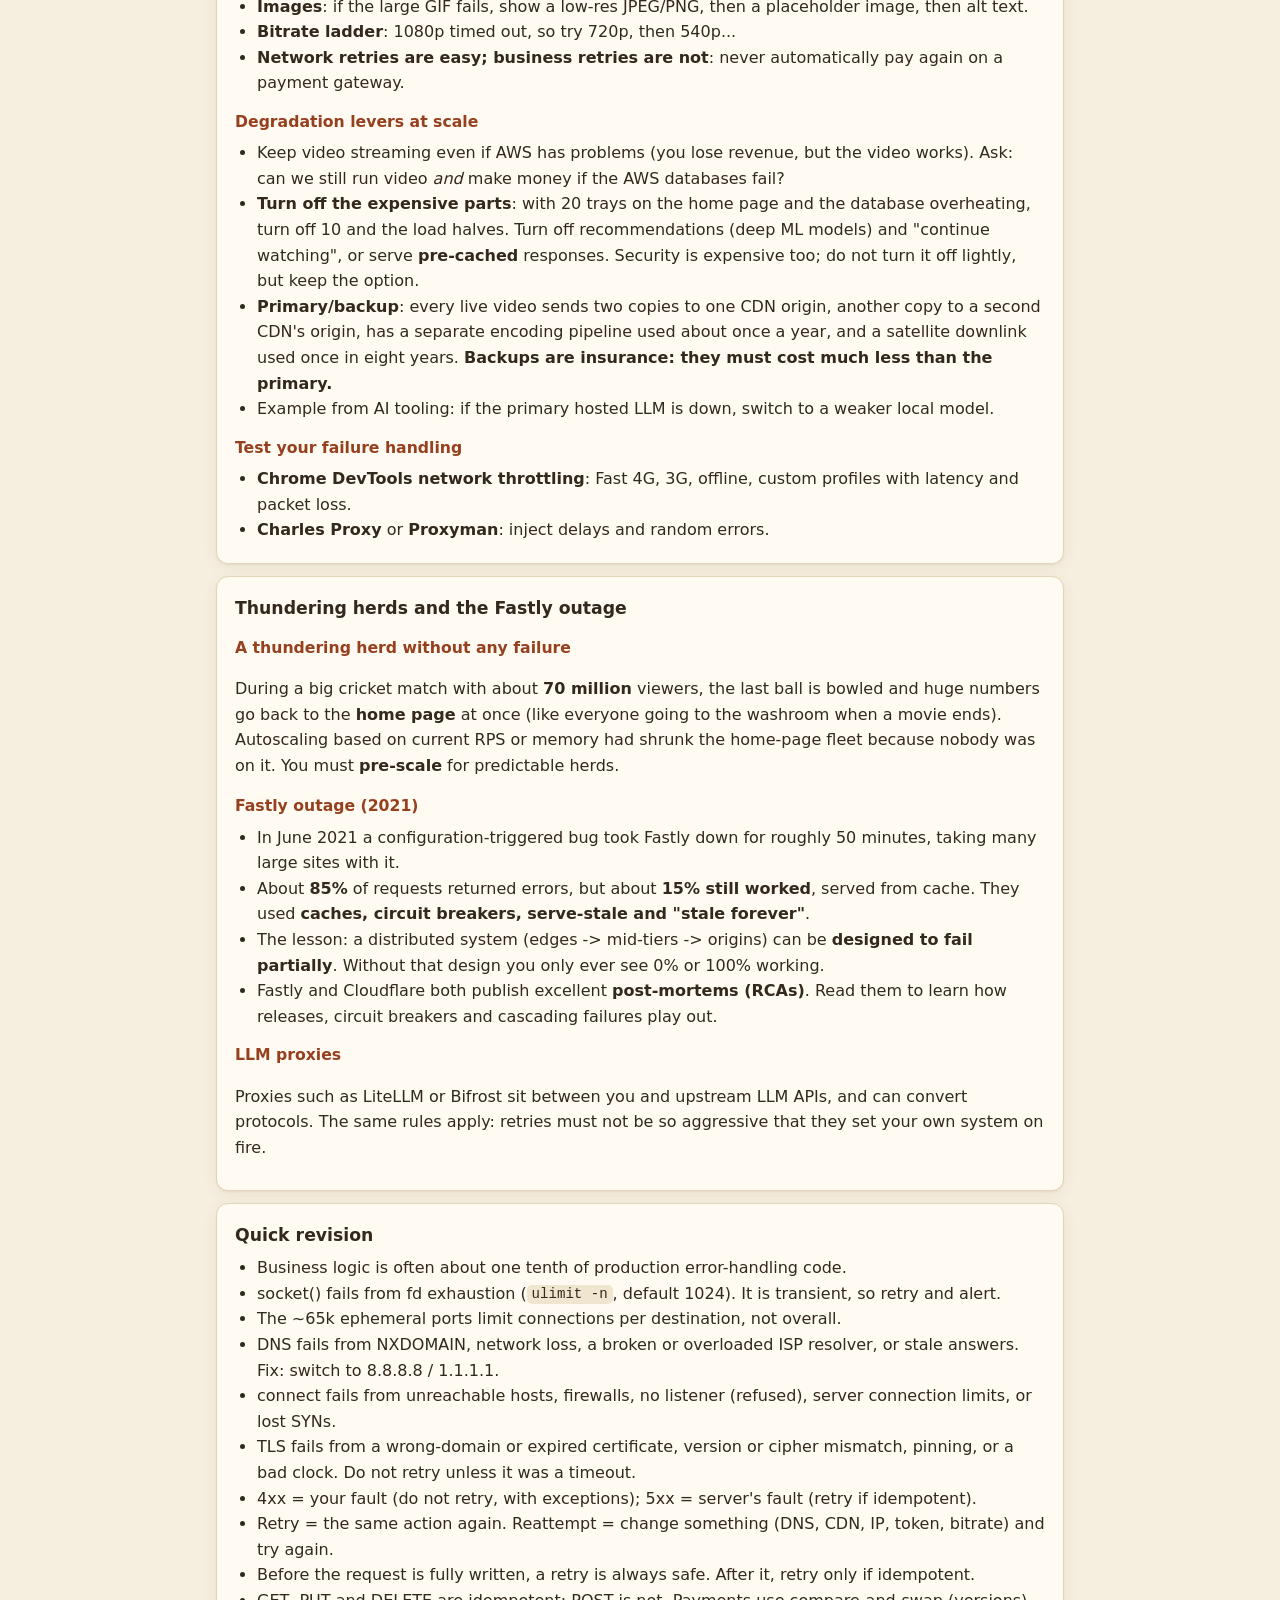
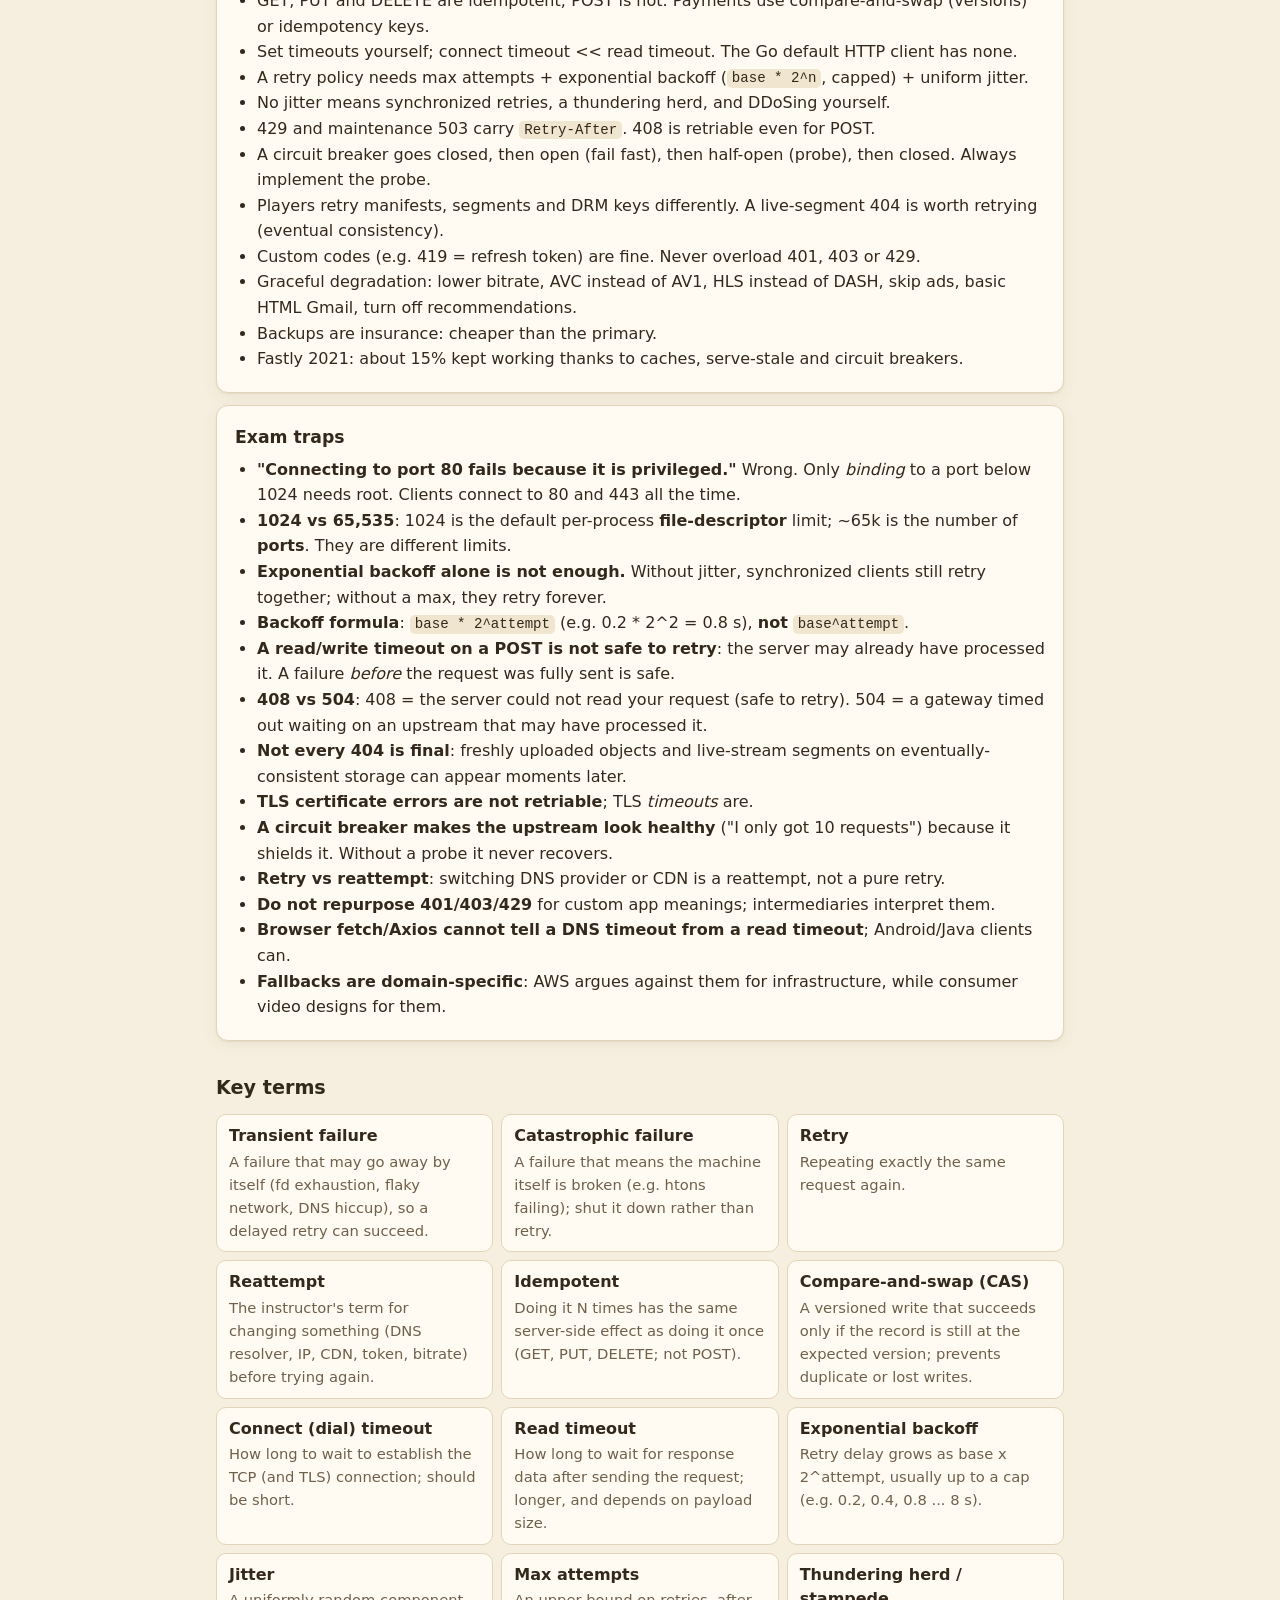
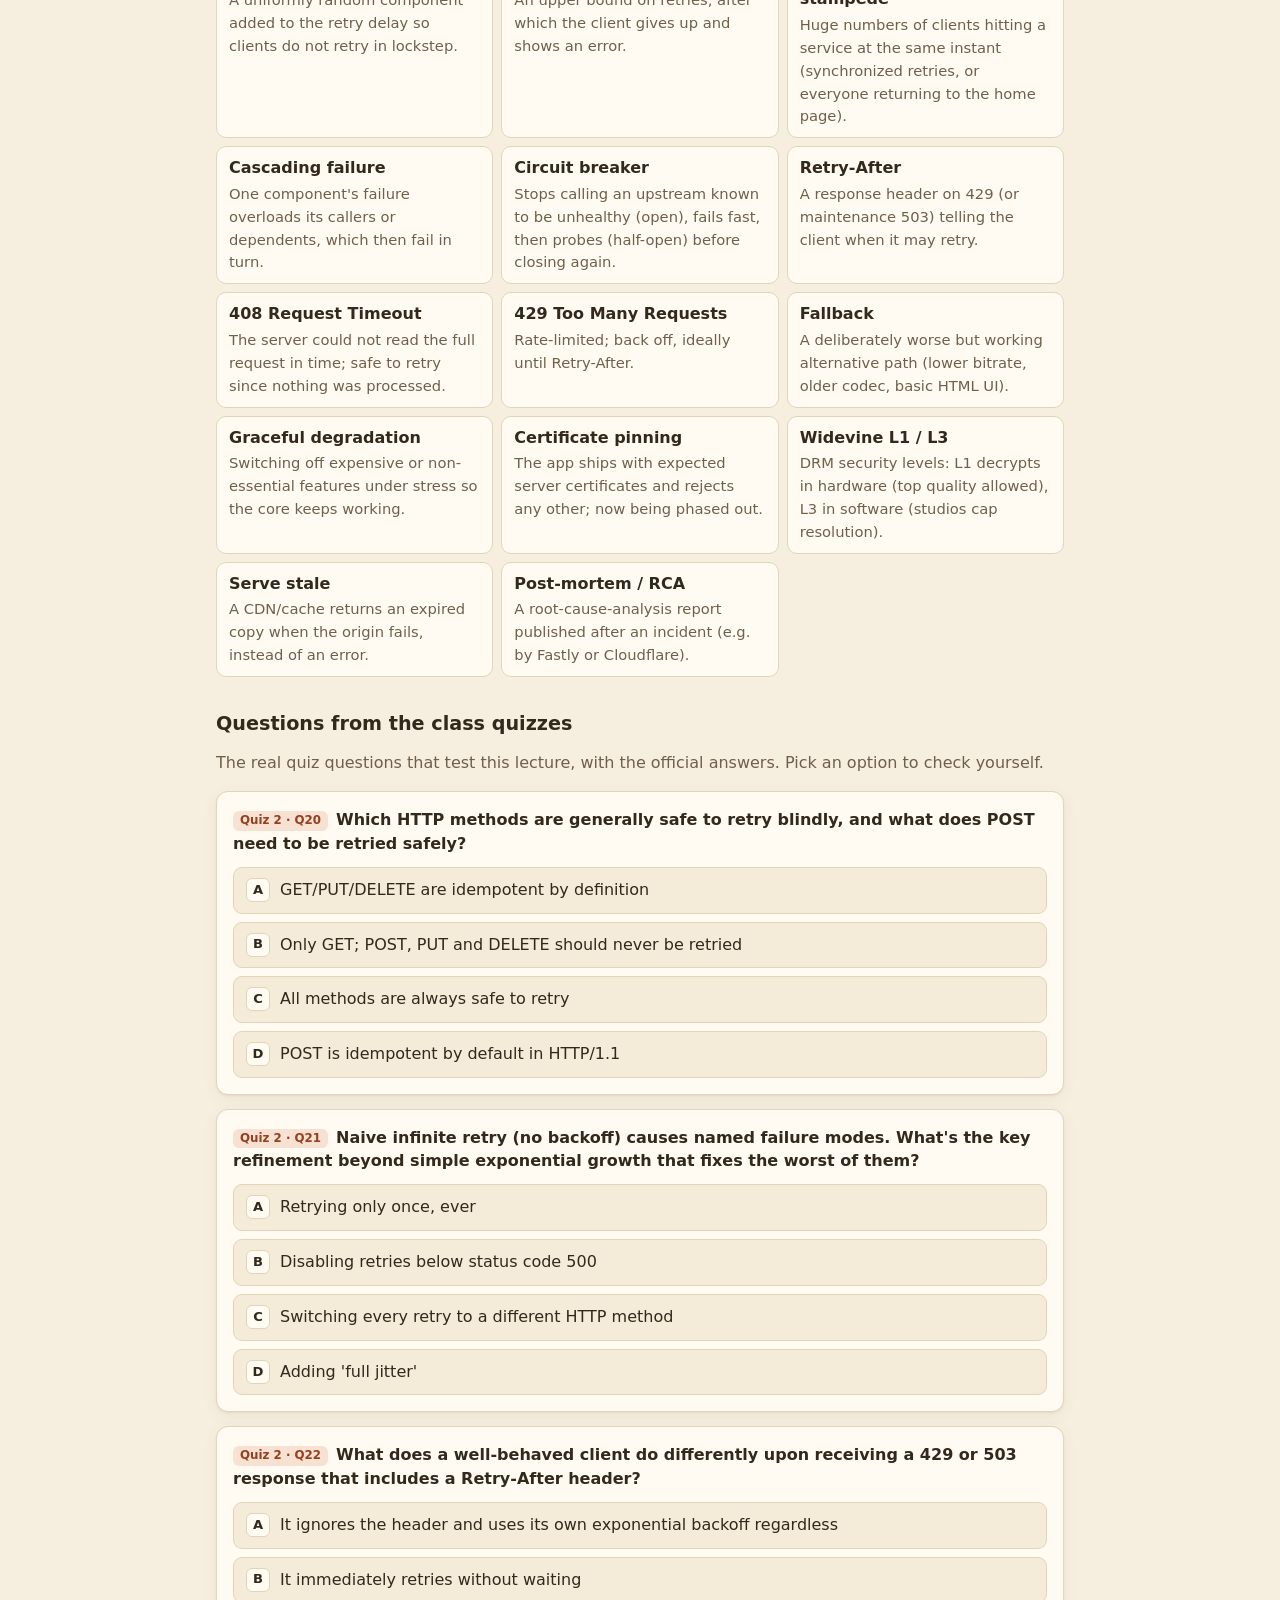
<file: lectures/lecture-07.html>
<!doctype html>
<html lang="en">
<head>
<meta charset="utf-8">
<meta name="viewport" content="width=device-width, initial-scale=1">
<title>Lecture 7: Economics of cloud tech · Network Architecture Revision</title>
<meta name="description" content="Although this recording is filed as &#x27;Economics of cloud tech&#x27;, the session taught designing for failure. It builds a map of everything that can fail i">
<link rel="stylesheet" href="../assets/style.css?v=22127fae2a">
</head>
<body data-page="lecture">
<header class="top"><div class="wrap">
  <a class="brand" href="../index.html">Network Architecture <span>Revision</span></a>
  <div class="spacer"></div>
  <button class="theme-toggle" type="button">☾ Dark</button>
</div></header>
<main class="wrap">
  <div class="crumbs"><a href="../index.html">All lectures</a> / <span id="l-num"></span></div>
  <h1 id="l-title"></h1>
  <p class="sub" id="l-sub"></p>
  <div class="score-line"><span id="score"></span><button class="btn" id="reset" type="button">Reset this lecture</button></div>
  <nav class="section-nav" aria-label="Sections">
    <a class="btn" href="#sec-notes">📘 One-shot notes</a>
    <a class="btn" href="#sec-terms">Key terms</a>
    <a class="btn" href="#sec-quiz">Quiz Qs</a>
    <a class="btn" href="#sec-mcq">Practice MCQs</a>
    <a class="btn" href="#sec-short">Written answers</a>
  </nav>
  <h2 id="sec-notes">📘 One-shot notes</h2>
  <div class="toc" id="toc"></div>
  <div id="notes"></div>
  <h2 id="sec-terms">Key terms</h2>
  <div id="terms"></div>
  <h2 id="sec-quiz">Questions from the class quizzes</h2>
  <p class="sub">The real quiz questions that test this lecture, with the official answers. Pick an option to check yourself.</p>
  <div id="quiz"></div>
  <h2 id="sec-mcq">Practice MCQs</h2>
  <p class="sub">Exam-style questions on everything in this lecture: green if you're right, red if not, with an explanation either way.</p>
  <div id="mcqs"></div>
  <h2 id="sec-short">Written answers</h2>
  <p class="sub">Write your answer and press <b>Check answer</b>: it is green only when every key point is covered.</p>
  <div id="short"></div>
  <nav class="pager" id="pager" aria-label="Lecture navigation"></nav>

  <p class="foot">Built from the class lectures and the two class quizzes for Network Architecture. Points marked <span class="beyond">Beyond the lecture</span> add standard theory that wasn't covered in class. Your answers are saved only in this browser.</p>
</main>
<script src="../data/site.js?v=35b3f3f5b0"></script>
<script src="../data/lecture-07.js?v=1b1693e948"></script>
<script src="../assets/app.js?v=5c8128cb77"></script>
</body>
</html>
</file>
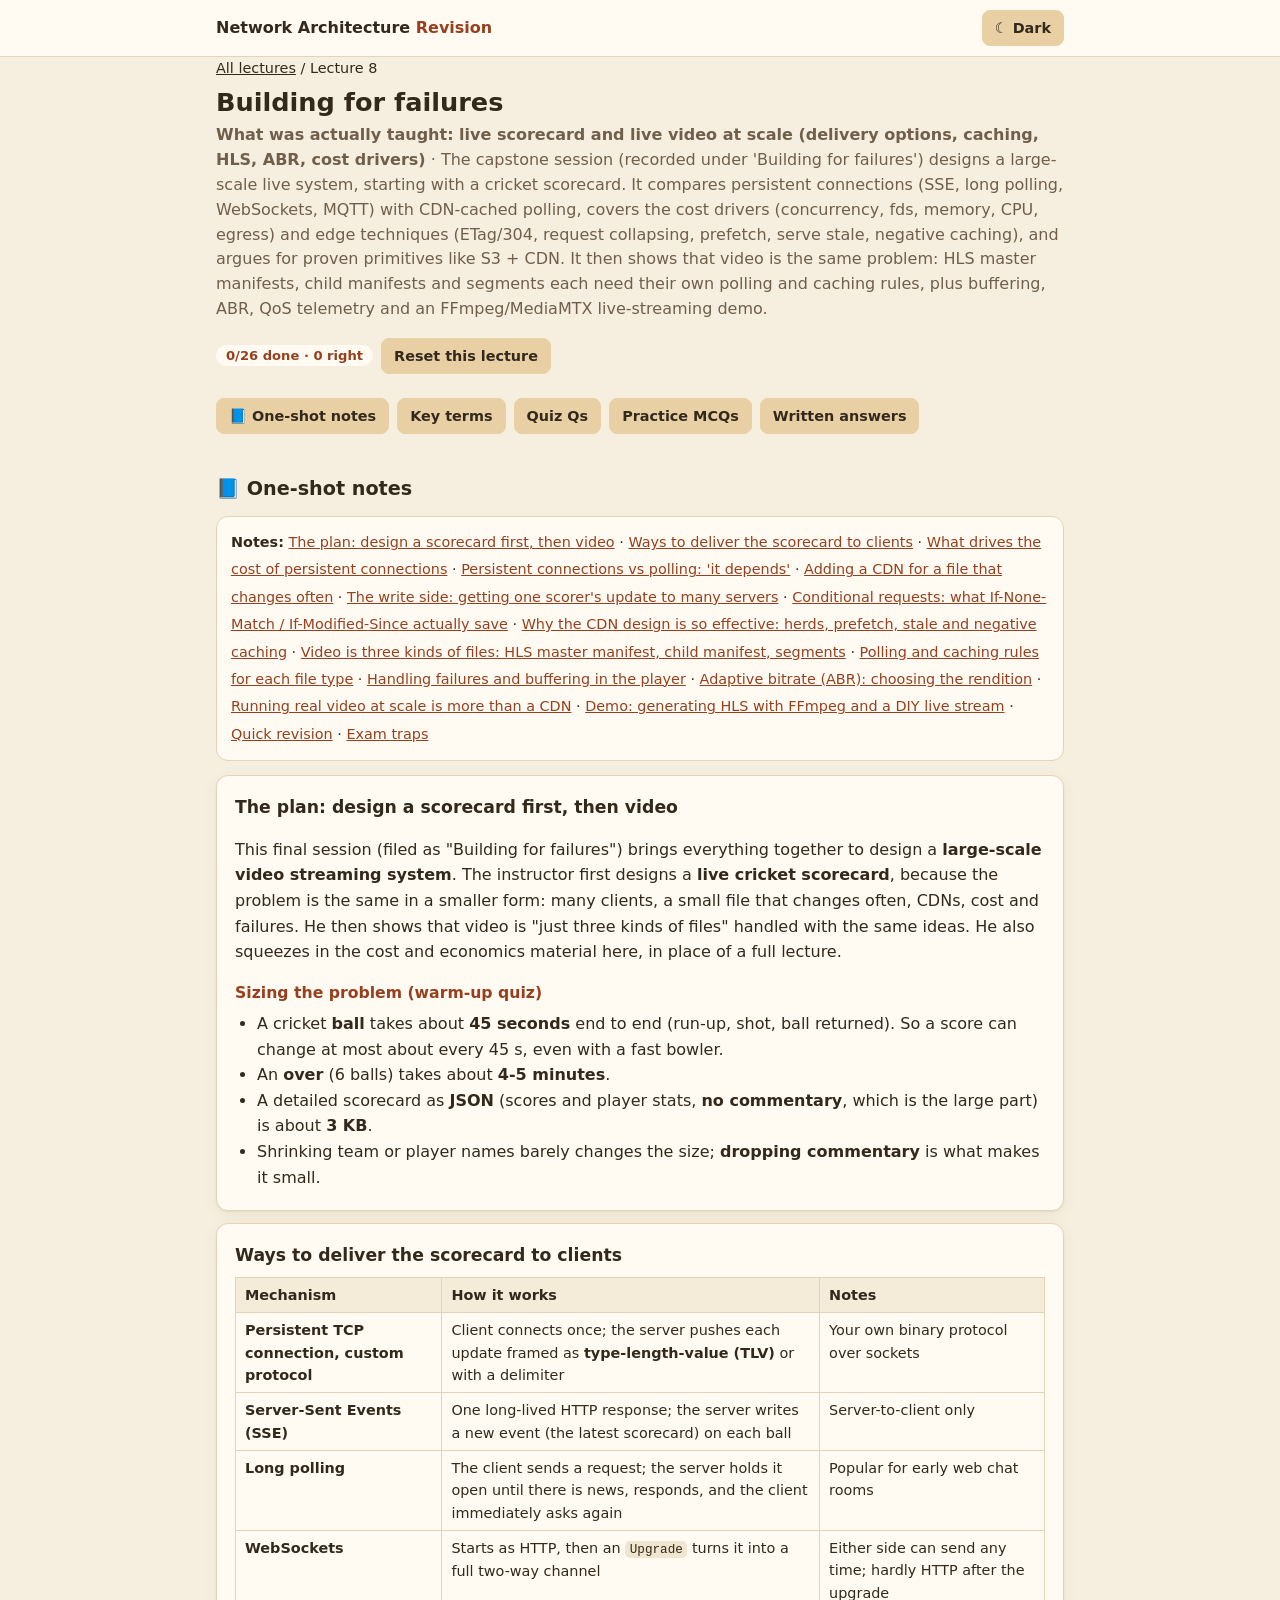
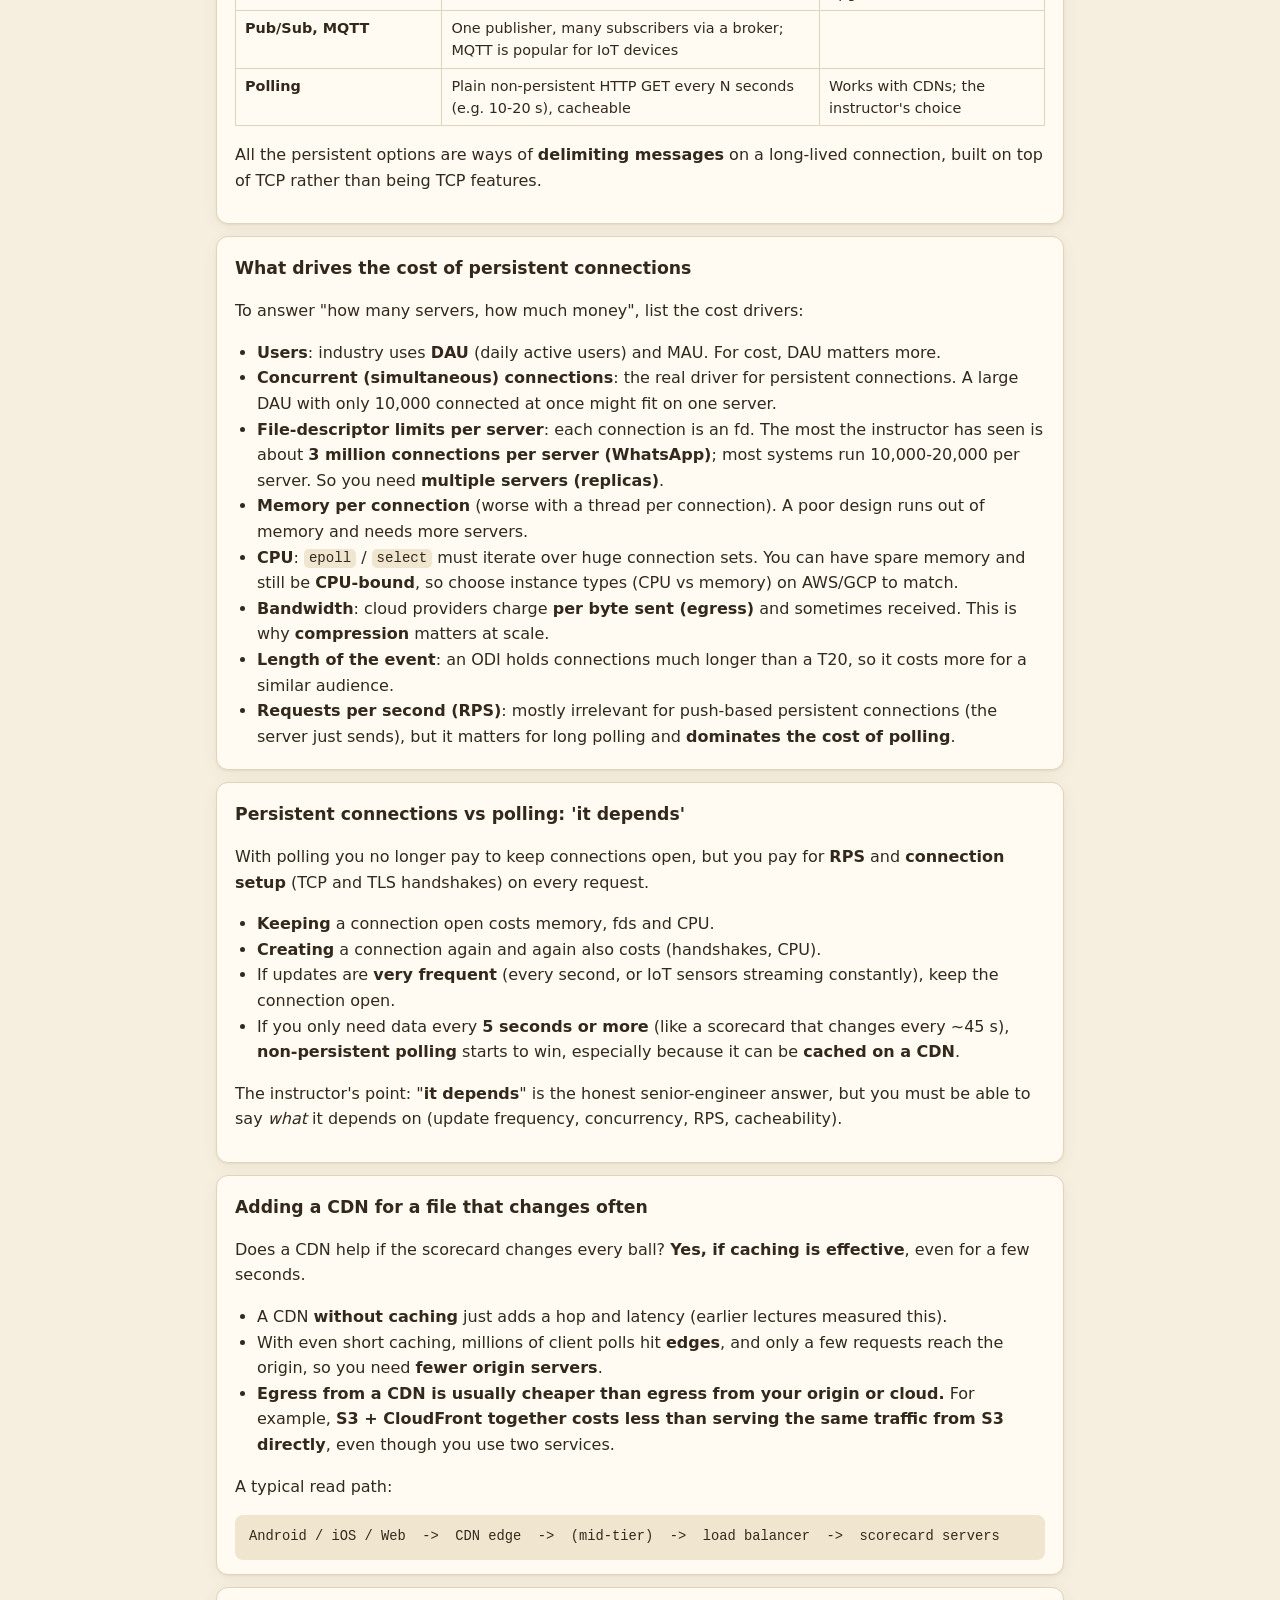
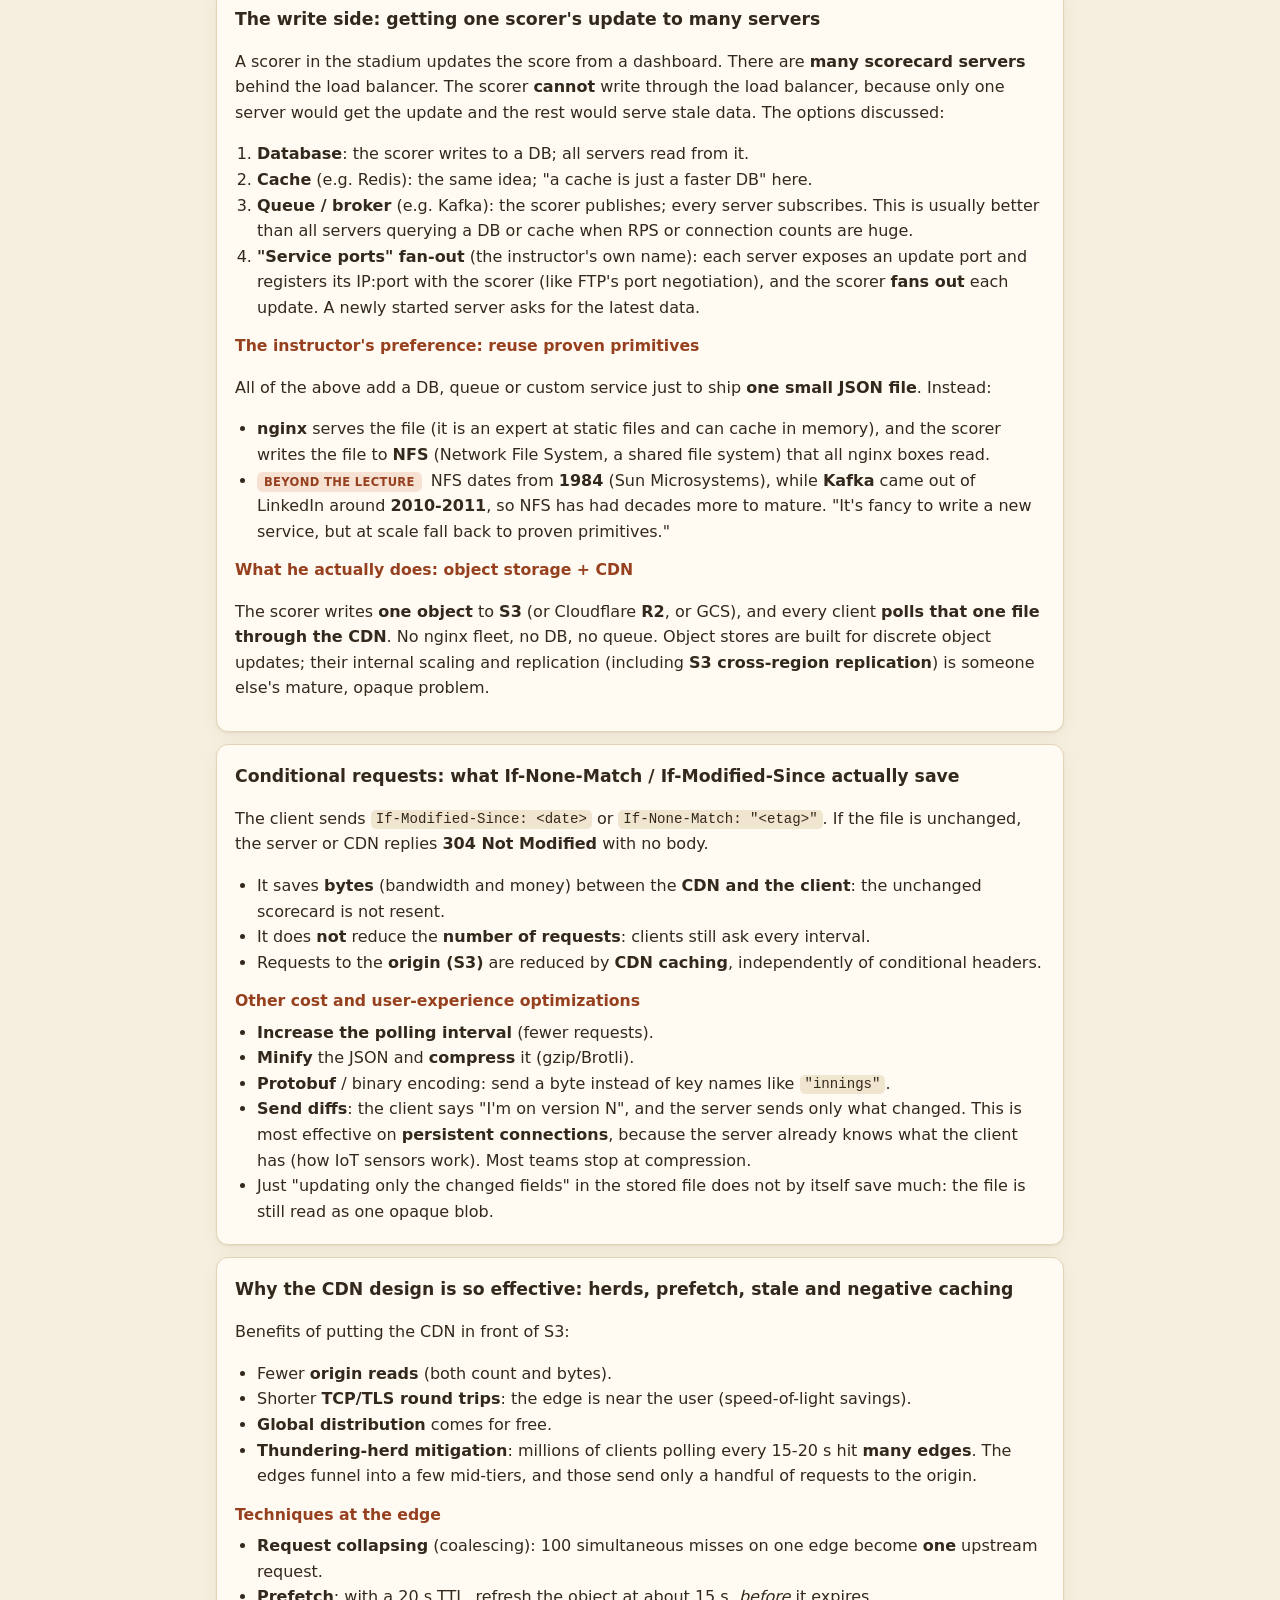
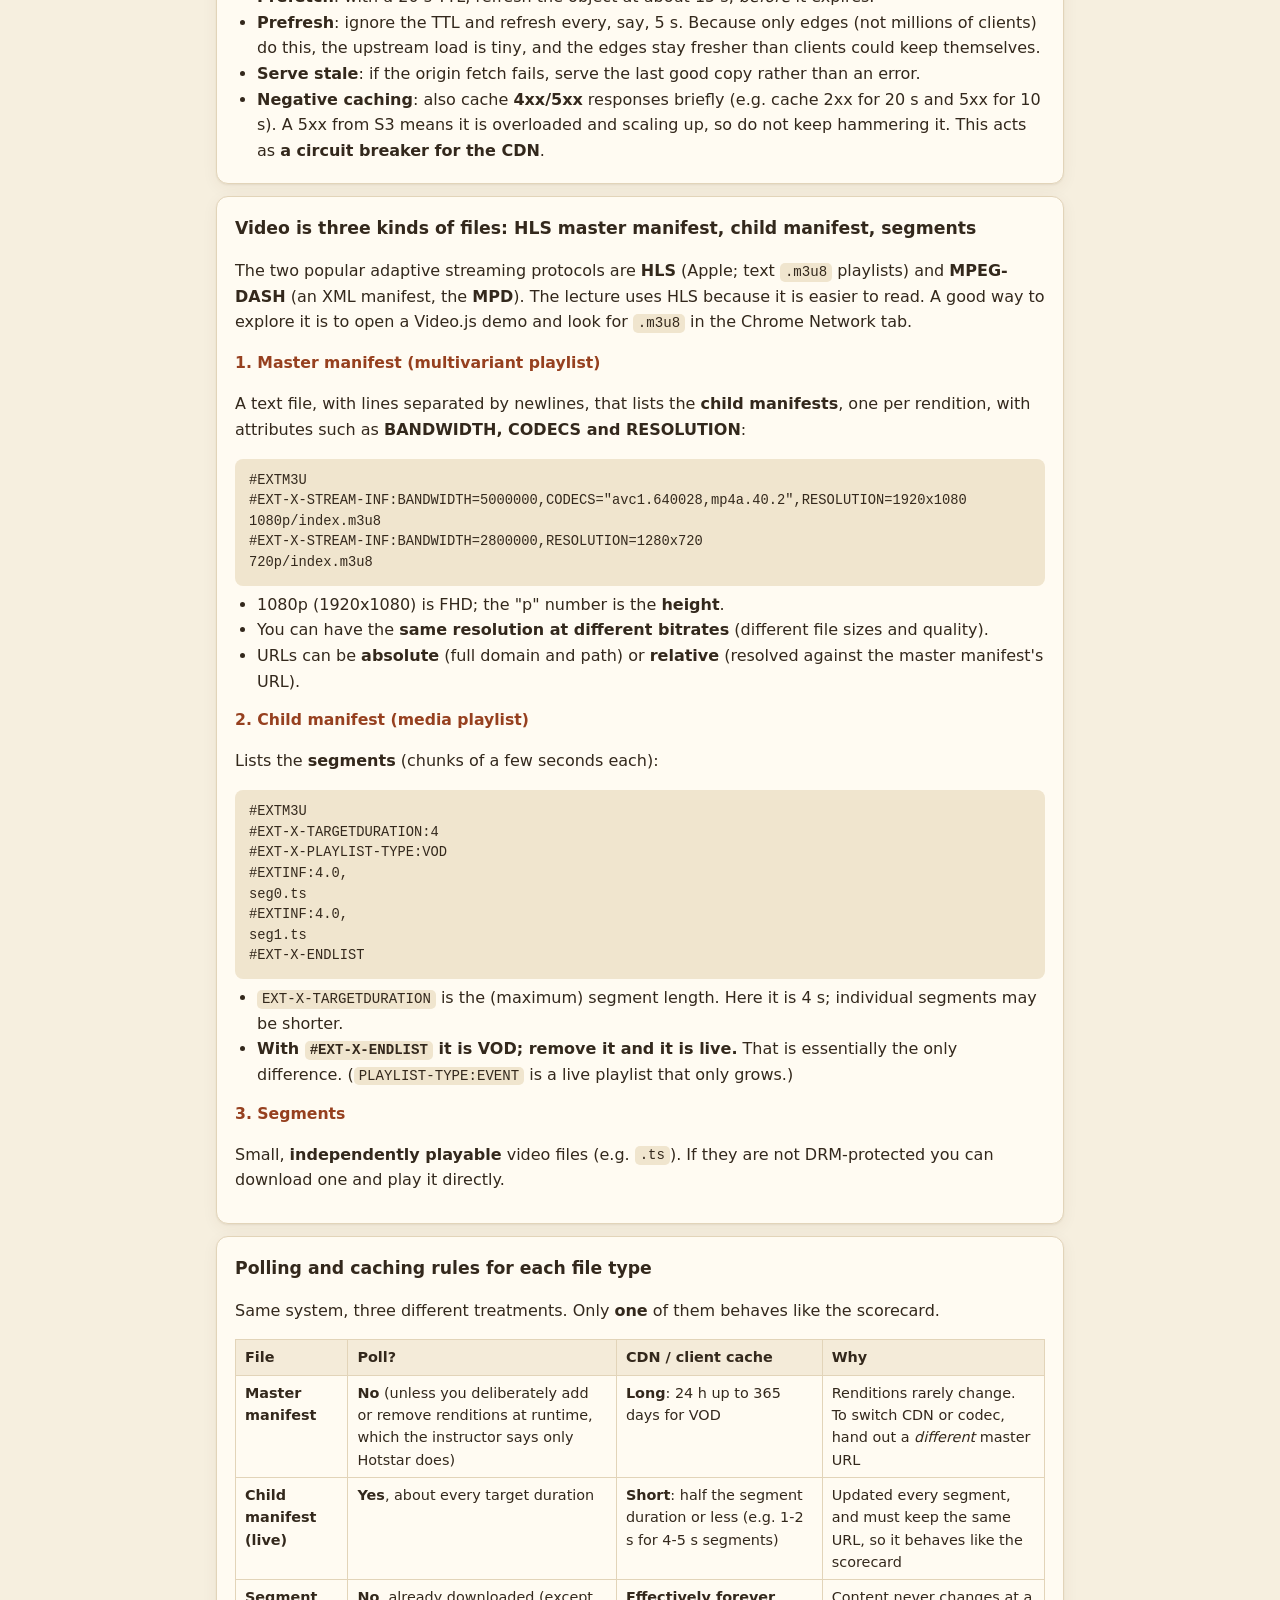
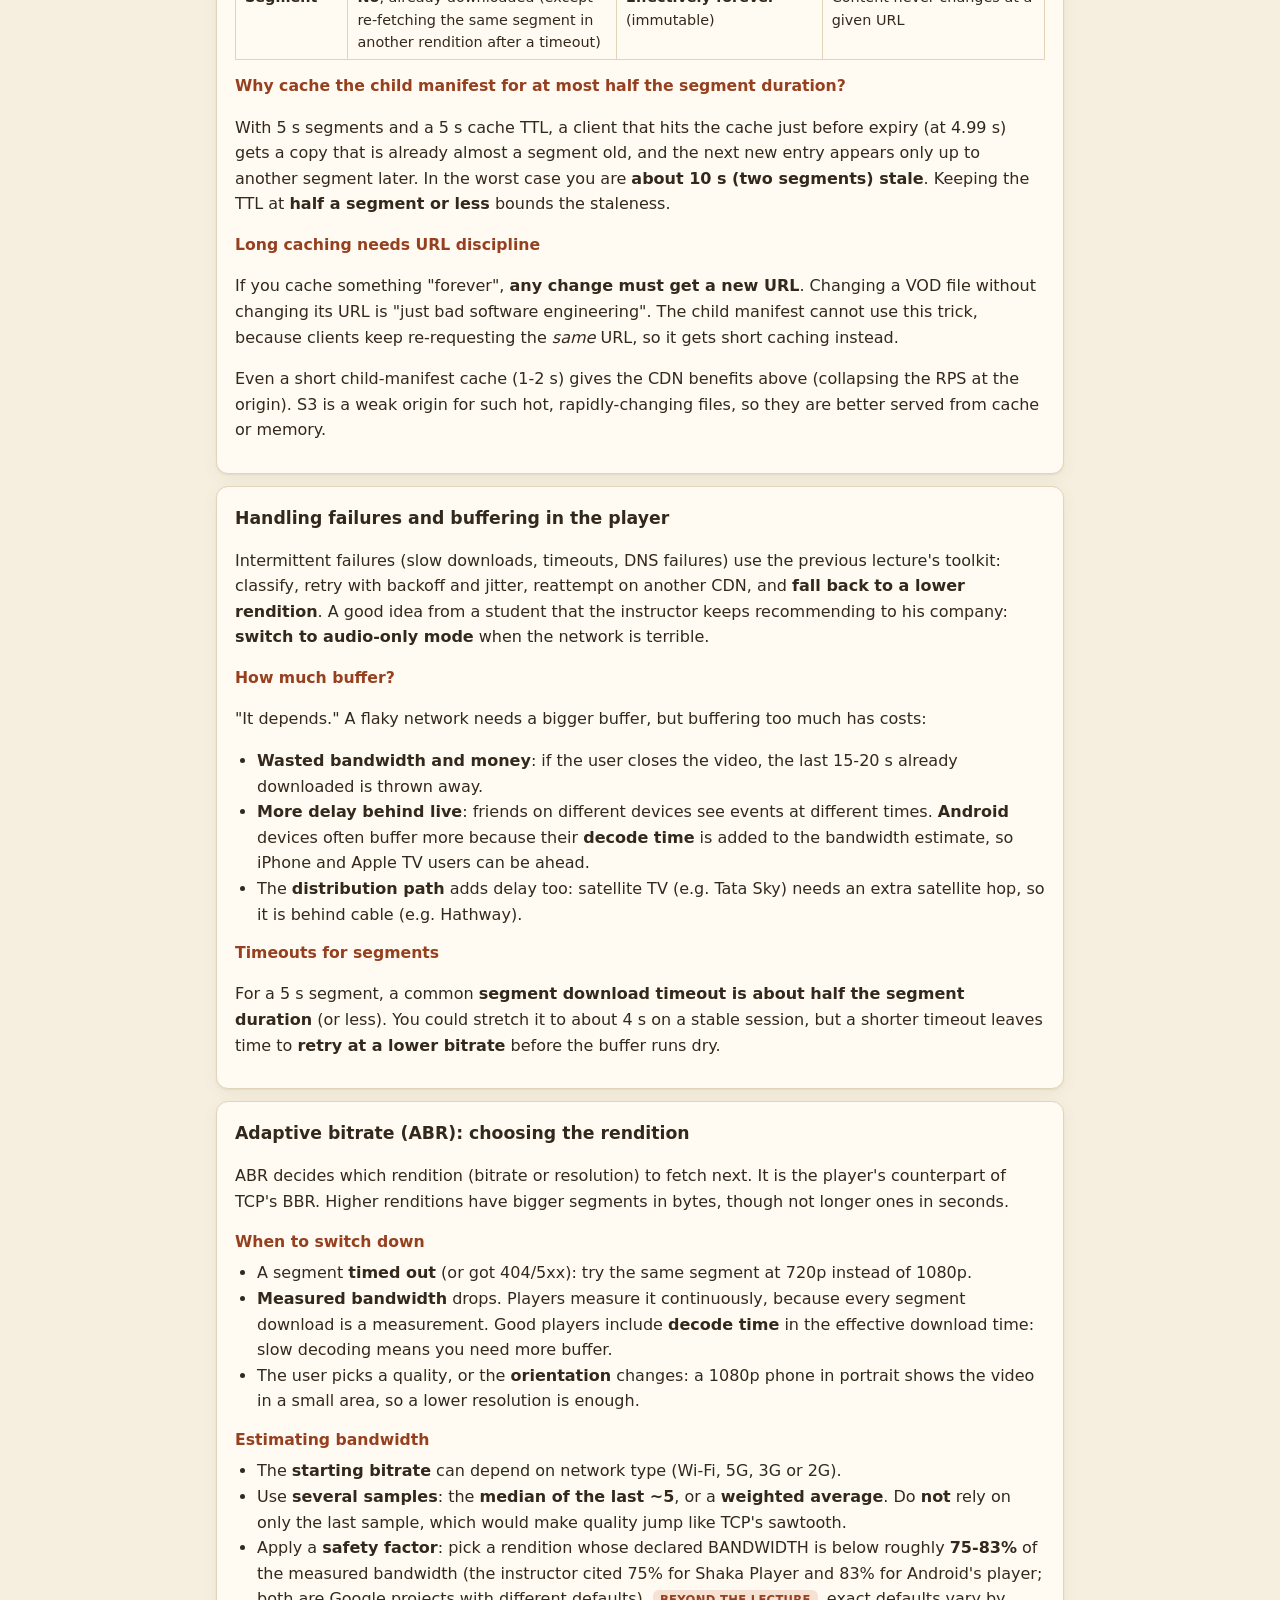
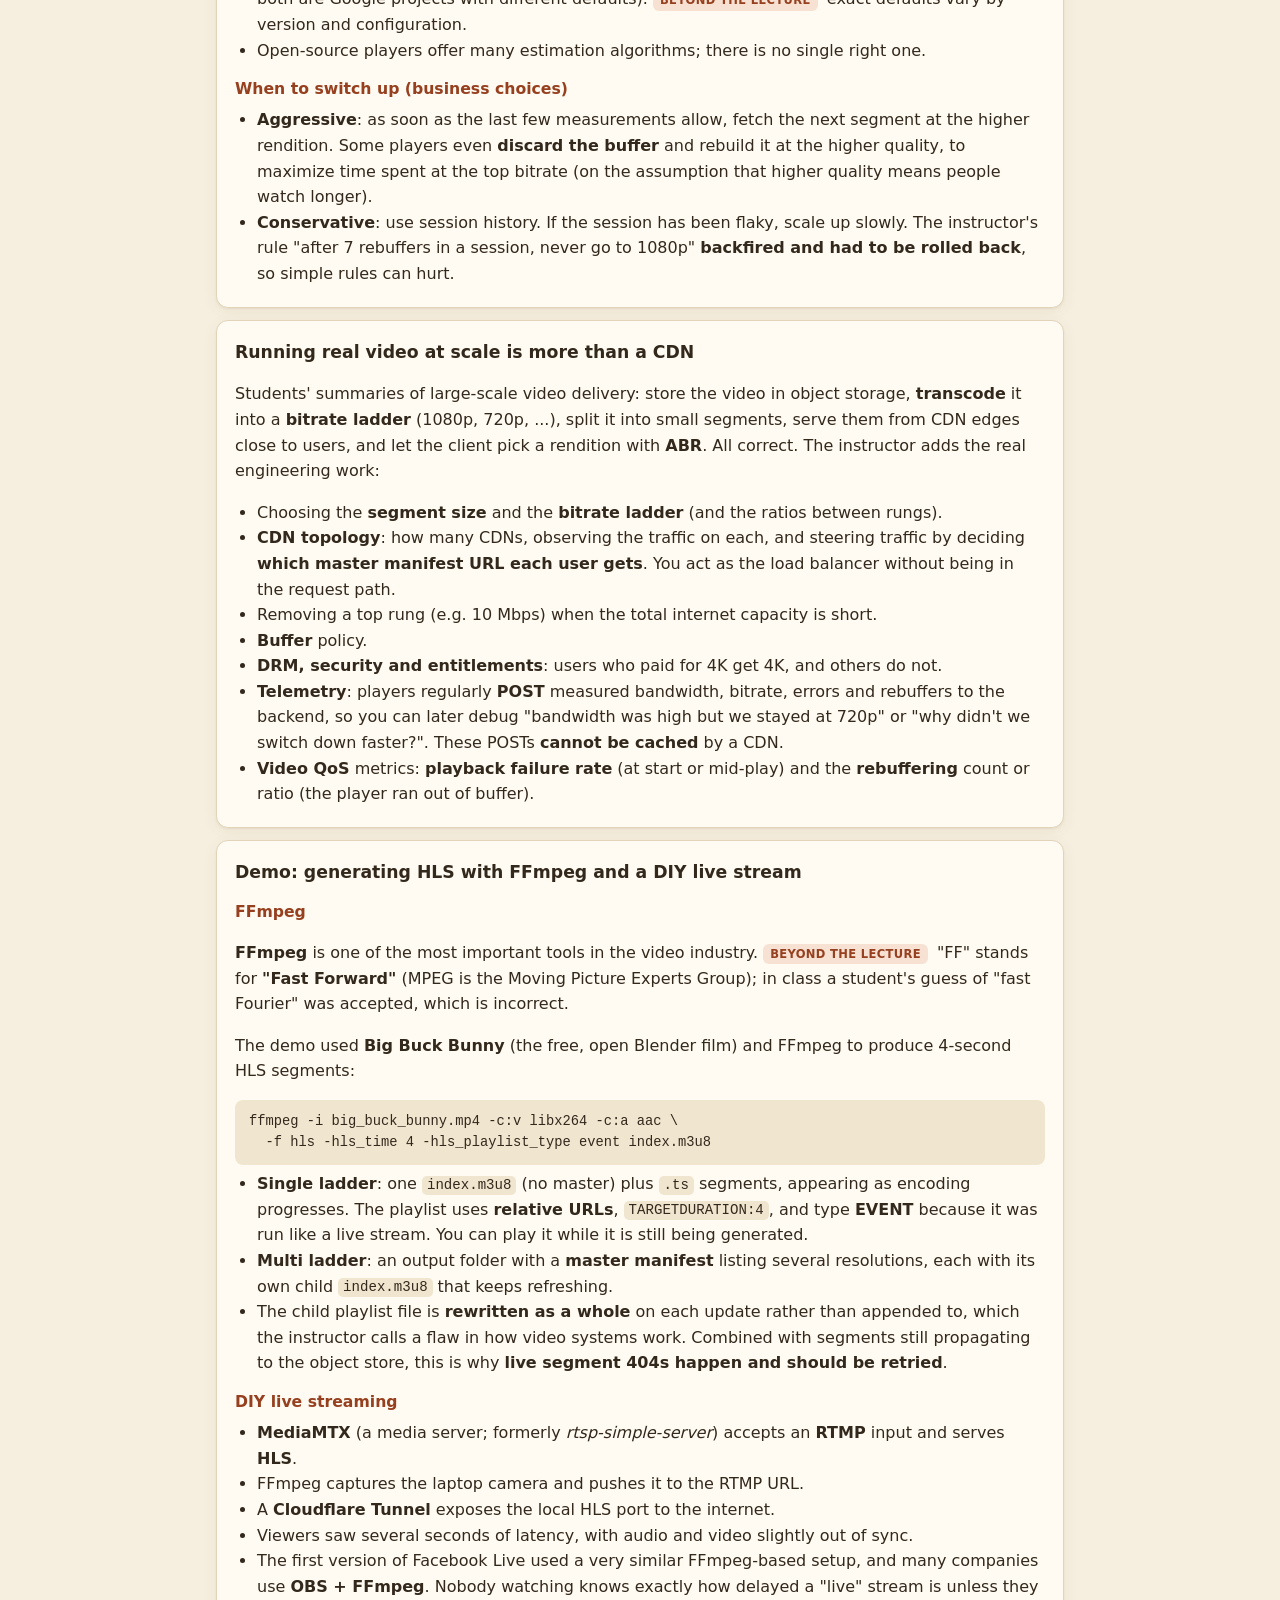
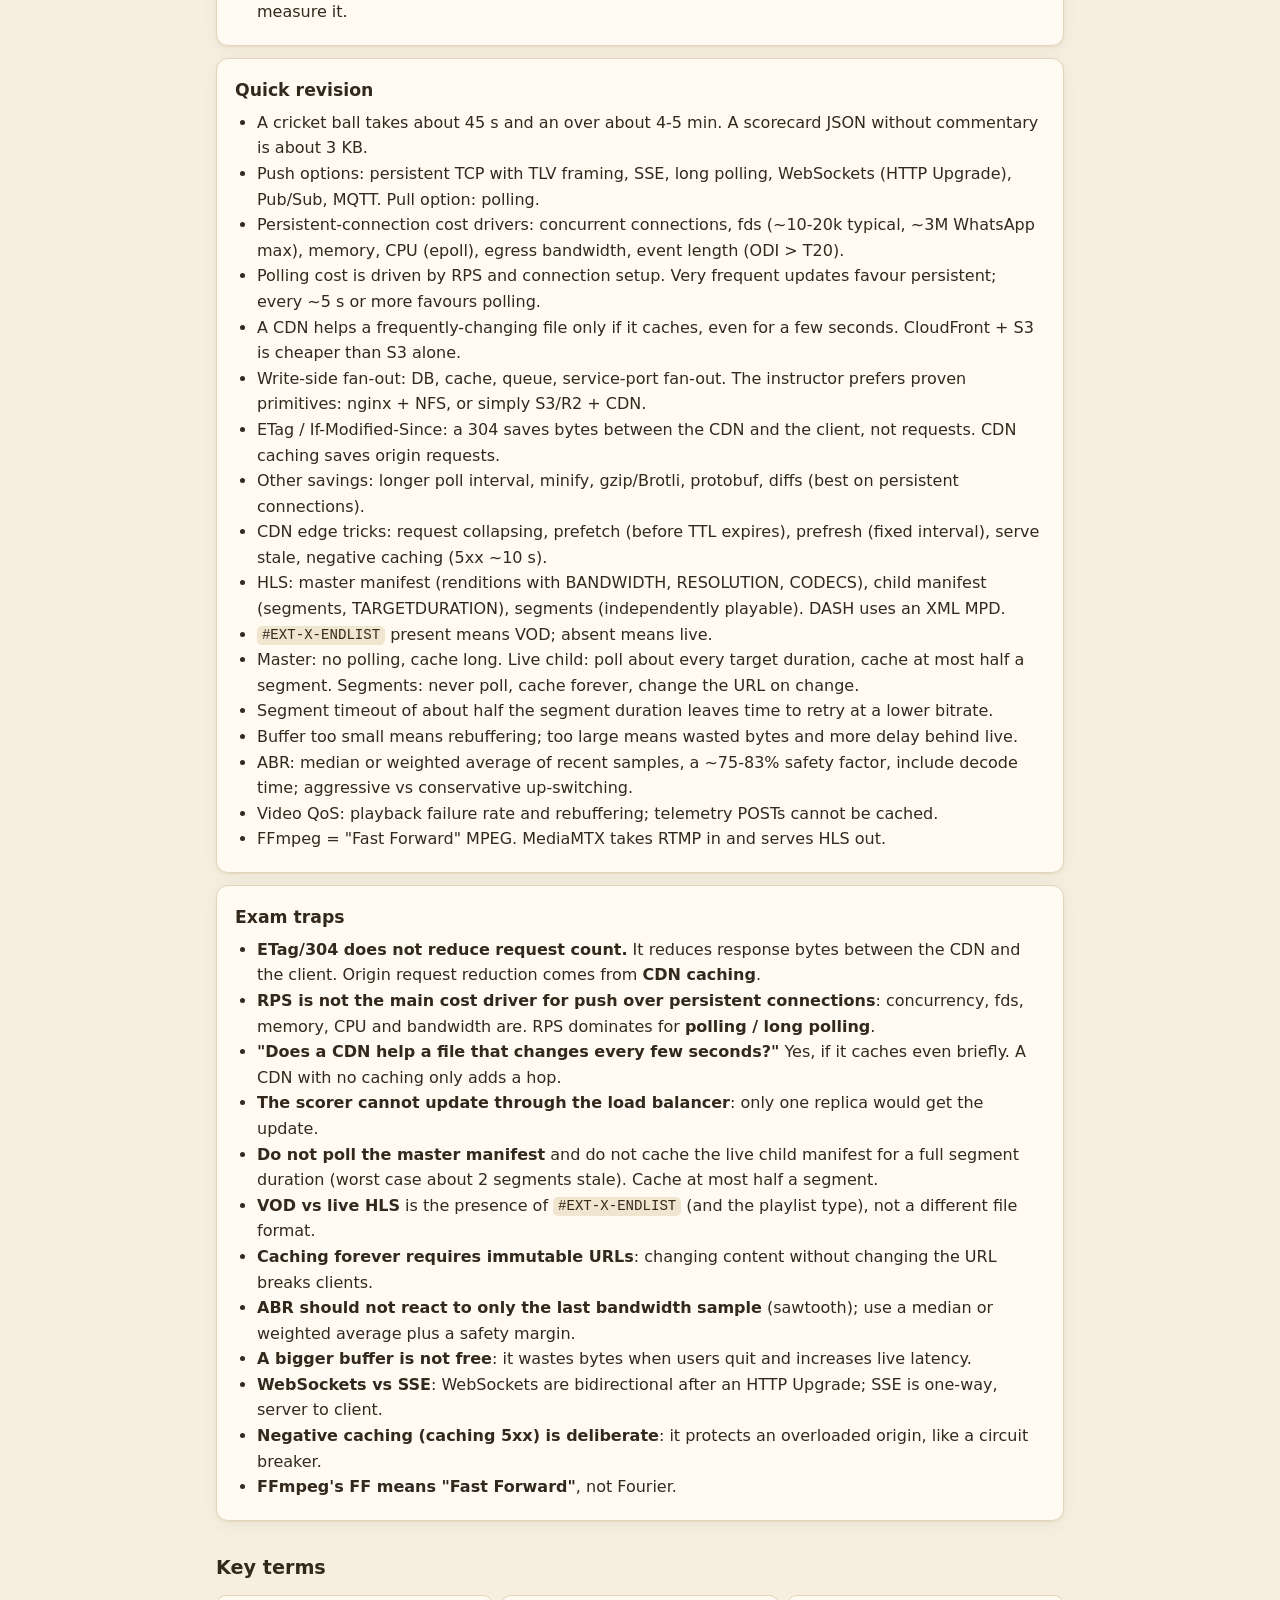
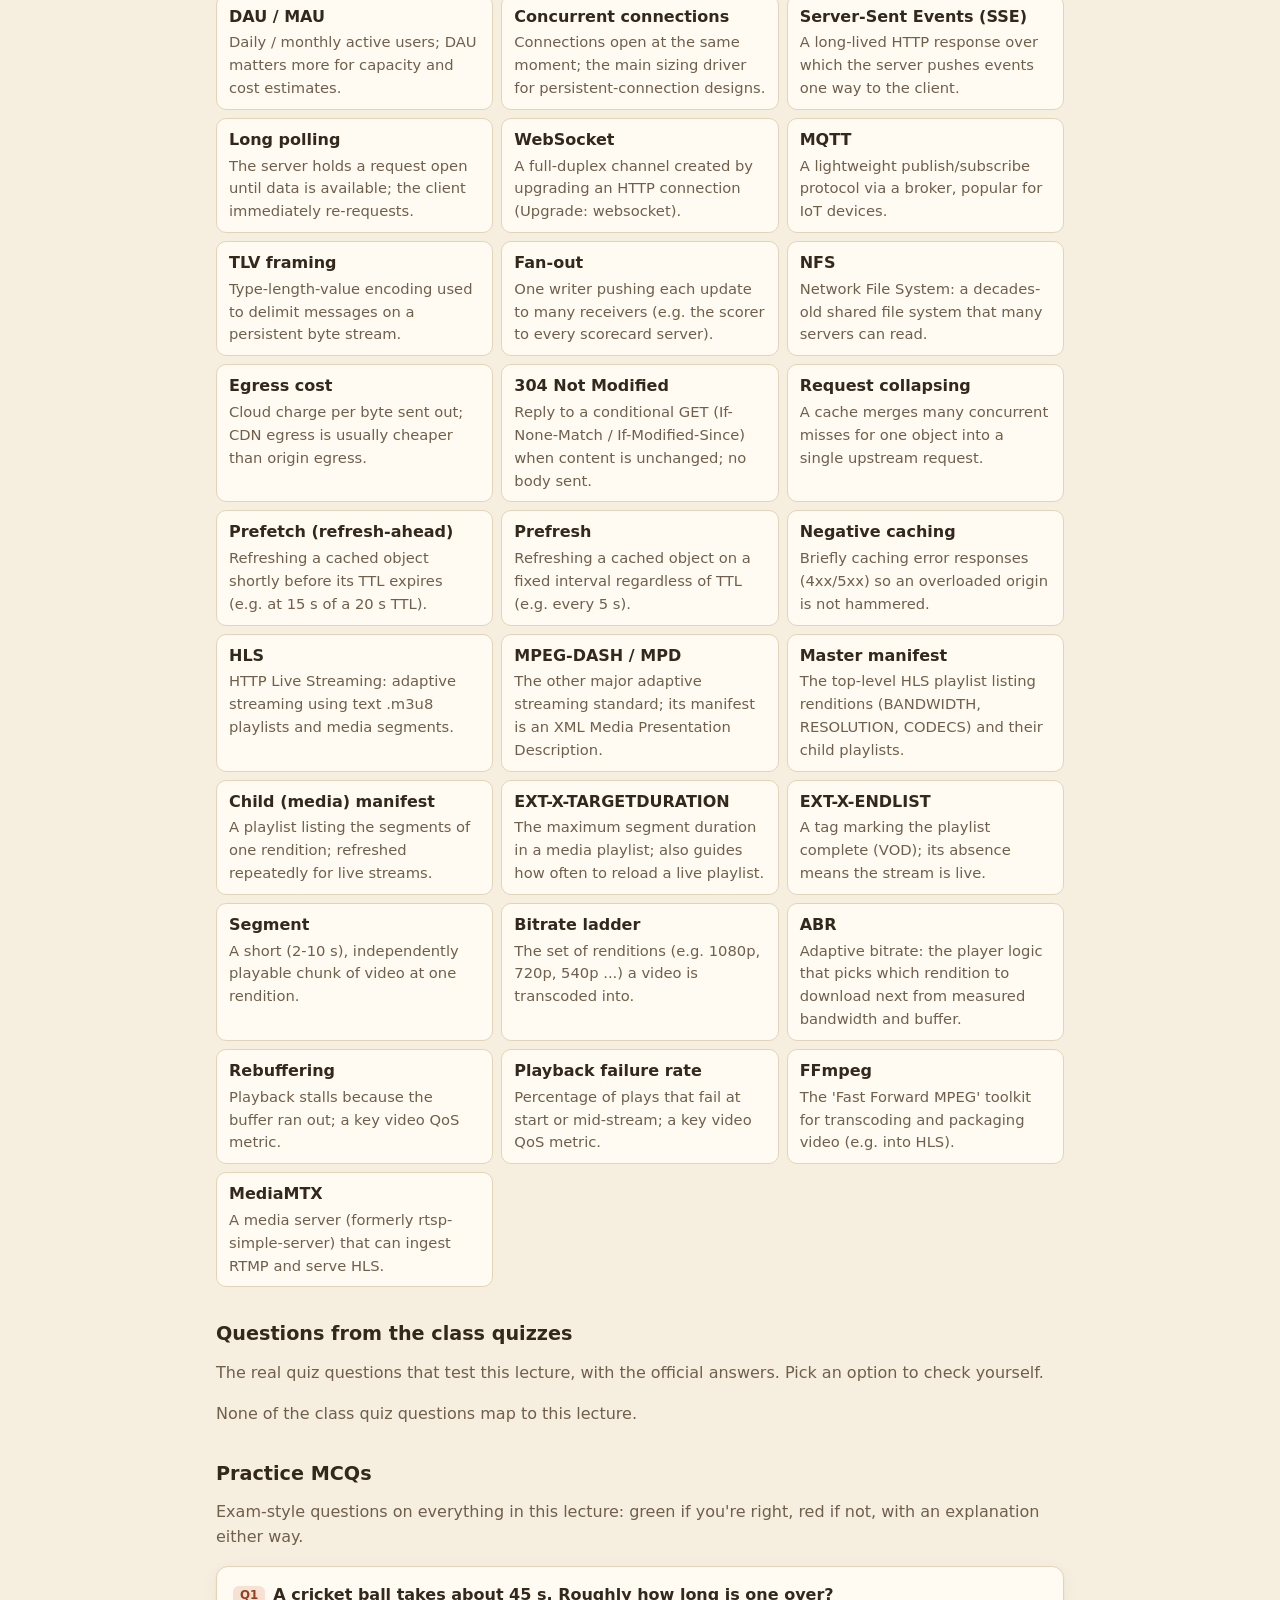
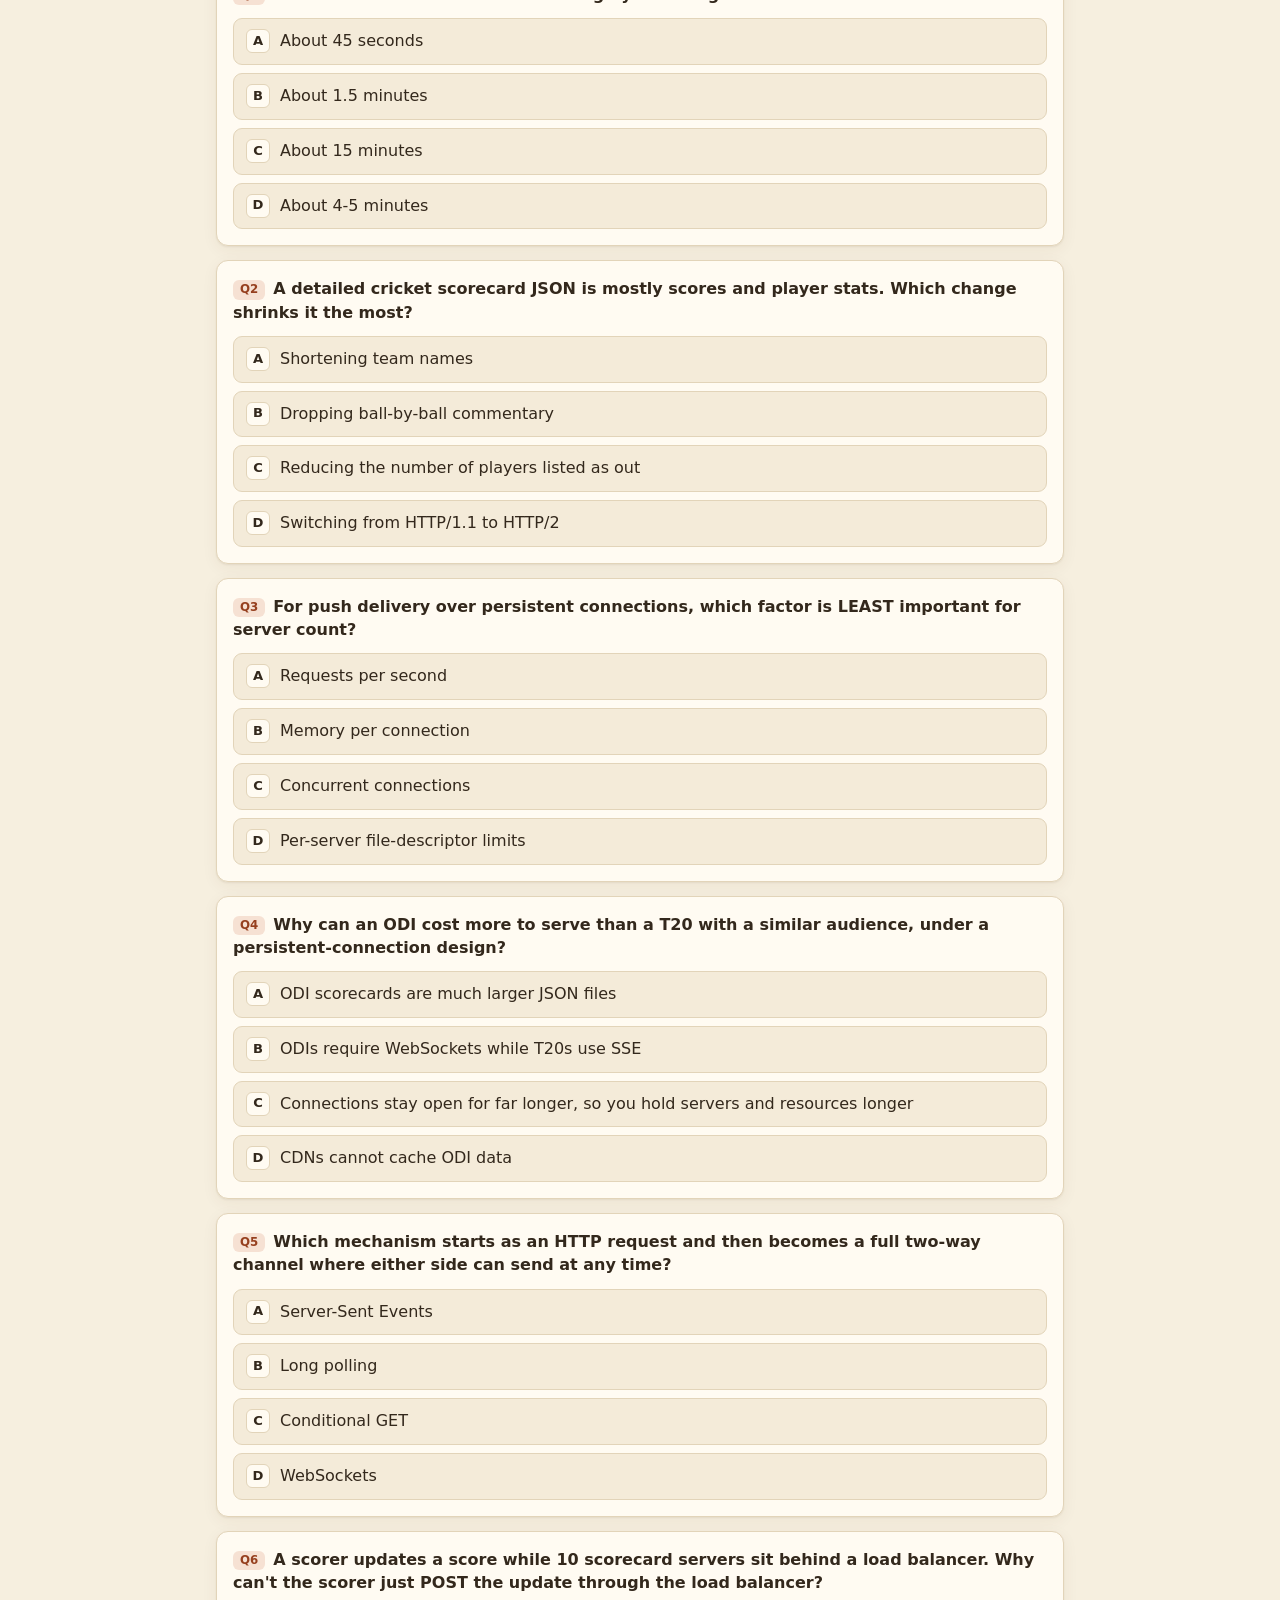
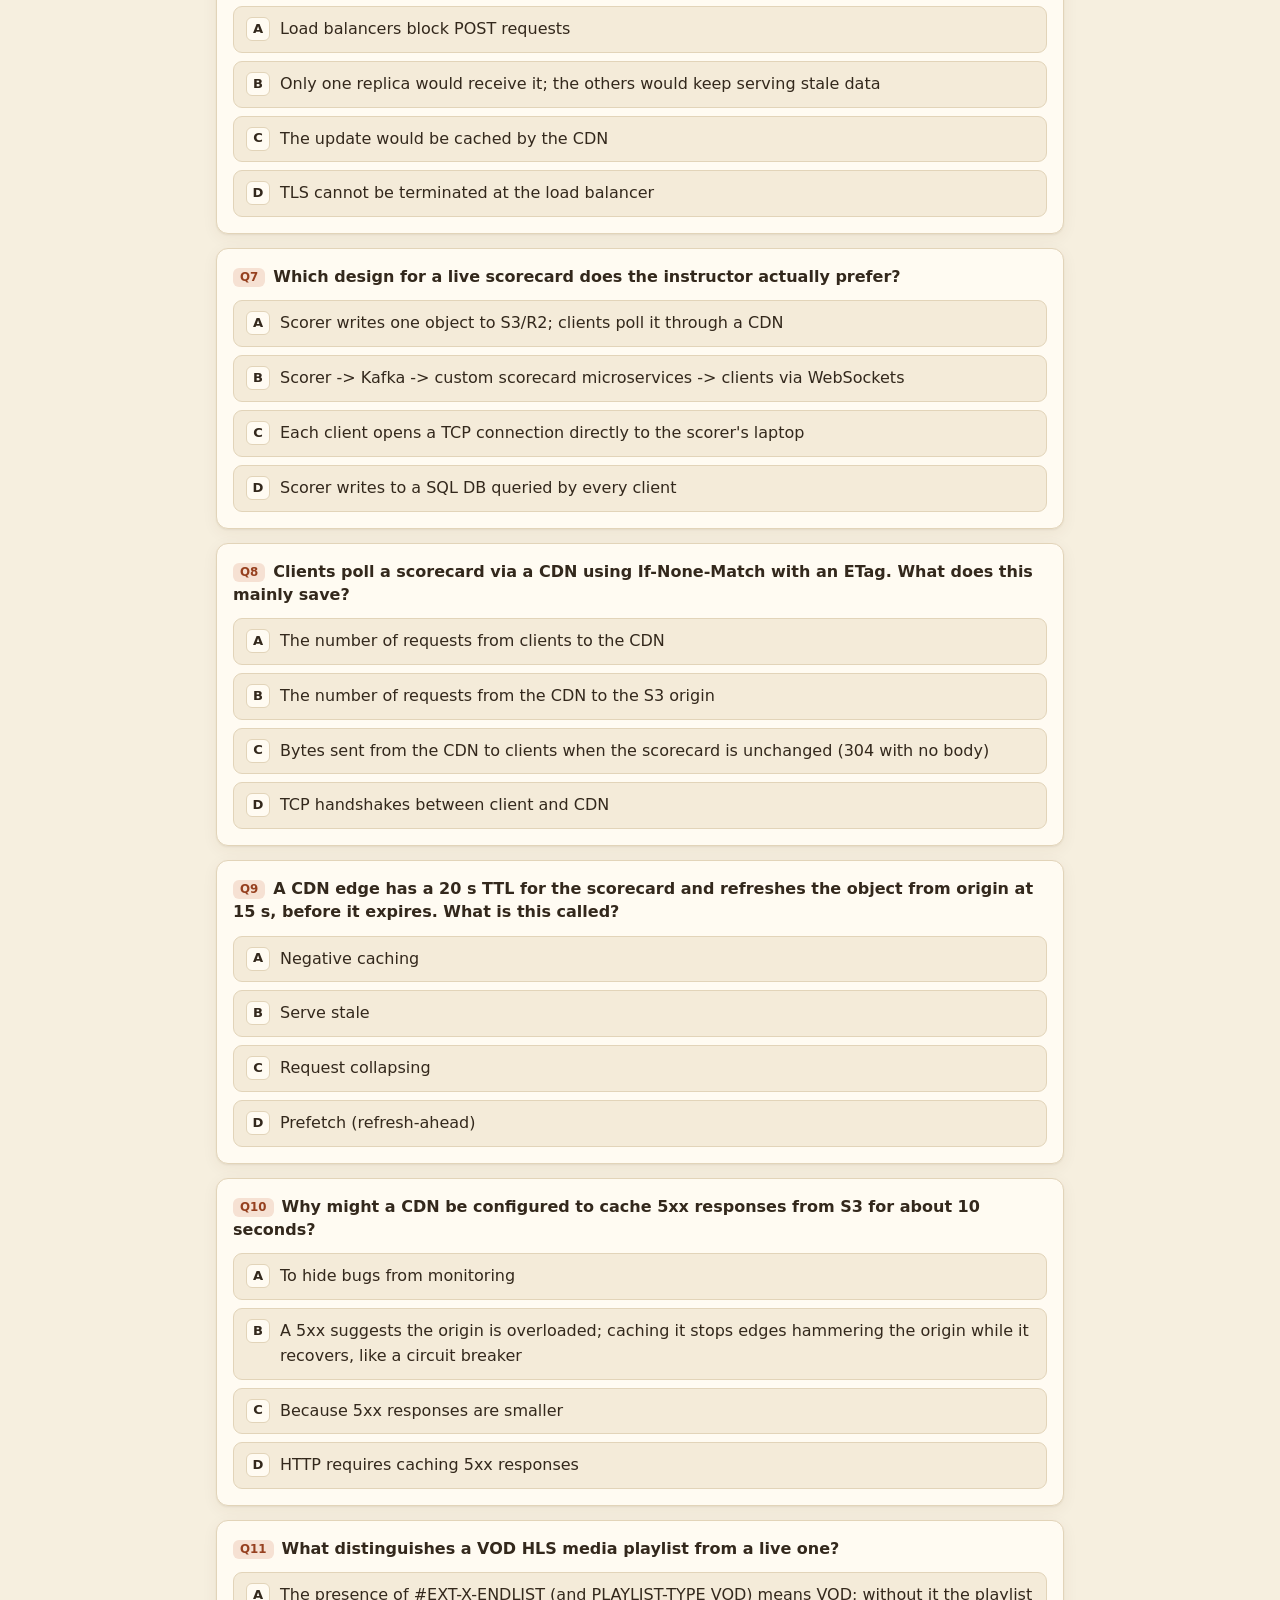
<file: lectures/lecture-08.html>
<!doctype html>
<html lang="en">
<head>
<meta charset="utf-8">
<meta name="viewport" content="width=device-width, initial-scale=1">
<title>Lecture 8: Building for failures · Network Architecture Revision</title>
<meta name="description" content="The capstone session (recorded under &#x27;Building for failures&#x27;) designs a large-scale live system, starting with a cricket scorecard. It compares persis">
<link rel="stylesheet" href="../assets/style.css?v=22127fae2a">
</head>
<body data-page="lecture">
<header class="top"><div class="wrap">
  <a class="brand" href="../index.html">Network Architecture <span>Revision</span></a>
  <div class="spacer"></div>
  <button class="theme-toggle" type="button">☾ Dark</button>
</div></header>
<main class="wrap">
  <div class="crumbs"><a href="../index.html">All lectures</a> / <span id="l-num"></span></div>
  <h1 id="l-title"></h1>
  <p class="sub" id="l-sub"></p>
  <div class="score-line"><span id="score"></span><button class="btn" id="reset" type="button">Reset this lecture</button></div>
  <nav class="section-nav" aria-label="Sections">
    <a class="btn" href="#sec-notes">📘 One-shot notes</a>
    <a class="btn" href="#sec-terms">Key terms</a>
    <a class="btn" href="#sec-quiz">Quiz Qs</a>
    <a class="btn" href="#sec-mcq">Practice MCQs</a>
    <a class="btn" href="#sec-short">Written answers</a>
  </nav>
  <h2 id="sec-notes">📘 One-shot notes</h2>
  <div class="toc" id="toc"></div>
  <div id="notes"></div>
  <h2 id="sec-terms">Key terms</h2>
  <div id="terms"></div>
  <h2 id="sec-quiz">Questions from the class quizzes</h2>
  <p class="sub">The real quiz questions that test this lecture, with the official answers. Pick an option to check yourself.</p>
  <div id="quiz"></div>
  <h2 id="sec-mcq">Practice MCQs</h2>
  <p class="sub">Exam-style questions on everything in this lecture: green if you're right, red if not, with an explanation either way.</p>
  <div id="mcqs"></div>
  <h2 id="sec-short">Written answers</h2>
  <p class="sub">Write your answer and press <b>Check answer</b>: it is green only when every key point is covered.</p>
  <div id="short"></div>
  <nav class="pager" id="pager" aria-label="Lecture navigation"></nav>

  <p class="foot">Built from the class lectures and the two class quizzes for Network Architecture. Points marked <span class="beyond">Beyond the lecture</span> add standard theory that wasn't covered in class. Your answers are saved only in this browser.</p>
</main>
<script src="../data/site.js?v=35b3f3f5b0"></script>
<script src="../data/lecture-08.js?v=7b8fcffc94"></script>
<script src="../assets/app.js?v=5c8128cb77"></script>
</body>
</html>
</file>
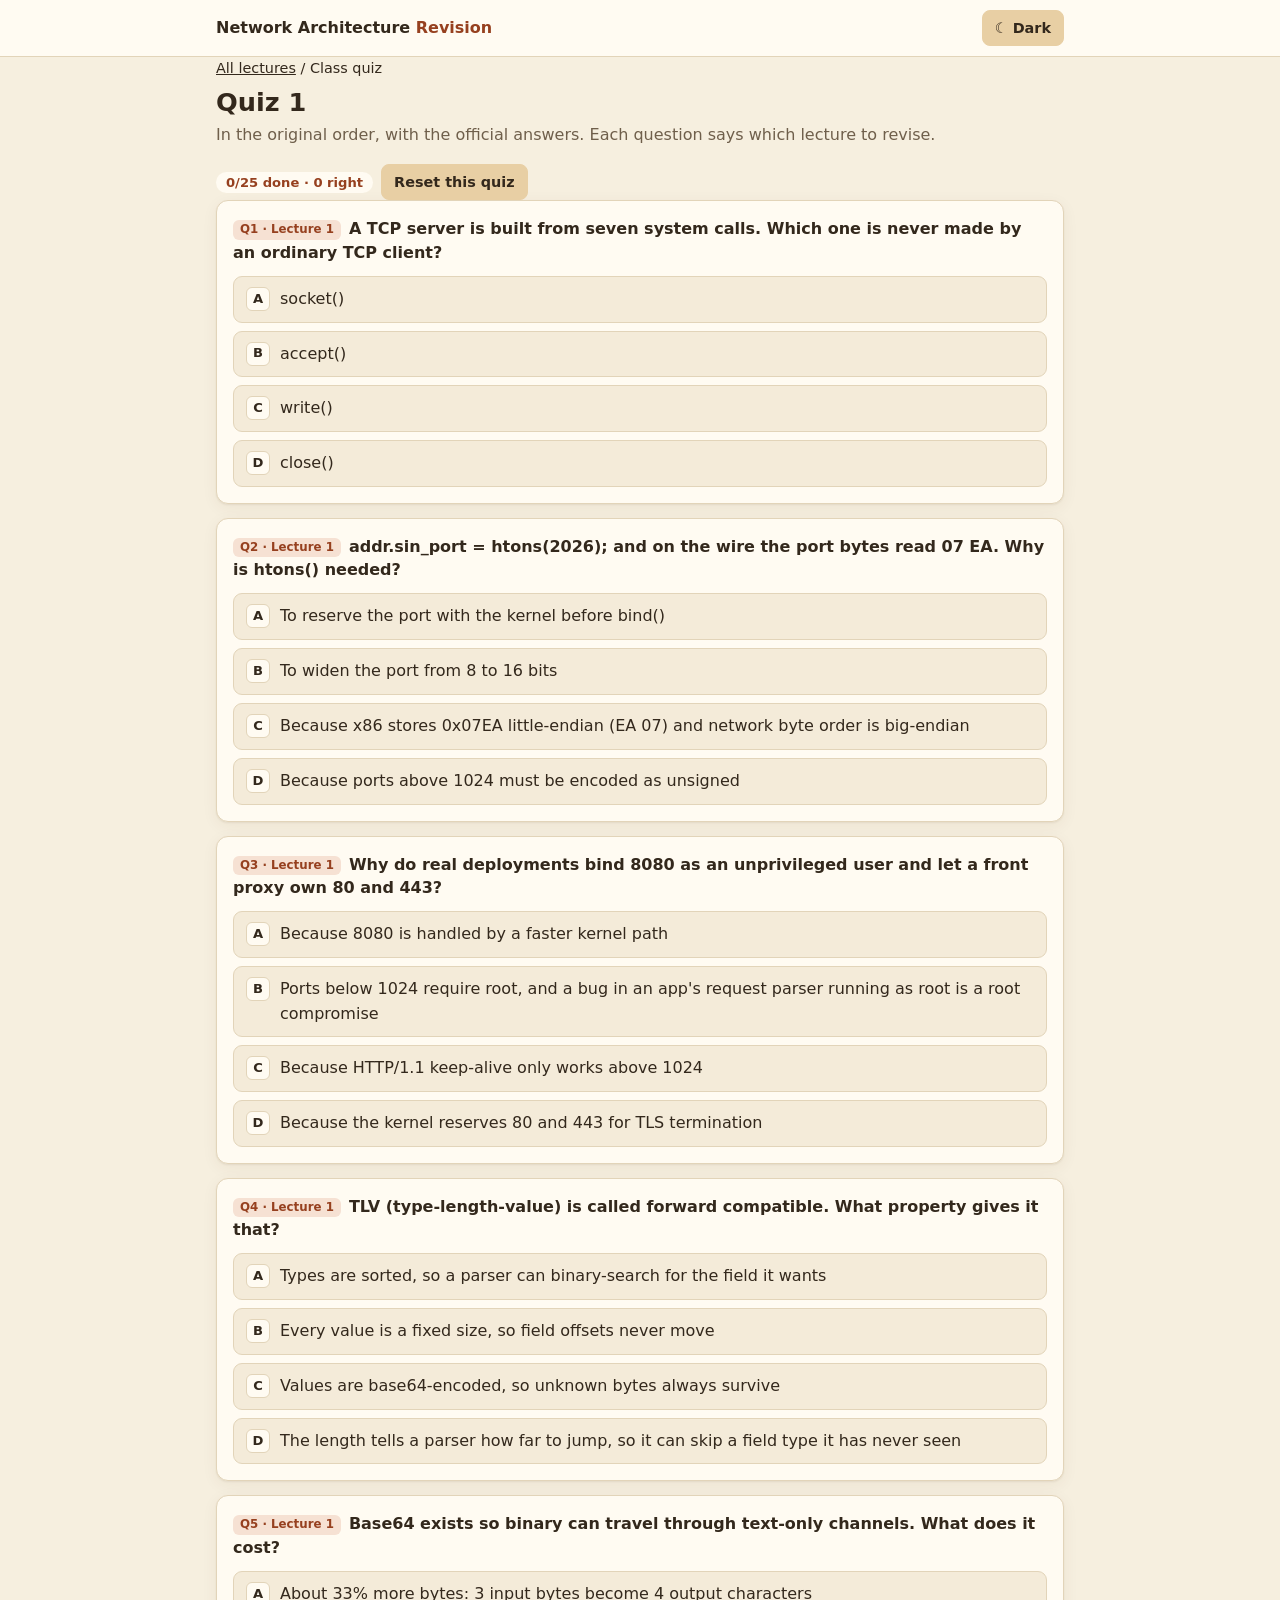
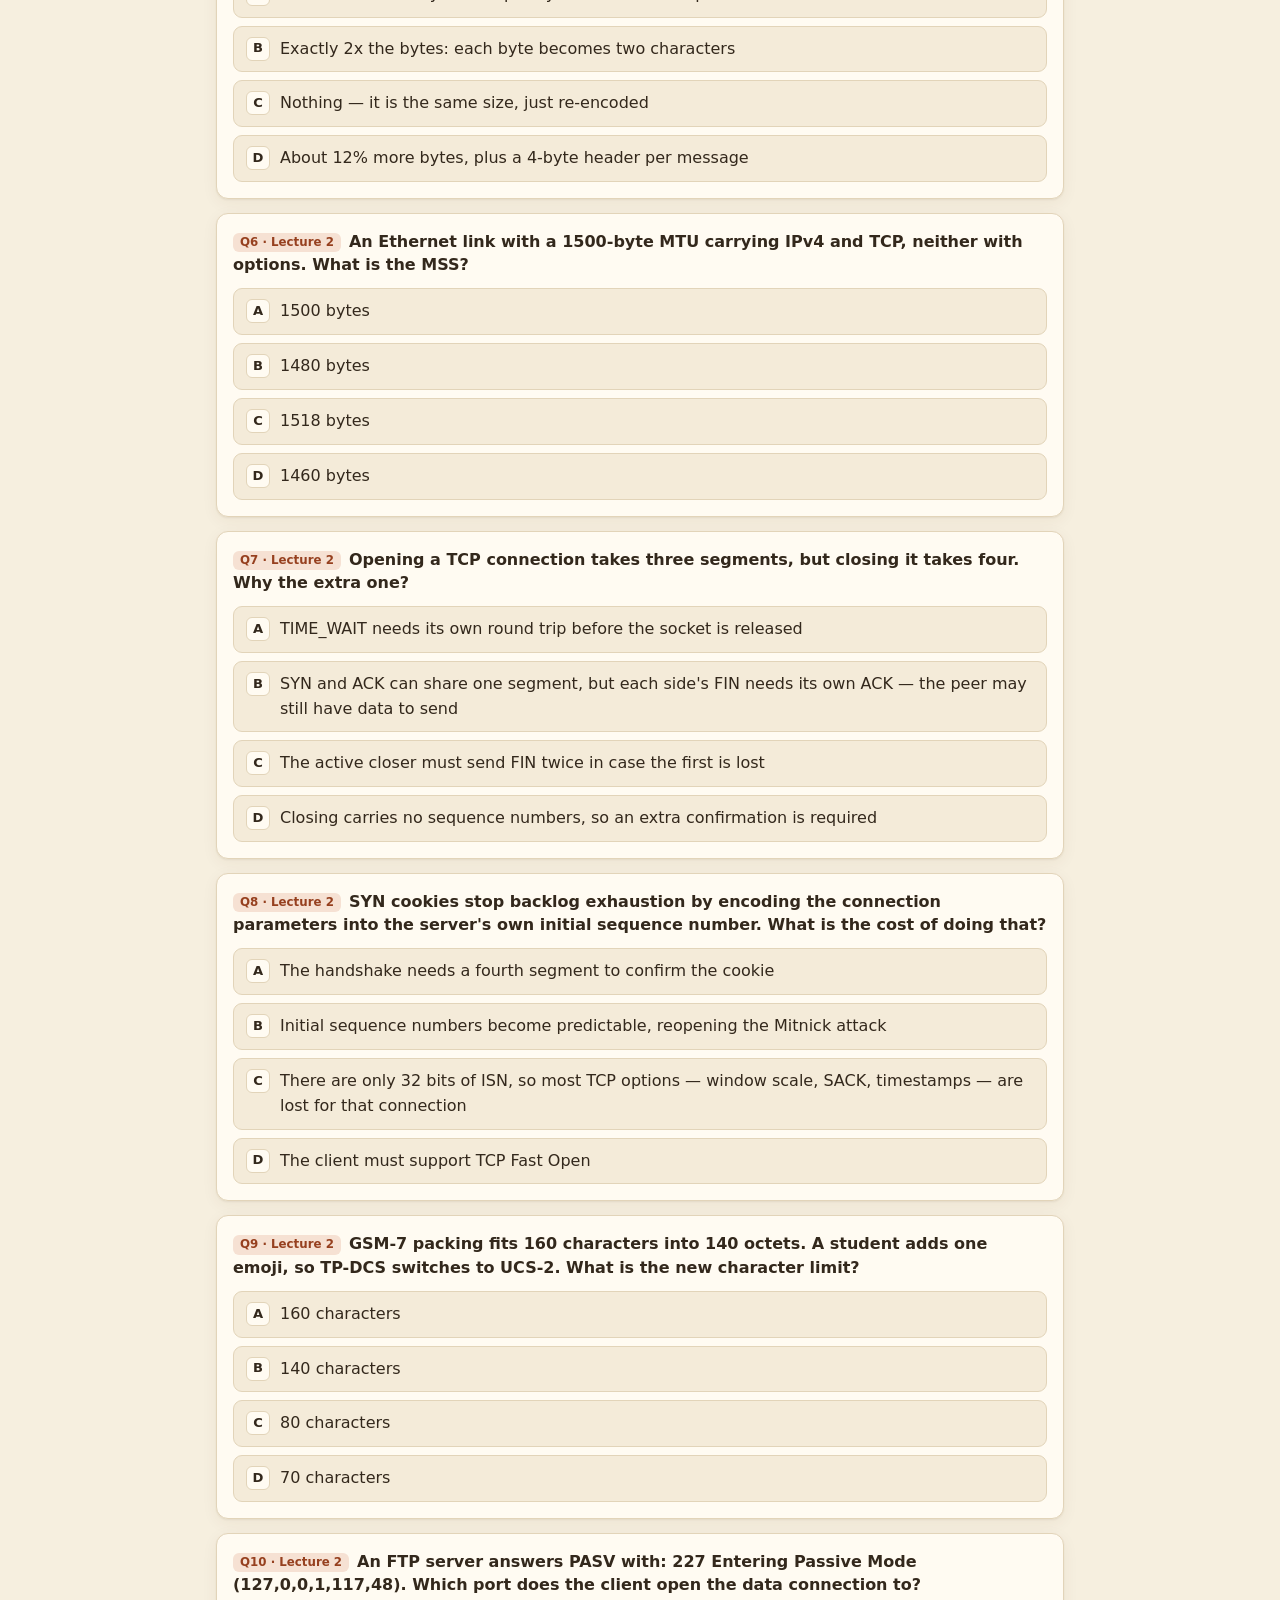
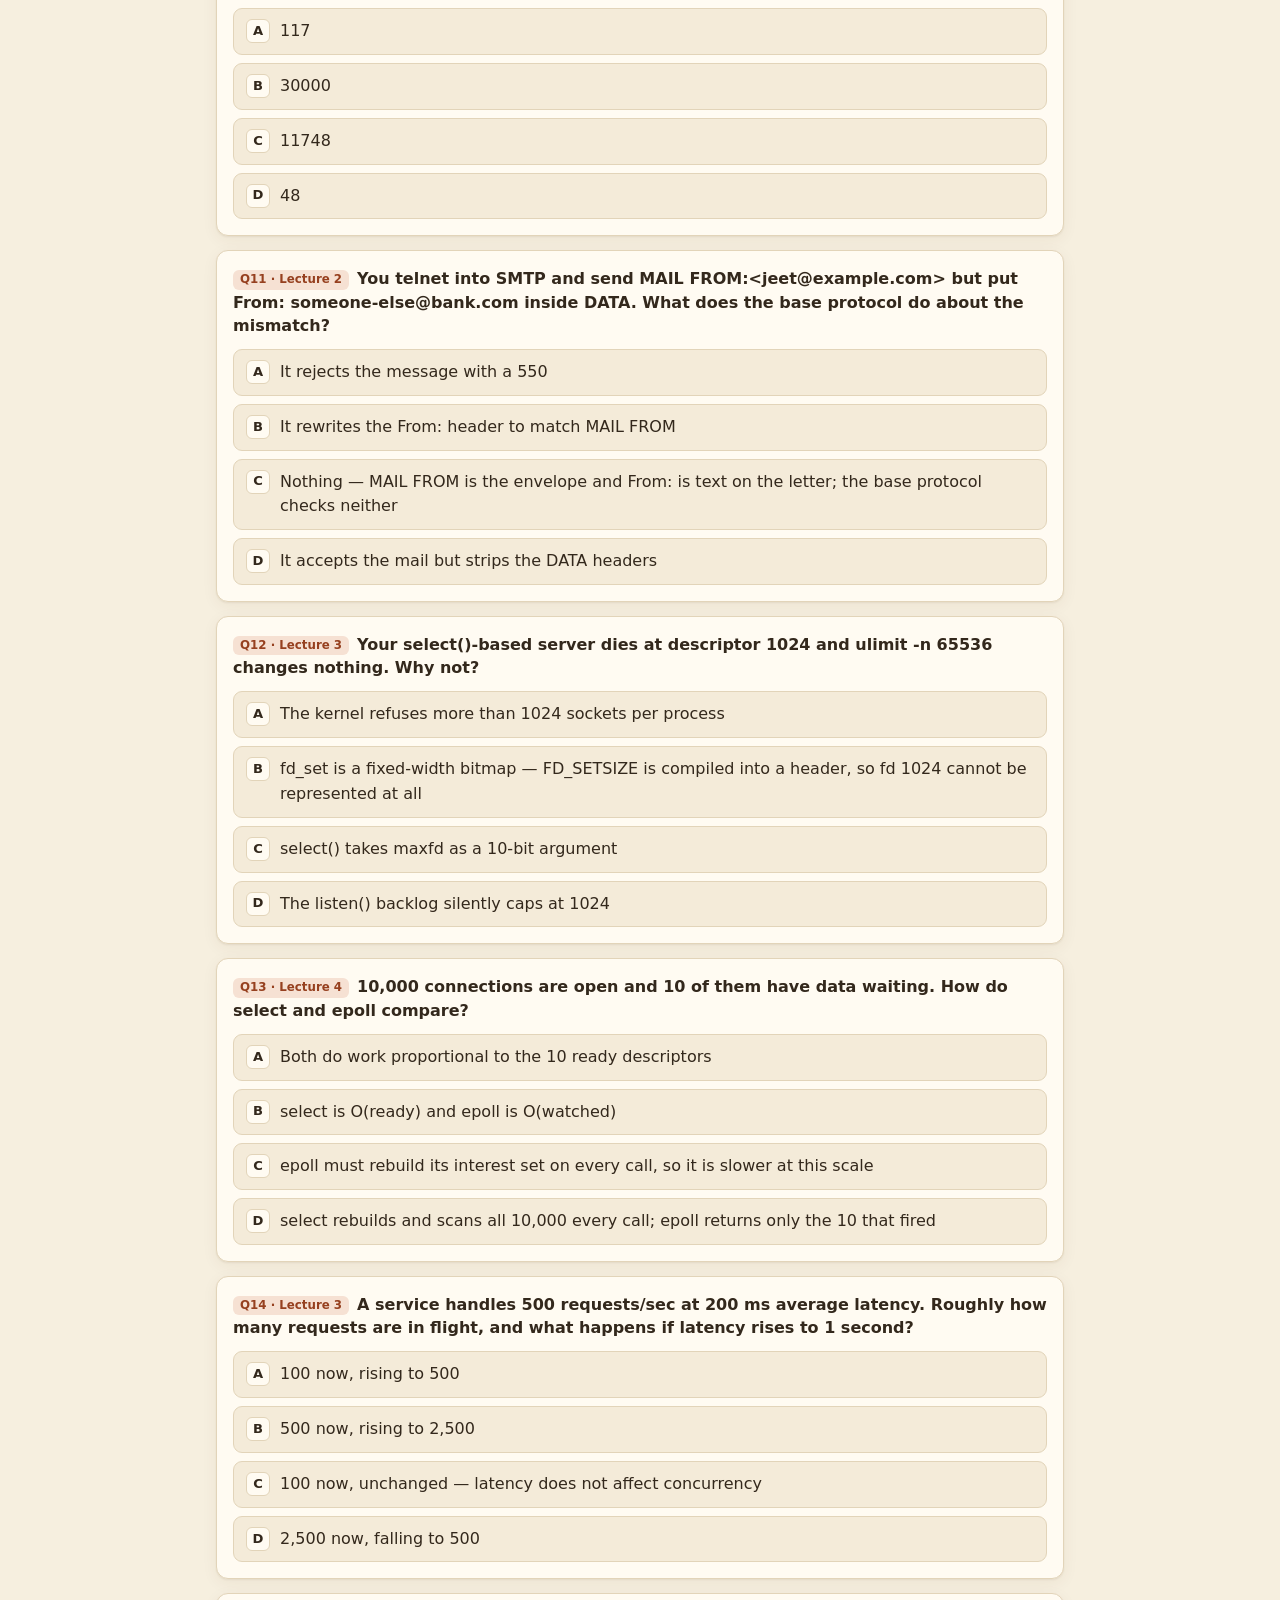
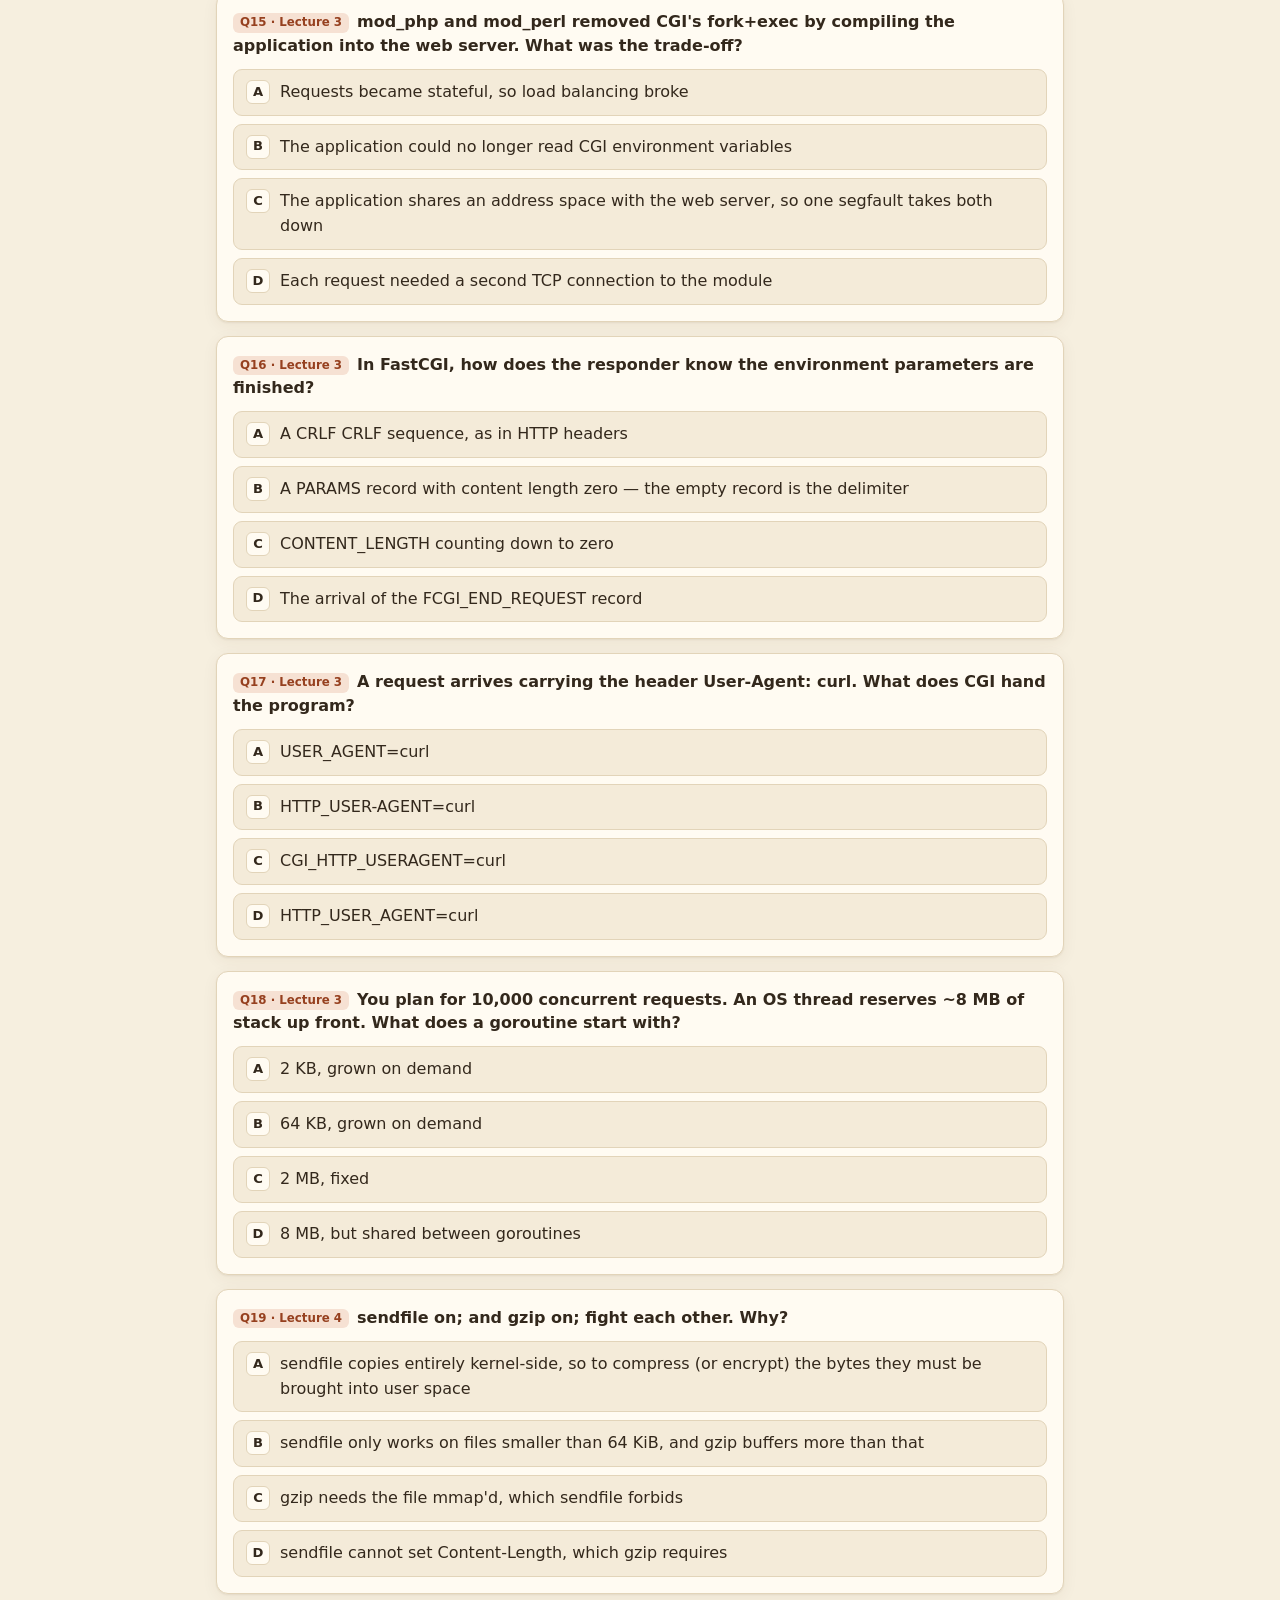
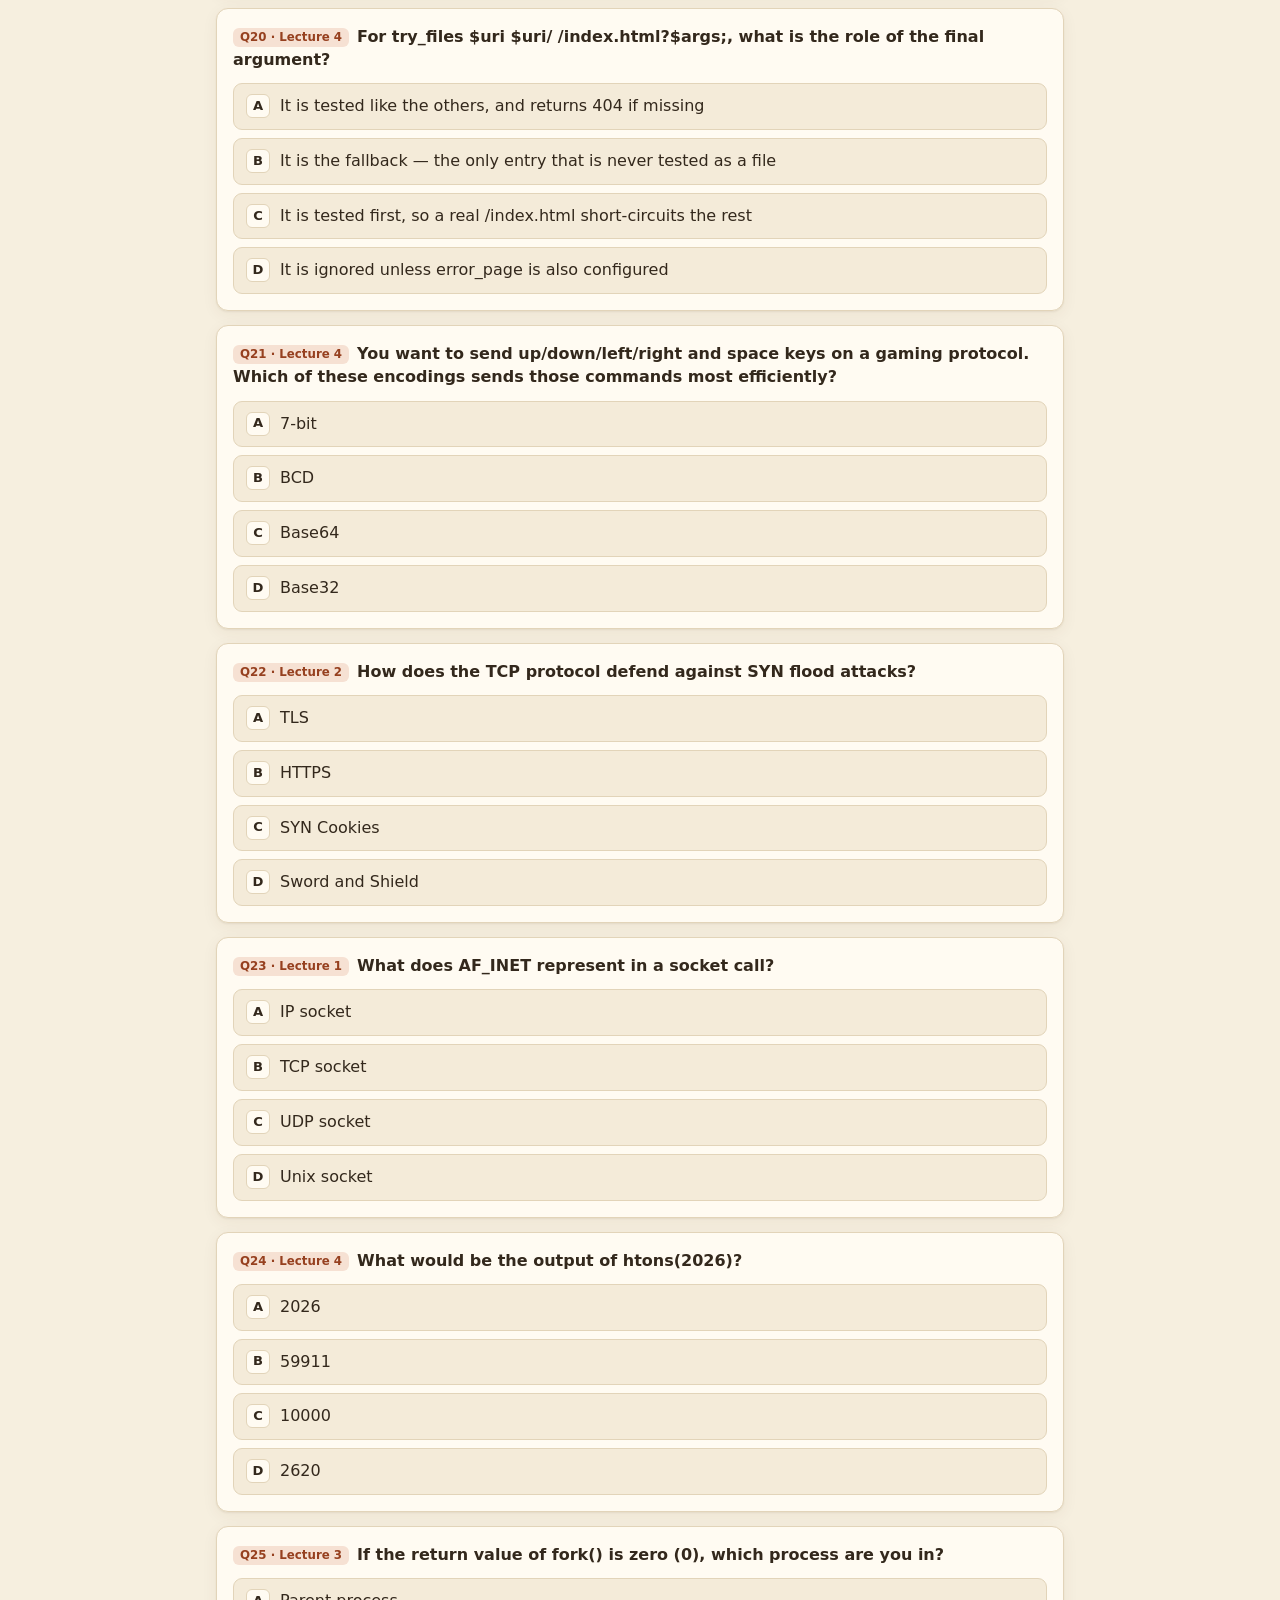
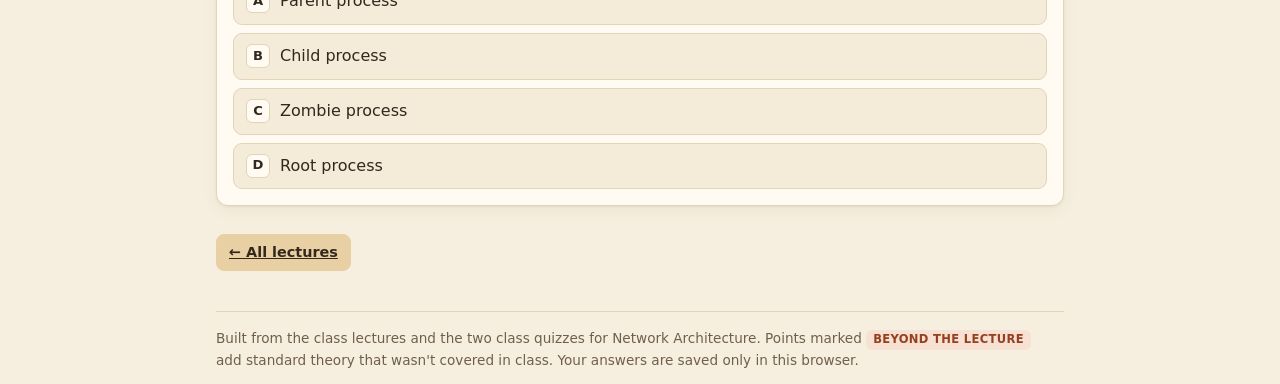
<file: quizzes/quiz-1.html>
<!doctype html>
<html lang="en">
<head>
<meta charset="utf-8">
<meta name="viewport" content="width=device-width, initial-scale=1">
<title>Quiz 1 · Network Architecture Revision</title>
<meta name="description" content="Network Architecture quiz 1 with answers and explanations.">
<link rel="stylesheet" href="../assets/style.css?v=22127fae2a">
</head>
<body data-page="quiz">
<header class="top"><div class="wrap">
  <a class="brand" href="../index.html">Network Architecture <span>Revision</span></a>
  <div class="spacer"></div>
  <button class="theme-toggle" type="button">☾ Dark</button>
</div></header>
<main class="wrap">
  <div class="crumbs"><a href="../index.html">All lectures</a> / Class quiz</div>
  <h1 id="l-title"></h1>
  <p class="sub">In the original order, with the official answers. Each question says which lecture to revise.</p>
  <div class="score-line"><span id="score"></span><button class="btn" id="reset" type="button">Reset this quiz</button></div>
  <div id="questions"></div>
  <nav class="pager"><a class="btn" href="../index.html">← All lectures</a></nav>

  <p class="foot">Built from the class lectures and the two class quizzes for Network Architecture. Points marked <span class="beyond">Beyond the lecture</span> add standard theory that wasn't covered in class. Your answers are saved only in this browser.</p>
</main>
<script src="../data/site.js?v=35b3f3f5b0"></script>
<script src="../data/quiz-1.js?v=8522e5ba88"></script>
<script src="../assets/app.js?v=5c8128cb77"></script>
</body>
</html>
</file>
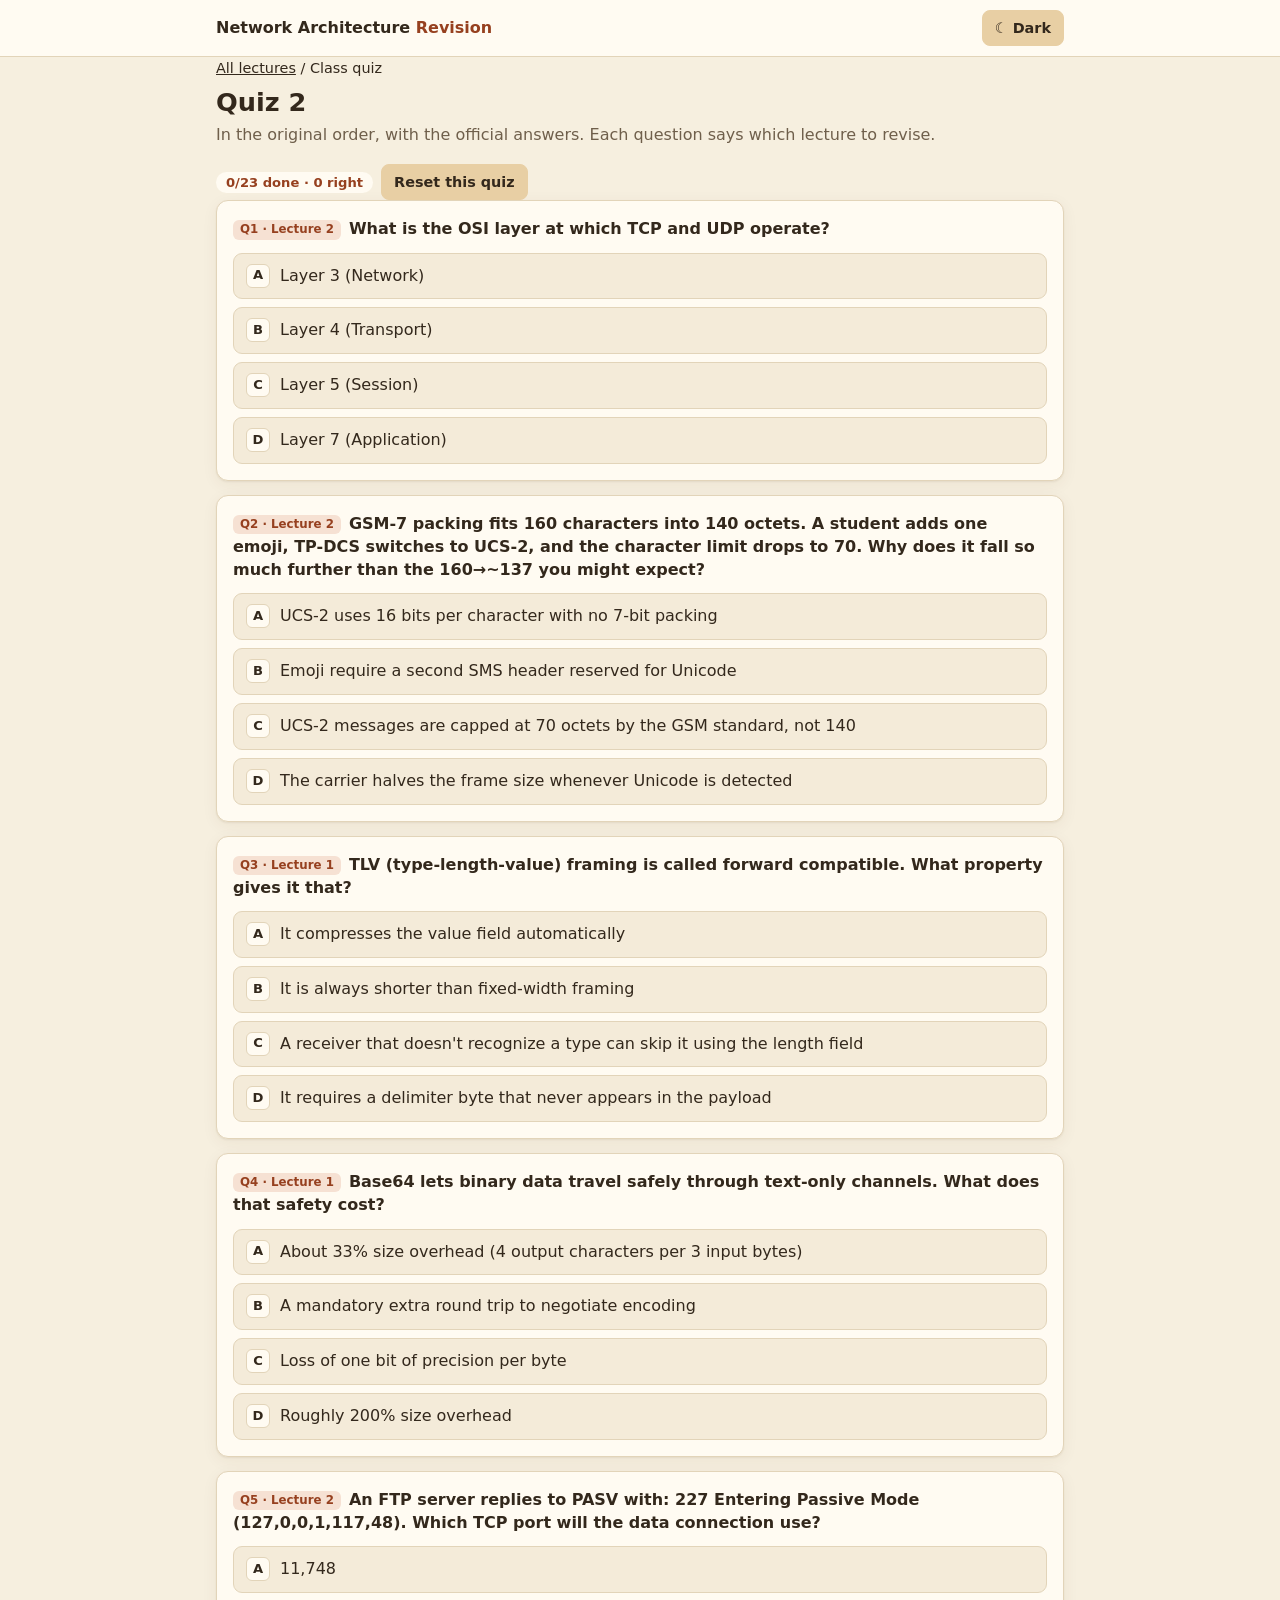
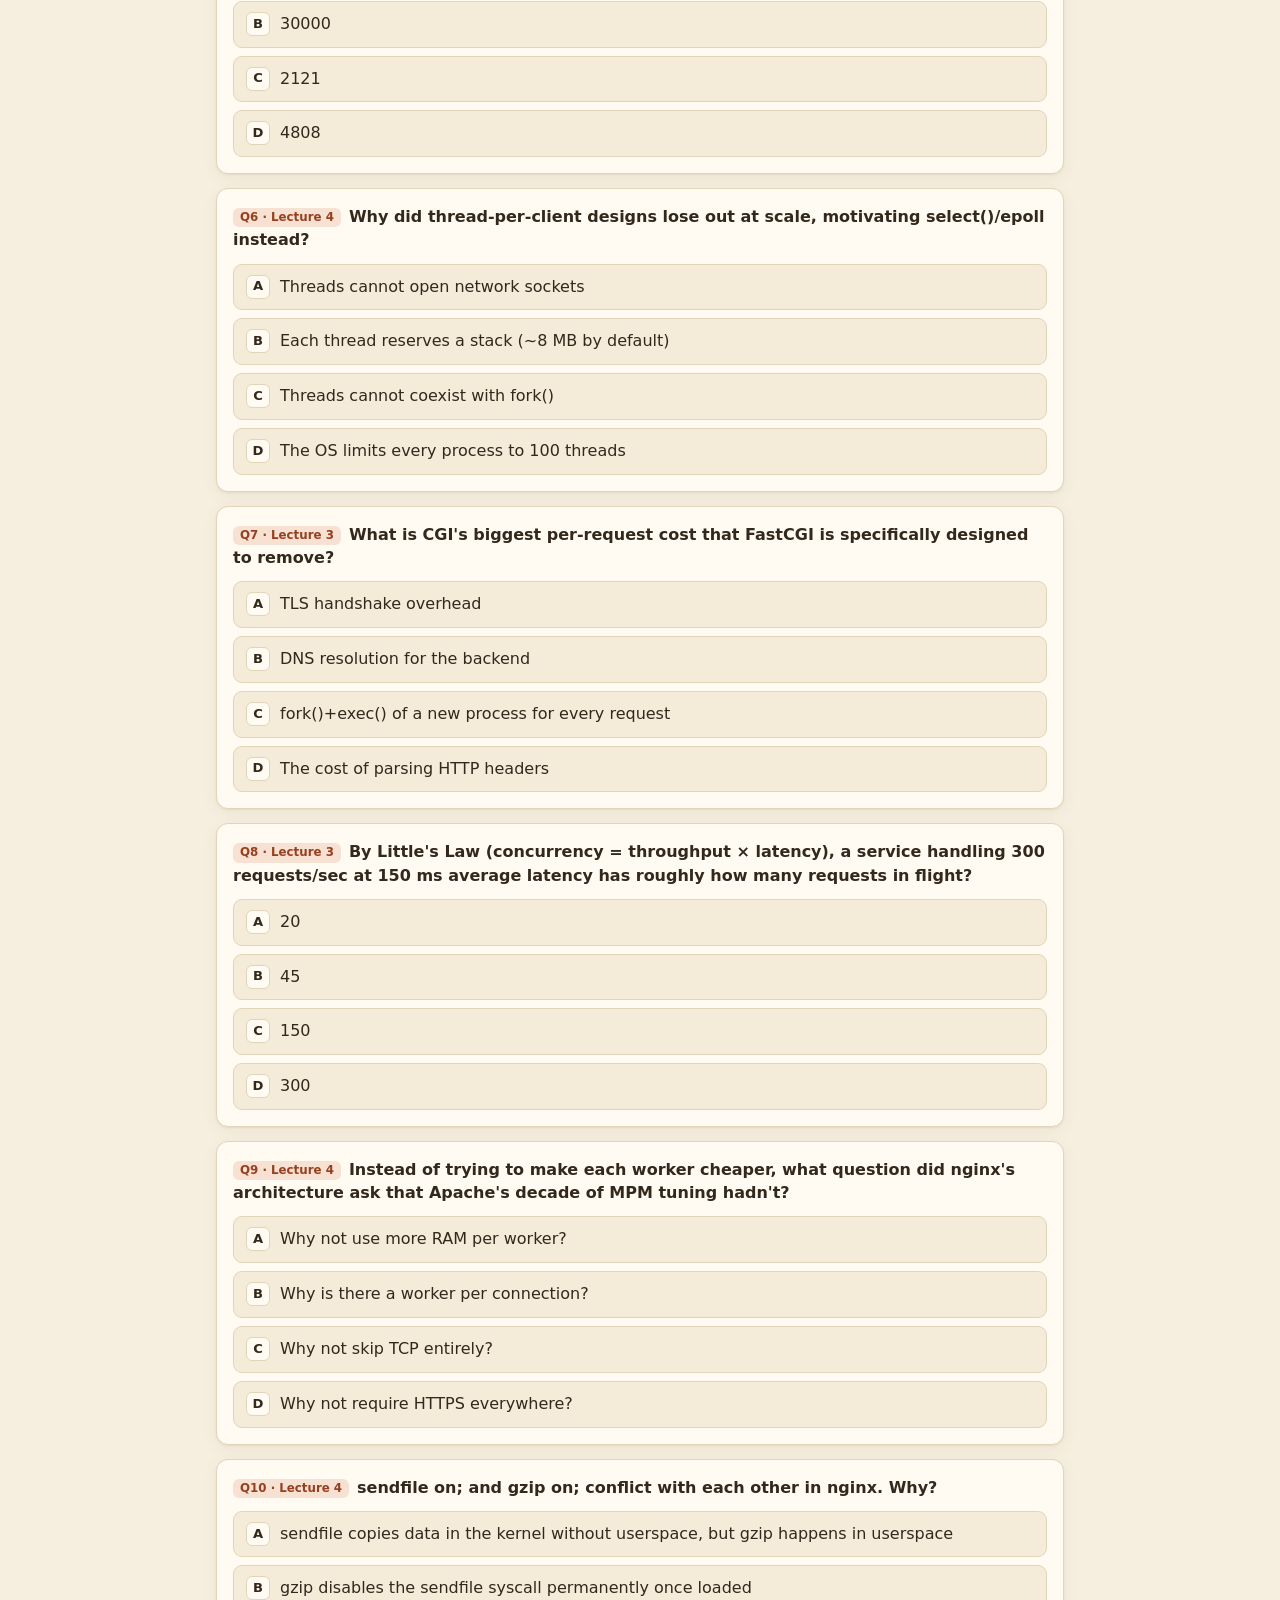
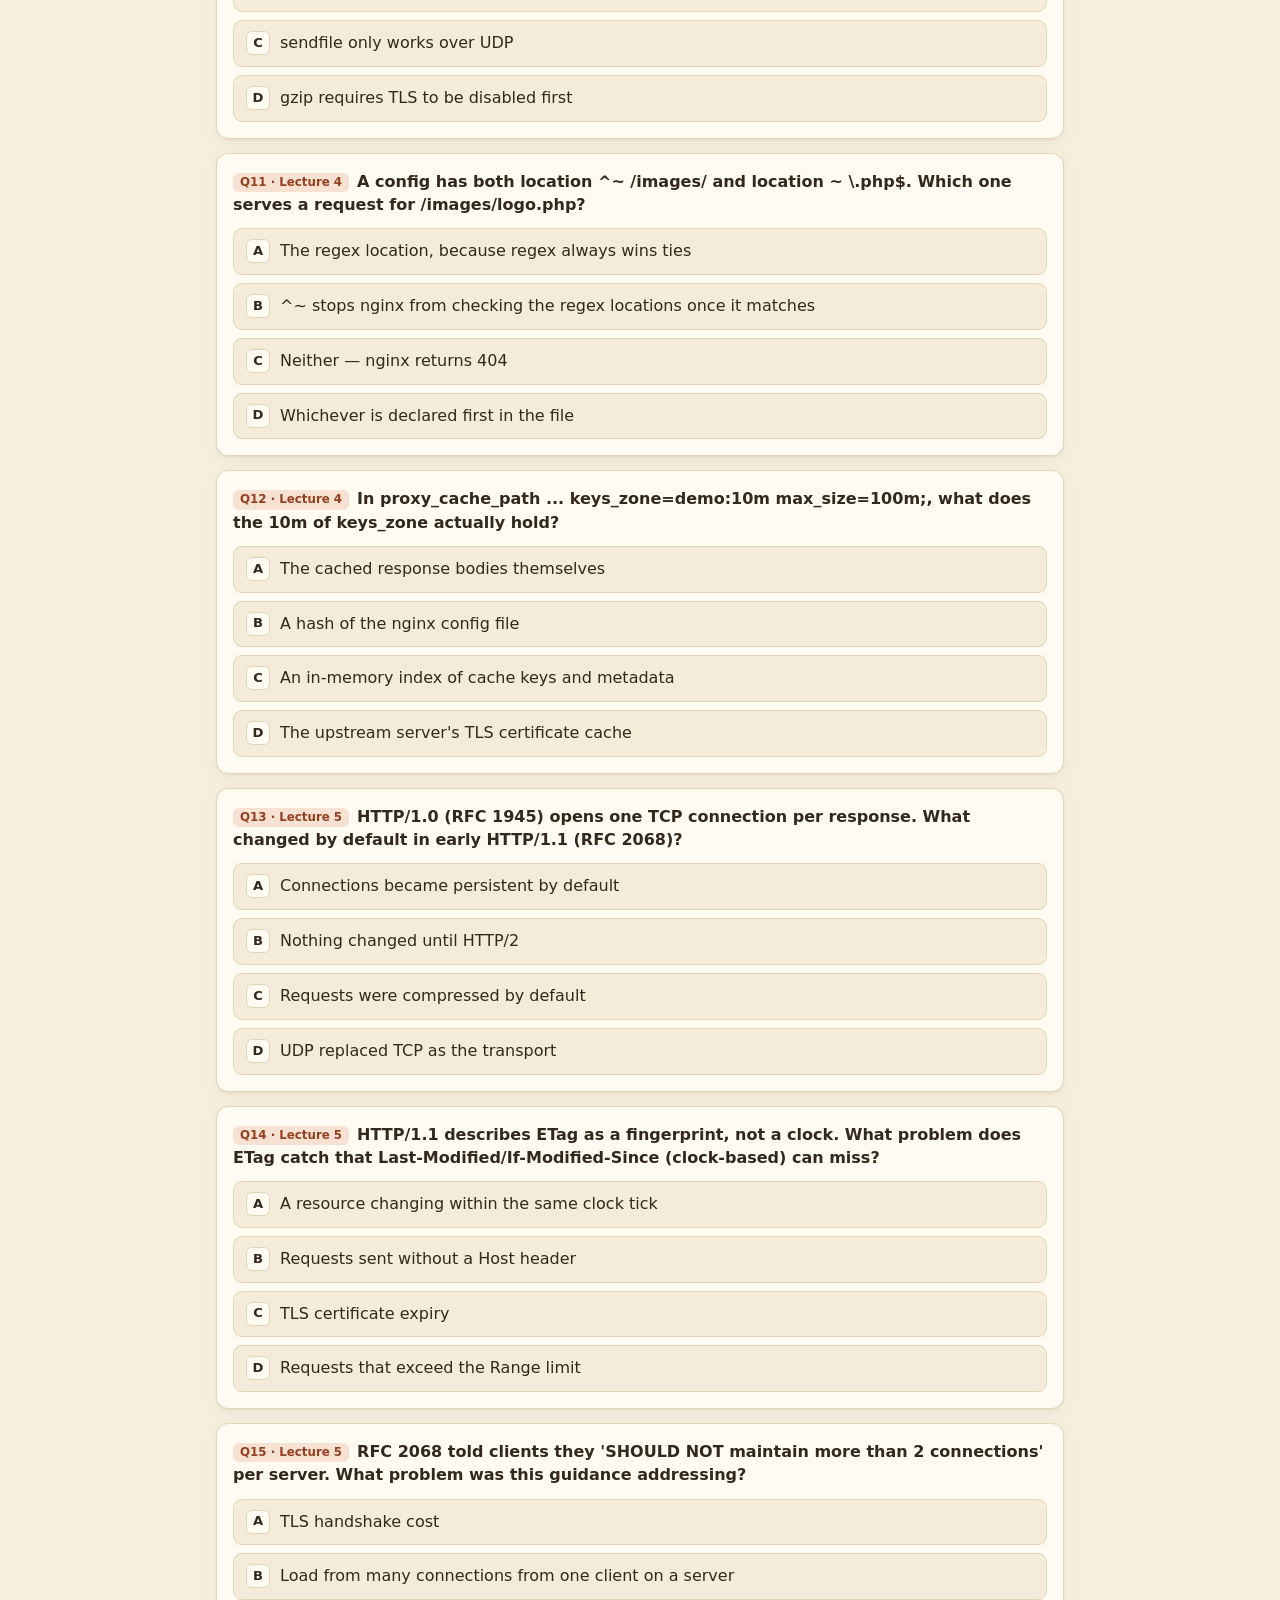
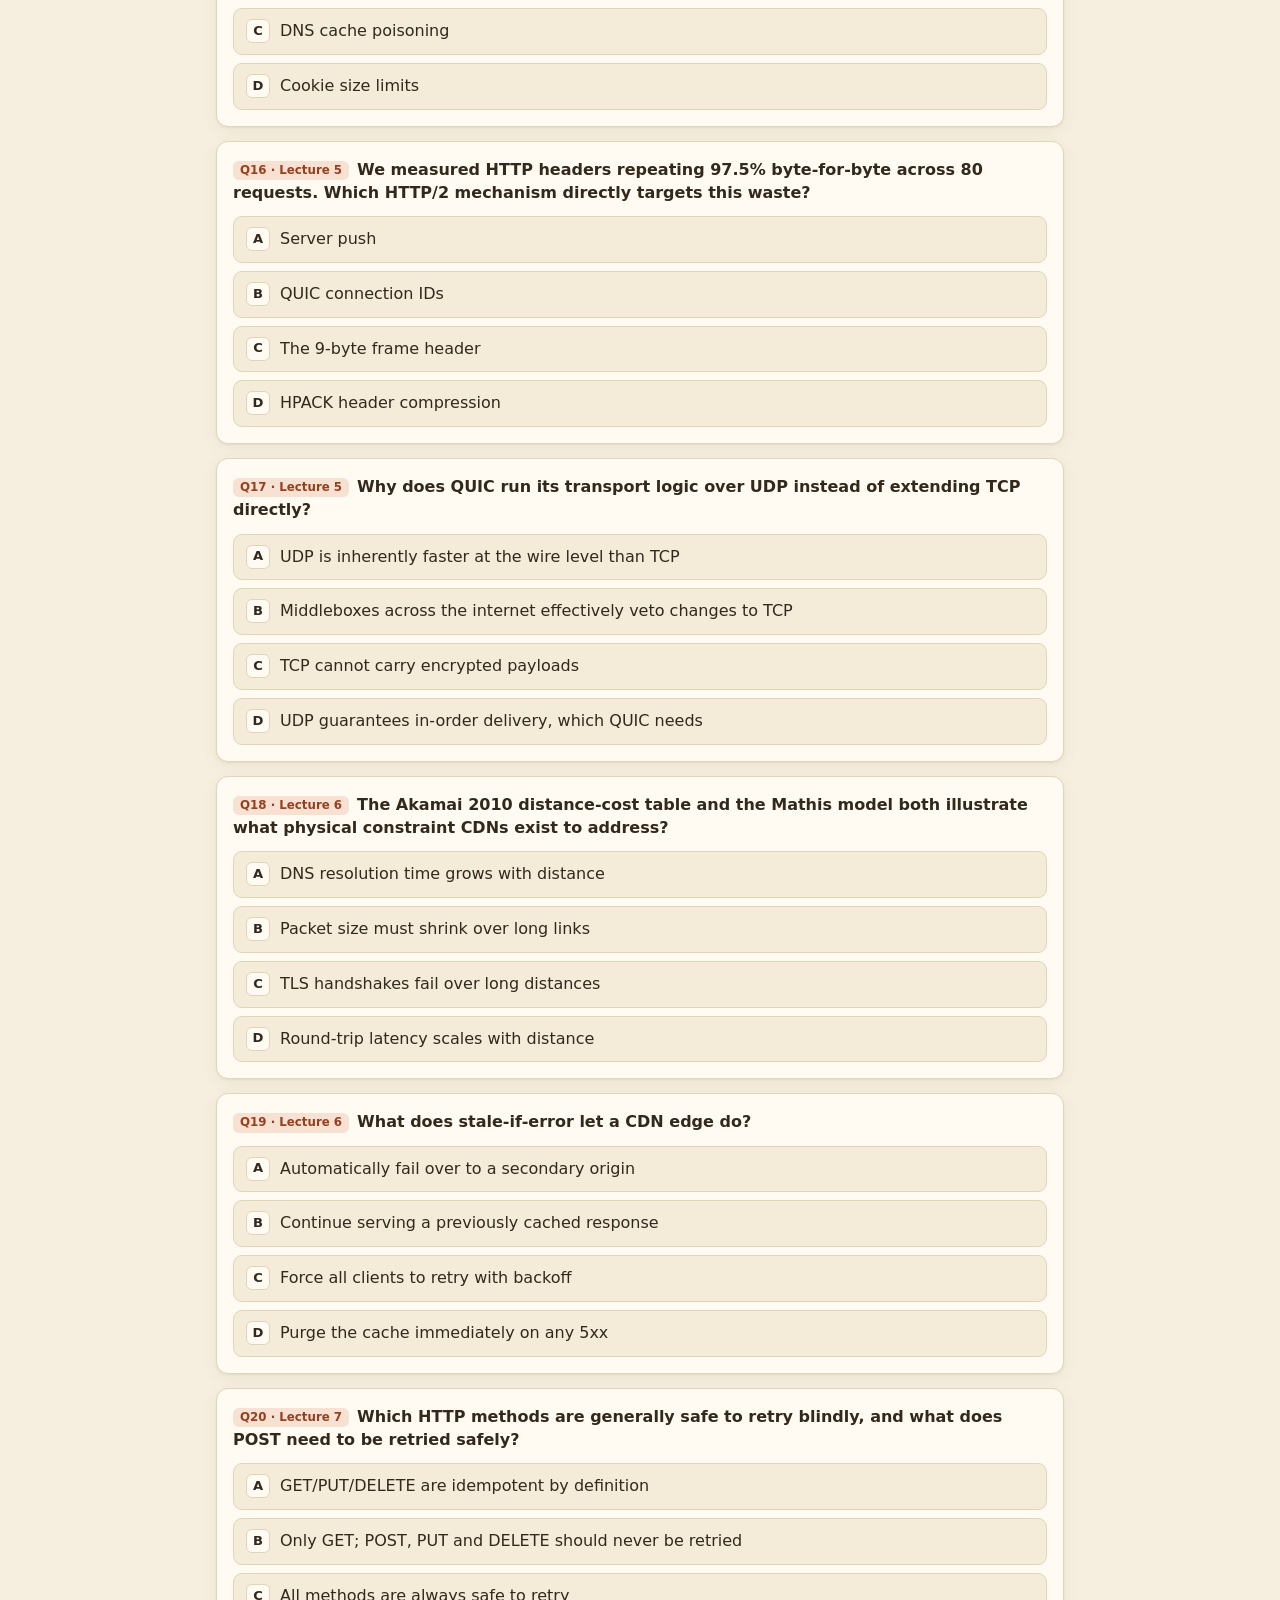
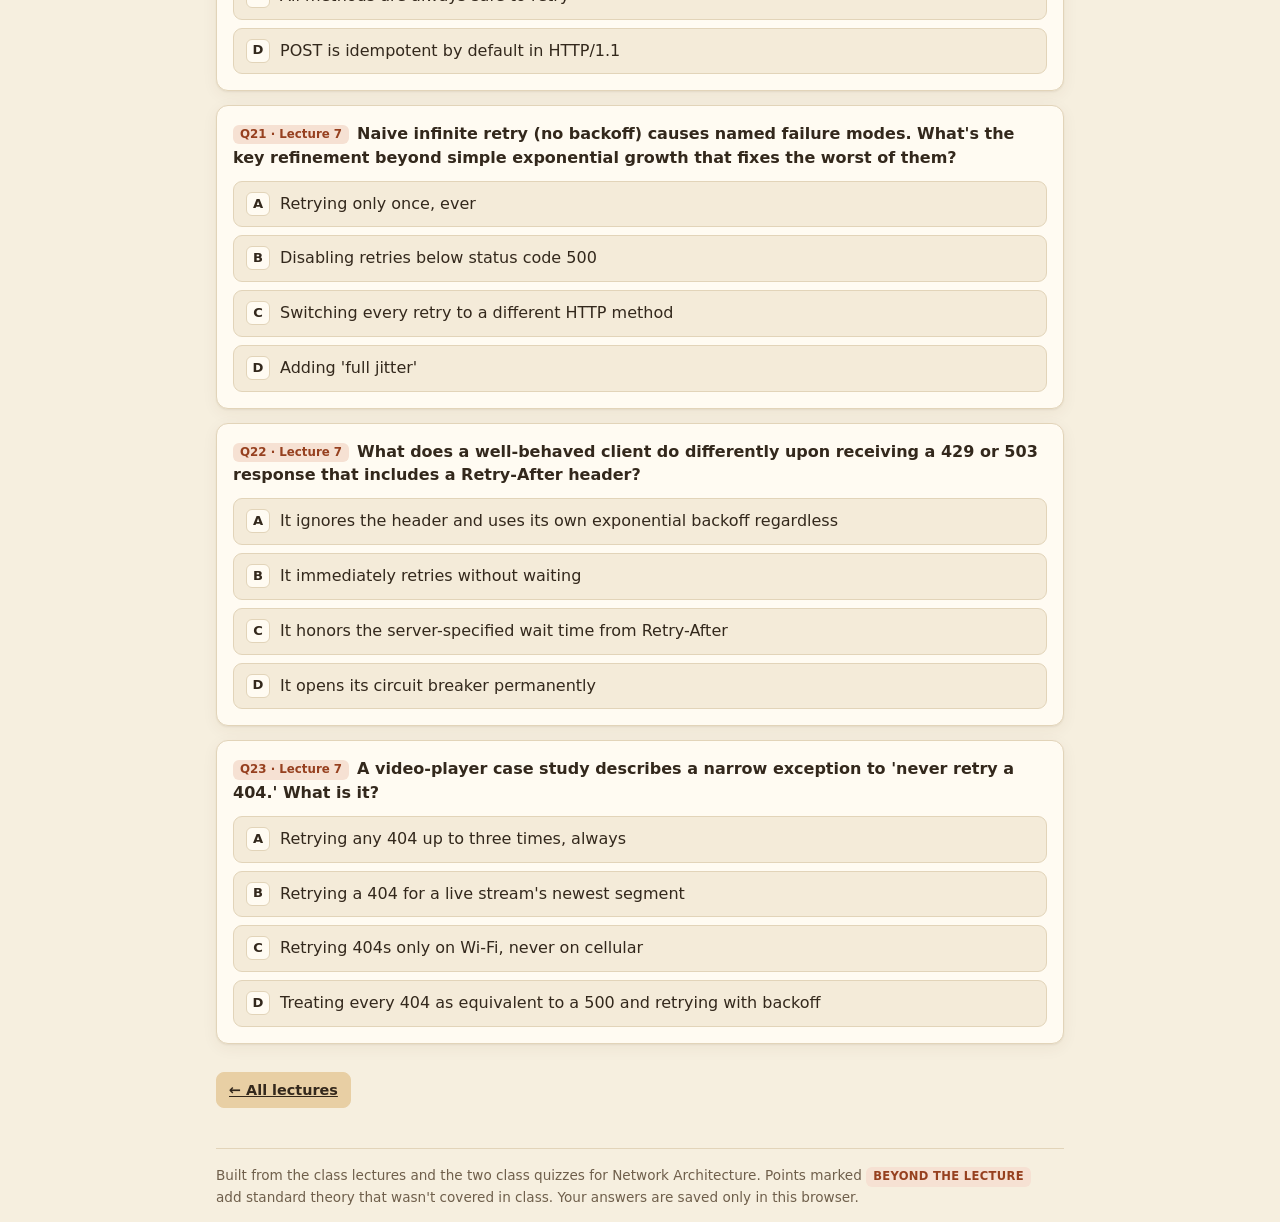
<file: quizzes/quiz-2.html>
<!doctype html>
<html lang="en">
<head>
<meta charset="utf-8">
<meta name="viewport" content="width=device-width, initial-scale=1">
<title>Quiz 2 · Network Architecture Revision</title>
<meta name="description" content="Network Architecture quiz 2 with answers and explanations.">
<link rel="stylesheet" href="../assets/style.css?v=22127fae2a">
</head>
<body data-page="quiz">
<header class="top"><div class="wrap">
  <a class="brand" href="../index.html">Network Architecture <span>Revision</span></a>
  <div class="spacer"></div>
  <button class="theme-toggle" type="button">☾ Dark</button>
</div></header>
<main class="wrap">
  <div class="crumbs"><a href="../index.html">All lectures</a> / Class quiz</div>
  <h1 id="l-title"></h1>
  <p class="sub">In the original order, with the official answers. Each question says which lecture to revise.</p>
  <div class="score-line"><span id="score"></span><button class="btn" id="reset" type="button">Reset this quiz</button></div>
  <div id="questions"></div>
  <nav class="pager"><a class="btn" href="../index.html">← All lectures</a></nav>

  <p class="foot">Built from the class lectures and the two class quizzes for Network Architecture. Points marked <span class="beyond">Beyond the lecture</span> add standard theory that wasn't covered in class. Your answers are saved only in this browser.</p>
</main>
<script src="../data/site.js?v=35b3f3f5b0"></script>
<script src="../data/quiz-2.js?v=c7bdfcf084"></script>
<script src="../assets/app.js?v=5c8128cb77"></script>
</body>
</html>
</file>
<file: assets/style.css>
/* DevOps Exam Practice: shared styles */
:root {
  --bg: #f6f7fb;
  --surface: #ffffff;
  --surface-2: #f0f2f7;
  --text: #1b1f2a;
  --muted: #5d6476;
  --border: #dde1ea;
  --accent: #2f5bea;
  --accent-soft: #e8eeff;
  --ok: #17803d;
  --ok-bg: #e7f6ec;
  --ok-border: #8fd3a6;
  --bad: #c62828;
  --bad-bg: #fdecec;
  --bad-border: #f2a7a7;
  --code-bg: #eef0f5;
  --shadow: 0 1px 2px rgba(20, 24, 40, .06), 0 4px 16px rgba(20, 24, 40, .05);
  --radius: 12px;
  --mono: ui-monospace, SFMono-Regular, Menlo, Consolas, "Liberation Mono", monospace;
}
@media (prefers-color-scheme: dark) {
  :root:not([data-theme="light"]) {
    --bg: #0f1218; --surface: #171b24; --surface-2: #1e2330; --text: #e6e9f0; --muted: #9aa3b5;
    --border: #2a3142; --accent: #7b9cff; --accent-soft: #1f2a4a;
    --ok: #4fd17f; --ok-bg: #12291c; --ok-border: #2f7a4b;
    --bad: #ff7a7a; --bad-bg: #2e1517; --bad-border: #7a3236;
    --code-bg: #232a38; --shadow: 0 1px 2px rgba(0,0,0,.4);
  }
}
:root[data-theme="dark"] {
  --bg: #0f1218; --surface: #171b24; --surface-2: #1e2330; --text: #e6e9f0; --muted: #9aa3b5;
  --border: #2a3142; --accent: #7b9cff; --accent-soft: #1f2a4a;
  --ok: #4fd17f; --ok-bg: #12291c; --ok-border: #2f7a4b;
  --bad: #ff7a7a; --bad-bg: #2e1517; --bad-border: #7a3236;
  --code-bg: #232a38; --shadow: 0 1px 2px rgba(0,0,0,.4);
}

* { box-sizing: border-box; }
html { -webkit-text-size-adjust: 100%; }
body {
  margin: 0; background: var(--bg); color: var(--text);
  font: 16px/1.55 system-ui, -apple-system, "Segoe UI", Roboto, "Helvetica Neue", Arial, sans-serif;
}
a { color: var(--accent); }
code {
  font-family: var(--mono); font-size: .88em; background: var(--code-bg);
  padding: .1em .35em; border-radius: 5px; overflow-wrap: anywhere;
}
pre {
  font-family: var(--mono); font-size: .86rem; line-height: 1.5; background: var(--code-bg);
  padding: 12px 14px; border-radius: 8px; overflow-x: auto; margin: 8px 0 0;
  white-space: pre-wrap; overflow-wrap: anywhere;
}

/* Layout */
.wrap { max-width: 880px; margin: 0 auto; padding: 0 16px; }
header.top {
  background: var(--surface); border-bottom: 1px solid var(--border);
  position: sticky; top: 0; z-index: 10;
}
header.top .wrap { display: flex; align-items: center; gap: 12px; min-height: 56px; flex-wrap: wrap; }
.brand { font-weight: 700; text-decoration: none; color: var(--text); }
.brand span { color: var(--accent); }
.spacer { flex: 1; }
.theme-toggle, .btn {
  font: inherit; font-size: .9rem; border: 1px solid var(--border); background: var(--surface);
  color: var(--text); border-radius: 8px; padding: 6px 12px; cursor: pointer;
}
.btn:hover, .theme-toggle:hover { border-color: var(--accent); }
.btn.primary { background: var(--accent); border-color: var(--accent); color: #fff; }
.btn.primary:hover { filter: brightness(1.08); }
.btn:focus-visible, .option:focus-visible, textarea:focus-visible, .theme-toggle:focus-visible {
  outline: 3px solid var(--accent); outline-offset: 2px;
}

main { padding: 24px 0 64px; }
h1 { font-size: 1.6rem; margin: 0 0 4px; line-height: 1.25; }
h2 { font-size: 1.2rem; margin: 32px 0 12px; }
.sub { color: var(--muted); margin: 0 0 16px; }

/* Index */
.grid { display: grid; grid-template-columns: repeat(auto-fill, minmax(240px, 1fr)); gap: 12px; }
.card {
  display: block; background: var(--surface); border: 1px solid var(--border); border-radius: var(--radius);
  padding: 14px 16px; text-decoration: none; color: var(--text); box-shadow: var(--shadow);
  transition: border-color .15s, transform .15s;
}
.card:hover { border-color: var(--accent); transform: translateY(-1px); }
.card .num { font-size: .78rem; font-weight: 700; color: var(--accent); text-transform: uppercase; letter-spacing: .04em; }
.card .title { font-weight: 650; margin: 2px 0 8px; }
.card .meta { font-size: .85rem; color: var(--muted); }
.bar { height: 6px; background: var(--surface-2); border-radius: 99px; overflow: hidden; margin-top: 10px; }
.bar > i { display: block; height: 100%; background: var(--ok); width: 0; }
.summary {
  display: flex; gap: 12px; flex-wrap: wrap; margin: 0 0 20px;
}
.stat {
  background: var(--surface); border: 1px solid var(--border); border-radius: var(--radius);
  padding: 10px 14px; min-width: 130px; box-shadow: var(--shadow);
}
.stat b { display: block; font-size: 1.3rem; }
.stat span { font-size: .82rem; color: var(--muted); }

/* Session page */
.crumbs { font-size: .9rem; margin-bottom: 8px; }
.score-line { display: flex; gap: 8px; align-items: center; flex-wrap: wrap; margin: 8px 0 0; }
.pill {
  font-size: .82rem; padding: 3px 10px; border-radius: 99px; background: var(--accent-soft);
  color: var(--accent); font-weight: 600;
}
.q {
  background: var(--surface); border: 1px solid var(--border); border-radius: var(--radius);
  padding: 16px; margin: 0 0 14px; box-shadow: var(--shadow);
}
.q h3 { font-size: 1rem; margin: 0 0 12px; line-height: 1.45; }
.q h3 .qn { color: var(--muted); font-weight: 600; margin-right: 6px; }
.options { display: grid; gap: 8px; }
.option {
  display: flex; gap: 10px; align-items: flex-start; text-align: left; width: 100%;
  font: inherit; color: var(--text); background: var(--surface-2); border: 1.5px solid var(--border);
  border-radius: 9px; padding: 10px 12px; cursor: pointer;
}
.option:hover:not(:disabled) { border-color: var(--accent); }
.option .letter {
  flex: none; width: 24px; height: 24px; border-radius: 6px; display: grid; place-items: center;
  font-weight: 700; font-size: .82rem; background: var(--surface); border: 1px solid var(--border);
}
.option:disabled { cursor: default; }
.option.correct { background: var(--ok-bg); border-color: var(--ok); }
.option.correct .letter { background: var(--ok); color: #fff; border-color: var(--ok); }
.option.wrong { background: var(--bad-bg); border-color: var(--bad); }
.option.wrong .letter { background: var(--bad); color: #fff; border-color: var(--bad); }
.option.dim { opacity: .6; }

.feedback {
  margin-top: 12px; border-radius: 9px; padding: 10px 12px; border: 1px solid; font-size: .95rem;
}
.feedback.ok { background: var(--ok-bg); border-color: var(--ok-border); }
.feedback.bad { background: var(--bad-bg); border-color: var(--bad-border); }
.feedback .verdict { font-weight: 700; display: block; margin-bottom: 4px; }
.feedback.ok .verdict { color: var(--ok); }
.feedback.bad .verdict { color: var(--bad); }
.feedback p { margin: 4px 0 0; }
.feedback .note { color: var(--muted); font-size: .88rem; }

/* Labs */
.lab .task { margin: 0 0 12px; }
textarea {
  width: 100%; min-height: 170px; resize: vertical; font-family: var(--mono); font-size: .88rem;
  line-height: 1.5; padding: 10px 12px; color: var(--text); background: var(--surface-2);
  border: 1.5px solid var(--border); border-radius: 9px;
}
.lab-actions { display: flex; gap: 8px; flex-wrap: wrap; margin-top: 10px; }
.checks { list-style: none; padding: 0; margin: 8px 0 0; display: grid; gap: 4px; }
.checks li { display: flex; gap: 8px; align-items: flex-start; font-size: .92rem; }
.checks li .mark { flex: none; font-weight: 800; width: 18px; }
.checks li.hit .mark { color: var(--ok); }
.checks li.miss .mark { color: var(--bad); }
.model { margin-top: 12px; }
.model summary { cursor: pointer; font-weight: 600; }
.format-hint {
  font-size: .9rem; color: var(--muted); background: var(--surface); border: 1px dashed var(--border);
  border-radius: 9px; padding: 10px 12px; margin: 0 0 14px;
}
.pager { display: flex; justify-content: space-between; gap: 12px; margin-top: 28px; flex-wrap: wrap; }
.foot { color: var(--muted); font-size: .85rem; margin-top: 40px; border-top: 1px solid var(--border); padding-top: 16px; }

@media (max-width: 520px) {
  h1 { font-size: 1.35rem; }
  .q { padding: 14px 12px; }
  .stat { min-width: 0; flex: 1; }
}

/* Completed session badge */
.badge {
  display: inline-block; margin-left: 6px; padding: 1px 8px; border-radius: 99px; font-size: .72rem;
  letter-spacing: 0; text-transform: none; background: var(--ok-bg); color: var(--ok); border: 1px solid var(--ok-border);
}
.card.done { border-color: var(--ok-border); }

/* ---------- Network Architecture additions ---------- */
.badge {
  display: inline-block; margin-left: 6px; padding: 1px 8px; border-radius: 99px; font-size: .72rem;
  letter-spacing: 0; text-transform: none; background: var(--ok-bg); color: var(--ok); border: 1px solid var(--ok-border);
}
.card.done { border-color: var(--ok-border); }
.section-nav { display: flex; gap: 8px; flex-wrap: wrap; margin: 16px 0 4px; position: sticky; top: 57px; z-index: 5;
  background: var(--bg); padding: 8px 0; }
.section-nav a { text-decoration: none; }
.toc { font-size: .9rem; line-height: 1.9; background: var(--surface); border: 1px solid var(--border);
  border-radius: var(--radius); padding: 12px 14px; margin: 0 0 14px; }
.toc a { overflow-wrap: anywhere; }
.note-sec { background: var(--surface); border: 1px solid var(--border); border-radius: var(--radius);
  padding: 4px 18px 14px; margin: 0 0 12px; box-shadow: var(--shadow); scroll-margin-top: 110px; }
.note-sec h3 { font-size: 1.08rem; margin: 14px 0 6px; }
.note-sec h4 { font-size: .98rem; margin: 14px 0 4px; color: var(--accent); }
.note-sec p, .note-sec li { line-height: 1.6; }
.note-sec ul, .note-sec ol { padding-left: 22px; margin: 6px 0; }
.beyond { display: inline-block; font-size: .72rem; font-weight: 700; text-transform: uppercase; letter-spacing: .03em;
  padding: 1px 7px; border-radius: 6px; background: var(--accent-soft); color: var(--accent); margin-right: 4px; }
.table-wrap { overflow-x: auto; margin: 8px 0; }
table { border-collapse: collapse; width: 100%; font-size: .9rem; }
th, td { border: 1px solid var(--border); padding: 6px 9px; text-align: left; vertical-align: top; }
th { background: var(--surface-2); }
.terms { display: grid; grid-template-columns: repeat(auto-fill, minmax(260px, 1fr)); gap: 8px; margin: 0; }
.terms > div { background: var(--surface); border: 1px solid var(--border); border-radius: 10px; padding: 9px 12px; }
.terms dt { font-weight: 700; }
.terms dd { margin: 2px 0 0; color: var(--muted); font-size: .92rem; }
.tag { display: inline-block; font-size: .74rem; font-weight: 700; color: var(--accent); background: var(--accent-soft);
  border-radius: 6px; padding: 1px 7px; margin-right: 8px; vertical-align: 1px; }
.q h3 { font-weight: 600; }
.feedback:not(.ok):not(.bad) { background: var(--surface-2); border-color: var(--border); }
@media (max-width: 520px) { .section-nav { top: 0; position: static; } .note-sec { padding: 2px 12px 12px; } }

/* ---------- Colour schemes ----------
   Light mode: cream (warm cream page, off-white cards, dark-brown text, terracotta accent, sand buttons).
   Dark mode:  purple (#0C0016 page, #CCCCFF buttons, dark cards). */
:root {
  --bg: #F6EFDF; --surface: #FFFBF2; --surface-2: #F4EBD9; --text: #33281C; --muted: #6F5F4B;
  --border: #E2D4B9; --accent: #96401F; --accent-soft: #F6E1D3; --code-bg: #F0E5CE;
  --ok: #2F6B2A; --ok-bg: #E7F1DE; --ok-border: #9CC48F;
  --bad: #A8321F; --bad-bg: #FAE4DC; --bad-border: #E6A894;
  --shadow: 0 1px 2px rgba(80, 55, 20, .07), 0 4px 16px rgba(80, 55, 20, .06);
  --page-bg: #F6EFDF; --btn-bg: #E8CFA4; --btn-bg-hover: #DDBF8C; --btn-text: #33281C;
  --on-page: #33281C; --on-page-muted: #6F5F4B; --pill-bg: #FFFBF2; --pill-text: #96401F;
  --rule: #E2D4B9;
}
:root[data-theme="dark"] {
  --page-bg: #0C0016; --btn-bg: #CCCCFF; --btn-bg-hover: #B8B8F5; --btn-text: #1E1452;
  --on-page: #FFFFFF; --on-page-muted: rgba(255, 255, 255, .88);
  --accent: #B3A4F5; --accent-soft: #2E2560; --pill-bg: #FFFFFF; --pill-text: #3B2A9A;
  --rule: rgba(255, 255, 255, .3);
}
@media (prefers-color-scheme: dark) {
  :root:not([data-theme="light"]) {
  --page-bg: #0C0016; --btn-bg: #CCCCFF; --btn-bg-hover: #B8B8F5; --btn-text: #1E1452;
  --on-page: #FFFFFF; --on-page-muted: rgba(255, 255, 255, .88);
  --accent: #B3A4F5; --accent-soft: #2E2560; --pill-bg: #FFFFFF; --pill-text: #3B2A9A;
  --rule: rgba(255, 255, 255, .3);
  }
}
body { background: var(--page-bg); }
header.top { background: var(--surface); }
main > h1, main > h2, .crumbs, .crumbs span { color: var(--on-page); }
main > .sub, main > p.sub { color: var(--on-page-muted); }
.crumbs a, .foot a, main > .sub a { color: var(--on-page); text-decoration: underline; }
.foot { color: var(--on-page-muted); border-top-color: var(--rule); }
.section-nav { background: var(--page-bg); }
.btn, .btn.primary, .theme-toggle { background: var(--btn-bg); border-color: var(--btn-bg); color: var(--btn-text); font-weight: 600; }
.btn:hover, .btn.primary:hover, .theme-toggle:hover { background: var(--btn-bg-hover); border-color: var(--btn-bg-hover); filter: none; }
.btn.primary { box-shadow: 0 1px 0 rgba(0, 0, 0, .18); }
.btn:focus-visible, .theme-toggle:focus-visible, .q .btn:focus-visible { outline-color: var(--accent); }
.score-line .pill { background: var(--pill-bg); color: var(--pill-text); }
.bar > i { background: var(--ok); }
</file>
